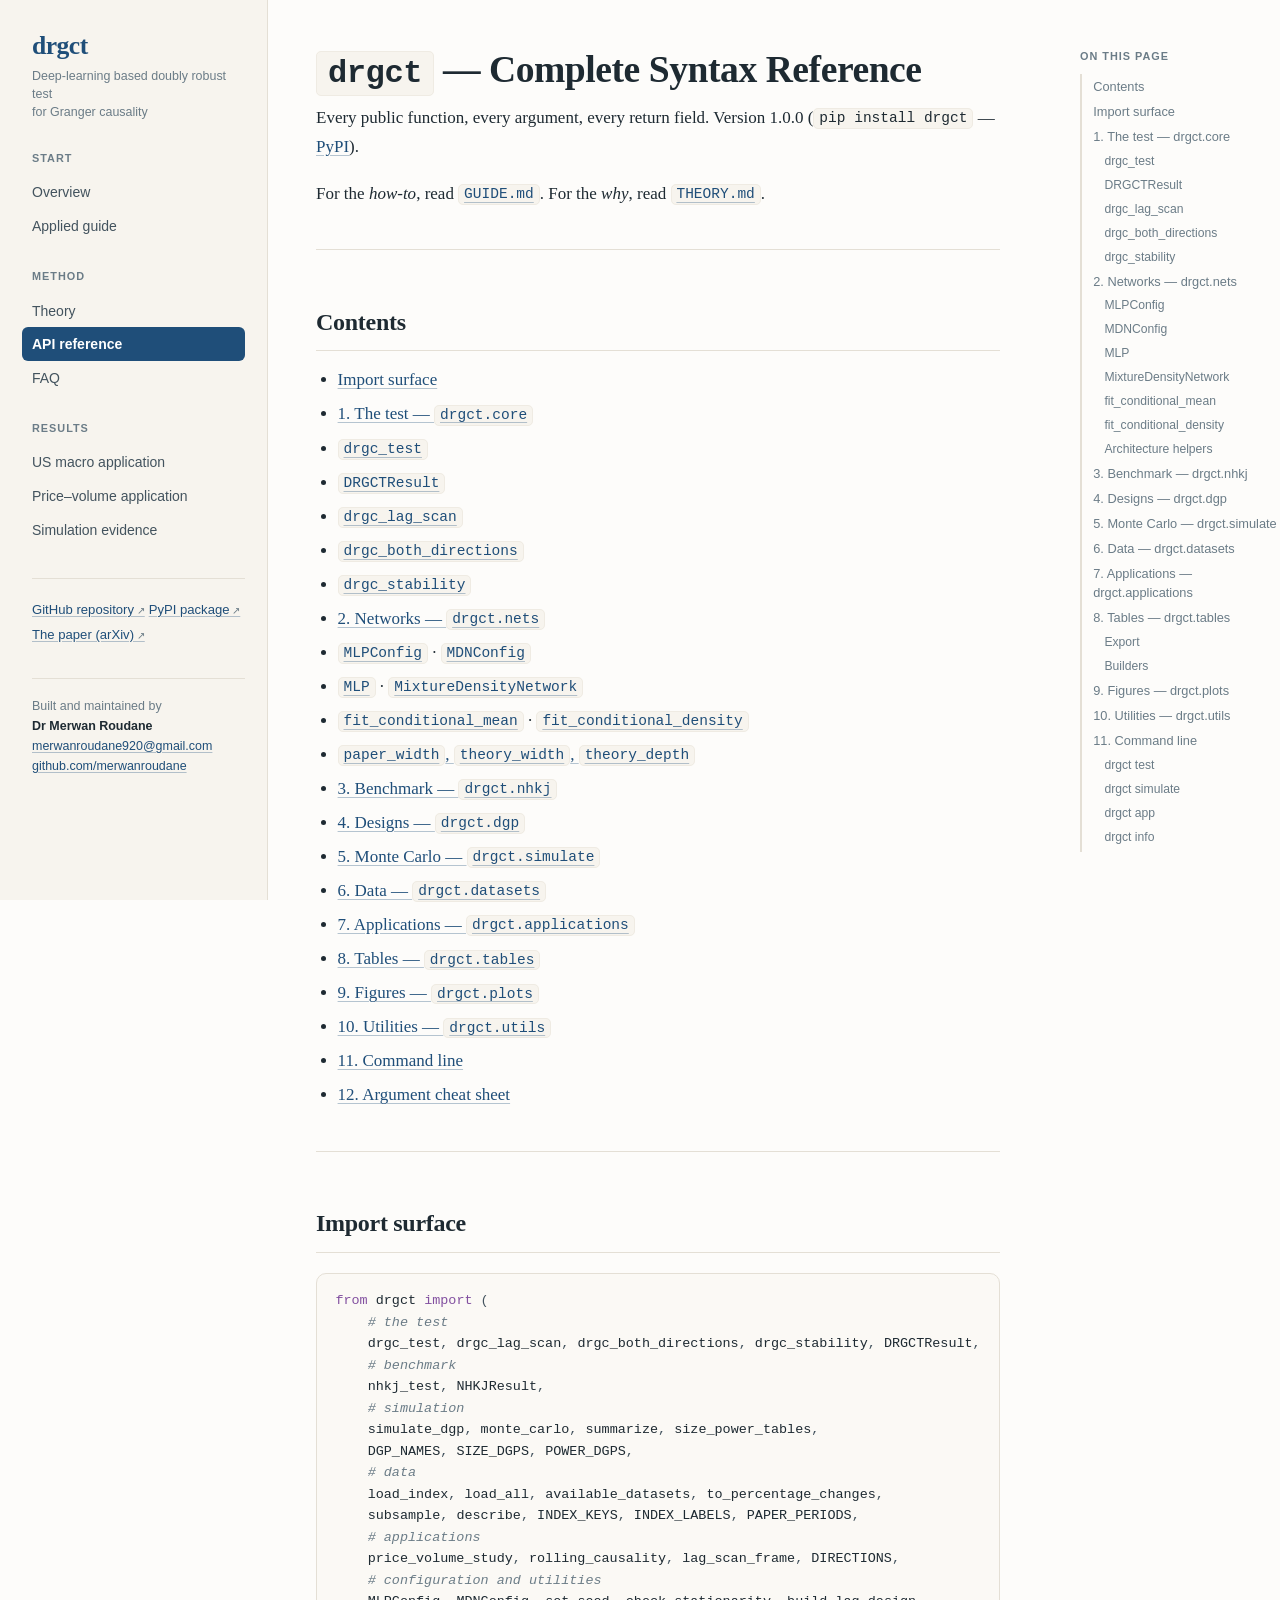
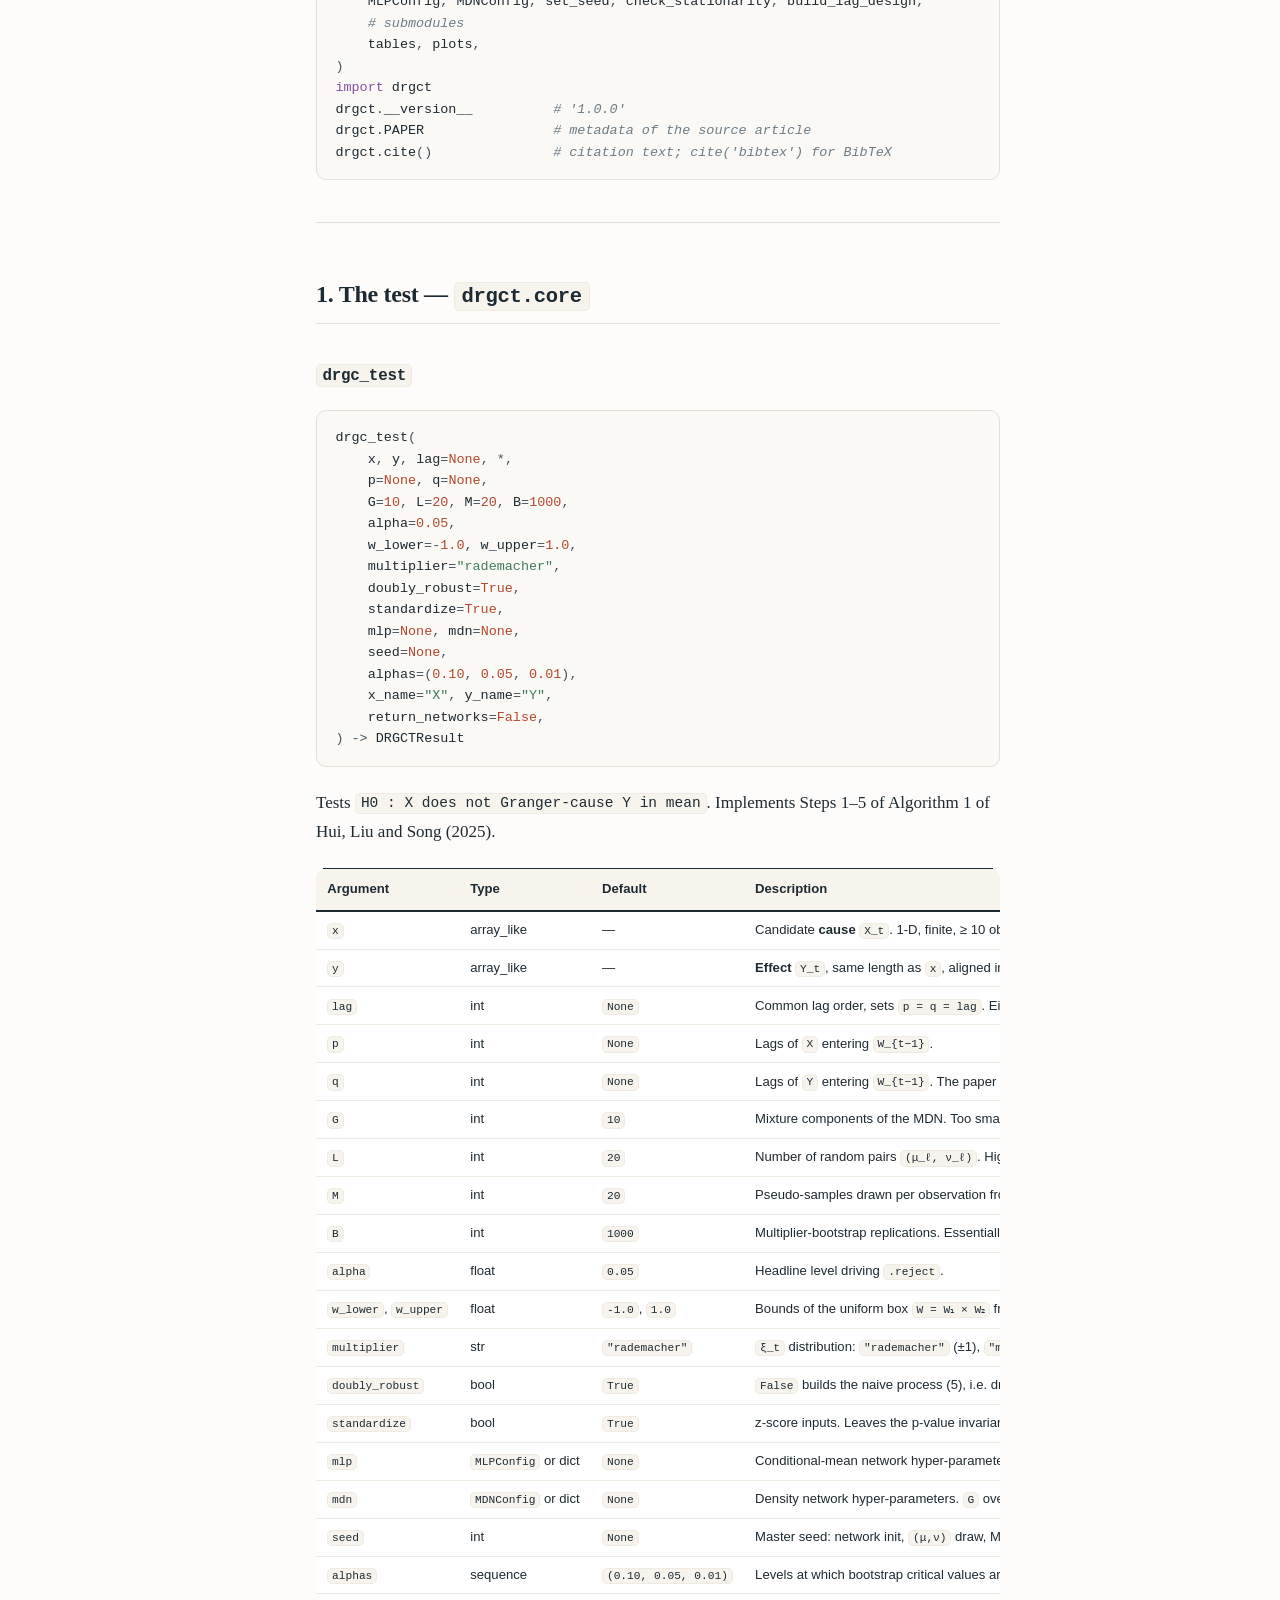
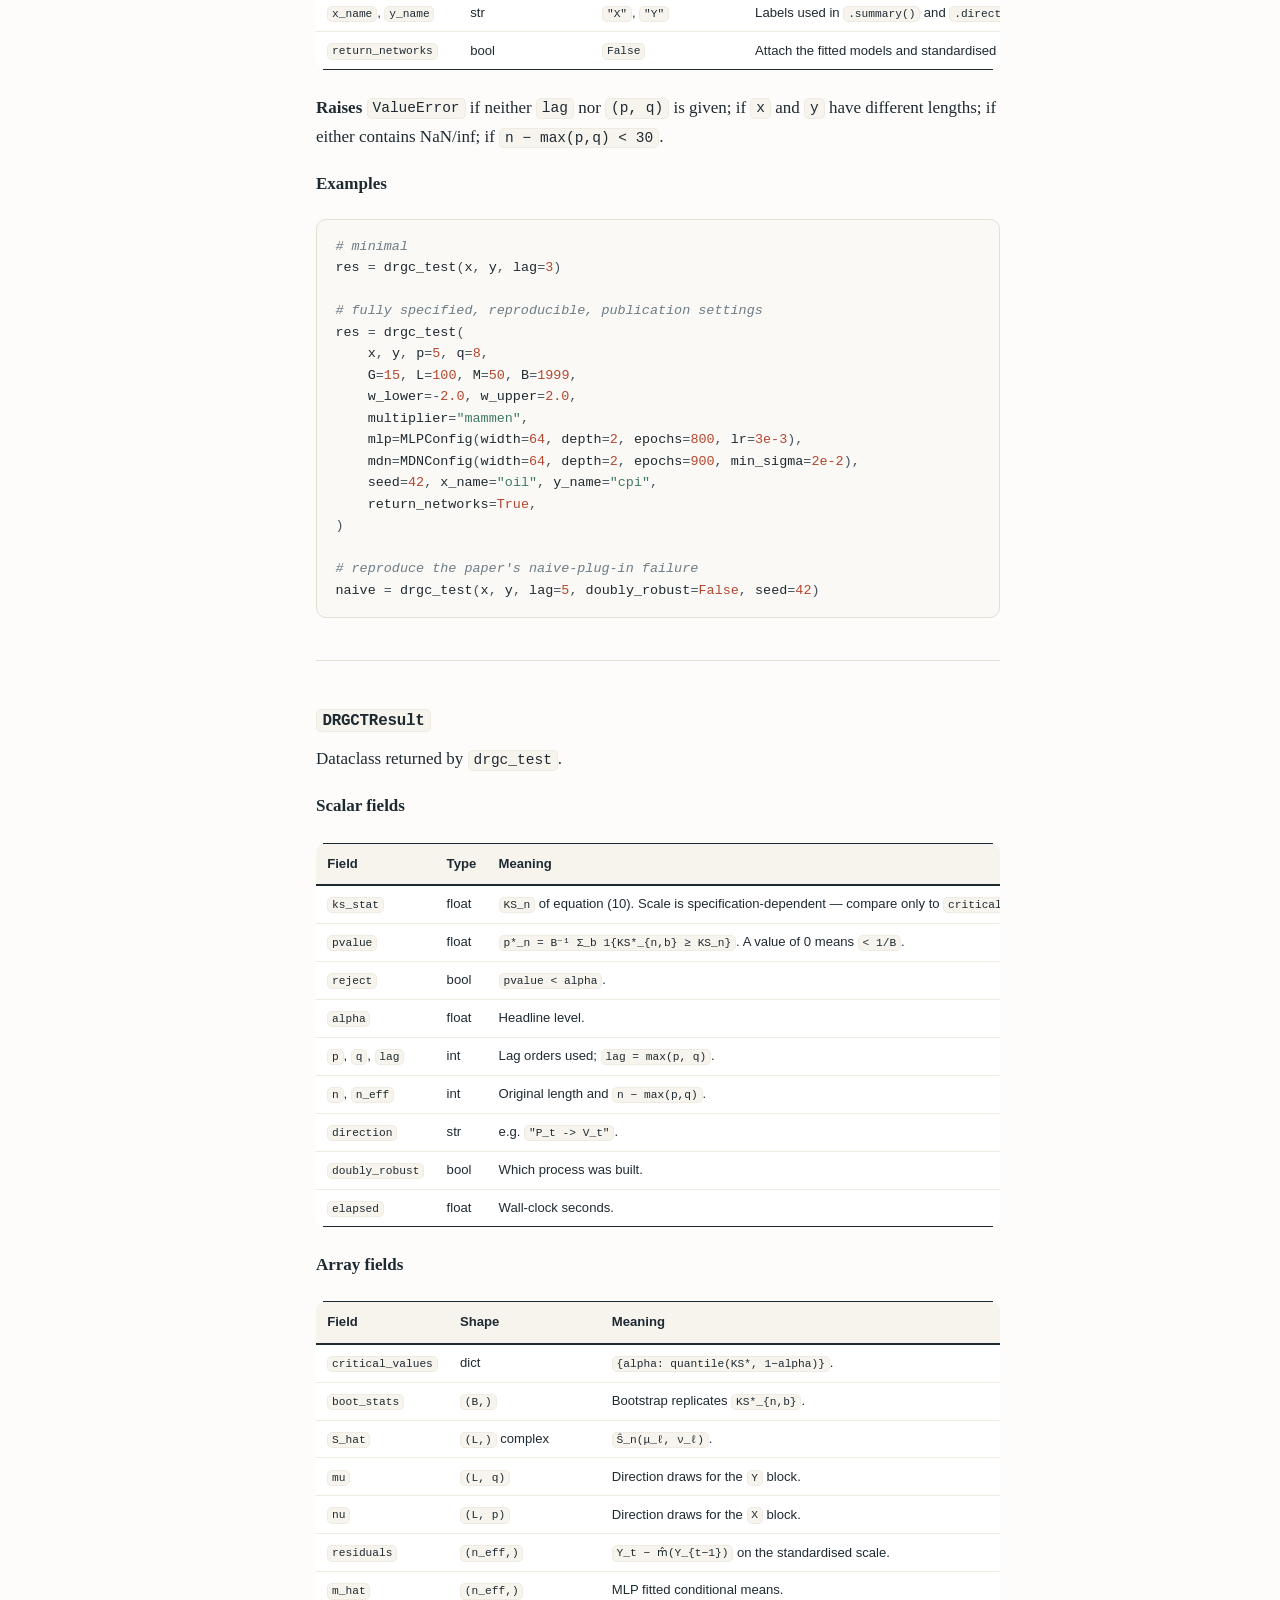
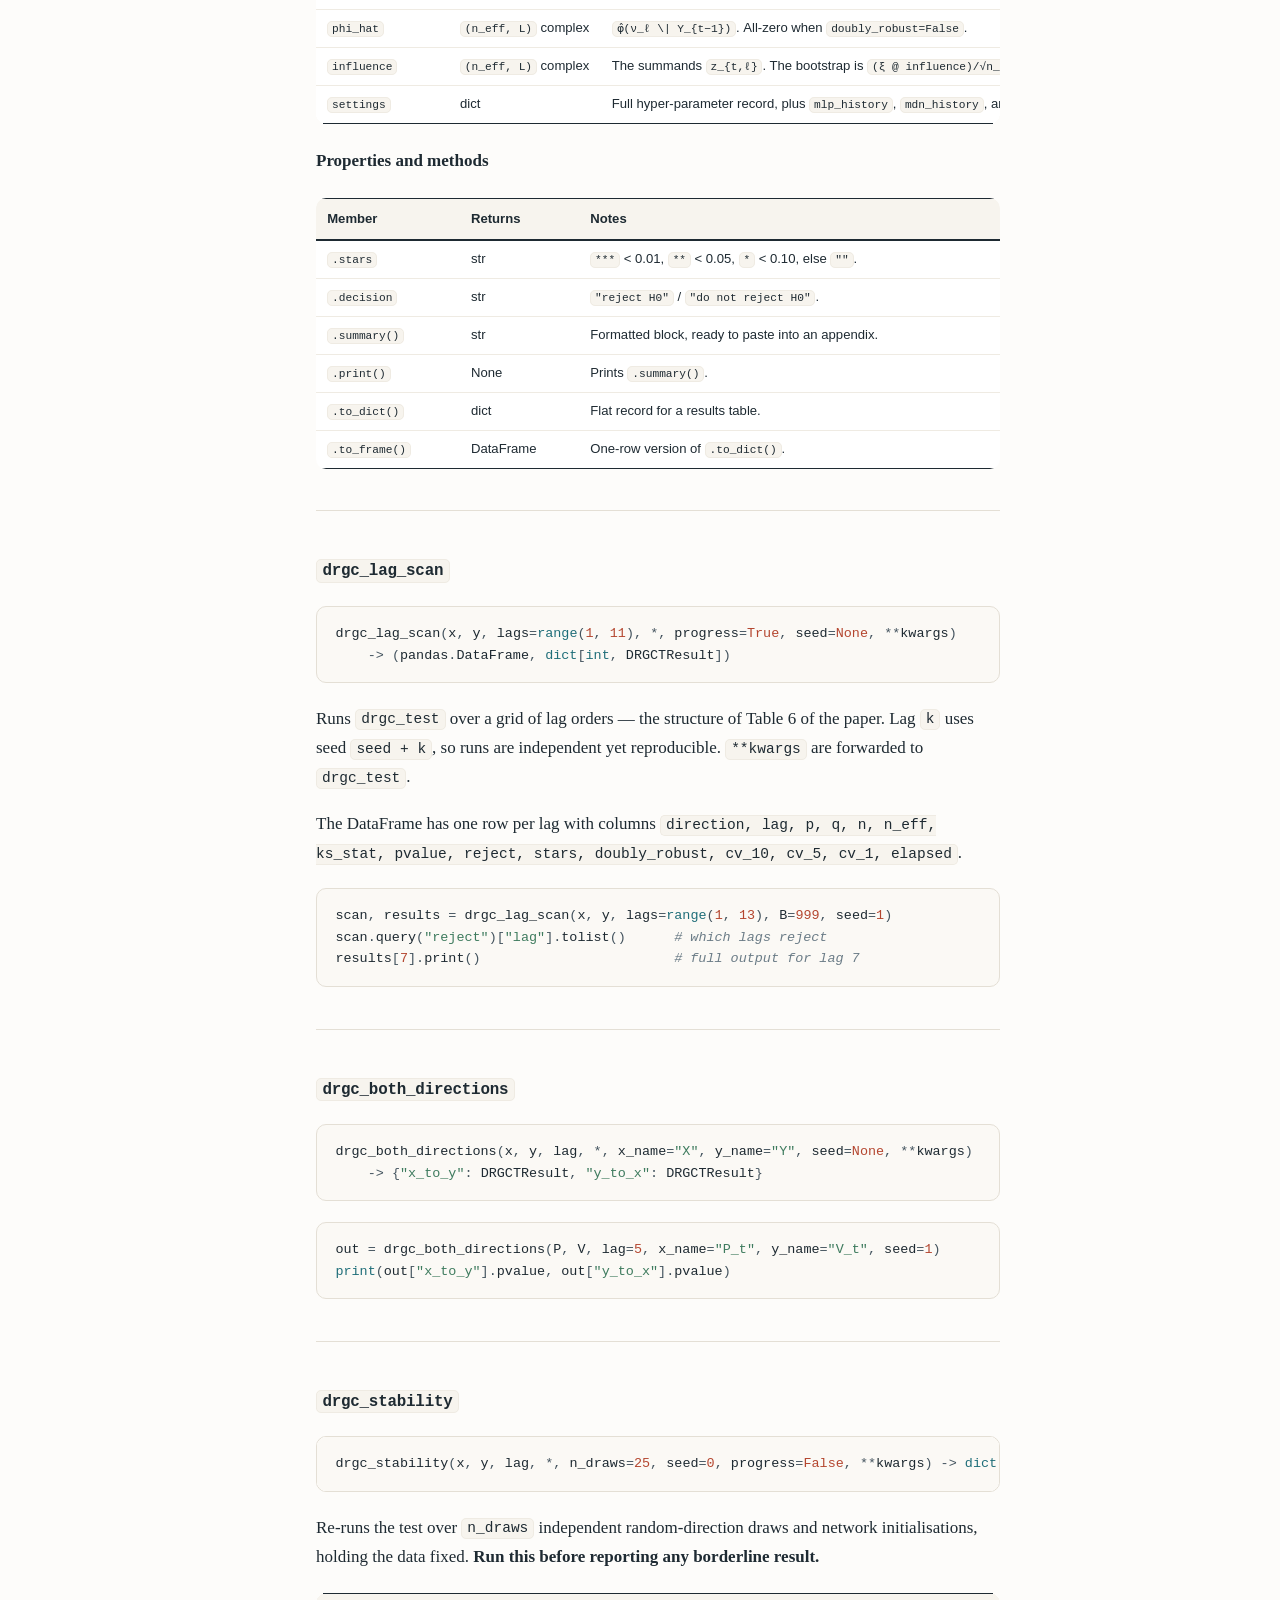
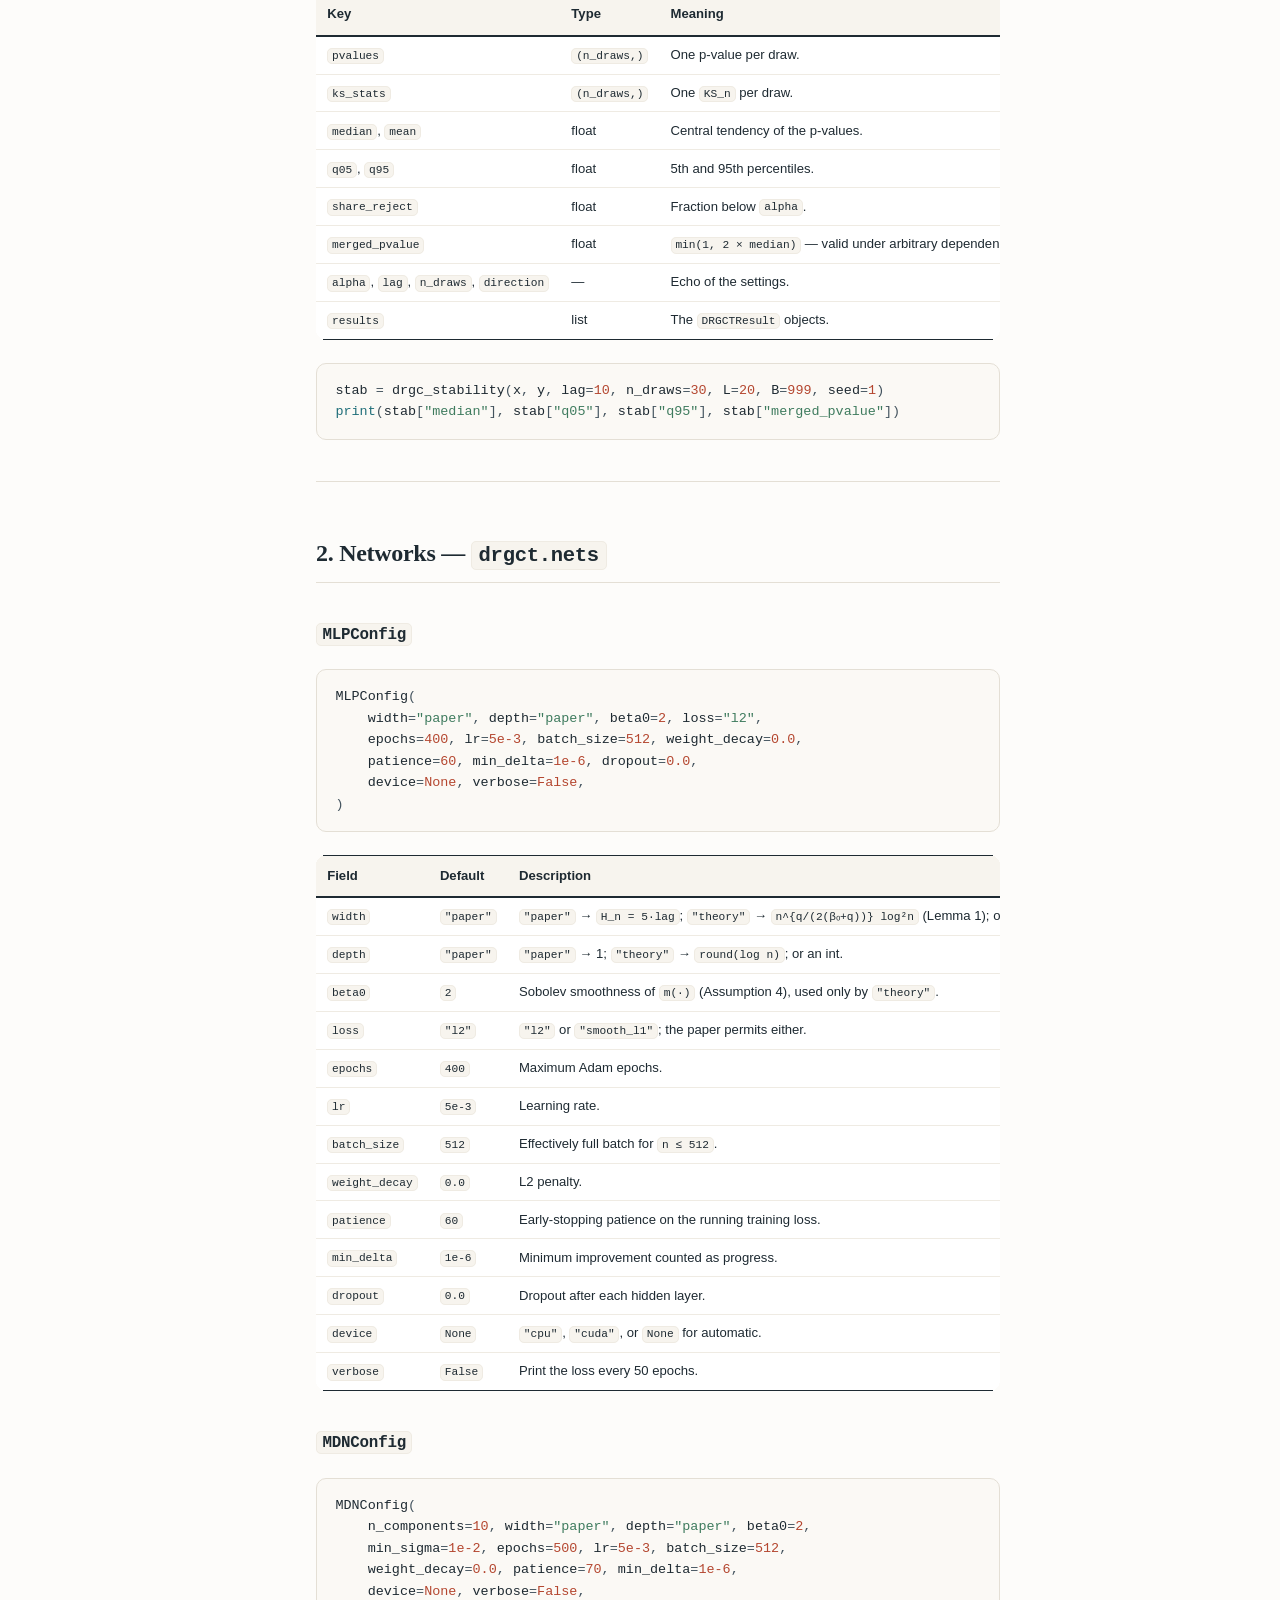
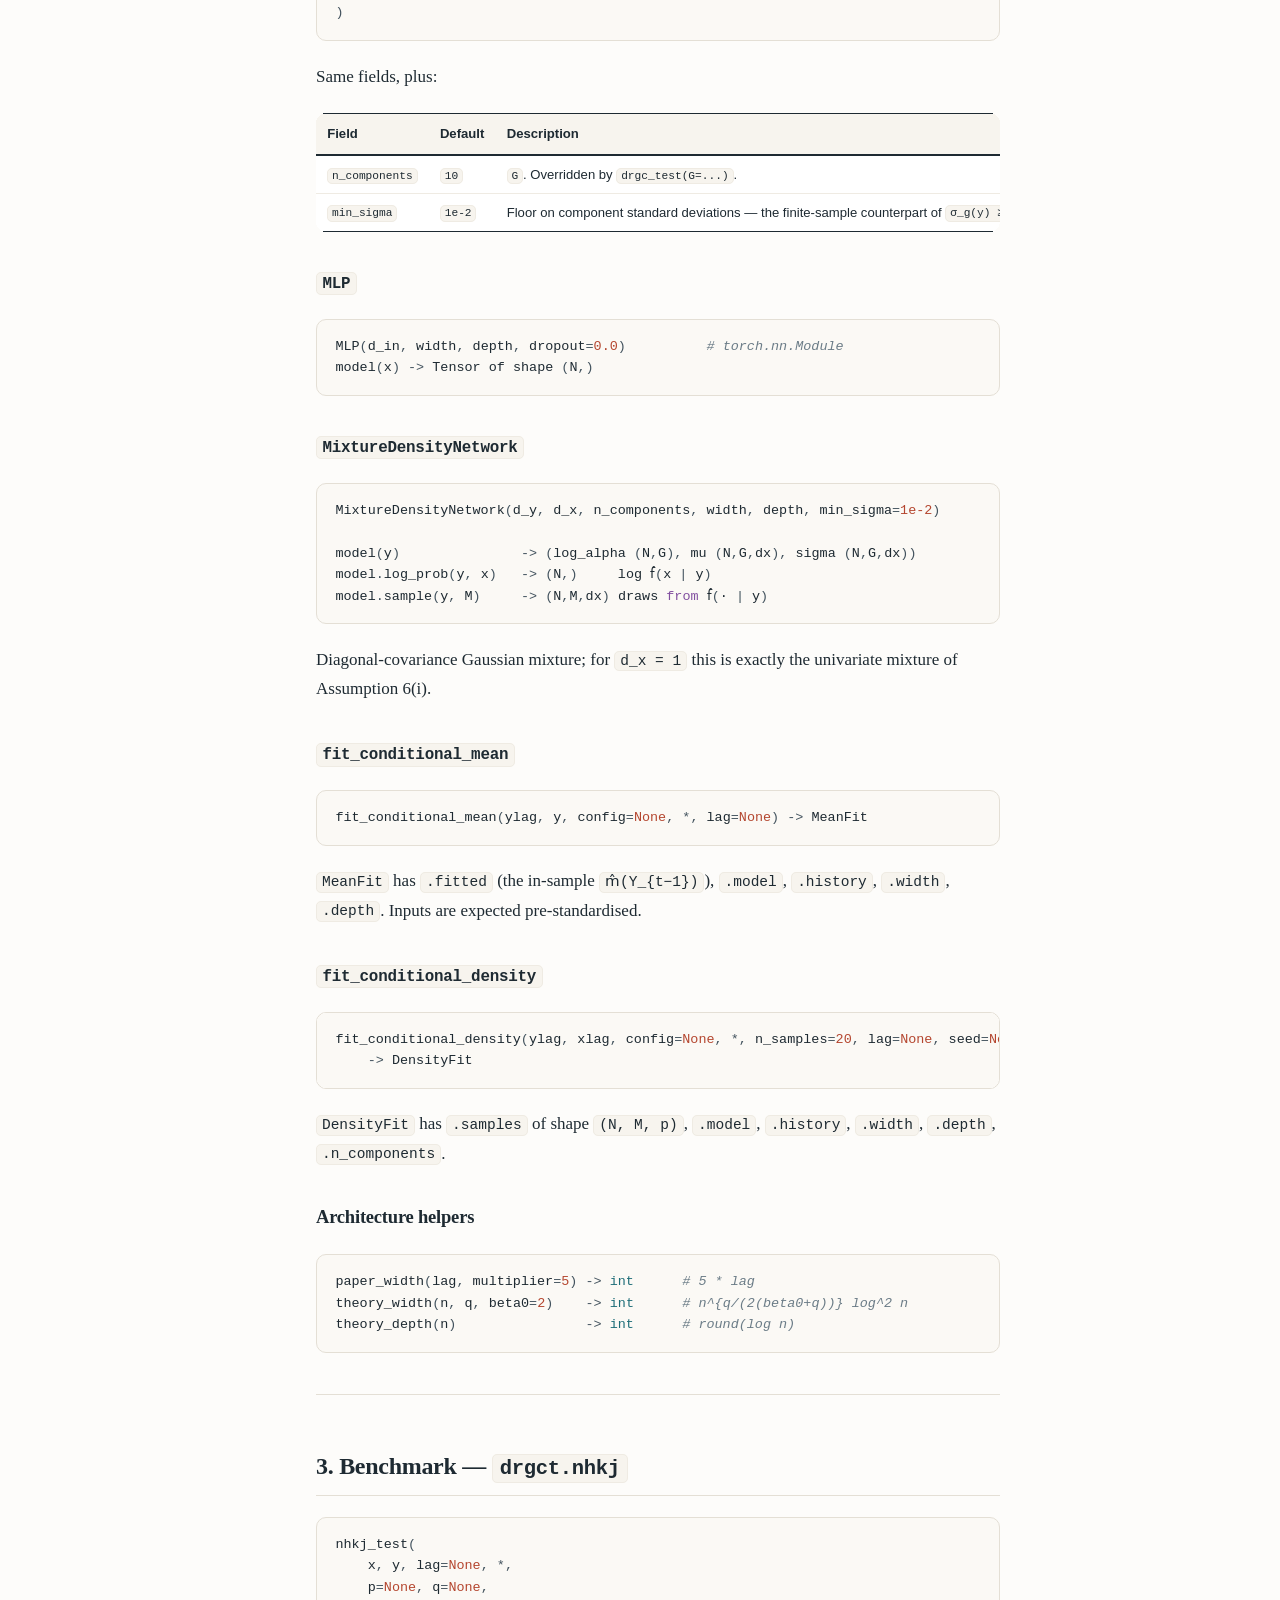
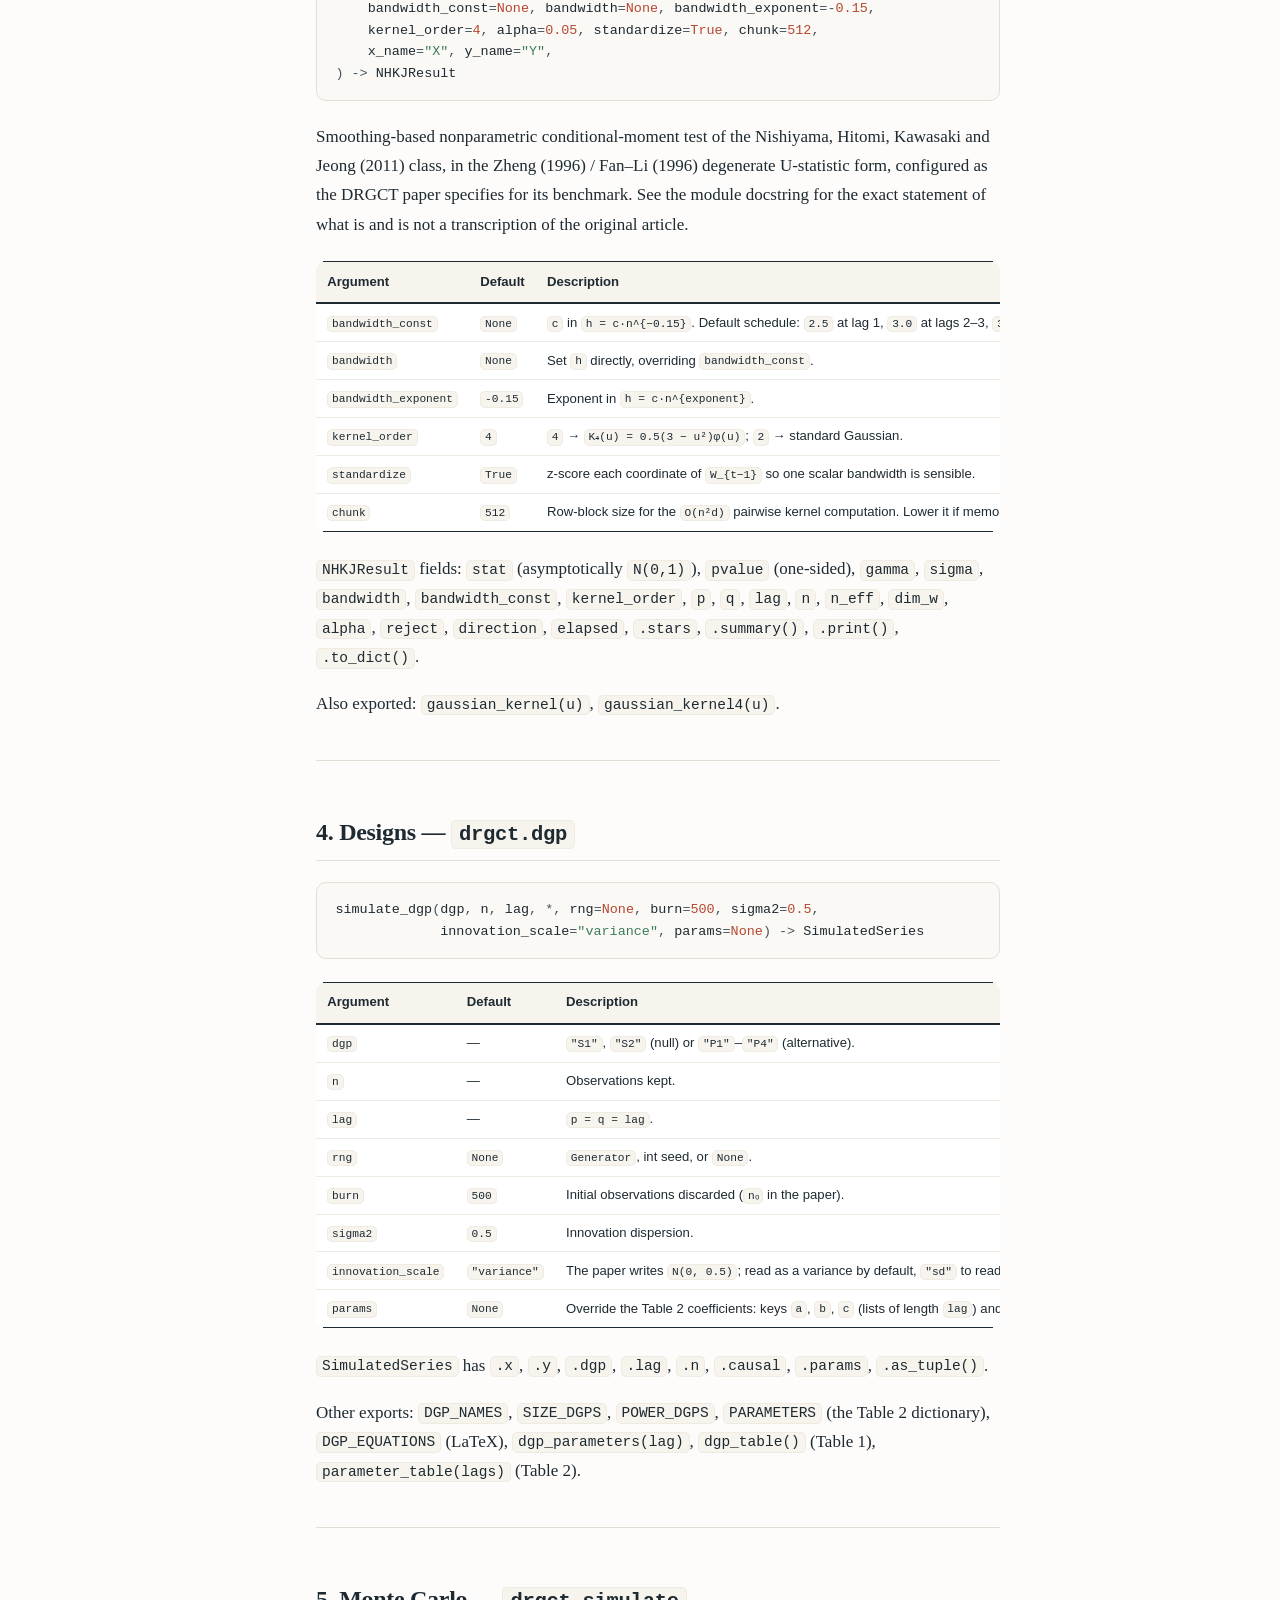
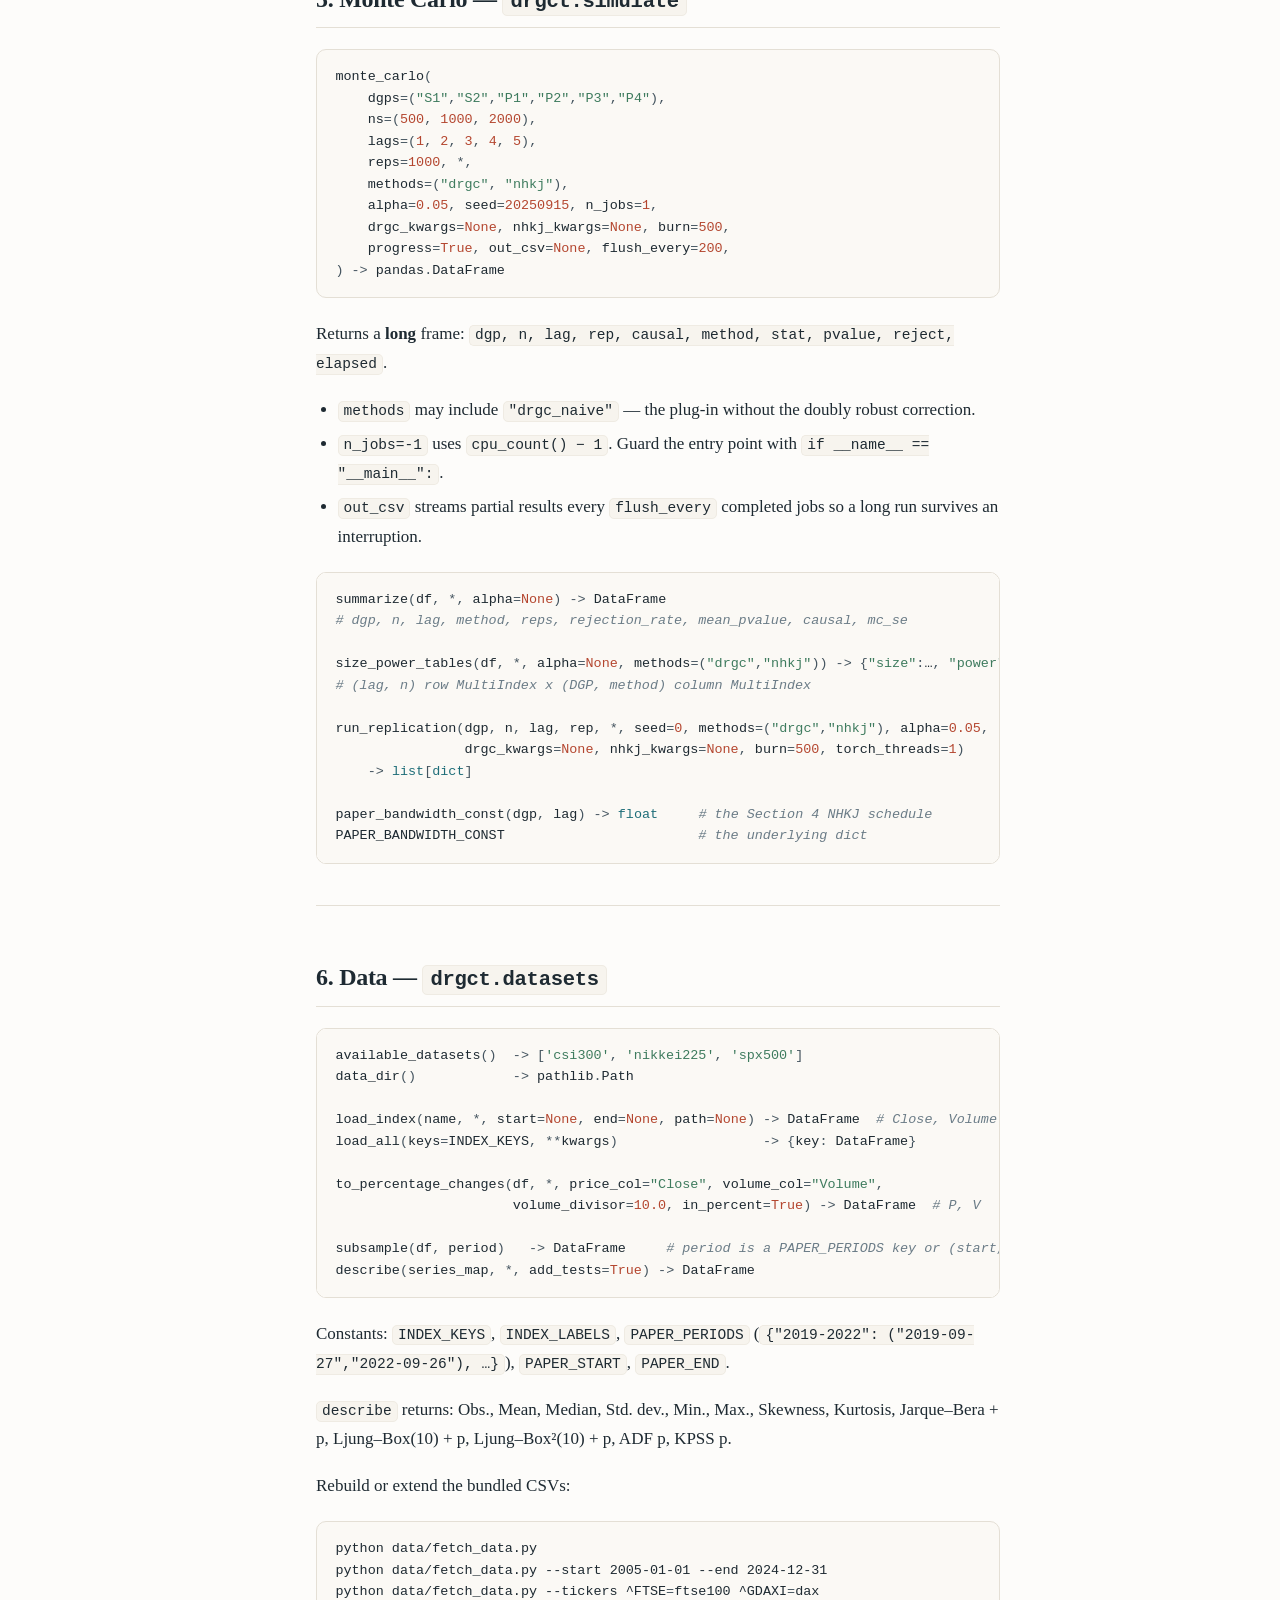
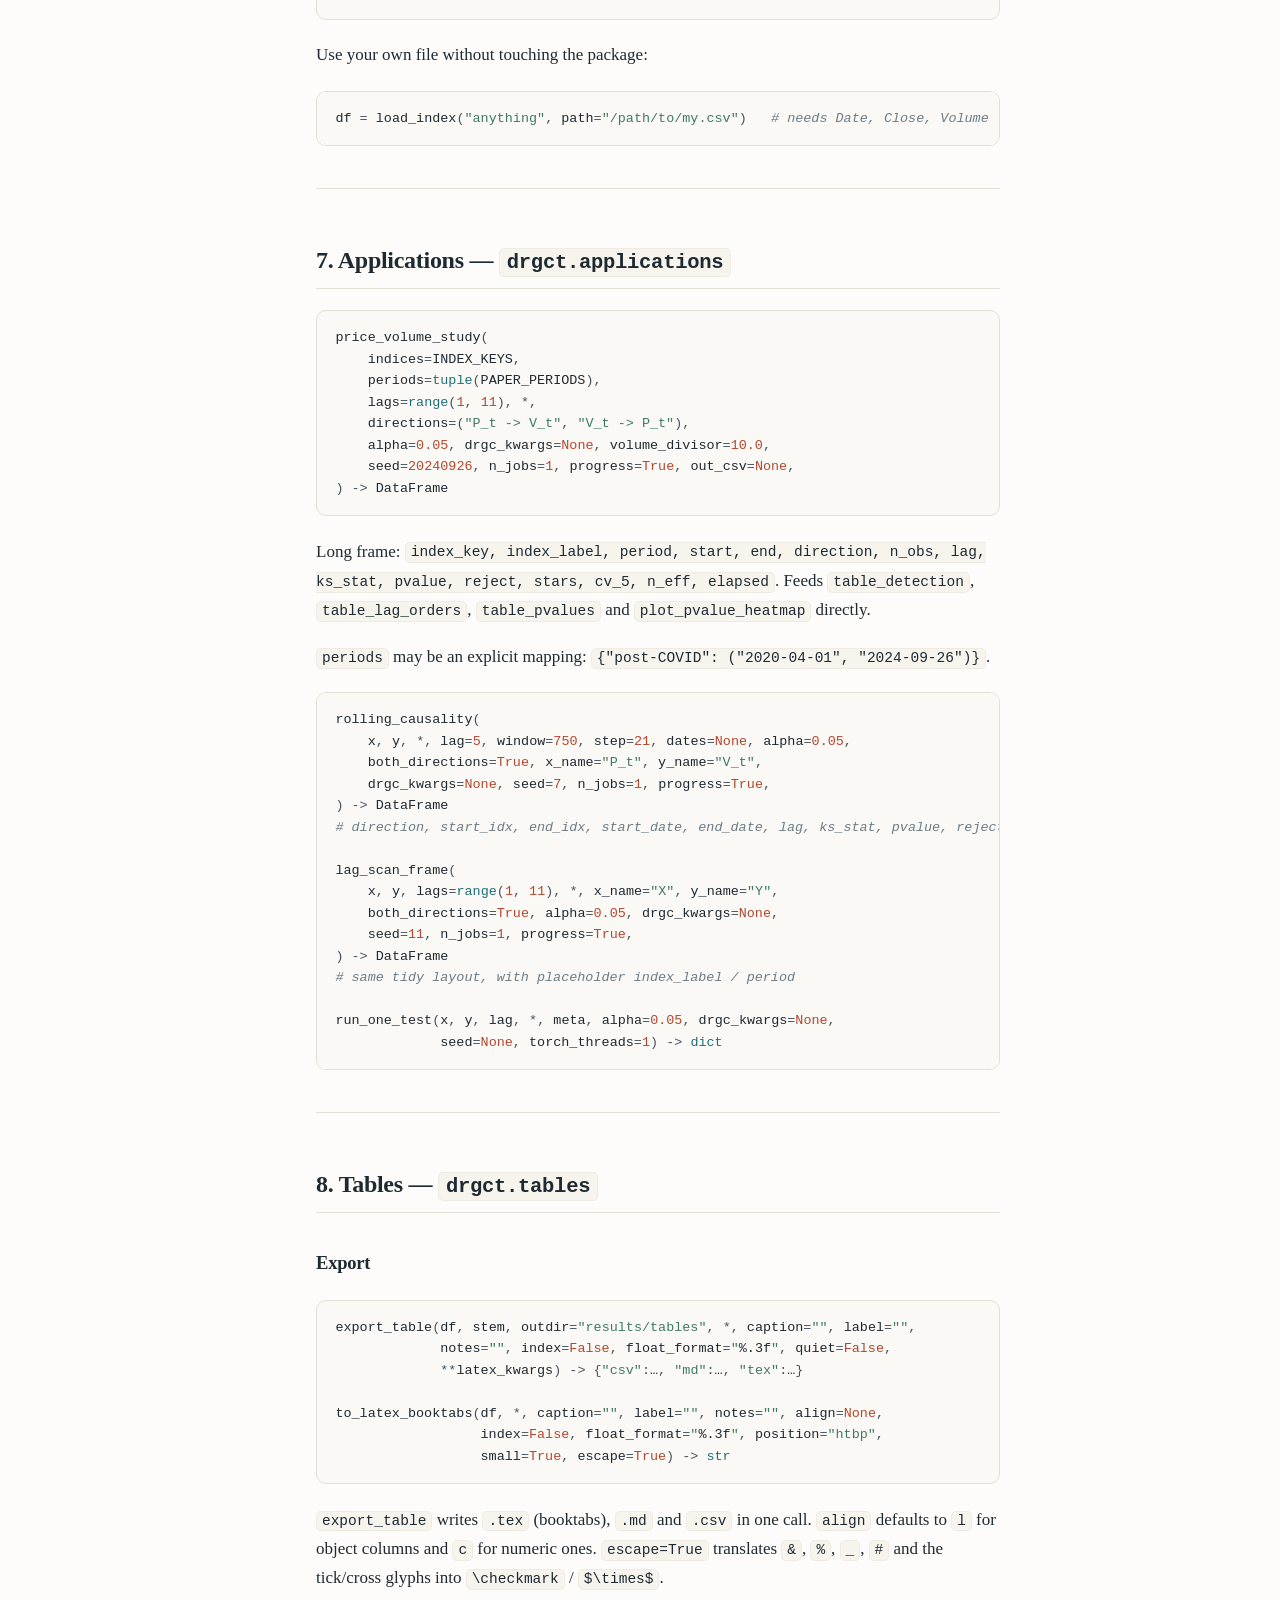
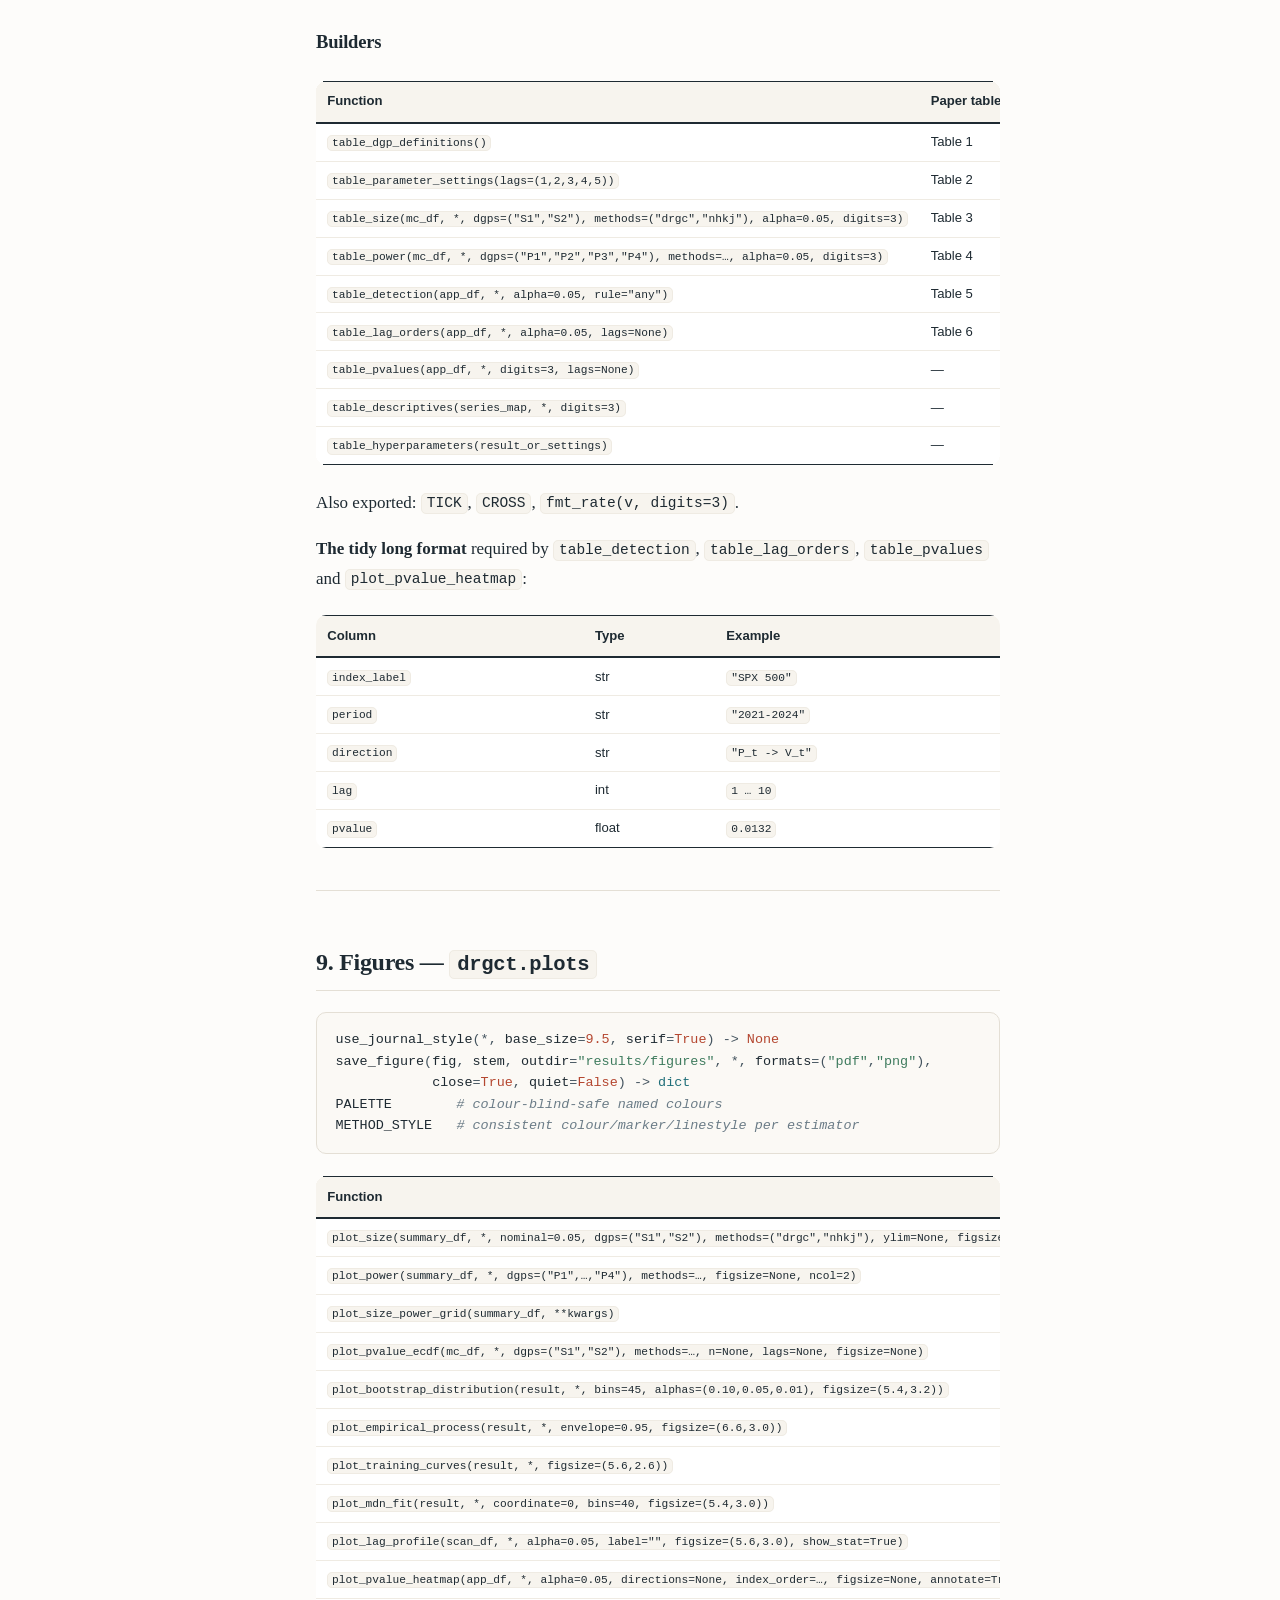
<file: docs/api.html>
<!doctype html>
<html lang="en">
<head>
<meta charset="utf-8">
<meta name="viewport" content="width=device-width, initial-scale=1">
<title>API reference — drgct</title>
<meta name="description" content="Every public function, every argument, every return field. Version 1.0.0 (pip install drgct — PyPI).">
<meta name="author" content="Dr Merwan Roudane">
<link rel="canonical" href="https://merwanroudane.github.io/DRGCT/api.html">
<meta property="og:type" content="website">
<meta property="og:title" content="API reference — drgct">
<meta property="og:description" content="Every public function, every argument, every return field. Version 1.0.0 (pip install drgct — PyPI).">
<meta property="og:url" content="https://merwanroudane.github.io/DRGCT/api.html">
<link rel="icon" href="data:image/svg+xml,<svg xmlns='http://www.w3.org/2000/svg' viewBox='0 0 100 100'><rect width='100' height='100' rx='18' fill='%231F4E79'/><text x='50' y='70' font-size='58' font-family='Georgia,serif' fill='white' text-anchor='middle'>D</text></svg>">
<link rel="stylesheet" href="assets/style.css">
</head>
<body>
<div class="layout">

<aside class="sidebar" id="sidebar">
  <a class="brand" href="index.html">
    <span class="mark">drgct</span>
    <span class="tagline">Deep-learning based doubly robust test<br>for Granger causality</span>
  </a>
  <button class="navtoggle" onclick="document.getElementById('sidebar').classList.toggle('open')">Menu</button>
  <nav>
    <div class="group">Start</div>
    <a href="index.html">Overview</a>
    <a href="guide.html">Applied guide</a>
    <div class="group">Method</div>
    <a href="theory.html">Theory</a>
    <a href="api.html" class="active">API reference</a>
    <a href="faq.html">FAQ</a>
    <div class="group">Results</div>
    <a href="macro.html">US macro application</a>
    <a href="finance.html">Price–volume application</a>
    <a href="simulation.html">Simulation evidence</a>
  </nav>
  <div class="ext">
    <a href="https://github.com/merwanroudane/DRGCT">GitHub repository</a>
    <a href="https://pypi.org/project/drgct/">PyPI package</a>
    <a href="https://arxiv.org/abs/2509.15798">The paper (arXiv)</a>
  </div>
  <div class="byline">
    Built and maintained by<br>
    <strong>Dr Merwan Roudane</strong><br>
    <a href="mailto:merwanroudane920@gmail.com">merwanroudane920@gmail.com</a><br>
    <a href="https://github.com/merwanroudane">github.com/merwanroudane</a>
  </div>
</aside>

<main class="main">
  <div class="content md-body">
<h1 id="drgct-complete-syntax-reference"><code>drgct</code> — Complete Syntax Reference</h1>
<p>Every public function, every argument, every return field. Version 1.0.0
(<code>pip install drgct</code> — <a href="https://pypi.org/project/drgct/">PyPI</a>).</p>
<p>For the <em>how-to</em>, read <a href="guide.html"><code>GUIDE.md</code></a>. For the <em>why</em>, read
<a href="theory.html"><code>THEORY.md</code></a>.</p>
<hr />
<h2 id="contents">Contents</h2>
<ul>
<li><a href="#import-surface">Import surface</a></li>
<li><a href="#1-the-test--drgctcore">1. The test — <code>drgct.core</code></a></li>
<li><a href="#drgc_test"><code>drgc_test</code></a></li>
<li><a href="#drgctresult"><code>DRGCTResult</code></a></li>
<li><a href="#drgc_lag_scan"><code>drgc_lag_scan</code></a></li>
<li><a href="#drgc_both_directions"><code>drgc_both_directions</code></a></li>
<li><a href="#drgc_stability"><code>drgc_stability</code></a></li>
<li><a href="#2-networks--drgctnets">2. Networks — <code>drgct.nets</code></a></li>
<li><a href="#mlpconfig"><code>MLPConfig</code></a> · <a href="#mdnconfig"><code>MDNConfig</code></a></li>
<li><a href="#mlp"><code>MLP</code></a> · <a href="#mixturedensitynetwork"><code>MixtureDensityNetwork</code></a></li>
<li><a href="#fit_conditional_mean"><code>fit_conditional_mean</code></a> · <a href="#fit_conditional_density"><code>fit_conditional_density</code></a></li>
<li><a href="#architecture-helpers"><code>paper_width</code>, <code>theory_width</code>, <code>theory_depth</code></a></li>
<li><a href="#3-benchmark--drgctnhkj">3. Benchmark — <code>drgct.nhkj</code></a></li>
<li><a href="#4-designs--drgctdgp">4. Designs — <code>drgct.dgp</code></a></li>
<li><a href="#5-monte-carlo--drgctsimulate">5. Monte Carlo — <code>drgct.simulate</code></a></li>
<li><a href="#6-data--drgctdatasets">6. Data — <code>drgct.datasets</code></a></li>
<li><a href="#7-applications--drgctapplications">7. Applications — <code>drgct.applications</code></a></li>
<li><a href="#8-tables--drgcttables">8. Tables — <code>drgct.tables</code></a></li>
<li><a href="#9-figures--drgctplots">9. Figures — <code>drgct.plots</code></a></li>
<li><a href="#10-utilities--drgctutils">10. Utilities — <code>drgct.utils</code></a></li>
<li><a href="#11-command-line">11. Command line</a></li>
<li><a href="#12-argument-cheat-sheet">12. Argument cheat sheet</a></li>
</ul>
<hr />
<h2 id="import-surface">Import surface</h2>
<div class="codehilite"><pre><span></span><code><span class="kn">from</span><span class="w"> </span><span class="nn">drgct</span><span class="w"> </span><span class="kn">import</span> <span class="p">(</span>
    <span class="c1"># the test</span>
    <span class="n">drgc_test</span><span class="p">,</span> <span class="n">drgc_lag_scan</span><span class="p">,</span> <span class="n">drgc_both_directions</span><span class="p">,</span> <span class="n">drgc_stability</span><span class="p">,</span> <span class="n">DRGCTResult</span><span class="p">,</span>
    <span class="c1"># benchmark</span>
    <span class="n">nhkj_test</span><span class="p">,</span> <span class="n">NHKJResult</span><span class="p">,</span>
    <span class="c1"># simulation</span>
    <span class="n">simulate_dgp</span><span class="p">,</span> <span class="n">monte_carlo</span><span class="p">,</span> <span class="n">summarize</span><span class="p">,</span> <span class="n">size_power_tables</span><span class="p">,</span>
    <span class="n">DGP_NAMES</span><span class="p">,</span> <span class="n">SIZE_DGPS</span><span class="p">,</span> <span class="n">POWER_DGPS</span><span class="p">,</span>
    <span class="c1"># data</span>
    <span class="n">load_index</span><span class="p">,</span> <span class="n">load_all</span><span class="p">,</span> <span class="n">available_datasets</span><span class="p">,</span> <span class="n">to_percentage_changes</span><span class="p">,</span>
    <span class="n">subsample</span><span class="p">,</span> <span class="n">describe</span><span class="p">,</span> <span class="n">INDEX_KEYS</span><span class="p">,</span> <span class="n">INDEX_LABELS</span><span class="p">,</span> <span class="n">PAPER_PERIODS</span><span class="p">,</span>
    <span class="c1"># applications</span>
    <span class="n">price_volume_study</span><span class="p">,</span> <span class="n">rolling_causality</span><span class="p">,</span> <span class="n">lag_scan_frame</span><span class="p">,</span> <span class="n">DIRECTIONS</span><span class="p">,</span>
    <span class="c1"># configuration and utilities</span>
    <span class="n">MLPConfig</span><span class="p">,</span> <span class="n">MDNConfig</span><span class="p">,</span> <span class="n">set_seed</span><span class="p">,</span> <span class="n">check_stationarity</span><span class="p">,</span> <span class="n">build_lag_design</span><span class="p">,</span>
    <span class="c1"># submodules</span>
    <span class="n">tables</span><span class="p">,</span> <span class="n">plots</span><span class="p">,</span>
<span class="p">)</span>
<span class="kn">import</span><span class="w"> </span><span class="nn">drgct</span>
<span class="n">drgct</span><span class="o">.</span><span class="n">__version__</span>          <span class="c1"># &#39;1.0.0&#39;</span>
<span class="n">drgct</span><span class="o">.</span><span class="n">PAPER</span>                <span class="c1"># metadata of the source article</span>
<span class="n">drgct</span><span class="o">.</span><span class="n">cite</span><span class="p">()</span>               <span class="c1"># citation text; cite(&#39;bibtex&#39;) for BibTeX</span>
</code></pre></div>

<hr />
<h2 id="1-the-test-drgctcore">1. The test — <code>drgct.core</code></h2>
<h3 id="drgc_test"><code>drgc_test</code></h3>
<div class="codehilite"><pre><span></span><code><span class="n">drgc_test</span><span class="p">(</span>
    <span class="n">x</span><span class="p">,</span> <span class="n">y</span><span class="p">,</span> <span class="n">lag</span><span class="o">=</span><span class="kc">None</span><span class="p">,</span> <span class="o">*</span><span class="p">,</span>
    <span class="n">p</span><span class="o">=</span><span class="kc">None</span><span class="p">,</span> <span class="n">q</span><span class="o">=</span><span class="kc">None</span><span class="p">,</span>
    <span class="n">G</span><span class="o">=</span><span class="mi">10</span><span class="p">,</span> <span class="n">L</span><span class="o">=</span><span class="mi">20</span><span class="p">,</span> <span class="n">M</span><span class="o">=</span><span class="mi">20</span><span class="p">,</span> <span class="n">B</span><span class="o">=</span><span class="mi">1000</span><span class="p">,</span>
    <span class="n">alpha</span><span class="o">=</span><span class="mf">0.05</span><span class="p">,</span>
    <span class="n">w_lower</span><span class="o">=-</span><span class="mf">1.0</span><span class="p">,</span> <span class="n">w_upper</span><span class="o">=</span><span class="mf">1.0</span><span class="p">,</span>
    <span class="n">multiplier</span><span class="o">=</span><span class="s2">&quot;rademacher&quot;</span><span class="p">,</span>
    <span class="n">doubly_robust</span><span class="o">=</span><span class="kc">True</span><span class="p">,</span>
    <span class="n">standardize</span><span class="o">=</span><span class="kc">True</span><span class="p">,</span>
    <span class="n">mlp</span><span class="o">=</span><span class="kc">None</span><span class="p">,</span> <span class="n">mdn</span><span class="o">=</span><span class="kc">None</span><span class="p">,</span>
    <span class="n">seed</span><span class="o">=</span><span class="kc">None</span><span class="p">,</span>
    <span class="n">alphas</span><span class="o">=</span><span class="p">(</span><span class="mf">0.10</span><span class="p">,</span> <span class="mf">0.05</span><span class="p">,</span> <span class="mf">0.01</span><span class="p">),</span>
    <span class="n">x_name</span><span class="o">=</span><span class="s2">&quot;X&quot;</span><span class="p">,</span> <span class="n">y_name</span><span class="o">=</span><span class="s2">&quot;Y&quot;</span><span class="p">,</span>
    <span class="n">return_networks</span><span class="o">=</span><span class="kc">False</span><span class="p">,</span>
<span class="p">)</span> <span class="o">-&gt;</span> <span class="n">DRGCTResult</span>
</code></pre></div>

<p>Tests <code>H0 : X does not Granger-cause Y in mean</code>. Implements Steps 1–5 of
Algorithm 1 of Hui, Liu and Song (2025).</p>
<div class="table-wrap"><table>
<thead>
<tr>
<th>Argument</th>
<th>Type</th>
<th>Default</th>
<th>Description</th>
</tr>
</thead>
<tbody>
<tr>
<td><code>x</code></td>
<td>array_like</td>
<td>—</td>
<td>Candidate <strong>cause</strong> <code>X_t</code>. 1-D, finite, ≥ 10 observations. Accepts list, ndarray, <code>pandas.Series</code>.</td>
</tr>
<tr>
<td><code>y</code></td>
<td>array_like</td>
<td>—</td>
<td><strong>Effect</strong> <code>Y_t</code>, same length as <code>x</code>, aligned in calendar time.</td>
</tr>
<tr>
<td><code>lag</code></td>
<td>int</td>
<td><code>None</code></td>
<td>Common lag order, sets <code>p = q = lag</code>. Either <code>lag</code> or both <code>p</code> and <code>q</code> are required.</td>
</tr>
<tr>
<td><code>p</code></td>
<td>int</td>
<td><code>None</code></td>
<td>Lags of <code>X</code> entering <code>W_{t−1}</code>.</td>
</tr>
<tr>
<td><code>q</code></td>
<td>int</td>
<td><code>None</code></td>
<td>Lags of <code>Y</code> entering <code>W_{t−1}</code>. The paper maintains <code>p ≤ q</code>; <code>p &gt; q</code> is allowed and starts the effective sample at <code>max(p,q)+1</code>.</td>
</tr>
<tr>
<td><code>G</code></td>
<td>int</td>
<td><code>10</code></td>
<td>Mixture components of the MDN. Too small → bias → size distortion; too large → variance.</td>
</tr>
<tr>
<td><code>L</code></td>
<td>int</td>
<td><code>20</code></td>
<td>Number of random pairs <code>(μ_ℓ, ν_ℓ)</code>. Higher → more power, more cost (linear), less simulation noise.</td>
</tr>
<tr>
<td><code>M</code></td>
<td>int</td>
<td><code>20</code></td>
<td>Pseudo-samples drawn per observation from the fitted conditional density.</td>
</tr>
<tr>
<td><code>B</code></td>
<td>int</td>
<td><code>1000</code></td>
<td>Multiplier-bootstrap replications. Essentially free — no re-estimation.</td>
</tr>
<tr>
<td><code>alpha</code></td>
<td>float</td>
<td><code>0.05</code></td>
<td>Headline level driving <code>.reject</code>.</td>
</tr>
<tr>
<td><code>w_lower</code>, <code>w_upper</code></td>
<td>float</td>
<td><code>-1.0</code>, <code>1.0</code></td>
<td>Bounds of the uniform box <code>W = W₁ × W₂</code> from which directions are drawn.</td>
</tr>
<tr>
<td><code>multiplier</code></td>
<td>str</td>
<td><code>"rademacher"</code></td>
<td><code>ξ_t</code> distribution: <code>"rademacher"</code> (±1), <code>"mammen"</code>, <code>"normal"</code>. The first two have bounded support, as Theorem 4 requires.</td>
</tr>
<tr>
<td><code>doubly_robust</code></td>
<td>bool</td>
<td><code>True</code></td>
<td><code>False</code> builds the naive process (5), i.e. drops <code>φ̂(ν \| Y_{t−1})</code>. Provided to reproduce the size failure of Section 4. <strong>Never use for inference.</strong></td>
</tr>
<tr>
<td><code>standardize</code></td>
<td>bool</td>
<td><code>True</code></td>
<td>z-score inputs. Leaves the p-value invariant; greatly stabilises training.</td>
</tr>
<tr>
<td><code>mlp</code></td>
<td><code>MLPConfig</code> or dict</td>
<td><code>None</code></td>
<td>Conditional-mean network hyper-parameters. A dict is splatted into <code>MLPConfig</code>.</td>
</tr>
<tr>
<td><code>mdn</code></td>
<td><code>MDNConfig</code> or dict</td>
<td><code>None</code></td>
<td>Density network hyper-parameters. <code>G</code> overrides <code>mdn.n_components</code>.</td>
</tr>
<tr>
<td><code>seed</code></td>
<td>int</td>
<td><code>None</code></td>
<td>Master seed: network init, <code>(μ,ν)</code> draw, MDN samples, bootstrap multipliers.</td>
</tr>
<tr>
<td><code>alphas</code></td>
<td>sequence</td>
<td><code>(0.10, 0.05, 0.01)</code></td>
<td>Levels at which bootstrap critical values are reported.</td>
</tr>
<tr>
<td><code>x_name</code>, <code>y_name</code></td>
<td>str</td>
<td><code>"X"</code>, <code>"Y"</code></td>
<td>Labels used in <code>.summary()</code> and <code>.direction</code>.</td>
</tr>
<tr>
<td><code>return_networks</code></td>
<td>bool</td>
<td><code>False</code></td>
<td>Attach the fitted models and standardised inputs to <code>result.settings["networks"]</code>. Required by <code>plot_mdn_fit</code>.</td>
</tr>
</tbody>
</table></div>
<p><strong>Raises</strong> <code>ValueError</code> if neither <code>lag</code> nor <code>(p, q)</code> is given; if <code>x</code> and <code>y</code>
have different lengths; if either contains NaN/inf; if <code>n − max(p,q) &lt; 30</code>.</p>
<p><strong>Examples</strong></p>
<div class="codehilite"><pre><span></span><code><span class="c1"># minimal</span>
<span class="n">res</span> <span class="o">=</span> <span class="n">drgc_test</span><span class="p">(</span><span class="n">x</span><span class="p">,</span> <span class="n">y</span><span class="p">,</span> <span class="n">lag</span><span class="o">=</span><span class="mi">3</span><span class="p">)</span>

<span class="c1"># fully specified, reproducible, publication settings</span>
<span class="n">res</span> <span class="o">=</span> <span class="n">drgc_test</span><span class="p">(</span>
    <span class="n">x</span><span class="p">,</span> <span class="n">y</span><span class="p">,</span> <span class="n">p</span><span class="o">=</span><span class="mi">5</span><span class="p">,</span> <span class="n">q</span><span class="o">=</span><span class="mi">8</span><span class="p">,</span>
    <span class="n">G</span><span class="o">=</span><span class="mi">15</span><span class="p">,</span> <span class="n">L</span><span class="o">=</span><span class="mi">100</span><span class="p">,</span> <span class="n">M</span><span class="o">=</span><span class="mi">50</span><span class="p">,</span> <span class="n">B</span><span class="o">=</span><span class="mi">1999</span><span class="p">,</span>
    <span class="n">w_lower</span><span class="o">=-</span><span class="mf">2.0</span><span class="p">,</span> <span class="n">w_upper</span><span class="o">=</span><span class="mf">2.0</span><span class="p">,</span>
    <span class="n">multiplier</span><span class="o">=</span><span class="s2">&quot;mammen&quot;</span><span class="p">,</span>
    <span class="n">mlp</span><span class="o">=</span><span class="n">MLPConfig</span><span class="p">(</span><span class="n">width</span><span class="o">=</span><span class="mi">64</span><span class="p">,</span> <span class="n">depth</span><span class="o">=</span><span class="mi">2</span><span class="p">,</span> <span class="n">epochs</span><span class="o">=</span><span class="mi">800</span><span class="p">,</span> <span class="n">lr</span><span class="o">=</span><span class="mf">3e-3</span><span class="p">),</span>
    <span class="n">mdn</span><span class="o">=</span><span class="n">MDNConfig</span><span class="p">(</span><span class="n">width</span><span class="o">=</span><span class="mi">64</span><span class="p">,</span> <span class="n">depth</span><span class="o">=</span><span class="mi">2</span><span class="p">,</span> <span class="n">epochs</span><span class="o">=</span><span class="mi">900</span><span class="p">,</span> <span class="n">min_sigma</span><span class="o">=</span><span class="mf">2e-2</span><span class="p">),</span>
    <span class="n">seed</span><span class="o">=</span><span class="mi">42</span><span class="p">,</span> <span class="n">x_name</span><span class="o">=</span><span class="s2">&quot;oil&quot;</span><span class="p">,</span> <span class="n">y_name</span><span class="o">=</span><span class="s2">&quot;cpi&quot;</span><span class="p">,</span>
    <span class="n">return_networks</span><span class="o">=</span><span class="kc">True</span><span class="p">,</span>
<span class="p">)</span>

<span class="c1"># reproduce the paper&#39;s naive-plug-in failure</span>
<span class="n">naive</span> <span class="o">=</span> <span class="n">drgc_test</span><span class="p">(</span><span class="n">x</span><span class="p">,</span> <span class="n">y</span><span class="p">,</span> <span class="n">lag</span><span class="o">=</span><span class="mi">5</span><span class="p">,</span> <span class="n">doubly_robust</span><span class="o">=</span><span class="kc">False</span><span class="p">,</span> <span class="n">seed</span><span class="o">=</span><span class="mi">42</span><span class="p">)</span>
</code></pre></div>

<hr />
<h3 id="drgctresult"><code>DRGCTResult</code></h3>
<p>Dataclass returned by <code>drgc_test</code>.</p>
<p><strong>Scalar fields</strong></p>
<div class="table-wrap"><table>
<thead>
<tr>
<th>Field</th>
<th>Type</th>
<th>Meaning</th>
</tr>
</thead>
<tbody>
<tr>
<td><code>ks_stat</code></td>
<td>float</td>
<td><code>KS_n</code> of equation (10). Scale is specification-dependent — compare only to <code>critical_values</code>.</td>
</tr>
<tr>
<td><code>pvalue</code></td>
<td>float</td>
<td><code>p*_n = B⁻¹ Σ_b 1{KS*_{n,b} ≥ KS_n}</code>. A value of 0 means <code>&lt; 1/B</code>.</td>
</tr>
<tr>
<td><code>reject</code></td>
<td>bool</td>
<td><code>pvalue &lt; alpha</code>.</td>
</tr>
<tr>
<td><code>alpha</code></td>
<td>float</td>
<td>Headline level.</td>
</tr>
<tr>
<td><code>p</code>, <code>q</code>, <code>lag</code></td>
<td>int</td>
<td>Lag orders used; <code>lag = max(p, q)</code>.</td>
</tr>
<tr>
<td><code>n</code>, <code>n_eff</code></td>
<td>int</td>
<td>Original length and <code>n − max(p,q)</code>.</td>
</tr>
<tr>
<td><code>direction</code></td>
<td>str</td>
<td>e.g. <code>"P_t -&gt; V_t"</code>.</td>
</tr>
<tr>
<td><code>doubly_robust</code></td>
<td>bool</td>
<td>Which process was built.</td>
</tr>
<tr>
<td><code>elapsed</code></td>
<td>float</td>
<td>Wall-clock seconds.</td>
</tr>
</tbody>
</table></div>
<p><strong>Array fields</strong></p>
<div class="table-wrap"><table>
<thead>
<tr>
<th>Field</th>
<th>Shape</th>
<th>Meaning</th>
</tr>
</thead>
<tbody>
<tr>
<td><code>critical_values</code></td>
<td>dict</td>
<td><code>{alpha: quantile(KS*, 1−alpha)}</code>.</td>
</tr>
<tr>
<td><code>boot_stats</code></td>
<td><code>(B,)</code></td>
<td>Bootstrap replicates <code>KS*_{n,b}</code>.</td>
</tr>
<tr>
<td><code>S_hat</code></td>
<td><code>(L,)</code> complex</td>
<td><code>Ŝ_n(μ_ℓ, ν_ℓ)</code>.</td>
</tr>
<tr>
<td><code>mu</code></td>
<td><code>(L, q)</code></td>
<td>Direction draws for the <code>Y</code> block.</td>
</tr>
<tr>
<td><code>nu</code></td>
<td><code>(L, p)</code></td>
<td>Direction draws for the <code>X</code> block.</td>
</tr>
<tr>
<td><code>residuals</code></td>
<td><code>(n_eff,)</code></td>
<td><code>Y_t − m̂(Y_{t−1})</code> on the standardised scale.</td>
</tr>
<tr>
<td><code>m_hat</code></td>
<td><code>(n_eff,)</code></td>
<td>MLP fitted conditional means.</td>
</tr>
<tr>
<td><code>phi_hat</code></td>
<td><code>(n_eff, L)</code> complex</td>
<td><code>φ̂(ν_ℓ \| Y_{t−1})</code>. All-zero when <code>doubly_robust=False</code>.</td>
</tr>
<tr>
<td><code>influence</code></td>
<td><code>(n_eff, L)</code> complex</td>
<td>The summands <code>z_{t,ℓ}</code>. The bootstrap is <code>(ξ @ influence)/√n_eff</code>.</td>
</tr>
<tr>
<td><code>settings</code></td>
<td>dict</td>
<td>Full hyper-parameter record, plus <code>mlp_history</code>, <code>mdn_history</code>, and <code>networks</code> when requested.</td>
</tr>
</tbody>
</table></div>
<p><strong>Properties and methods</strong></p>
<div class="table-wrap"><table>
<thead>
<tr>
<th>Member</th>
<th>Returns</th>
<th>Notes</th>
</tr>
</thead>
<tbody>
<tr>
<td><code>.stars</code></td>
<td>str</td>
<td><code>***</code> &lt; 0.01, <code>**</code> &lt; 0.05, <code>*</code> &lt; 0.10, else <code>""</code>.</td>
</tr>
<tr>
<td><code>.decision</code></td>
<td>str</td>
<td><code>"reject H0"</code> / <code>"do not reject H0"</code>.</td>
</tr>
<tr>
<td><code>.summary()</code></td>
<td>str</td>
<td>Formatted block, ready to paste into an appendix.</td>
</tr>
<tr>
<td><code>.print()</code></td>
<td>None</td>
<td>Prints <code>.summary()</code>.</td>
</tr>
<tr>
<td><code>.to_dict()</code></td>
<td>dict</td>
<td>Flat record for a results table.</td>
</tr>
<tr>
<td><code>.to_frame()</code></td>
<td>DataFrame</td>
<td>One-row version of <code>.to_dict()</code>.</td>
</tr>
</tbody>
</table></div>
<hr />
<h3 id="drgc_lag_scan"><code>drgc_lag_scan</code></h3>
<div class="codehilite"><pre><span></span><code><span class="n">drgc_lag_scan</span><span class="p">(</span><span class="n">x</span><span class="p">,</span> <span class="n">y</span><span class="p">,</span> <span class="n">lags</span><span class="o">=</span><span class="nb">range</span><span class="p">(</span><span class="mi">1</span><span class="p">,</span> <span class="mi">11</span><span class="p">),</span> <span class="o">*</span><span class="p">,</span> <span class="n">progress</span><span class="o">=</span><span class="kc">True</span><span class="p">,</span> <span class="n">seed</span><span class="o">=</span><span class="kc">None</span><span class="p">,</span> <span class="o">**</span><span class="n">kwargs</span><span class="p">)</span>
    <span class="o">-&gt;</span> <span class="p">(</span><span class="n">pandas</span><span class="o">.</span><span class="n">DataFrame</span><span class="p">,</span> <span class="nb">dict</span><span class="p">[</span><span class="nb">int</span><span class="p">,</span> <span class="n">DRGCTResult</span><span class="p">])</span>
</code></pre></div>

<p>Runs <code>drgc_test</code> over a grid of lag orders — the structure of Table 6 of the
paper. Lag <code>k</code> uses seed <code>seed + k</code>, so runs are independent yet reproducible.
<code>**kwargs</code> are forwarded to <code>drgc_test</code>.</p>
<p>The DataFrame has one row per lag with columns <code>direction, lag, p, q, n,
n_eff, ks_stat, pvalue, reject, stars, doubly_robust, cv_10, cv_5, cv_1,
elapsed</code>.</p>
<div class="codehilite"><pre><span></span><code><span class="n">scan</span><span class="p">,</span> <span class="n">results</span> <span class="o">=</span> <span class="n">drgc_lag_scan</span><span class="p">(</span><span class="n">x</span><span class="p">,</span> <span class="n">y</span><span class="p">,</span> <span class="n">lags</span><span class="o">=</span><span class="nb">range</span><span class="p">(</span><span class="mi">1</span><span class="p">,</span> <span class="mi">13</span><span class="p">),</span> <span class="n">B</span><span class="o">=</span><span class="mi">999</span><span class="p">,</span> <span class="n">seed</span><span class="o">=</span><span class="mi">1</span><span class="p">)</span>
<span class="n">scan</span><span class="o">.</span><span class="n">query</span><span class="p">(</span><span class="s2">&quot;reject&quot;</span><span class="p">)[</span><span class="s2">&quot;lag&quot;</span><span class="p">]</span><span class="o">.</span><span class="n">tolist</span><span class="p">()</span>      <span class="c1"># which lags reject</span>
<span class="n">results</span><span class="p">[</span><span class="mi">7</span><span class="p">]</span><span class="o">.</span><span class="n">print</span><span class="p">()</span>                        <span class="c1"># full output for lag 7</span>
</code></pre></div>

<hr />
<h3 id="drgc_both_directions"><code>drgc_both_directions</code></h3>
<div class="codehilite"><pre><span></span><code><span class="n">drgc_both_directions</span><span class="p">(</span><span class="n">x</span><span class="p">,</span> <span class="n">y</span><span class="p">,</span> <span class="n">lag</span><span class="p">,</span> <span class="o">*</span><span class="p">,</span> <span class="n">x_name</span><span class="o">=</span><span class="s2">&quot;X&quot;</span><span class="p">,</span> <span class="n">y_name</span><span class="o">=</span><span class="s2">&quot;Y&quot;</span><span class="p">,</span> <span class="n">seed</span><span class="o">=</span><span class="kc">None</span><span class="p">,</span> <span class="o">**</span><span class="n">kwargs</span><span class="p">)</span>
    <span class="o">-&gt;</span> <span class="p">{</span><span class="s2">&quot;x_to_y&quot;</span><span class="p">:</span> <span class="n">DRGCTResult</span><span class="p">,</span> <span class="s2">&quot;y_to_x&quot;</span><span class="p">:</span> <span class="n">DRGCTResult</span><span class="p">}</span>
</code></pre></div>

<div class="codehilite"><pre><span></span><code><span class="n">out</span> <span class="o">=</span> <span class="n">drgc_both_directions</span><span class="p">(</span><span class="n">P</span><span class="p">,</span> <span class="n">V</span><span class="p">,</span> <span class="n">lag</span><span class="o">=</span><span class="mi">5</span><span class="p">,</span> <span class="n">x_name</span><span class="o">=</span><span class="s2">&quot;P_t&quot;</span><span class="p">,</span> <span class="n">y_name</span><span class="o">=</span><span class="s2">&quot;V_t&quot;</span><span class="p">,</span> <span class="n">seed</span><span class="o">=</span><span class="mi">1</span><span class="p">)</span>
<span class="nb">print</span><span class="p">(</span><span class="n">out</span><span class="p">[</span><span class="s2">&quot;x_to_y&quot;</span><span class="p">]</span><span class="o">.</span><span class="n">pvalue</span><span class="p">,</span> <span class="n">out</span><span class="p">[</span><span class="s2">&quot;y_to_x&quot;</span><span class="p">]</span><span class="o">.</span><span class="n">pvalue</span><span class="p">)</span>
</code></pre></div>

<hr />
<h3 id="drgc_stability"><code>drgc_stability</code></h3>
<div class="codehilite"><pre><span></span><code><span class="n">drgc_stability</span><span class="p">(</span><span class="n">x</span><span class="p">,</span> <span class="n">y</span><span class="p">,</span> <span class="n">lag</span><span class="p">,</span> <span class="o">*</span><span class="p">,</span> <span class="n">n_draws</span><span class="o">=</span><span class="mi">25</span><span class="p">,</span> <span class="n">seed</span><span class="o">=</span><span class="mi">0</span><span class="p">,</span> <span class="n">progress</span><span class="o">=</span><span class="kc">False</span><span class="p">,</span> <span class="o">**</span><span class="n">kwargs</span><span class="p">)</span> <span class="o">-&gt;</span> <span class="nb">dict</span>
</code></pre></div>

<p>Re-runs the test over <code>n_draws</code> independent random-direction draws and network
initialisations, holding the data fixed. <strong>Run this before reporting any
borderline result.</strong></p>
<div class="table-wrap"><table>
<thead>
<tr>
<th>Key</th>
<th>Type</th>
<th>Meaning</th>
</tr>
</thead>
<tbody>
<tr>
<td><code>pvalues</code></td>
<td><code>(n_draws,)</code></td>
<td>One p-value per draw.</td>
</tr>
<tr>
<td><code>ks_stats</code></td>
<td><code>(n_draws,)</code></td>
<td>One <code>KS_n</code> per draw.</td>
</tr>
<tr>
<td><code>median</code>, <code>mean</code></td>
<td>float</td>
<td>Central tendency of the p-values.</td>
</tr>
<tr>
<td><code>q05</code>, <code>q95</code></td>
<td>float</td>
<td>5th and 95th percentiles.</td>
</tr>
<tr>
<td><code>share_reject</code></td>
<td>float</td>
<td>Fraction below <code>alpha</code>.</td>
</tr>
<tr>
<td><code>merged_pvalue</code></td>
<td>float</td>
<td><code>min(1, 2 × median)</code> — valid under arbitrary dependence (Rüger; Vovk and Wang, 2020). Conservative.</td>
</tr>
<tr>
<td><code>alpha</code>, <code>lag</code>, <code>n_draws</code>, <code>direction</code></td>
<td>—</td>
<td>Echo of the settings.</td>
</tr>
<tr>
<td><code>results</code></td>
<td>list</td>
<td>The <code>DRGCTResult</code> objects.</td>
</tr>
</tbody>
</table></div>
<div class="codehilite"><pre><span></span><code><span class="n">stab</span> <span class="o">=</span> <span class="n">drgc_stability</span><span class="p">(</span><span class="n">x</span><span class="p">,</span> <span class="n">y</span><span class="p">,</span> <span class="n">lag</span><span class="o">=</span><span class="mi">10</span><span class="p">,</span> <span class="n">n_draws</span><span class="o">=</span><span class="mi">30</span><span class="p">,</span> <span class="n">L</span><span class="o">=</span><span class="mi">20</span><span class="p">,</span> <span class="n">B</span><span class="o">=</span><span class="mi">999</span><span class="p">,</span> <span class="n">seed</span><span class="o">=</span><span class="mi">1</span><span class="p">)</span>
<span class="nb">print</span><span class="p">(</span><span class="n">stab</span><span class="p">[</span><span class="s2">&quot;median&quot;</span><span class="p">],</span> <span class="n">stab</span><span class="p">[</span><span class="s2">&quot;q05&quot;</span><span class="p">],</span> <span class="n">stab</span><span class="p">[</span><span class="s2">&quot;q95&quot;</span><span class="p">],</span> <span class="n">stab</span><span class="p">[</span><span class="s2">&quot;merged_pvalue&quot;</span><span class="p">])</span>
</code></pre></div>

<hr />
<h2 id="2-networks-drgctnets">2. Networks — <code>drgct.nets</code></h2>
<h3 id="mlpconfig"><code>MLPConfig</code></h3>
<div class="codehilite"><pre><span></span><code><span class="n">MLPConfig</span><span class="p">(</span>
    <span class="n">width</span><span class="o">=</span><span class="s2">&quot;paper&quot;</span><span class="p">,</span> <span class="n">depth</span><span class="o">=</span><span class="s2">&quot;paper&quot;</span><span class="p">,</span> <span class="n">beta0</span><span class="o">=</span><span class="mi">2</span><span class="p">,</span> <span class="n">loss</span><span class="o">=</span><span class="s2">&quot;l2&quot;</span><span class="p">,</span>
    <span class="n">epochs</span><span class="o">=</span><span class="mi">400</span><span class="p">,</span> <span class="n">lr</span><span class="o">=</span><span class="mf">5e-3</span><span class="p">,</span> <span class="n">batch_size</span><span class="o">=</span><span class="mi">512</span><span class="p">,</span> <span class="n">weight_decay</span><span class="o">=</span><span class="mf">0.0</span><span class="p">,</span>
    <span class="n">patience</span><span class="o">=</span><span class="mi">60</span><span class="p">,</span> <span class="n">min_delta</span><span class="o">=</span><span class="mf">1e-6</span><span class="p">,</span> <span class="n">dropout</span><span class="o">=</span><span class="mf">0.0</span><span class="p">,</span>
    <span class="n">device</span><span class="o">=</span><span class="kc">None</span><span class="p">,</span> <span class="n">verbose</span><span class="o">=</span><span class="kc">False</span><span class="p">,</span>
<span class="p">)</span>
</code></pre></div>

<div class="table-wrap"><table>
<thead>
<tr>
<th>Field</th>
<th>Default</th>
<th>Description</th>
</tr>
</thead>
<tbody>
<tr>
<td><code>width</code></td>
<td><code>"paper"</code></td>
<td><code>"paper"</code> → <code>H_n = 5·lag</code>; <code>"theory"</code> → <code>n^{q/(2(β₀+q))} log²n</code> (Lemma 1); or an int.</td>
</tr>
<tr>
<td><code>depth</code></td>
<td><code>"paper"</code></td>
<td><code>"paper"</code> → 1; <code>"theory"</code> → <code>round(log n)</code>; or an int.</td>
</tr>
<tr>
<td><code>beta0</code></td>
<td><code>2</code></td>
<td>Sobolev smoothness of <code>m(·)</code> (Assumption 4), used only by <code>"theory"</code>.</td>
</tr>
<tr>
<td><code>loss</code></td>
<td><code>"l2"</code></td>
<td><code>"l2"</code> or <code>"smooth_l1"</code>; the paper permits either.</td>
</tr>
<tr>
<td><code>epochs</code></td>
<td><code>400</code></td>
<td>Maximum Adam epochs.</td>
</tr>
<tr>
<td><code>lr</code></td>
<td><code>5e-3</code></td>
<td>Learning rate.</td>
</tr>
<tr>
<td><code>batch_size</code></td>
<td><code>512</code></td>
<td>Effectively full batch for <code>n ≤ 512</code>.</td>
</tr>
<tr>
<td><code>weight_decay</code></td>
<td><code>0.0</code></td>
<td>L2 penalty.</td>
</tr>
<tr>
<td><code>patience</code></td>
<td><code>60</code></td>
<td>Early-stopping patience on the running training loss.</td>
</tr>
<tr>
<td><code>min_delta</code></td>
<td><code>1e-6</code></td>
<td>Minimum improvement counted as progress.</td>
</tr>
<tr>
<td><code>dropout</code></td>
<td><code>0.0</code></td>
<td>Dropout after each hidden layer.</td>
</tr>
<tr>
<td><code>device</code></td>
<td><code>None</code></td>
<td><code>"cpu"</code>, <code>"cuda"</code>, or <code>None</code> for automatic.</td>
</tr>
<tr>
<td><code>verbose</code></td>
<td><code>False</code></td>
<td>Print the loss every 50 epochs.</td>
</tr>
</tbody>
</table></div>
<h3 id="mdnconfig"><code>MDNConfig</code></h3>
<div class="codehilite"><pre><span></span><code><span class="n">MDNConfig</span><span class="p">(</span>
    <span class="n">n_components</span><span class="o">=</span><span class="mi">10</span><span class="p">,</span> <span class="n">width</span><span class="o">=</span><span class="s2">&quot;paper&quot;</span><span class="p">,</span> <span class="n">depth</span><span class="o">=</span><span class="s2">&quot;paper&quot;</span><span class="p">,</span> <span class="n">beta0</span><span class="o">=</span><span class="mi">2</span><span class="p">,</span>
    <span class="n">min_sigma</span><span class="o">=</span><span class="mf">1e-2</span><span class="p">,</span> <span class="n">epochs</span><span class="o">=</span><span class="mi">500</span><span class="p">,</span> <span class="n">lr</span><span class="o">=</span><span class="mf">5e-3</span><span class="p">,</span> <span class="n">batch_size</span><span class="o">=</span><span class="mi">512</span><span class="p">,</span>
    <span class="n">weight_decay</span><span class="o">=</span><span class="mf">0.0</span><span class="p">,</span> <span class="n">patience</span><span class="o">=</span><span class="mi">70</span><span class="p">,</span> <span class="n">min_delta</span><span class="o">=</span><span class="mf">1e-6</span><span class="p">,</span>
    <span class="n">device</span><span class="o">=</span><span class="kc">None</span><span class="p">,</span> <span class="n">verbose</span><span class="o">=</span><span class="kc">False</span><span class="p">,</span>
<span class="p">)</span>
</code></pre></div>

<p>Same fields, plus:</p>
<div class="table-wrap"><table>
<thead>
<tr>
<th>Field</th>
<th>Default</th>
<th>Description</th>
</tr>
</thead>
<tbody>
<tr>
<td><code>n_components</code></td>
<td><code>10</code></td>
<td><code>G</code>. Overridden by <code>drgc_test(G=...)</code>.</td>
</tr>
<tr>
<td><code>min_sigma</code></td>
<td><code>1e-2</code></td>
<td>Floor on component standard deviations — the finite-sample counterpart of <code>σ_g(y) ≥ C⁻¹G^{−ω₂}</code> in Assumption 6(i). Raise to <code>5e-2</code> if training diverges.</td>
</tr>
</tbody>
</table></div>
<h3 id="mlp"><code>MLP</code></h3>
<div class="codehilite"><pre><span></span><code><span class="n">MLP</span><span class="p">(</span><span class="n">d_in</span><span class="p">,</span> <span class="n">width</span><span class="p">,</span> <span class="n">depth</span><span class="p">,</span> <span class="n">dropout</span><span class="o">=</span><span class="mf">0.0</span><span class="p">)</span>          <span class="c1"># torch.nn.Module</span>
<span class="n">model</span><span class="p">(</span><span class="n">x</span><span class="p">)</span> <span class="o">-&gt;</span> <span class="n">Tensor</span> <span class="n">of</span> <span class="n">shape</span> <span class="p">(</span><span class="n">N</span><span class="p">,)</span>
</code></pre></div>

<h3 id="mixturedensitynetwork"><code>MixtureDensityNetwork</code></h3>
<div class="codehilite"><pre><span></span><code><span class="n">MixtureDensityNetwork</span><span class="p">(</span><span class="n">d_y</span><span class="p">,</span> <span class="n">d_x</span><span class="p">,</span> <span class="n">n_components</span><span class="p">,</span> <span class="n">width</span><span class="p">,</span> <span class="n">depth</span><span class="p">,</span> <span class="n">min_sigma</span><span class="o">=</span><span class="mf">1e-2</span><span class="p">)</span>

<span class="n">model</span><span class="p">(</span><span class="n">y</span><span class="p">)</span>               <span class="o">-&gt;</span> <span class="p">(</span><span class="n">log_alpha</span> <span class="p">(</span><span class="n">N</span><span class="p">,</span><span class="n">G</span><span class="p">),</span> <span class="n">mu</span> <span class="p">(</span><span class="n">N</span><span class="p">,</span><span class="n">G</span><span class="p">,</span><span class="n">dx</span><span class="p">),</span> <span class="n">sigma</span> <span class="p">(</span><span class="n">N</span><span class="p">,</span><span class="n">G</span><span class="p">,</span><span class="n">dx</span><span class="p">))</span>
<span class="n">model</span><span class="o">.</span><span class="n">log_prob</span><span class="p">(</span><span class="n">y</span><span class="p">,</span> <span class="n">x</span><span class="p">)</span>   <span class="o">-&gt;</span> <span class="p">(</span><span class="n">N</span><span class="p">,)</span>     <span class="n">log</span> <span class="n">f̂</span><span class="p">(</span><span class="n">x</span> <span class="o">|</span> <span class="n">y</span><span class="p">)</span>
<span class="n">model</span><span class="o">.</span><span class="n">sample</span><span class="p">(</span><span class="n">y</span><span class="p">,</span> <span class="n">M</span><span class="p">)</span>     <span class="o">-&gt;</span> <span class="p">(</span><span class="n">N</span><span class="p">,</span><span class="n">M</span><span class="p">,</span><span class="n">dx</span><span class="p">)</span> <span class="n">draws</span> <span class="kn">from</span><span class="w"> </span><span class="nn">f̂</span><span class="p">(</span><span class="err">·</span> <span class="o">|</span> <span class="n">y</span><span class="p">)</span>
</code></pre></div>

<p>Diagonal-covariance Gaussian mixture; for <code>d_x = 1</code> this is exactly the
univariate mixture of Assumption 6(i).</p>
<h3 id="fit_conditional_mean"><code>fit_conditional_mean</code></h3>
<div class="codehilite"><pre><span></span><code><span class="n">fit_conditional_mean</span><span class="p">(</span><span class="n">ylag</span><span class="p">,</span> <span class="n">y</span><span class="p">,</span> <span class="n">config</span><span class="o">=</span><span class="kc">None</span><span class="p">,</span> <span class="o">*</span><span class="p">,</span> <span class="n">lag</span><span class="o">=</span><span class="kc">None</span><span class="p">)</span> <span class="o">-&gt;</span> <span class="n">MeanFit</span>
</code></pre></div>

<p><code>MeanFit</code> has <code>.fitted</code> (the in-sample <code>m̂(Y_{t−1})</code>), <code>.model</code>, <code>.history</code>,
<code>.width</code>, <code>.depth</code>. Inputs are expected pre-standardised.</p>
<h3 id="fit_conditional_density"><code>fit_conditional_density</code></h3>
<div class="codehilite"><pre><span></span><code><span class="n">fit_conditional_density</span><span class="p">(</span><span class="n">ylag</span><span class="p">,</span> <span class="n">xlag</span><span class="p">,</span> <span class="n">config</span><span class="o">=</span><span class="kc">None</span><span class="p">,</span> <span class="o">*</span><span class="p">,</span> <span class="n">n_samples</span><span class="o">=</span><span class="mi">20</span><span class="p">,</span> <span class="n">lag</span><span class="o">=</span><span class="kc">None</span><span class="p">,</span> <span class="n">seed</span><span class="o">=</span><span class="kc">None</span><span class="p">)</span>
    <span class="o">-&gt;</span> <span class="n">DensityFit</span>
</code></pre></div>

<p><code>DensityFit</code> has <code>.samples</code> of shape <code>(N, M, p)</code>, <code>.model</code>, <code>.history</code>,
<code>.width</code>, <code>.depth</code>, <code>.n_components</code>.</p>
<h3 id="architecture-helpers">Architecture helpers</h3>
<div class="codehilite"><pre><span></span><code><span class="n">paper_width</span><span class="p">(</span><span class="n">lag</span><span class="p">,</span> <span class="n">multiplier</span><span class="o">=</span><span class="mi">5</span><span class="p">)</span> <span class="o">-&gt;</span> <span class="nb">int</span>      <span class="c1"># 5 * lag</span>
<span class="n">theory_width</span><span class="p">(</span><span class="n">n</span><span class="p">,</span> <span class="n">q</span><span class="p">,</span> <span class="n">beta0</span><span class="o">=</span><span class="mi">2</span><span class="p">)</span>    <span class="o">-&gt;</span> <span class="nb">int</span>      <span class="c1"># n^{q/(2(beta0+q))} log^2 n</span>
<span class="n">theory_depth</span><span class="p">(</span><span class="n">n</span><span class="p">)</span>                <span class="o">-&gt;</span> <span class="nb">int</span>      <span class="c1"># round(log n)</span>
</code></pre></div>

<hr />
<h2 id="3-benchmark-drgctnhkj">3. Benchmark — <code>drgct.nhkj</code></h2>
<div class="codehilite"><pre><span></span><code><span class="n">nhkj_test</span><span class="p">(</span>
    <span class="n">x</span><span class="p">,</span> <span class="n">y</span><span class="p">,</span> <span class="n">lag</span><span class="o">=</span><span class="kc">None</span><span class="p">,</span> <span class="o">*</span><span class="p">,</span>
    <span class="n">p</span><span class="o">=</span><span class="kc">None</span><span class="p">,</span> <span class="n">q</span><span class="o">=</span><span class="kc">None</span><span class="p">,</span>
    <span class="n">bandwidth_const</span><span class="o">=</span><span class="kc">None</span><span class="p">,</span> <span class="n">bandwidth</span><span class="o">=</span><span class="kc">None</span><span class="p">,</span> <span class="n">bandwidth_exponent</span><span class="o">=-</span><span class="mf">0.15</span><span class="p">,</span>
    <span class="n">kernel_order</span><span class="o">=</span><span class="mi">4</span><span class="p">,</span> <span class="n">alpha</span><span class="o">=</span><span class="mf">0.05</span><span class="p">,</span> <span class="n">standardize</span><span class="o">=</span><span class="kc">True</span><span class="p">,</span> <span class="n">chunk</span><span class="o">=</span><span class="mi">512</span><span class="p">,</span>
    <span class="n">x_name</span><span class="o">=</span><span class="s2">&quot;X&quot;</span><span class="p">,</span> <span class="n">y_name</span><span class="o">=</span><span class="s2">&quot;Y&quot;</span><span class="p">,</span>
<span class="p">)</span> <span class="o">-&gt;</span> <span class="n">NHKJResult</span>
</code></pre></div>

<p>Smoothing-based nonparametric conditional-moment test of the Nishiyama,
Hitomi, Kawasaki and Jeong (2011) class, in the Zheng (1996) / Fan–Li (1996)
degenerate U-statistic form, configured as the DRGCT paper specifies for its
benchmark. See the module docstring for the exact statement of what is and is
not a transcription of the original article.</p>
<div class="table-wrap"><table>
<thead>
<tr>
<th>Argument</th>
<th>Default</th>
<th>Description</th>
</tr>
</thead>
<tbody>
<tr>
<td><code>bandwidth_const</code></td>
<td><code>None</code></td>
<td><code>c</code> in <code>h = c·n^{−0.15}</code>. Default schedule: <code>2.5</code> at lag 1, <code>3.0</code> at lags 2–3, <code>3.5</code> at lags 4–5, <code>4.0</code> beyond. Section 4 shifts these up by 0.5 for the exponential-mean designs S2/P3.</td>
</tr>
<tr>
<td><code>bandwidth</code></td>
<td><code>None</code></td>
<td>Set <code>h</code> directly, overriding <code>bandwidth_const</code>.</td>
</tr>
<tr>
<td><code>bandwidth_exponent</code></td>
<td><code>-0.15</code></td>
<td>Exponent in <code>h = c·n^{exponent}</code>.</td>
</tr>
<tr>
<td><code>kernel_order</code></td>
<td><code>4</code></td>
<td><code>4</code> → <code>K₄(u) = 0.5(3 − u²)φ(u)</code>; <code>2</code> → standard Gaussian.</td>
</tr>
<tr>
<td><code>standardize</code></td>
<td><code>True</code></td>
<td>z-score each coordinate of <code>W_{t−1}</code> so one scalar bandwidth is sensible.</td>
</tr>
<tr>
<td><code>chunk</code></td>
<td><code>512</code></td>
<td>Row-block size for the <code>O(n²d)</code> pairwise kernel computation. Lower it if memory is tight.</td>
</tr>
</tbody>
</table></div>
<p><code>NHKJResult</code> fields: <code>stat</code> (asymptotically <code>N(0,1)</code>), <code>pvalue</code> (one-sided),
<code>gamma</code>, <code>sigma</code>, <code>bandwidth</code>, <code>bandwidth_const</code>, <code>kernel_order</code>, <code>p</code>, <code>q</code>,
<code>lag</code>, <code>n</code>, <code>n_eff</code>, <code>dim_w</code>, <code>alpha</code>, <code>reject</code>, <code>direction</code>, <code>elapsed</code>,
<code>.stars</code>, <code>.summary()</code>, <code>.print()</code>, <code>.to_dict()</code>.</p>
<p>Also exported: <code>gaussian_kernel(u)</code>, <code>gaussian_kernel4(u)</code>.</p>
<hr />
<h2 id="4-designs-drgctdgp">4. Designs — <code>drgct.dgp</code></h2>
<div class="codehilite"><pre><span></span><code><span class="n">simulate_dgp</span><span class="p">(</span><span class="n">dgp</span><span class="p">,</span> <span class="n">n</span><span class="p">,</span> <span class="n">lag</span><span class="p">,</span> <span class="o">*</span><span class="p">,</span> <span class="n">rng</span><span class="o">=</span><span class="kc">None</span><span class="p">,</span> <span class="n">burn</span><span class="o">=</span><span class="mi">500</span><span class="p">,</span> <span class="n">sigma2</span><span class="o">=</span><span class="mf">0.5</span><span class="p">,</span>
             <span class="n">innovation_scale</span><span class="o">=</span><span class="s2">&quot;variance&quot;</span><span class="p">,</span> <span class="n">params</span><span class="o">=</span><span class="kc">None</span><span class="p">)</span> <span class="o">-&gt;</span> <span class="n">SimulatedSeries</span>
</code></pre></div>

<div class="table-wrap"><table>
<thead>
<tr>
<th>Argument</th>
<th>Default</th>
<th>Description</th>
</tr>
</thead>
<tbody>
<tr>
<td><code>dgp</code></td>
<td>—</td>
<td><code>"S1"</code>, <code>"S2"</code> (null) or <code>"P1"</code>–<code>"P4"</code> (alternative).</td>
</tr>
<tr>
<td><code>n</code></td>
<td>—</td>
<td>Observations kept.</td>
</tr>
<tr>
<td><code>lag</code></td>
<td>—</td>
<td><code>p = q = lag</code>.</td>
</tr>
<tr>
<td><code>rng</code></td>
<td><code>None</code></td>
<td><code>Generator</code>, int seed, or <code>None</code>.</td>
</tr>
<tr>
<td><code>burn</code></td>
<td><code>500</code></td>
<td>Initial observations discarded (<code>n₀</code> in the paper).</td>
</tr>
<tr>
<td><code>sigma2</code></td>
<td><code>0.5</code></td>
<td>Innovation dispersion.</td>
</tr>
<tr>
<td><code>innovation_scale</code></td>
<td><code>"variance"</code></td>
<td>The paper writes <code>N(0, 0.5)</code>; read as a variance by default, <code>"sd"</code> to read it as a standard deviation.</td>
</tr>
<tr>
<td><code>params</code></td>
<td><code>None</code></td>
<td>Override the Table 2 coefficients: keys <code>a</code>, <code>b</code>, <code>c</code> (lists of length <code>lag</code>) and <code>a_exp</code>, <code>c_scalar</code>, <code>a0</code>.</td>
</tr>
</tbody>
</table></div>
<p><code>SimulatedSeries</code> has <code>.x</code>, <code>.y</code>, <code>.dgp</code>, <code>.lag</code>, <code>.n</code>, <code>.causal</code>, <code>.params</code>,
<code>.as_tuple()</code>.</p>
<p>Other exports: <code>DGP_NAMES</code>, <code>SIZE_DGPS</code>, <code>POWER_DGPS</code>, <code>PARAMETERS</code>
(the Table 2 dictionary), <code>DGP_EQUATIONS</code> (LaTeX), <code>dgp_parameters(lag)</code>,
<code>dgp_table()</code> (Table 1), <code>parameter_table(lags)</code> (Table 2).</p>
<hr />
<h2 id="5-monte-carlo-drgctsimulate">5. Monte Carlo — <code>drgct.simulate</code></h2>
<div class="codehilite"><pre><span></span><code><span class="n">monte_carlo</span><span class="p">(</span>
    <span class="n">dgps</span><span class="o">=</span><span class="p">(</span><span class="s2">&quot;S1&quot;</span><span class="p">,</span><span class="s2">&quot;S2&quot;</span><span class="p">,</span><span class="s2">&quot;P1&quot;</span><span class="p">,</span><span class="s2">&quot;P2&quot;</span><span class="p">,</span><span class="s2">&quot;P3&quot;</span><span class="p">,</span><span class="s2">&quot;P4&quot;</span><span class="p">),</span>
    <span class="n">ns</span><span class="o">=</span><span class="p">(</span><span class="mi">500</span><span class="p">,</span> <span class="mi">1000</span><span class="p">,</span> <span class="mi">2000</span><span class="p">),</span>
    <span class="n">lags</span><span class="o">=</span><span class="p">(</span><span class="mi">1</span><span class="p">,</span> <span class="mi">2</span><span class="p">,</span> <span class="mi">3</span><span class="p">,</span> <span class="mi">4</span><span class="p">,</span> <span class="mi">5</span><span class="p">),</span>
    <span class="n">reps</span><span class="o">=</span><span class="mi">1000</span><span class="p">,</span> <span class="o">*</span><span class="p">,</span>
    <span class="n">methods</span><span class="o">=</span><span class="p">(</span><span class="s2">&quot;drgc&quot;</span><span class="p">,</span> <span class="s2">&quot;nhkj&quot;</span><span class="p">),</span>
    <span class="n">alpha</span><span class="o">=</span><span class="mf">0.05</span><span class="p">,</span> <span class="n">seed</span><span class="o">=</span><span class="mi">20250915</span><span class="p">,</span> <span class="n">n_jobs</span><span class="o">=</span><span class="mi">1</span><span class="p">,</span>
    <span class="n">drgc_kwargs</span><span class="o">=</span><span class="kc">None</span><span class="p">,</span> <span class="n">nhkj_kwargs</span><span class="o">=</span><span class="kc">None</span><span class="p">,</span> <span class="n">burn</span><span class="o">=</span><span class="mi">500</span><span class="p">,</span>
    <span class="n">progress</span><span class="o">=</span><span class="kc">True</span><span class="p">,</span> <span class="n">out_csv</span><span class="o">=</span><span class="kc">None</span><span class="p">,</span> <span class="n">flush_every</span><span class="o">=</span><span class="mi">200</span><span class="p">,</span>
<span class="p">)</span> <span class="o">-&gt;</span> <span class="n">pandas</span><span class="o">.</span><span class="n">DataFrame</span>
</code></pre></div>

<p>Returns a <strong>long</strong> frame: <code>dgp, n, lag, rep, causal, method, stat, pvalue,
reject, elapsed</code>.</p>
<ul>
<li><code>methods</code> may include <code>"drgc_naive"</code> — the plug-in without the doubly robust
  correction.</li>
<li><code>n_jobs=-1</code> uses <code>cpu_count() − 1</code>. Guard the entry point with
  <code>if __name__ == "__main__":</code>.</li>
<li><code>out_csv</code> streams partial results every <code>flush_every</code> completed jobs so a
  long run survives an interruption.</li>
</ul>
<div class="codehilite"><pre><span></span><code><span class="n">summarize</span><span class="p">(</span><span class="n">df</span><span class="p">,</span> <span class="o">*</span><span class="p">,</span> <span class="n">alpha</span><span class="o">=</span><span class="kc">None</span><span class="p">)</span> <span class="o">-&gt;</span> <span class="n">DataFrame</span>
<span class="c1"># dgp, n, lag, method, reps, rejection_rate, mean_pvalue, causal, mc_se</span>

<span class="n">size_power_tables</span><span class="p">(</span><span class="n">df</span><span class="p">,</span> <span class="o">*</span><span class="p">,</span> <span class="n">alpha</span><span class="o">=</span><span class="kc">None</span><span class="p">,</span> <span class="n">methods</span><span class="o">=</span><span class="p">(</span><span class="s2">&quot;drgc&quot;</span><span class="p">,</span><span class="s2">&quot;nhkj&quot;</span><span class="p">))</span> <span class="o">-&gt;</span> <span class="p">{</span><span class="s2">&quot;size&quot;</span><span class="p">:</span><span class="err">…</span><span class="p">,</span> <span class="s2">&quot;power&quot;</span><span class="p">:</span><span class="err">…</span><span class="p">}</span>
<span class="c1"># (lag, n) row MultiIndex x (DGP, method) column MultiIndex</span>

<span class="n">run_replication</span><span class="p">(</span><span class="n">dgp</span><span class="p">,</span> <span class="n">n</span><span class="p">,</span> <span class="n">lag</span><span class="p">,</span> <span class="n">rep</span><span class="p">,</span> <span class="o">*</span><span class="p">,</span> <span class="n">seed</span><span class="o">=</span><span class="mi">0</span><span class="p">,</span> <span class="n">methods</span><span class="o">=</span><span class="p">(</span><span class="s2">&quot;drgc&quot;</span><span class="p">,</span><span class="s2">&quot;nhkj&quot;</span><span class="p">),</span> <span class="n">alpha</span><span class="o">=</span><span class="mf">0.05</span><span class="p">,</span>
                <span class="n">drgc_kwargs</span><span class="o">=</span><span class="kc">None</span><span class="p">,</span> <span class="n">nhkj_kwargs</span><span class="o">=</span><span class="kc">None</span><span class="p">,</span> <span class="n">burn</span><span class="o">=</span><span class="mi">500</span><span class="p">,</span> <span class="n">torch_threads</span><span class="o">=</span><span class="mi">1</span><span class="p">)</span>
    <span class="o">-&gt;</span> <span class="nb">list</span><span class="p">[</span><span class="nb">dict</span><span class="p">]</span>

<span class="n">paper_bandwidth_const</span><span class="p">(</span><span class="n">dgp</span><span class="p">,</span> <span class="n">lag</span><span class="p">)</span> <span class="o">-&gt;</span> <span class="nb">float</span>     <span class="c1"># the Section 4 NHKJ schedule</span>
<span class="n">PAPER_BANDWIDTH_CONST</span>                        <span class="c1"># the underlying dict</span>
</code></pre></div>

<hr />
<h2 id="6-data-drgctdatasets">6. Data — <code>drgct.datasets</code></h2>
<div class="codehilite"><pre><span></span><code><span class="n">available_datasets</span><span class="p">()</span>  <span class="o">-&gt;</span> <span class="p">[</span><span class="s1">&#39;csi300&#39;</span><span class="p">,</span> <span class="s1">&#39;nikkei225&#39;</span><span class="p">,</span> <span class="s1">&#39;spx500&#39;</span><span class="p">]</span>
<span class="n">data_dir</span><span class="p">()</span>            <span class="o">-&gt;</span> <span class="n">pathlib</span><span class="o">.</span><span class="n">Path</span>

<span class="n">load_index</span><span class="p">(</span><span class="n">name</span><span class="p">,</span> <span class="o">*</span><span class="p">,</span> <span class="n">start</span><span class="o">=</span><span class="kc">None</span><span class="p">,</span> <span class="n">end</span><span class="o">=</span><span class="kc">None</span><span class="p">,</span> <span class="n">path</span><span class="o">=</span><span class="kc">None</span><span class="p">)</span> <span class="o">-&gt;</span> <span class="n">DataFrame</span>  <span class="c1"># Close, Volume</span>
<span class="n">load_all</span><span class="p">(</span><span class="n">keys</span><span class="o">=</span><span class="n">INDEX_KEYS</span><span class="p">,</span> <span class="o">**</span><span class="n">kwargs</span><span class="p">)</span>                  <span class="o">-&gt;</span> <span class="p">{</span><span class="n">key</span><span class="p">:</span> <span class="n">DataFrame</span><span class="p">}</span>

<span class="n">to_percentage_changes</span><span class="p">(</span><span class="n">df</span><span class="p">,</span> <span class="o">*</span><span class="p">,</span> <span class="n">price_col</span><span class="o">=</span><span class="s2">&quot;Close&quot;</span><span class="p">,</span> <span class="n">volume_col</span><span class="o">=</span><span class="s2">&quot;Volume&quot;</span><span class="p">,</span>
                      <span class="n">volume_divisor</span><span class="o">=</span><span class="mf">10.0</span><span class="p">,</span> <span class="n">in_percent</span><span class="o">=</span><span class="kc">True</span><span class="p">)</span> <span class="o">-&gt;</span> <span class="n">DataFrame</span>  <span class="c1"># P, V</span>

<span class="n">subsample</span><span class="p">(</span><span class="n">df</span><span class="p">,</span> <span class="n">period</span><span class="p">)</span>   <span class="o">-&gt;</span> <span class="n">DataFrame</span>     <span class="c1"># period is a PAPER_PERIODS key or (start, end)</span>
<span class="n">describe</span><span class="p">(</span><span class="n">series_map</span><span class="p">,</span> <span class="o">*</span><span class="p">,</span> <span class="n">add_tests</span><span class="o">=</span><span class="kc">True</span><span class="p">)</span> <span class="o">-&gt;</span> <span class="n">DataFrame</span>
</code></pre></div>

<p>Constants: <code>INDEX_KEYS</code>, <code>INDEX_LABELS</code>, <code>PAPER_PERIODS</code>
(<code>{"2019-2022": ("2019-09-27","2022-09-26"), …}</code>), <code>PAPER_START</code>, <code>PAPER_END</code>.</p>
<p><code>describe</code> returns: Obs., Mean, Median, Std. dev., Min., Max., Skewness,
Kurtosis, Jarque–Bera + p, Ljung–Box(10) + p, Ljung–Box²(10) + p, ADF p,
KPSS p.</p>
<p>Rebuild or extend the bundled CSVs:</p>
<div class="codehilite"><pre><span></span><code>python<span class="w"> </span>data/fetch_data.py
python<span class="w"> </span>data/fetch_data.py<span class="w"> </span>--start<span class="w"> </span><span class="m">2005</span>-01-01<span class="w"> </span>--end<span class="w"> </span><span class="m">2024</span>-12-31
python<span class="w"> </span>data/fetch_data.py<span class="w"> </span>--tickers<span class="w"> </span>^FTSE<span class="o">=</span>ftse100<span class="w"> </span>^GDAXI<span class="o">=</span>dax
</code></pre></div>

<p>Use your own file without touching the package:</p>
<div class="codehilite"><pre><span></span><code><span class="n">df</span> <span class="o">=</span> <span class="n">load_index</span><span class="p">(</span><span class="s2">&quot;anything&quot;</span><span class="p">,</span> <span class="n">path</span><span class="o">=</span><span class="s2">&quot;/path/to/my.csv&quot;</span><span class="p">)</span>   <span class="c1"># needs Date, Close, Volume</span>
</code></pre></div>

<hr />
<h2 id="7-applications-drgctapplications">7. Applications — <code>drgct.applications</code></h2>
<div class="codehilite"><pre><span></span><code><span class="n">price_volume_study</span><span class="p">(</span>
    <span class="n">indices</span><span class="o">=</span><span class="n">INDEX_KEYS</span><span class="p">,</span>
    <span class="n">periods</span><span class="o">=</span><span class="nb">tuple</span><span class="p">(</span><span class="n">PAPER_PERIODS</span><span class="p">),</span>
    <span class="n">lags</span><span class="o">=</span><span class="nb">range</span><span class="p">(</span><span class="mi">1</span><span class="p">,</span> <span class="mi">11</span><span class="p">),</span> <span class="o">*</span><span class="p">,</span>
    <span class="n">directions</span><span class="o">=</span><span class="p">(</span><span class="s2">&quot;P_t -&gt; V_t&quot;</span><span class="p">,</span> <span class="s2">&quot;V_t -&gt; P_t&quot;</span><span class="p">),</span>
    <span class="n">alpha</span><span class="o">=</span><span class="mf">0.05</span><span class="p">,</span> <span class="n">drgc_kwargs</span><span class="o">=</span><span class="kc">None</span><span class="p">,</span> <span class="n">volume_divisor</span><span class="o">=</span><span class="mf">10.0</span><span class="p">,</span>
    <span class="n">seed</span><span class="o">=</span><span class="mi">20240926</span><span class="p">,</span> <span class="n">n_jobs</span><span class="o">=</span><span class="mi">1</span><span class="p">,</span> <span class="n">progress</span><span class="o">=</span><span class="kc">True</span><span class="p">,</span> <span class="n">out_csv</span><span class="o">=</span><span class="kc">None</span><span class="p">,</span>
<span class="p">)</span> <span class="o">-&gt;</span> <span class="n">DataFrame</span>
</code></pre></div>

<p>Long frame: <code>index_key, index_label, period, start, end, direction, n_obs,
lag, ks_stat, pvalue, reject, stars, cv_5, n_eff, elapsed</code>. Feeds
<code>table_detection</code>, <code>table_lag_orders</code>, <code>table_pvalues</code> and
<code>plot_pvalue_heatmap</code> directly.</p>
<p><code>periods</code> may be an explicit mapping: <code>{"post-COVID": ("2020-04-01", "2024-09-26")}</code>.</p>
<div class="codehilite"><pre><span></span><code><span class="n">rolling_causality</span><span class="p">(</span>
    <span class="n">x</span><span class="p">,</span> <span class="n">y</span><span class="p">,</span> <span class="o">*</span><span class="p">,</span> <span class="n">lag</span><span class="o">=</span><span class="mi">5</span><span class="p">,</span> <span class="n">window</span><span class="o">=</span><span class="mi">750</span><span class="p">,</span> <span class="n">step</span><span class="o">=</span><span class="mi">21</span><span class="p">,</span> <span class="n">dates</span><span class="o">=</span><span class="kc">None</span><span class="p">,</span> <span class="n">alpha</span><span class="o">=</span><span class="mf">0.05</span><span class="p">,</span>
    <span class="n">both_directions</span><span class="o">=</span><span class="kc">True</span><span class="p">,</span> <span class="n">x_name</span><span class="o">=</span><span class="s2">&quot;P_t&quot;</span><span class="p">,</span> <span class="n">y_name</span><span class="o">=</span><span class="s2">&quot;V_t&quot;</span><span class="p">,</span>
    <span class="n">drgc_kwargs</span><span class="o">=</span><span class="kc">None</span><span class="p">,</span> <span class="n">seed</span><span class="o">=</span><span class="mi">7</span><span class="p">,</span> <span class="n">n_jobs</span><span class="o">=</span><span class="mi">1</span><span class="p">,</span> <span class="n">progress</span><span class="o">=</span><span class="kc">True</span><span class="p">,</span>
<span class="p">)</span> <span class="o">-&gt;</span> <span class="n">DataFrame</span>
<span class="c1"># direction, start_idx, end_idx, start_date, end_date, lag, ks_stat, pvalue, reject</span>

<span class="n">lag_scan_frame</span><span class="p">(</span>
    <span class="n">x</span><span class="p">,</span> <span class="n">y</span><span class="p">,</span> <span class="n">lags</span><span class="o">=</span><span class="nb">range</span><span class="p">(</span><span class="mi">1</span><span class="p">,</span> <span class="mi">11</span><span class="p">),</span> <span class="o">*</span><span class="p">,</span> <span class="n">x_name</span><span class="o">=</span><span class="s2">&quot;X&quot;</span><span class="p">,</span> <span class="n">y_name</span><span class="o">=</span><span class="s2">&quot;Y&quot;</span><span class="p">,</span>
    <span class="n">both_directions</span><span class="o">=</span><span class="kc">True</span><span class="p">,</span> <span class="n">alpha</span><span class="o">=</span><span class="mf">0.05</span><span class="p">,</span> <span class="n">drgc_kwargs</span><span class="o">=</span><span class="kc">None</span><span class="p">,</span>
    <span class="n">seed</span><span class="o">=</span><span class="mi">11</span><span class="p">,</span> <span class="n">n_jobs</span><span class="o">=</span><span class="mi">1</span><span class="p">,</span> <span class="n">progress</span><span class="o">=</span><span class="kc">True</span><span class="p">,</span>
<span class="p">)</span> <span class="o">-&gt;</span> <span class="n">DataFrame</span>
<span class="c1"># same tidy layout, with placeholder index_label / period</span>

<span class="n">run_one_test</span><span class="p">(</span><span class="n">x</span><span class="p">,</span> <span class="n">y</span><span class="p">,</span> <span class="n">lag</span><span class="p">,</span> <span class="o">*</span><span class="p">,</span> <span class="n">meta</span><span class="p">,</span> <span class="n">alpha</span><span class="o">=</span><span class="mf">0.05</span><span class="p">,</span> <span class="n">drgc_kwargs</span><span class="o">=</span><span class="kc">None</span><span class="p">,</span>
             <span class="n">seed</span><span class="o">=</span><span class="kc">None</span><span class="p">,</span> <span class="n">torch_threads</span><span class="o">=</span><span class="mi">1</span><span class="p">)</span> <span class="o">-&gt;</span> <span class="nb">dict</span>
</code></pre></div>

<hr />
<h2 id="8-tables-drgcttables">8. Tables — <code>drgct.tables</code></h2>
<h3 id="export">Export</h3>
<div class="codehilite"><pre><span></span><code><span class="n">export_table</span><span class="p">(</span><span class="n">df</span><span class="p">,</span> <span class="n">stem</span><span class="p">,</span> <span class="n">outdir</span><span class="o">=</span><span class="s2">&quot;results/tables&quot;</span><span class="p">,</span> <span class="o">*</span><span class="p">,</span> <span class="n">caption</span><span class="o">=</span><span class="s2">&quot;&quot;</span><span class="p">,</span> <span class="n">label</span><span class="o">=</span><span class="s2">&quot;&quot;</span><span class="p">,</span>
             <span class="n">notes</span><span class="o">=</span><span class="s2">&quot;&quot;</span><span class="p">,</span> <span class="n">index</span><span class="o">=</span><span class="kc">False</span><span class="p">,</span> <span class="n">float_format</span><span class="o">=</span><span class="s2">&quot;</span><span class="si">%.3f</span><span class="s2">&quot;</span><span class="p">,</span> <span class="n">quiet</span><span class="o">=</span><span class="kc">False</span><span class="p">,</span>
             <span class="o">**</span><span class="n">latex_kwargs</span><span class="p">)</span> <span class="o">-&gt;</span> <span class="p">{</span><span class="s2">&quot;csv&quot;</span><span class="p">:</span><span class="err">…</span><span class="p">,</span> <span class="s2">&quot;md&quot;</span><span class="p">:</span><span class="err">…</span><span class="p">,</span> <span class="s2">&quot;tex&quot;</span><span class="p">:</span><span class="err">…</span><span class="p">}</span>

<span class="n">to_latex_booktabs</span><span class="p">(</span><span class="n">df</span><span class="p">,</span> <span class="o">*</span><span class="p">,</span> <span class="n">caption</span><span class="o">=</span><span class="s2">&quot;&quot;</span><span class="p">,</span> <span class="n">label</span><span class="o">=</span><span class="s2">&quot;&quot;</span><span class="p">,</span> <span class="n">notes</span><span class="o">=</span><span class="s2">&quot;&quot;</span><span class="p">,</span> <span class="n">align</span><span class="o">=</span><span class="kc">None</span><span class="p">,</span>
                  <span class="n">index</span><span class="o">=</span><span class="kc">False</span><span class="p">,</span> <span class="n">float_format</span><span class="o">=</span><span class="s2">&quot;</span><span class="si">%.3f</span><span class="s2">&quot;</span><span class="p">,</span> <span class="n">position</span><span class="o">=</span><span class="s2">&quot;htbp&quot;</span><span class="p">,</span>
                  <span class="n">small</span><span class="o">=</span><span class="kc">True</span><span class="p">,</span> <span class="n">escape</span><span class="o">=</span><span class="kc">True</span><span class="p">)</span> <span class="o">-&gt;</span> <span class="nb">str</span>
</code></pre></div>

<p><code>export_table</code> writes <code>.tex</code> (booktabs), <code>.md</code> and <code>.csv</code> in one call.
<code>align</code> defaults to <code>l</code> for object columns and <code>c</code> for numeric ones.
<code>escape=True</code> translates <code>&amp;</code>, <code>%</code>, <code>_</code>, <code>#</code> and the tick/cross glyphs into
<code>\checkmark</code> / <code>$\times$</code>.</p>
<h3 id="builders">Builders</h3>
<div class="table-wrap"><table>
<thead>
<tr>
<th>Function</th>
<th>Paper table</th>
<th>Signature</th>
</tr>
</thead>
<tbody>
<tr>
<td><code>table_dgp_definitions()</code></td>
<td>Table 1</td>
<td>—</td>
</tr>
<tr>
<td><code>table_parameter_settings(lags=(1,2,3,4,5))</code></td>
<td>Table 2</td>
<td>—</td>
</tr>
<tr>
<td><code>table_size(mc_df, *, dgps=("S1","S2"), methods=("drgc","nhkj"), alpha=0.05, digits=3)</code></td>
<td>Table 3</td>
<td>takes <code>monte_carlo</code> output</td>
</tr>
<tr>
<td><code>table_power(mc_df, *, dgps=("P1","P2","P3","P4"), methods=…, alpha=0.05, digits=3)</code></td>
<td>Table 4</td>
<td>"</td>
</tr>
<tr>
<td><code>table_detection(app_df, *, alpha=0.05, rule="any")</code></td>
<td>Table 5</td>
<td><code>rule</code> ∈ <code>{"any","majority","all"}</code></td>
</tr>
<tr>
<td><code>table_lag_orders(app_df, *, alpha=0.05, lags=None)</code></td>
<td>Table 6</td>
<td>ticks/crosses</td>
</tr>
<tr>
<td><code>table_pvalues(app_df, *, digits=3, lags=None)</code></td>
<td>—</td>
<td>Table 6 with numbers</td>
</tr>
<tr>
<td><code>table_descriptives(series_map, *, digits=3)</code></td>
<td>—</td>
<td>moments + diagnostics</td>
</tr>
<tr>
<td><code>table_hyperparameters(result_or_settings)</code></td>
<td>—</td>
<td>referee-proof settings record</td>
</tr>
</tbody>
</table></div>
<p>Also exported: <code>TICK</code>, <code>CROSS</code>, <code>fmt_rate(v, digits=3)</code>.</p>
<p><strong>The tidy long format</strong> required by <code>table_detection</code>, <code>table_lag_orders</code>,
<code>table_pvalues</code> and <code>plot_pvalue_heatmap</code>:</p>
<div class="table-wrap"><table>
<thead>
<tr>
<th>Column</th>
<th>Type</th>
<th>Example</th>
</tr>
</thead>
<tbody>
<tr>
<td><code>index_label</code></td>
<td>str</td>
<td><code>"SPX 500"</code></td>
</tr>
<tr>
<td><code>period</code></td>
<td>str</td>
<td><code>"2021-2024"</code></td>
</tr>
<tr>
<td><code>direction</code></td>
<td>str</td>
<td><code>"P_t -&gt; V_t"</code></td>
</tr>
<tr>
<td><code>lag</code></td>
<td>int</td>
<td><code>1 … 10</code></td>
</tr>
<tr>
<td><code>pvalue</code></td>
<td>float</td>
<td><code>0.0132</code></td>
</tr>
</tbody>
</table></div>
<hr />
<h2 id="9-figures-drgctplots">9. Figures — <code>drgct.plots</code></h2>
<div class="codehilite"><pre><span></span><code><span class="n">use_journal_style</span><span class="p">(</span><span class="o">*</span><span class="p">,</span> <span class="n">base_size</span><span class="o">=</span><span class="mf">9.5</span><span class="p">,</span> <span class="n">serif</span><span class="o">=</span><span class="kc">True</span><span class="p">)</span> <span class="o">-&gt;</span> <span class="kc">None</span>
<span class="n">save_figure</span><span class="p">(</span><span class="n">fig</span><span class="p">,</span> <span class="n">stem</span><span class="p">,</span> <span class="n">outdir</span><span class="o">=</span><span class="s2">&quot;results/figures&quot;</span><span class="p">,</span> <span class="o">*</span><span class="p">,</span> <span class="n">formats</span><span class="o">=</span><span class="p">(</span><span class="s2">&quot;pdf&quot;</span><span class="p">,</span><span class="s2">&quot;png&quot;</span><span class="p">),</span>
            <span class="n">close</span><span class="o">=</span><span class="kc">True</span><span class="p">,</span> <span class="n">quiet</span><span class="o">=</span><span class="kc">False</span><span class="p">)</span> <span class="o">-&gt;</span> <span class="nb">dict</span>
<span class="n">PALETTE</span>        <span class="c1"># colour-blind-safe named colours</span>
<span class="n">METHOD_STYLE</span>   <span class="c1"># consistent colour/marker/linestyle per estimator</span>
</code></pre></div>

<div class="table-wrap"><table>
<thead>
<tr>
<th>Function</th>
<th>Input</th>
<th>Shows</th>
</tr>
</thead>
<tbody>
<tr>
<td><code>plot_size(summary_df, *, nominal=0.05, dgps=("S1","S2"), methods=("drgc","nhkj"), ylim=None, figsize=None, band=True)</code></td>
<td><code>summarize()</code></td>
<td>Size vs lag, with the nominal level and a ±1.96 MC-s.e. band</td>
</tr>
<tr>
<td><code>plot_power(summary_df, *, dgps=("P1",…,"P4"), methods=…, figsize=None, ncol=2)</code></td>
<td><code>summarize()</code></td>
<td>Power vs lag, one panel per DGP, one line style per <code>n</code></td>
</tr>
<tr>
<td><code>plot_size_power_grid(summary_df, **kwargs)</code></td>
<td><code>summarize()</code></td>
<td><code>(size_fig, power_fig)</code></td>
</tr>
<tr>
<td><code>plot_pvalue_ecdf(mc_df, *, dgps=("S1","S2"), methods=…, n=None, lags=None, figsize=None)</code></td>
<td><code>monte_carlo()</code></td>
<td>Davidson–MacKinnon p-value plot; uniformity under <code>H0</code></td>
</tr>
<tr>
<td><code>plot_bootstrap_distribution(result, *, bins=45, alphas=(0.10,0.05,0.01), figsize=(5.4,3.2))</code></td>
<td><code>DRGCTResult</code></td>
<td>Bootstrap null with <code>KS_n</code> and critical values</td>
</tr>
<tr>
<td><code>plot_empirical_process(result, *, envelope=0.95, figsize=(6.6,3.0))</code></td>
<td><code>DRGCTResult</code></td>
<td><code>Re</code>/<code>Im</code> of <code>Ŝ_n</code> at each direction vs the bootstrap envelope</td>
</tr>
<tr>
<td><code>plot_training_curves(result, *, figsize=(5.6,2.6))</code></td>
<td><code>DRGCTResult</code></td>
<td>MLP loss and MDN NLL</td>
</tr>
<tr>
<td><code>plot_mdn_fit(result, *, coordinate=0, bins=40, figsize=(5.4,3.0))</code></td>
<td><code>DRGCTResult</code> with <code>return_networks=True</code></td>
<td>MDN draws vs the empirical marginal of <code>X_{t−1}</code></td>
</tr>
<tr>
<td><code>plot_lag_profile(scan_df, *, alpha=0.05, label="", figsize=(5.6,3.0), show_stat=True)</code></td>
<td><code>drgc_lag_scan()</code></td>
<td>p-value (and <code>KS_n</code>) against lag</td>
</tr>
<tr>
<td><code>plot_pvalue_heatmap(app_df, *, alpha=0.05, directions=None, index_order=…, figsize=None, annotate=True)</code></td>
<td>tidy long</td>
<td>Lag × period p-value map, one panel per direction</td>
</tr>
<tr>
<td><code>plot_series_overview(raw_map, transformed_map=None, *, figsize=None)</code></td>
<td><code>{label: DataFrame}</code></td>
<td>Levels, volumes, and the transformed series</td>
</tr>
<tr>
<td><code>plot_stability(stability, *, label="", bins=20, figsize=(5.8,3.0))</code></td>
<td><code>drgc_stability()</code></td>
<td>p-value distribution across direction draws</td>
</tr>
<tr>
<td><code>plot_rolling_pvalue(roll_df, *, alpha=0.05, label="", figsize=(6.4,3.0))</code></td>
<td><code>rolling_causality()</code></td>
<td>p-value against window end date</td>
</tr>
</tbody>
</table></div>
<p>All return a <code>matplotlib.figure.Figure</code>, so you can post-process before
saving. <code>save_figure</code> accepts any Matplotlib format (<code>"svg"</code>, <code>"eps"</code>, …).</p>
<hr />
<h2 id="10-utilities-drgctutils">10. Utilities — <code>drgct.utils</code></h2>
<div class="codehilite"><pre><span></span><code><span class="n">set_seed</span><span class="p">(</span><span class="n">seed</span><span class="p">)</span> <span class="o">-&gt;</span> <span class="n">numpy</span><span class="o">.</span><span class="n">random</span><span class="o">.</span><span class="n">Generator</span>
    <span class="c1"># seeds random, numpy, torch; returns the Generator to use</span>

<span class="n">as_series</span><span class="p">(</span><span class="n">v</span><span class="p">,</span> <span class="n">name</span><span class="o">=</span><span class="s2">&quot;series&quot;</span><span class="p">)</span> <span class="o">-&gt;</span> <span class="n">ndarray</span>
    <span class="c1"># coerce to finite 1-D float64; raises on NaN/inf/short input</span>

<span class="n">build_lag_design</span><span class="p">(</span><span class="n">x</span><span class="p">,</span> <span class="n">y</span><span class="p">,</span> <span class="n">p</span><span class="p">,</span> <span class="n">q</span><span class="p">,</span> <span class="o">*</span><span class="p">,</span> <span class="n">allow_p_gt_q</span><span class="o">=</span><span class="kc">True</span><span class="p">)</span> <span class="o">-&gt;</span> <span class="n">LagDesign</span>
    <span class="c1"># .y (n_eff,)  .ylag (n_eff,q)  .xlag (n_eff,p)  .w (n_eff,p+q)</span>
    <span class="c1"># .p .q .n .n_eff .dim_w .t_index</span>

<span class="n">zscore</span><span class="p">(</span><span class="n">a</span><span class="p">,</span> <span class="o">*</span><span class="p">,</span> <span class="n">ddof</span><span class="o">=</span><span class="mi">0</span><span class="p">,</span> <span class="n">eps</span><span class="o">=</span><span class="mf">1e-12</span><span class="p">)</span> <span class="o">-&gt;</span> <span class="p">(</span><span class="n">z</span><span class="p">,</span> <span class="n">mean</span><span class="p">,</span> <span class="n">scale</span><span class="p">)</span>

<span class="n">rademacher</span><span class="p">(</span><span class="n">rng</span><span class="p">,</span> <span class="n">size</span><span class="p">)</span>                  <span class="o">-&gt;</span> <span class="n">ndarray</span>
<span class="n">mammen</span><span class="p">(</span><span class="n">rng</span><span class="p">,</span> <span class="n">size</span><span class="p">)</span>                      <span class="o">-&gt;</span> <span class="n">ndarray</span>
<span class="n">draw_multipliers</span><span class="p">(</span><span class="n">rng</span><span class="p">,</span> <span class="n">size</span><span class="p">,</span> <span class="n">kind</span><span class="o">=</span><span class="s2">&quot;rademacher&quot;</span><span class="p">)</span> <span class="o">-&gt;</span> <span class="n">ndarray</span>

<span class="n">check_stationarity</span><span class="p">(</span><span class="n">series</span><span class="p">,</span> <span class="n">name</span><span class="o">=</span><span class="s2">&quot;series&quot;</span><span class="p">,</span> <span class="o">*</span><span class="p">,</span> <span class="n">alpha</span><span class="o">=</span><span class="mf">0.05</span><span class="p">)</span> <span class="o">-&gt;</span> <span class="nb">dict</span>
    <span class="c1"># adf_stat, adf_pvalue, kpss_stat, kpss_pvalue, stationary, message</span>
</code></pre></div>

<p><code>check_stationarity</code> reports <code>stationary=True</code> only when ADF rejects the unit
root <strong>and</strong> KPSS fails to reject stationarity.</p>
<hr />
<h2 id="11-command-line">11. Command line</h2>
<div class="codehilite"><pre><span></span><code>drgct &lt;command&gt; [options]
</code></pre></div>

<h3 id="drgct-test"><code>drgct test</code></h3>
<div class="codehilite"><pre><span></span><code>drgct<span class="w"> </span><span class="nb">test</span><span class="w"> </span>DATA.csv<span class="w"> </span>-x<span class="w"> </span>cause_col<span class="w"> </span>-y<span class="w"> </span>effect_col<span class="w"> </span><span class="o">[</span>options<span class="o">]</span>
</code></pre></div>

<div class="table-wrap"><table>
<thead>
<tr>
<th>Option</th>
<th>Default</th>
<th>Description</th>
</tr>
</thead>
<tbody>
<tr>
<td><code>-x</code>, <code>-y</code></td>
<td>required</td>
<td>Column names.</td>
</tr>
<tr>
<td><code>--lag</code></td>
<td><code>1</code></td>
<td>Single lag order.</td>
</tr>
<tr>
<td><code>--lag-scan</code></td>
<td>off</td>
<td>Scan instead of a single test.</td>
</tr>
<tr>
<td><code>--lag-min</code>, <code>--lag-max</code></td>
<td><code>1</code>, <code>10</code></td>
<td>Scan range.</td>
</tr>
<tr>
<td><code>-G -L -M -B</code></td>
<td><code>10 20 20 1000</code></td>
<td>Test hyper-parameters.</td>
</tr>
<tr>
<td><code>--alpha</code></td>
<td><code>0.05</code></td>
<td></td>
</tr>
<tr>
<td><code>--seed</code></td>
<td><code>20250915</code></td>
<td></td>
</tr>
<tr>
<td><code>--epochs</code></td>
<td>—</td>
<td>Override both networks' epochs.</td>
</tr>
<tr>
<td><code>--outdir</code></td>
<td><code>results</code></td>
<td></td>
</tr>
<tr>
<td><code>--save</code></td>
<td>off</td>
<td>Also write tables and figures.</td>
</tr>
</tbody>
</table></div>
<div class="codehilite"><pre><span></span><code>drgct<span class="w"> </span><span class="nb">test</span><span class="w"> </span>macro.csv<span class="w"> </span>-x<span class="w"> </span>m2_growth<span class="w"> </span>-y<span class="w"> </span>cpi_inflation<span class="w"> </span>--lag-scan<span class="w"> </span>--lag-max<span class="w"> </span><span class="m">18</span><span class="w"> </span>--save
</code></pre></div>

<h3 id="drgct-simulate"><code>drgct simulate</code></h3>
<div class="codehilite"><pre><span></span><code>drgct<span class="w"> </span>simulate<span class="w"> </span><span class="o">[</span>--dgps<span class="w"> </span>S1<span class="w"> </span>S2<span class="w"> </span>P1<span class="w"> </span>P2<span class="w"> </span>P3<span class="w"> </span>P4<span class="o">]</span><span class="w"> </span><span class="o">[</span>--ns<span class="w"> </span><span class="m">500</span><span class="w"> </span><span class="m">1000</span><span class="w"> </span><span class="m">2000</span><span class="o">]</span>
<span class="w">               </span><span class="o">[</span>--lag-min<span class="w"> </span><span class="m">1</span><span class="o">]</span><span class="w"> </span><span class="o">[</span>--lag-max<span class="w"> </span><span class="m">5</span><span class="o">]</span><span class="w"> </span><span class="o">[</span>--reps<span class="w"> </span><span class="m">1000</span><span class="o">]</span>
<span class="w">               </span><span class="o">[</span>--methods<span class="w"> </span>drgc<span class="w"> </span>drgc_naive<span class="w"> </span>nhkj<span class="o">]</span><span class="w"> </span><span class="o">[</span>--jobs<span class="w"> </span>-1<span class="o">]</span><span class="w"> </span><span class="o">[</span>--outdir<span class="w"> </span>results<span class="o">]</span>
</code></pre></div>

<h3 id="drgct-app"><code>drgct app</code></h3>
<div class="codehilite"><pre><span></span><code>drgct<span class="w"> </span>app<span class="w"> </span><span class="o">[</span>--indices<span class="w"> </span>spx500<span class="w"> </span>csi300<span class="w"> </span>nikkei225<span class="o">]</span>
<span class="w">          </span><span class="o">[</span>--periods<span class="w"> </span><span class="m">2019</span>-2022<span class="w"> </span><span class="m">2020</span>-2023<span class="w"> </span><span class="m">2021</span>-2024<span class="o">]</span>
<span class="w">          </span><span class="o">[</span>--lag-min<span class="w"> </span><span class="m">1</span><span class="o">]</span><span class="w"> </span><span class="o">[</span>--lag-max<span class="w"> </span><span class="m">10</span><span class="o">]</span><span class="w"> </span><span class="o">[</span>--jobs<span class="w"> </span>-1<span class="o">]</span><span class="w"> </span><span class="o">[</span>--outdir<span class="w"> </span>results<span class="o">]</span>
</code></pre></div>

<h3 id="drgct-info"><code>drgct info</code></h3>
<div class="codehilite"><pre><span></span><code>drgct<span class="w"> </span>info<span class="w">            </span><span class="c1"># version, data directory, citation</span>
drgct<span class="w"> </span>info<span class="w"> </span>--bibtex
</code></pre></div>

<h3 id="the-full-study-scripts">The full-study scripts</h3>
<div class="codehilite"><pre><span></span><code>python<span class="w"> </span>scripts/run_simulation.py<span class="w">  </span>--reps<span class="w"> </span><span class="m">1000</span><span class="w"> </span>--ns<span class="w"> </span><span class="m">500</span><span class="w"> </span><span class="m">1000</span><span class="w"> </span><span class="m">2000</span><span class="w"> </span>-B<span class="w"> </span><span class="m">1000</span><span class="w"> </span>--jobs<span class="w"> </span><span class="m">10</span>
python<span class="w"> </span>scripts/run_application.py<span class="w"> </span>--jobs<span class="w"> </span><span class="m">10</span><span class="w"> </span>--rolling<span class="w"> </span>--stability-draws<span class="w"> </span><span class="m">30</span>
python<span class="w"> </span>scripts/run_simulation.py<span class="w">  </span>--quick<span class="w">        </span><span class="c1"># 2-minute plumbing check</span>
python<span class="w"> </span>scripts/run_application.py<span class="w"> </span>--quick
</code></pre></div>

<hr />
<h2 id="12-argument-cheat-sheet">12. Argument cheat sheet</h2>
<div class="table-wrap"><table>
<thead>
<tr>
<th>Want to…</th>
<th>Do this</th>
</tr>
</thead>
<tbody>
<tr>
<td>Test one direction at one lag</td>
<td><code>drgc_test(x, y, lag=k, seed=1)</code></td>
</tr>
<tr>
<td>Test both directions</td>
<td><code>drgc_both_directions(x, y, lag=k, seed=1)</code></td>
</tr>
<tr>
<td>Scan lags 1–12</td>
<td><code>drgc_lag_scan(x, y, lags=range(1, 13), seed=1)</code></td>
</tr>
<tr>
<td>Different lags for cause and effect</td>
<td><code>drgc_test(x, y, p=12, q=6)</code></td>
</tr>
<tr>
<td>More power</td>
<td>raise <code>L</code> (cheap), then <code>B</code>, then <code>epochs</code></td>
</tr>
<tr>
<td>Fix a size distortion</td>
<td>raise <code>G</code>, raise <code>epochs</code>, check <code>plot_mdn_fit</code></td>
</tr>
<tr>
<td>Faster exploratory runs</td>
<td><code>mlp=MLPConfig(epochs=150)</code>, <code>mdn=MDNConfig(epochs=200)</code>, <code>B=299</code></td>
</tr>
<tr>
<td>Check the result is not a lucky draw</td>
<td><code>drgc_stability(x, y, lag=k, n_draws=30)</code></td>
</tr>
<tr>
<td>Reproduce the naive-plug-in failure</td>
<td><code>drgc_test(..., doubly_robust=False)</code></td>
</tr>
<tr>
<td>Use the theoretical architecture</td>
<td><code>mlp=MLPConfig(width="theory", depth="theory")</code></td>
</tr>
<tr>
<td>Bounded, skewed multipliers</td>
<td><code>multiplier="mammen"</code></td>
</tr>
<tr>
<td>Probe finer oscillations in <code>W</code></td>
<td><code>w_lower=-3, w_upper=3</code></td>
</tr>
<tr>
<td>Compare against a smoothing test</td>
<td><code>nhkj_test(x, y, lag=k)</code></td>
</tr>
<tr>
<td>Continuous-time view of causality</td>
<td><code>rolling_causality(x, y, window=750, step=21)</code></td>
</tr>
<tr>
<td>LaTeX for a manuscript</td>
<td><code>export_table(df, "name", caption=..., label=...)</code></td>
</tr>
<tr>
<td>Vector + raster figure in one call</td>
<td><code>save_figure(fig, "name")</code></td>
</tr>
</tbody>
</table></div>
    <div class="pagefoot">
      <div>
        <strong>drgct 1.0.0</strong> · MIT licence · © 2026 Dr Merwan Roudane
      </div>
      <div>
        <a href="https://github.com/merwanroudane/DRGCT">Source</a> ·
        <a href="https://pypi.org/project/drgct/">PyPI</a> ·
        <a href="https://arxiv.org/abs/2509.15798">Paper</a> ·
        <a href="https://github.com/merwanroudane/DRGCT/issues">Report an issue</a>
      </div>
    </div>
  </div>
</main>

<aside class="toc"><div class="group">On this page</div>
  <a href="#contents">Contents</a>
  <a href="#import-surface">Import surface</a>
  <a href="#1-the-test-drgctcore">1. The test — drgct.core</a>
  <a href="#drgc_test" class="h3">drgc_test</a>
  <a href="#drgctresult" class="h3">DRGCTResult</a>
  <a href="#drgc_lag_scan" class="h3">drgc_lag_scan</a>
  <a href="#drgc_both_directions" class="h3">drgc_both_directions</a>
  <a href="#drgc_stability" class="h3">drgc_stability</a>
  <a href="#2-networks-drgctnets">2. Networks — drgct.nets</a>
  <a href="#mlpconfig" class="h3">MLPConfig</a>
  <a href="#mdnconfig" class="h3">MDNConfig</a>
  <a href="#mlp" class="h3">MLP</a>
  <a href="#mixturedensitynetwork" class="h3">MixtureDensityNetwork</a>
  <a href="#fit_conditional_mean" class="h3">fit_conditional_mean</a>
  <a href="#fit_conditional_density" class="h3">fit_conditional_density</a>
  <a href="#architecture-helpers" class="h3">Architecture helpers</a>
  <a href="#3-benchmark-drgctnhkj">3. Benchmark — drgct.nhkj</a>
  <a href="#4-designs-drgctdgp">4. Designs — drgct.dgp</a>
  <a href="#5-monte-carlo-drgctsimulate">5. Monte Carlo — drgct.simulate</a>
  <a href="#6-data-drgctdatasets">6. Data — drgct.datasets</a>
  <a href="#7-applications-drgctapplications">7. Applications — drgct.applications</a>
  <a href="#8-tables-drgcttables">8. Tables — drgct.tables</a>
  <a href="#export" class="h3">Export</a>
  <a href="#builders" class="h3">Builders</a>
  <a href="#9-figures-drgctplots">9. Figures — drgct.plots</a>
  <a href="#10-utilities-drgctutils">10. Utilities — drgct.utils</a>
  <a href="#11-command-line">11. Command line</a>
  <a href="#drgct-test" class="h3">drgct test</a>
  <a href="#drgct-simulate" class="h3">drgct simulate</a>
  <a href="#drgct-app" class="h3">drgct app</a>
  <a href="#drgct-info" class="h3">drgct info</a>
  <a href="#the-full-study-scripts" class="h3">The full-study scripts</a>
  <a href="#12-argument-cheat-sheet">12. Argument cheat sheet</a>
</aside>

</div>
</body>
</html>
</file>
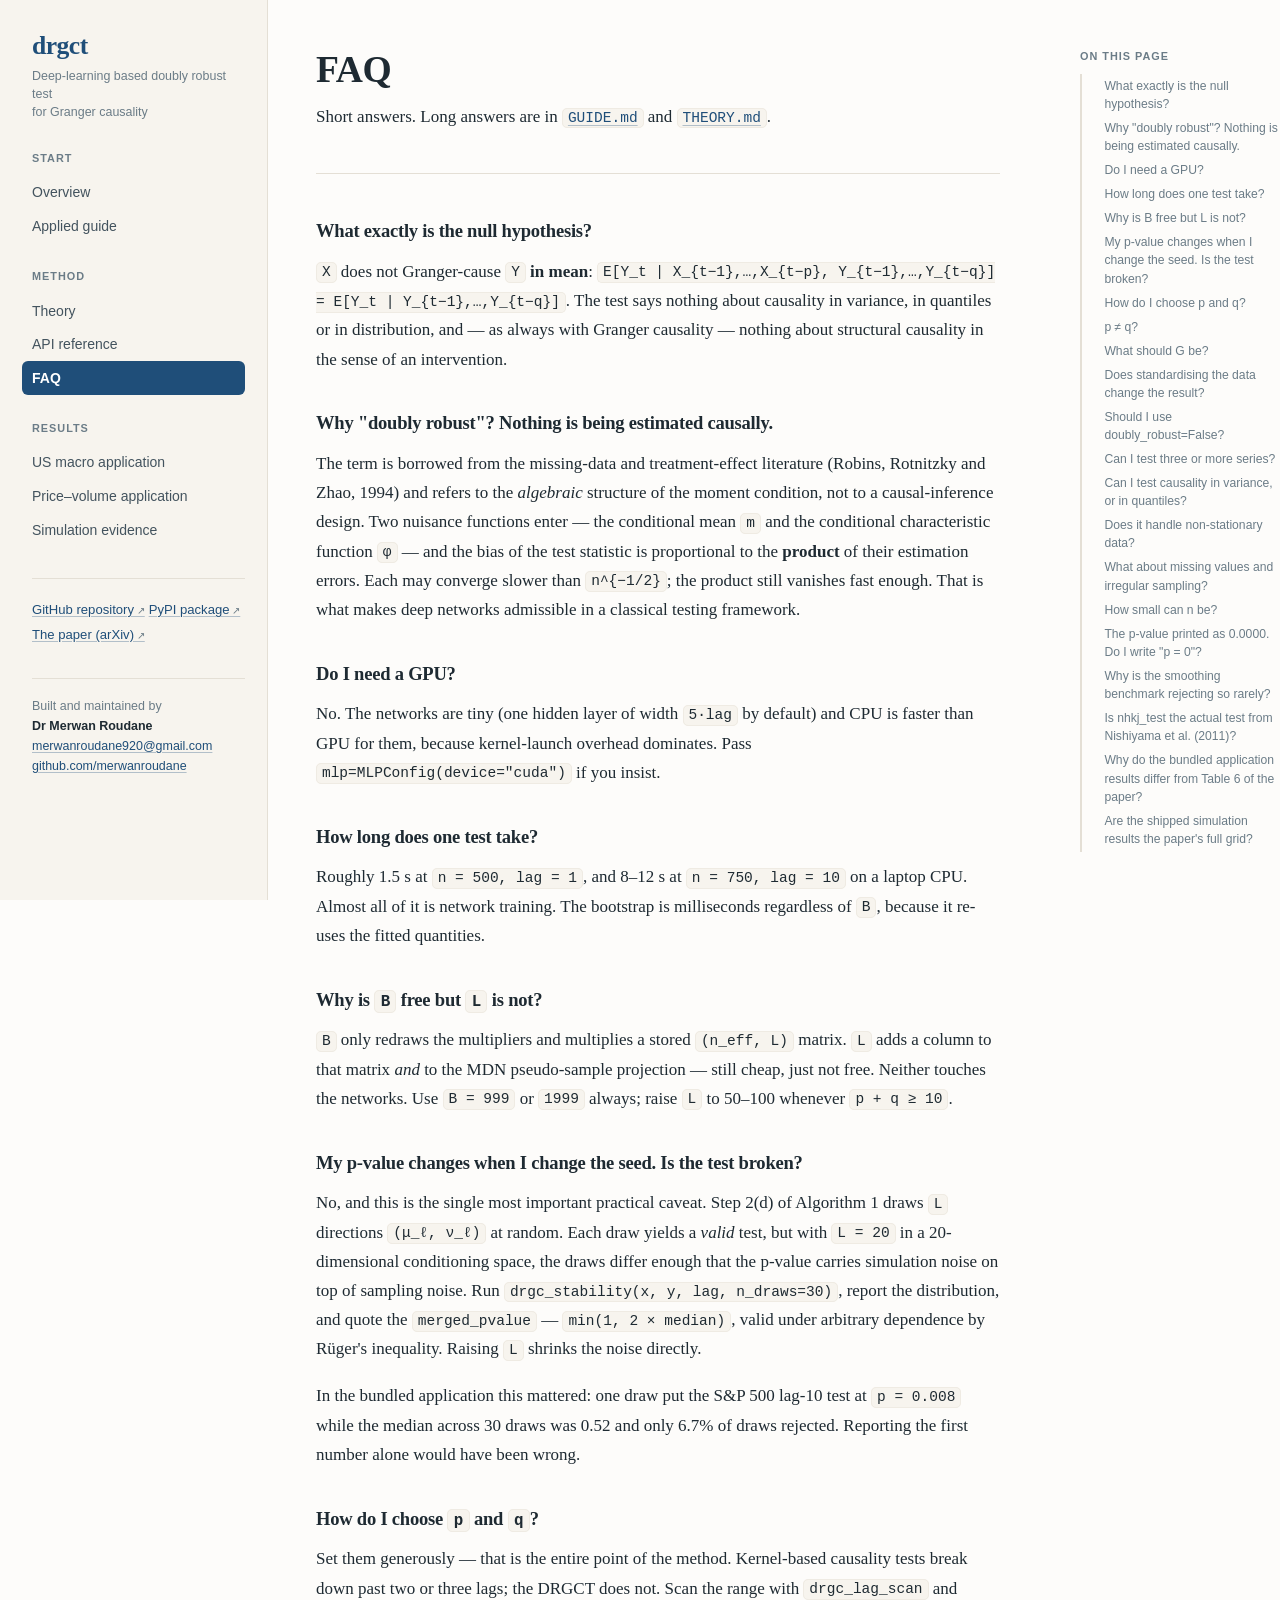
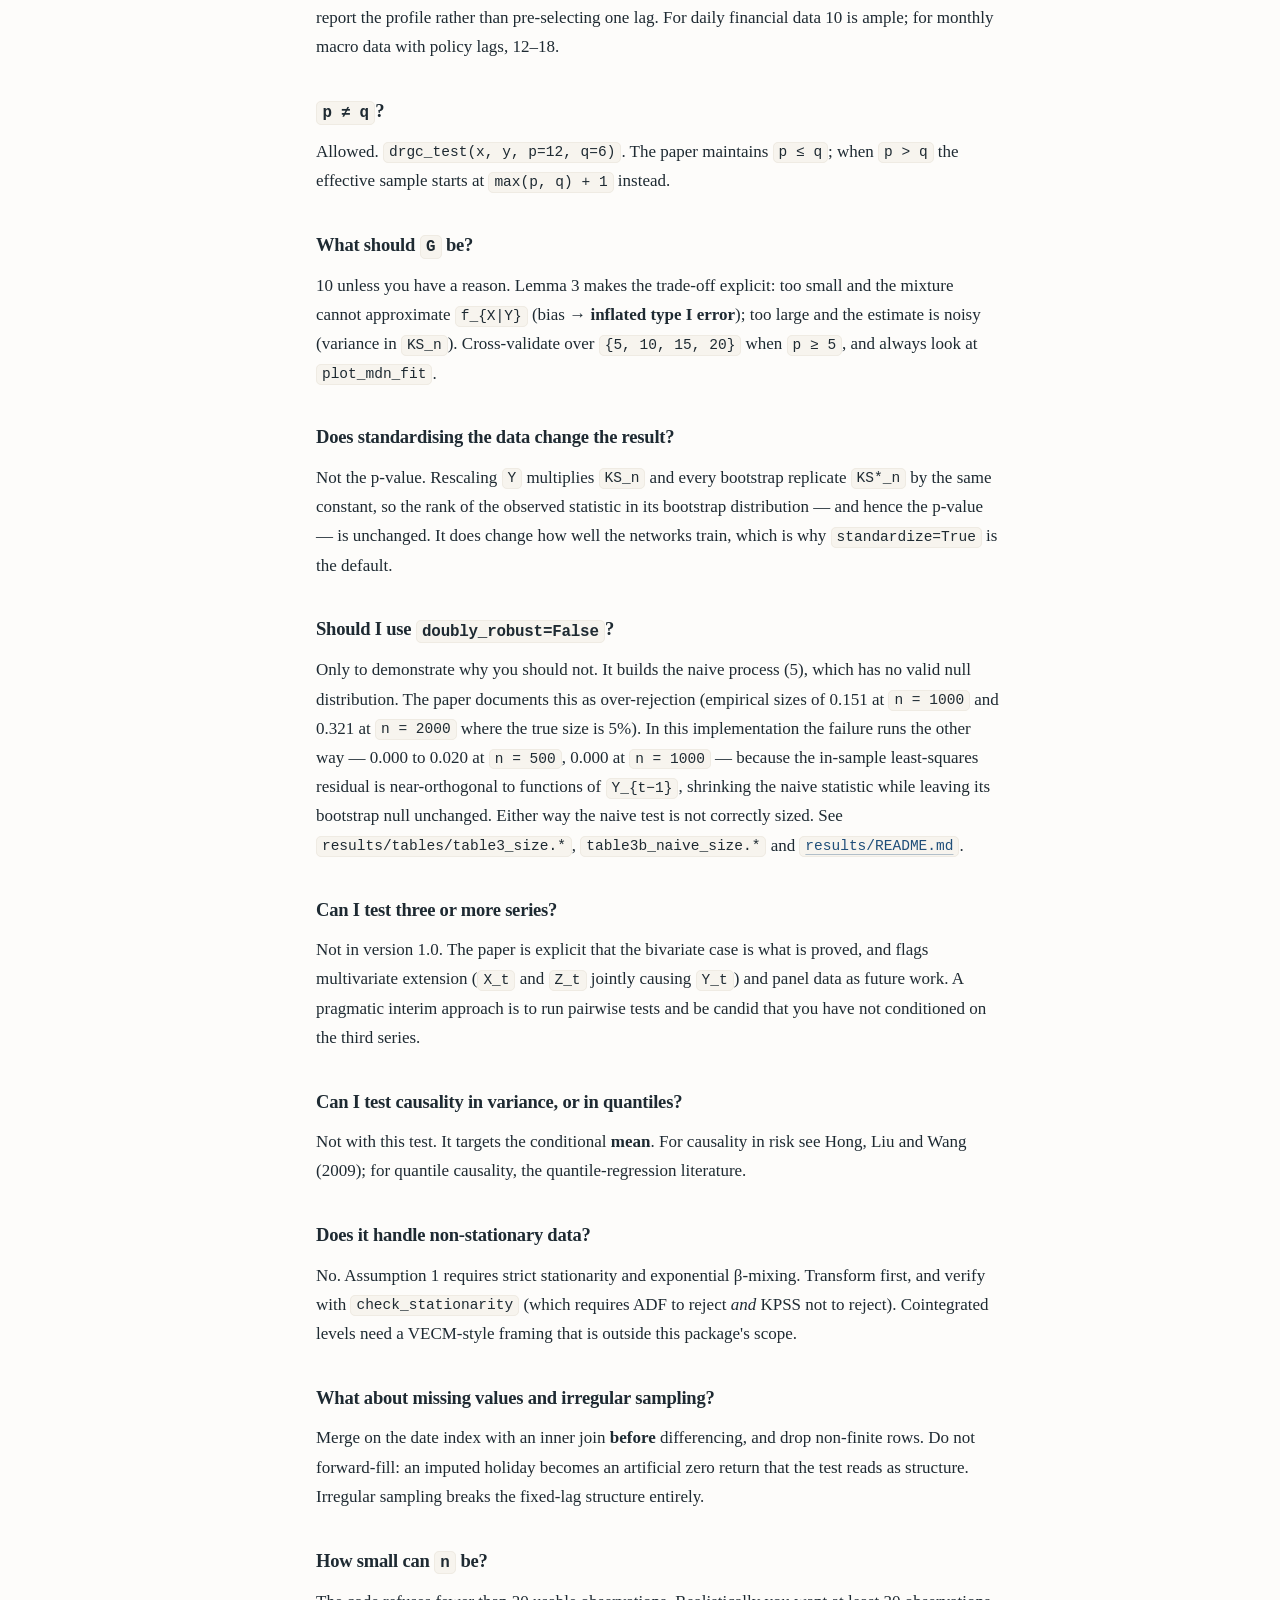
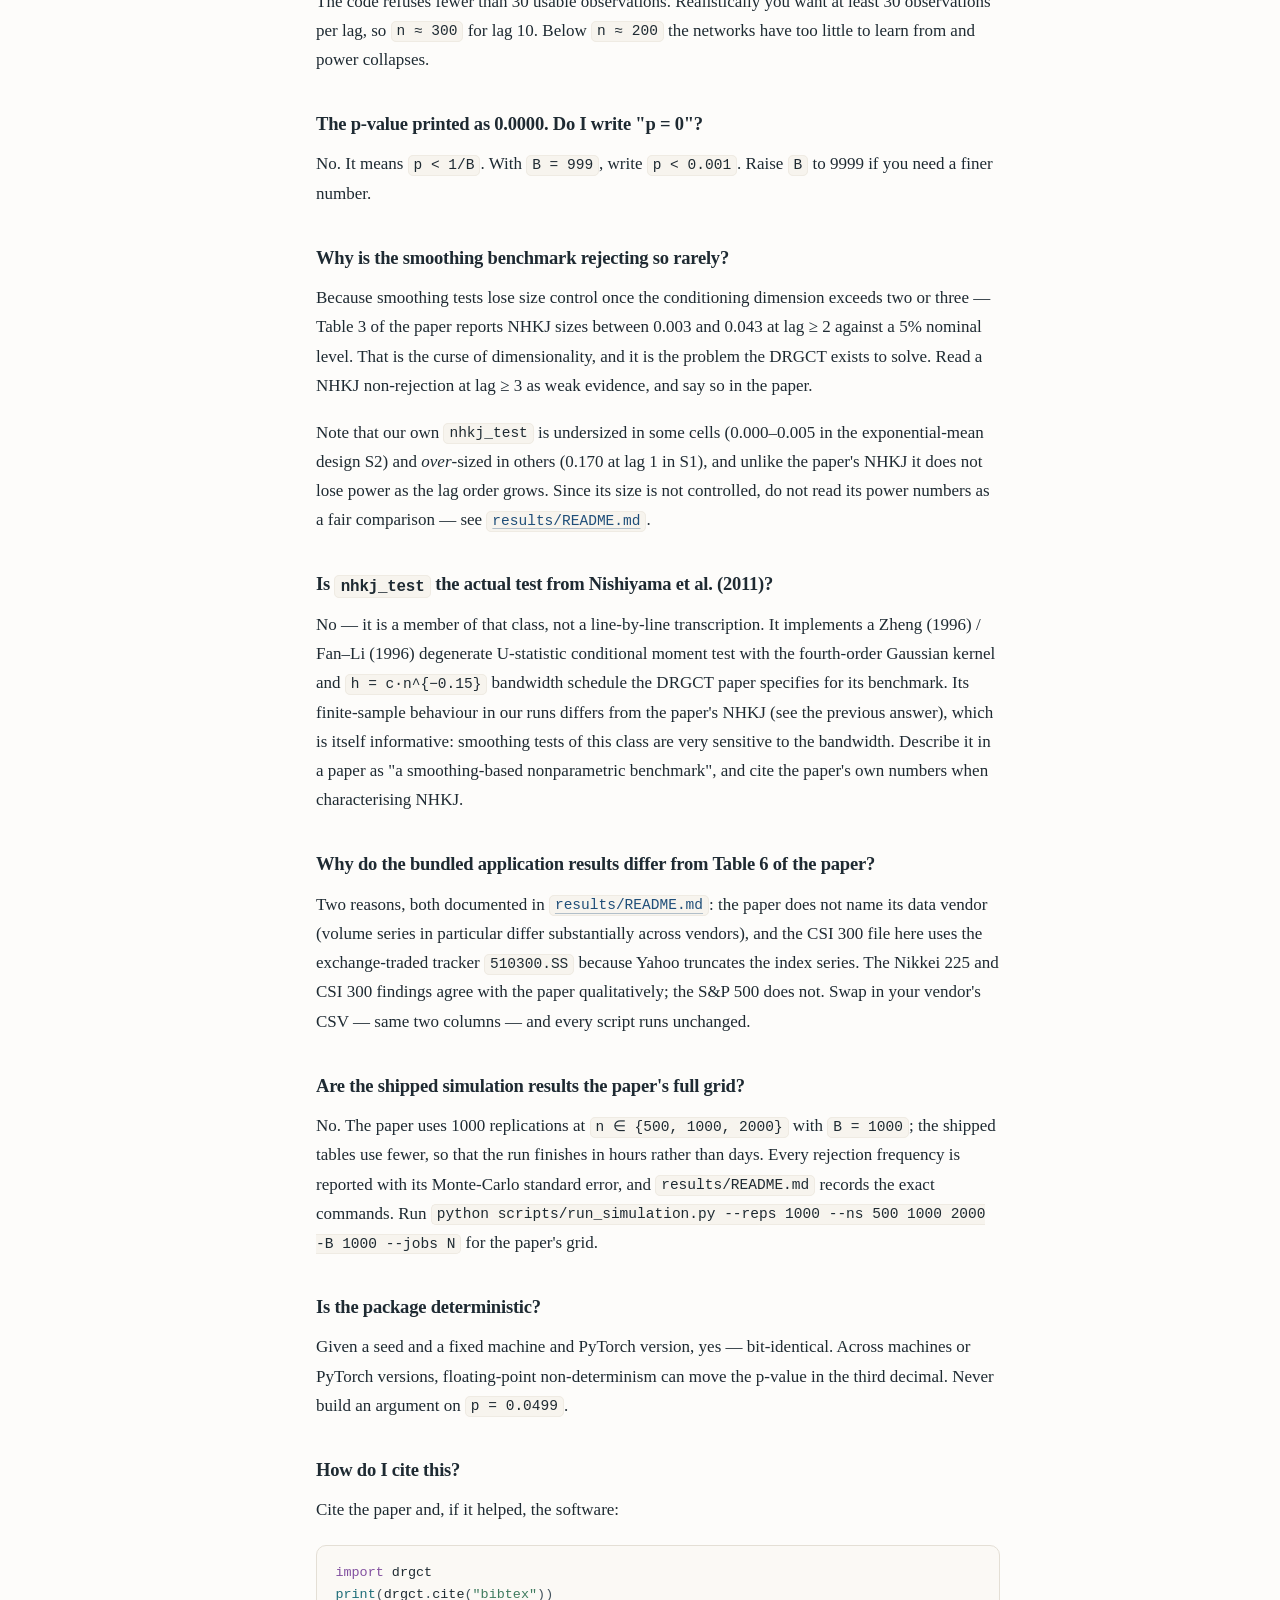
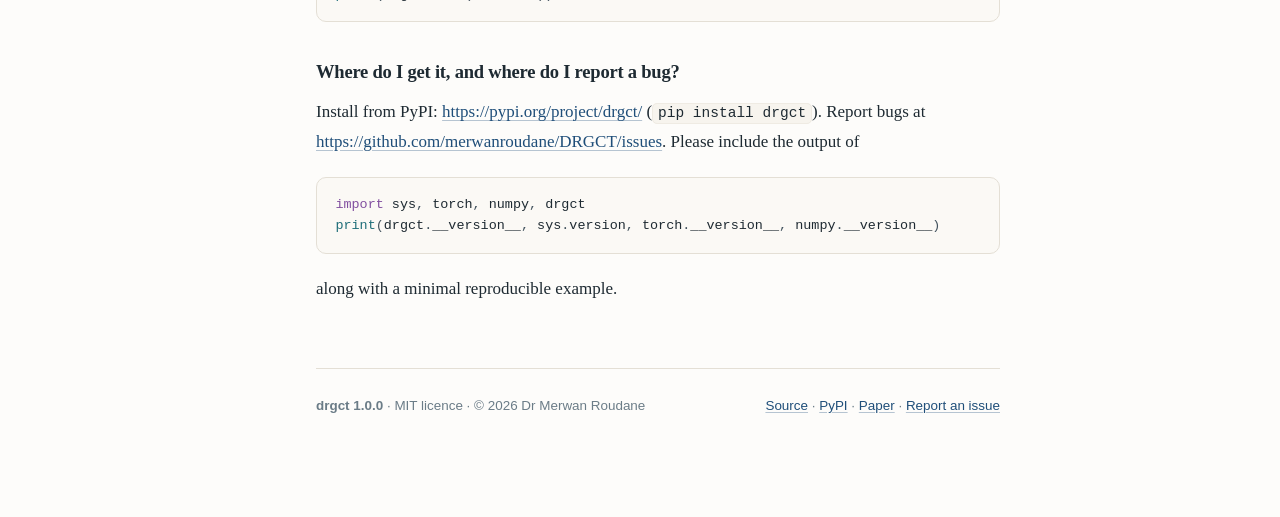
<file: docs/faq.html>
<!doctype html>
<html lang="en">
<head>
<meta charset="utf-8">
<meta name="viewport" content="width=device-width, initial-scale=1">
<title>FAQ — drgct</title>
<meta name="description" content="Short answers. Long answers are in GUIDE.md and THEORY.md.">
<meta name="author" content="Dr Merwan Roudane">
<link rel="canonical" href="https://merwanroudane.github.io/DRGCT/faq.html">
<meta property="og:type" content="website">
<meta property="og:title" content="FAQ — drgct">
<meta property="og:description" content="Short answers. Long answers are in GUIDE.md and THEORY.md.">
<meta property="og:url" content="https://merwanroudane.github.io/DRGCT/faq.html">
<link rel="icon" href="data:image/svg+xml,<svg xmlns='http://www.w3.org/2000/svg' viewBox='0 0 100 100'><rect width='100' height='100' rx='18' fill='%231F4E79'/><text x='50' y='70' font-size='58' font-family='Georgia,serif' fill='white' text-anchor='middle'>D</text></svg>">
<link rel="stylesheet" href="assets/style.css">
</head>
<body>
<div class="layout">

<aside class="sidebar" id="sidebar">
  <a class="brand" href="index.html">
    <span class="mark">drgct</span>
    <span class="tagline">Deep-learning based doubly robust test<br>for Granger causality</span>
  </a>
  <button class="navtoggle" onclick="document.getElementById('sidebar').classList.toggle('open')">Menu</button>
  <nav>
    <div class="group">Start</div>
    <a href="index.html">Overview</a>
    <a href="guide.html">Applied guide</a>
    <div class="group">Method</div>
    <a href="theory.html">Theory</a>
    <a href="api.html">API reference</a>
    <a href="faq.html" class="active">FAQ</a>
    <div class="group">Results</div>
    <a href="macro.html">US macro application</a>
    <a href="finance.html">Price–volume application</a>
    <a href="simulation.html">Simulation evidence</a>
  </nav>
  <div class="ext">
    <a href="https://github.com/merwanroudane/DRGCT">GitHub repository</a>
    <a href="https://pypi.org/project/drgct/">PyPI package</a>
    <a href="https://arxiv.org/abs/2509.15798">The paper (arXiv)</a>
  </div>
  <div class="byline">
    Built and maintained by<br>
    <strong>Dr Merwan Roudane</strong><br>
    <a href="mailto:merwanroudane920@gmail.com">merwanroudane920@gmail.com</a><br>
    <a href="https://github.com/merwanroudane">github.com/merwanroudane</a>
  </div>
</aside>

<main class="main">
  <div class="content md-body">
<h1 id="faq">FAQ</h1>
<p>Short answers. Long answers are in <a href="guide.html"><code>GUIDE.md</code></a> and
<a href="theory.html"><code>THEORY.md</code></a>.</p>
<hr />
<h3 id="what-exactly-is-the-null-hypothesis">What exactly is the null hypothesis?</h3>
<p><code>X</code> does not Granger-cause <code>Y</code> <strong>in mean</strong>:
<code>E[Y_t | X_{t−1},…,X_{t−p}, Y_{t−1},…,Y_{t−q}] = E[Y_t | Y_{t−1},…,Y_{t−q}]</code>.
The test says nothing about causality in variance, in quantiles or in
distribution, and — as always with Granger causality — nothing about
structural causality in the sense of an intervention.</p>
<h3 id="why-doubly-robust-nothing-is-being-estimated-causally">Why "doubly robust"? Nothing is being estimated causally.</h3>
<p>The term is borrowed from the missing-data and treatment-effect literature
(Robins, Rotnitzky and Zhao, 1994) and refers to the <em>algebraic</em> structure of
the moment condition, not to a causal-inference design. Two nuisance functions
enter — the conditional mean <code>m</code> and the conditional characteristic function
<code>φ</code> — and the bias of the test statistic is proportional to the <strong>product</strong> of
their estimation errors. Each may converge slower than <code>n^{−1/2}</code>; the product
still vanishes fast enough. That is what makes deep networks admissible in a
classical testing framework.</p>
<h3 id="do-i-need-a-gpu">Do I need a GPU?</h3>
<p>No. The networks are tiny (one hidden layer of width <code>5·lag</code> by default) and
CPU is faster than GPU for them, because kernel-launch overhead dominates.
Pass <code>mlp=MLPConfig(device="cuda")</code> if you insist.</p>
<h3 id="how-long-does-one-test-take">How long does one test take?</h3>
<p>Roughly 1.5 s at <code>n = 500, lag = 1</code>, and 8–12 s at <code>n = 750, lag = 10</code> on a
laptop CPU. Almost all of it is network training. The bootstrap is
milliseconds regardless of <code>B</code>, because it re-uses the fitted quantities.</p>
<h3 id="why-is-b-free-but-l-is-not">Why is <code>B</code> free but <code>L</code> is not?</h3>
<p><code>B</code> only redraws the multipliers and multiplies a stored <code>(n_eff, L)</code> matrix.
<code>L</code> adds a column to that matrix <em>and</em> to the MDN pseudo-sample projection —
still cheap, just not free. Neither touches the networks. Use <code>B = 999</code> or
<code>1999</code> always; raise <code>L</code> to 50–100 whenever <code>p + q ≥ 10</code>.</p>
<h3 id="my-p-value-changes-when-i-change-the-seed-is-the-test-broken">My p-value changes when I change the seed. Is the test broken?</h3>
<p>No, and this is the single most important practical caveat. Step 2(d) of
Algorithm 1 draws <code>L</code> directions <code>(μ_ℓ, ν_ℓ)</code> at random. Each draw yields a
<em>valid</em> test, but with <code>L = 20</code> in a 20-dimensional conditioning space, the
draws differ enough that the p-value carries simulation noise on top of
sampling noise. Run <code>drgc_stability(x, y, lag, n_draws=30)</code>, report the
distribution, and quote the <code>merged_pvalue</code> — <code>min(1, 2 × median)</code>, valid
under arbitrary dependence by Rüger's inequality. Raising <code>L</code> shrinks the
noise directly.</p>
<p>In the bundled application this mattered: one draw put the S&amp;P 500 lag-10
test at <code>p = 0.008</code> while the median across 30 draws was 0.52 and only 6.7%
of draws rejected. Reporting the first number alone would have been wrong.</p>
<h3 id="how-do-i-choose-p-and-q">How do I choose <code>p</code> and <code>q</code>?</h3>
<p>Set them generously — that is the entire point of the method. Kernel-based
causality tests break down past two or three lags; the DRGCT does not.
Scan the range with <code>drgc_lag_scan</code> and report the profile rather than
pre-selecting one lag. For daily financial data 10 is ample; for monthly macro
data with policy lags, 12–18.</p>
<h3 id="p-q"><code>p ≠ q</code>?</h3>
<p>Allowed. <code>drgc_test(x, y, p=12, q=6)</code>. The paper maintains <code>p ≤ q</code>; when
<code>p &gt; q</code> the effective sample starts at <code>max(p, q) + 1</code> instead.</p>
<h3 id="what-should-g-be">What should <code>G</code> be?</h3>
<p>10 unless you have a reason. Lemma 3 makes the trade-off explicit: too small
and the mixture cannot approximate <code>f_{X|Y}</code> (bias → <strong>inflated type I
error</strong>); too large and the estimate is noisy (variance in <code>KS_n</code>).
Cross-validate over <code>{5, 10, 15, 20}</code> when <code>p ≥ 5</code>, and always look at
<code>plot_mdn_fit</code>.</p>
<h3 id="does-standardising-the-data-change-the-result">Does standardising the data change the result?</h3>
<p>Not the p-value. Rescaling <code>Y</code> multiplies <code>KS_n</code> and every bootstrap replicate
<code>KS*_n</code> by the same constant, so the rank of the observed statistic in its
bootstrap distribution — and hence the p-value — is unchanged. It does change
how well the networks train, which is why <code>standardize=True</code> is the default.</p>
<h3 id="should-i-use-doubly_robustfalse">Should I use <code>doubly_robust=False</code>?</h3>
<p>Only to demonstrate why you should not. It builds the naive process (5),
which has no valid null distribution. The paper documents this as
over-rejection (empirical sizes of 0.151 at <code>n = 1000</code> and 0.321 at
<code>n = 2000</code> where the true size is 5%). In this implementation the failure runs
the other way — 0.000 to 0.020 at <code>n = 500</code>, 0.000 at <code>n = 1000</code> — because the
in-sample least-squares residual is near-orthogonal to functions of
<code>Y_{t−1}</code>, shrinking the naive statistic while leaving its bootstrap null
unchanged. Either way the naive test is not correctly sized. See
<code>results/tables/table3_size.*</code>, <code>table3b_naive_size.*</code> and
<a href="simulation.html"><code>results/README.md</code></a>.</p>
<h3 id="can-i-test-three-or-more-series">Can I test three or more series?</h3>
<p>Not in version 1.0. The paper is explicit that the bivariate case is what is
proved, and flags multivariate extension (<code>X_t</code> and <code>Z_t</code> jointly causing
<code>Y_t</code>) and panel data as future work. A pragmatic interim approach is to run
pairwise tests and be candid that you have not conditioned on the third
series.</p>
<h3 id="can-i-test-causality-in-variance-or-in-quantiles">Can I test causality in variance, or in quantiles?</h3>
<p>Not with this test. It targets the conditional <strong>mean</strong>. For causality in risk
see Hong, Liu and Wang (2009); for quantile causality, the quantile-regression
literature.</p>
<h3 id="does-it-handle-non-stationary-data">Does it handle non-stationary data?</h3>
<p>No. Assumption 1 requires strict stationarity and exponential β-mixing.
Transform first, and verify with <code>check_stationarity</code> (which requires ADF to
reject <em>and</em> KPSS not to reject). Cointegrated levels need a VECM-style
framing that is outside this package's scope.</p>
<h3 id="what-about-missing-values-and-irregular-sampling">What about missing values and irregular sampling?</h3>
<p>Merge on the date index with an inner join <strong>before</strong> differencing, and drop
non-finite rows. Do not forward-fill: an imputed holiday becomes an artificial
zero return that the test reads as structure. Irregular sampling breaks the
fixed-lag structure entirely.</p>
<h3 id="how-small-can-n-be">How small can <code>n</code> be?</h3>
<p>The code refuses fewer than 30 usable observations. Realistically you want at
least 30 observations per lag, so <code>n ≈ 300</code> for lag 10. Below <code>n ≈ 200</code> the
networks have too little to learn from and power collapses.</p>
<h3 id="the-p-value-printed-as-00000-do-i-write-p-0">The p-value printed as 0.0000. Do I write "p = 0"?</h3>
<p>No. It means <code>p &lt; 1/B</code>. With <code>B = 999</code>, write <code>p &lt; 0.001</code>. Raise <code>B</code> to 9999
if you need a finer number.</p>
<h3 id="why-is-the-smoothing-benchmark-rejecting-so-rarely">Why is the smoothing benchmark rejecting so rarely?</h3>
<p>Because smoothing tests lose size control once the conditioning dimension
exceeds two or three — Table 3 of the paper reports NHKJ sizes between 0.003
and 0.043 at lag ≥ 2 against a 5% nominal level. That is the curse of
dimensionality, and it is the problem the DRGCT exists to solve. Read a NHKJ
non-rejection at lag ≥ 3 as weak evidence, and say so in the paper.</p>
<p>Note that our own <code>nhkj_test</code> is undersized in some cells (0.000–0.005 in the
exponential-mean design S2) and <em>over</em>-sized in others (0.170 at lag 1 in S1),
and unlike the paper's NHKJ it does not lose power as the lag order grows.
Since its size is not controlled, do not read its power numbers as a fair
comparison — see <a href="simulation.html"><code>results/README.md</code></a>.</p>
<h3 id="is-nhkj_test-the-actual-test-from-nishiyama-et-al-2011">Is <code>nhkj_test</code> the actual test from Nishiyama et al. (2011)?</h3>
<p>No — it is a member of that class, not a line-by-line transcription. It
implements a Zheng (1996) / Fan–Li (1996) degenerate U-statistic conditional
moment test with the fourth-order Gaussian kernel and <code>h = c·n^{−0.15}</code>
bandwidth schedule the DRGCT paper specifies for its benchmark. Its
finite-sample behaviour in our runs differs from the paper's NHKJ (see the
previous answer), which is itself informative: smoothing tests of this class
are very sensitive to the bandwidth. Describe it in a paper as "a
smoothing-based nonparametric benchmark", and cite the paper's own numbers
when characterising NHKJ.</p>
<h3 id="why-do-the-bundled-application-results-differ-from-table-6-of-the-paper">Why do the bundled application results differ from Table 6 of the paper?</h3>
<p>Two reasons, both documented in <a href="simulation.html"><code>results/README.md</code></a>:
the paper does not name its data vendor (volume series in particular differ
substantially across vendors), and the CSI 300 file here uses the
exchange-traded tracker <code>510300.SS</code> because Yahoo truncates the index series.
The Nikkei 225 and CSI 300 findings agree with the paper qualitatively; the
S&amp;P 500 does not. Swap in your vendor's CSV — same two columns — and every
script runs unchanged.</p>
<h3 id="are-the-shipped-simulation-results-the-papers-full-grid">Are the shipped simulation results the paper's full grid?</h3>
<p>No. The paper uses 1000 replications at <code>n ∈ {500, 1000, 2000}</code> with
<code>B = 1000</code>; the shipped tables use fewer, so that the run finishes in hours
rather than days. Every rejection frequency is reported with its Monte-Carlo
standard error, and <code>results/README.md</code> records the exact commands. Run
<code>python scripts/run_simulation.py --reps 1000 --ns 500 1000 2000 -B 1000 --jobs N</code>
for the paper's grid.</p>
<h3 id="is-the-package-deterministic">Is the package deterministic?</h3>
<p>Given a seed and a fixed machine and PyTorch version, yes — bit-identical.
Across machines or PyTorch versions, floating-point non-determinism can move
the p-value in the third decimal. Never build an argument on <code>p = 0.0499</code>.</p>
<h3 id="how-do-i-cite-this">How do I cite this?</h3>
<p>Cite the paper and, if it helped, the software:</p>
<div class="codehilite"><pre><span></span><code><span class="kn">import</span><span class="w"> </span><span class="nn">drgct</span>
<span class="nb">print</span><span class="p">(</span><span class="n">drgct</span><span class="o">.</span><span class="n">cite</span><span class="p">(</span><span class="s2">&quot;bibtex&quot;</span><span class="p">))</span>
</code></pre></div>

<h3 id="where-do-i-get-it-and-where-do-i-report-a-bug">Where do I get it, and where do I report a bug?</h3>
<p>Install from PyPI: <a href="https://pypi.org/project/drgct/">https://pypi.org/project/drgct/</a> (<code>pip install drgct</code>).
Report bugs at <a href="https://github.com/merwanroudane/DRGCT/issues">https://github.com/merwanroudane/DRGCT/issues</a>. Please include
the output of</p>
<div class="codehilite"><pre><span></span><code><span class="kn">import</span><span class="w"> </span><span class="nn">sys</span><span class="o">,</span><span class="w"> </span><span class="nn">torch</span><span class="o">,</span><span class="w"> </span><span class="nn">numpy</span><span class="o">,</span><span class="w"> </span><span class="nn">drgct</span>
<span class="nb">print</span><span class="p">(</span><span class="n">drgct</span><span class="o">.</span><span class="n">__version__</span><span class="p">,</span> <span class="n">sys</span><span class="o">.</span><span class="n">version</span><span class="p">,</span> <span class="n">torch</span><span class="o">.</span><span class="n">__version__</span><span class="p">,</span> <span class="n">numpy</span><span class="o">.</span><span class="n">__version__</span><span class="p">)</span>
</code></pre></div>

<p>along with a minimal reproducible example.</p>
    <div class="pagefoot">
      <div>
        <strong>drgct 1.0.0</strong> · MIT licence · © 2026 Dr Merwan Roudane
      </div>
      <div>
        <a href="https://github.com/merwanroudane/DRGCT">Source</a> ·
        <a href="https://pypi.org/project/drgct/">PyPI</a> ·
        <a href="https://arxiv.org/abs/2509.15798">Paper</a> ·
        <a href="https://github.com/merwanroudane/DRGCT/issues">Report an issue</a>
      </div>
    </div>
  </div>
</main>

<aside class="toc"><div class="group">On this page</div>
  <a href="#what-exactly-is-the-null-hypothesis" class="h3">What exactly is the null hypothesis?</a>
  <a href="#why-doubly-robust-nothing-is-being-estimated-causally" class="h3">Why &quot;doubly robust&quot;? Nothing is being estimated causally.</a>
  <a href="#do-i-need-a-gpu" class="h3">Do I need a GPU?</a>
  <a href="#how-long-does-one-test-take" class="h3">How long does one test take?</a>
  <a href="#why-is-b-free-but-l-is-not" class="h3">Why is B free but L is not?</a>
  <a href="#my-p-value-changes-when-i-change-the-seed-is-the-test-broken" class="h3">My p-value changes when I change the seed. Is the test broken?</a>
  <a href="#how-do-i-choose-p-and-q" class="h3">How do I choose p and q?</a>
  <a href="#p-q" class="h3">p ≠ q?</a>
  <a href="#what-should-g-be" class="h3">What should G be?</a>
  <a href="#does-standardising-the-data-change-the-result" class="h3">Does standardising the data change the result?</a>
  <a href="#should-i-use-doubly_robustfalse" class="h3">Should I use doubly_robust=False?</a>
  <a href="#can-i-test-three-or-more-series" class="h3">Can I test three or more series?</a>
  <a href="#can-i-test-causality-in-variance-or-in-quantiles" class="h3">Can I test causality in variance, or in quantiles?</a>
  <a href="#does-it-handle-non-stationary-data" class="h3">Does it handle non-stationary data?</a>
  <a href="#what-about-missing-values-and-irregular-sampling" class="h3">What about missing values and irregular sampling?</a>
  <a href="#how-small-can-n-be" class="h3">How small can n be?</a>
  <a href="#the-p-value-printed-as-00000-do-i-write-p-0" class="h3">The p-value printed as 0.0000. Do I write &quot;p = 0&quot;?</a>
  <a href="#why-is-the-smoothing-benchmark-rejecting-so-rarely" class="h3">Why is the smoothing benchmark rejecting so rarely?</a>
  <a href="#is-nhkj_test-the-actual-test-from-nishiyama-et-al-2011" class="h3">Is nhkj_test the actual test from Nishiyama et al. (2011)?</a>
  <a href="#why-do-the-bundled-application-results-differ-from-table-6-of-the-paper" class="h3">Why do the bundled application results differ from Table 6 of the paper?</a>
  <a href="#are-the-shipped-simulation-results-the-papers-full-grid" class="h3">Are the shipped simulation results the paper&#x27;s full grid?</a>
  <a href="#is-the-package-deterministic" class="h3">Is the package deterministic?</a>
  <a href="#how-do-i-cite-this" class="h3">How do I cite this?</a>
  <a href="#where-do-i-get-it-and-where-do-i-report-a-bug" class="h3">Where do I get it, and where do I report a bug?</a>
</aside>

</div>
</body>
</html>
</file>
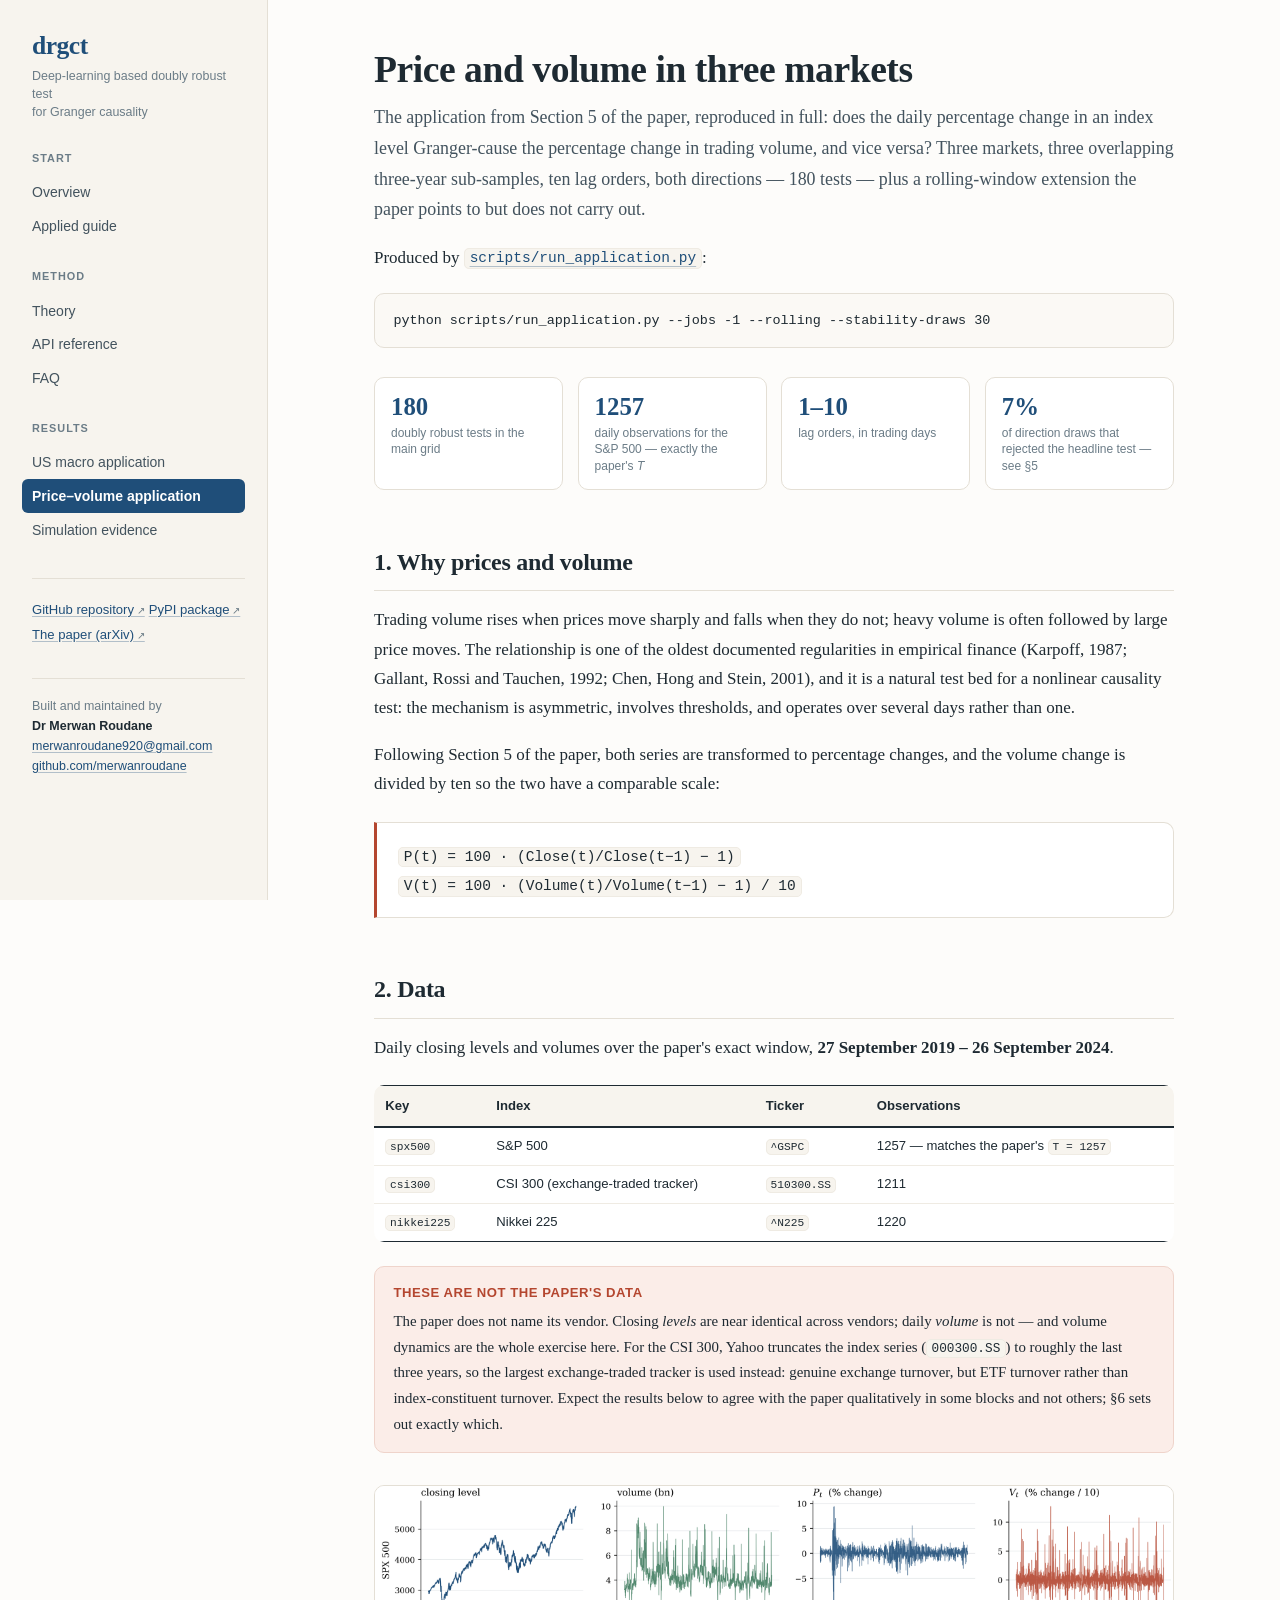
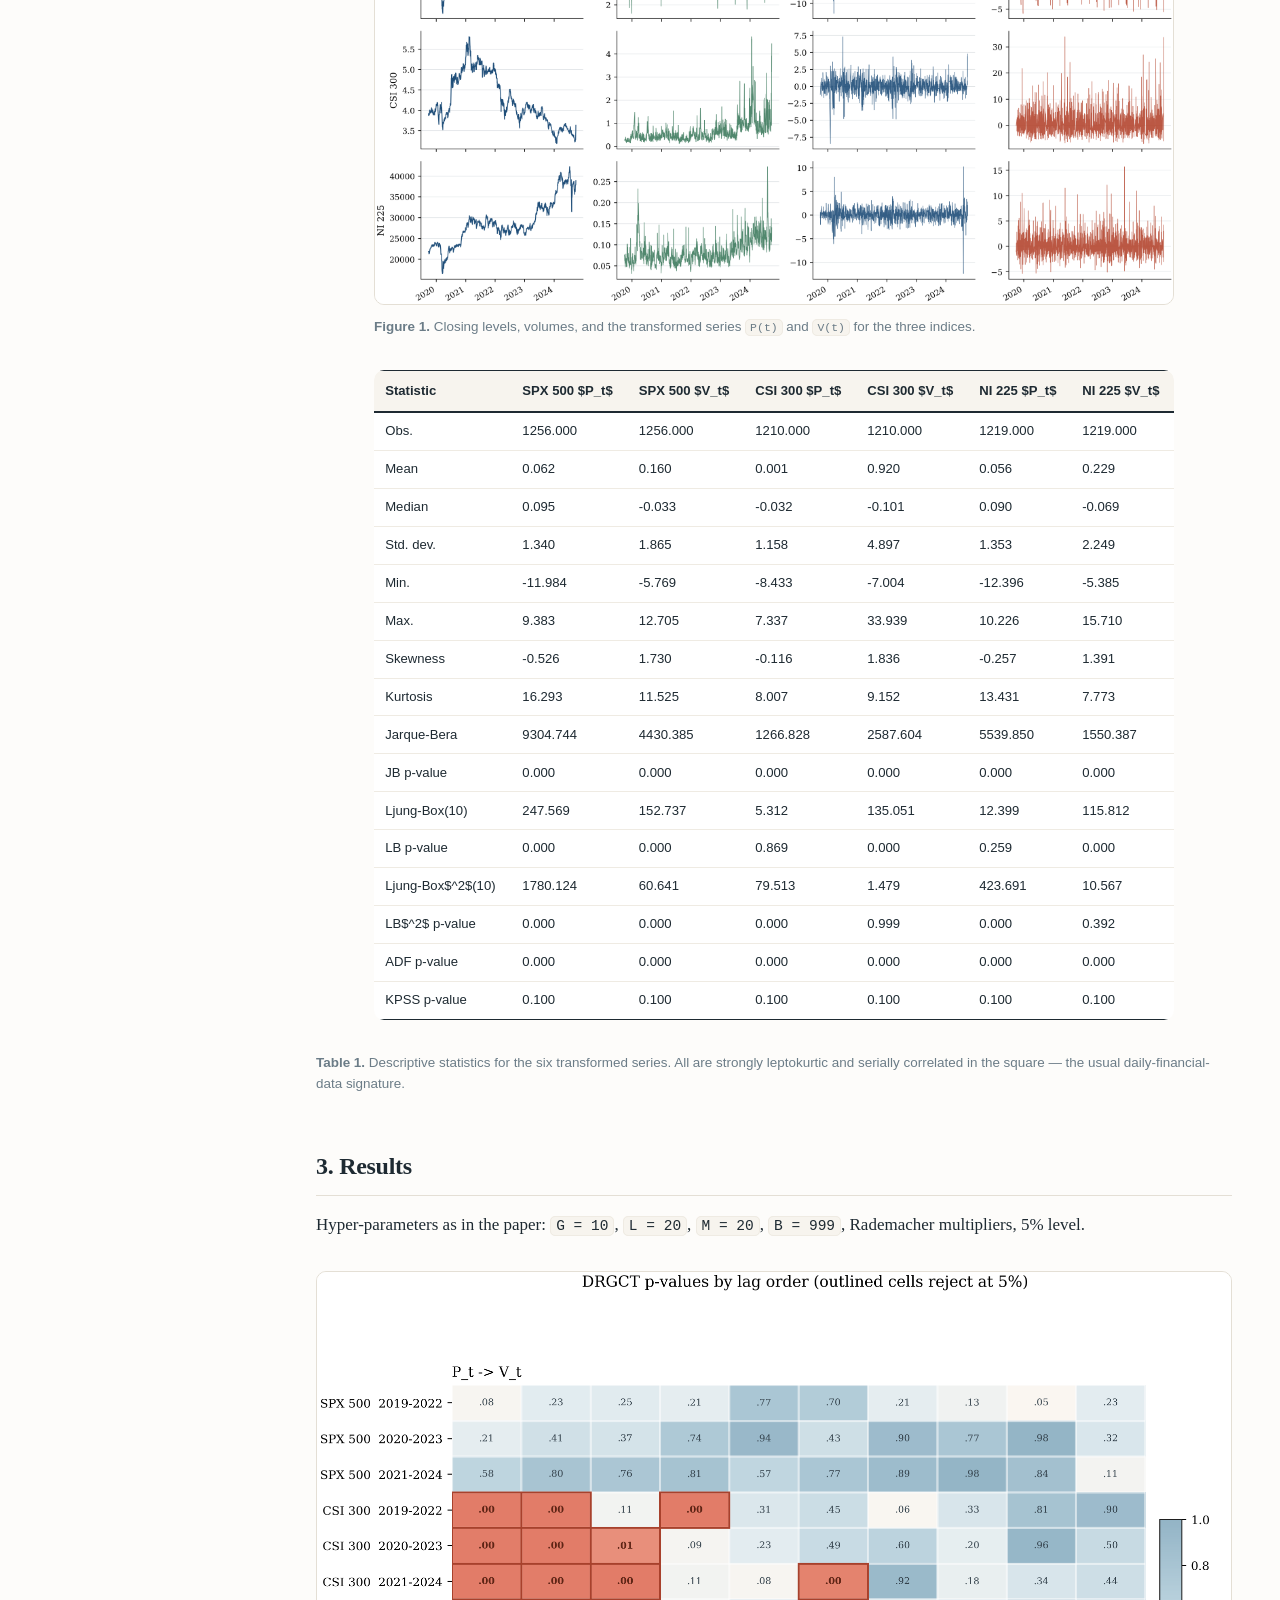
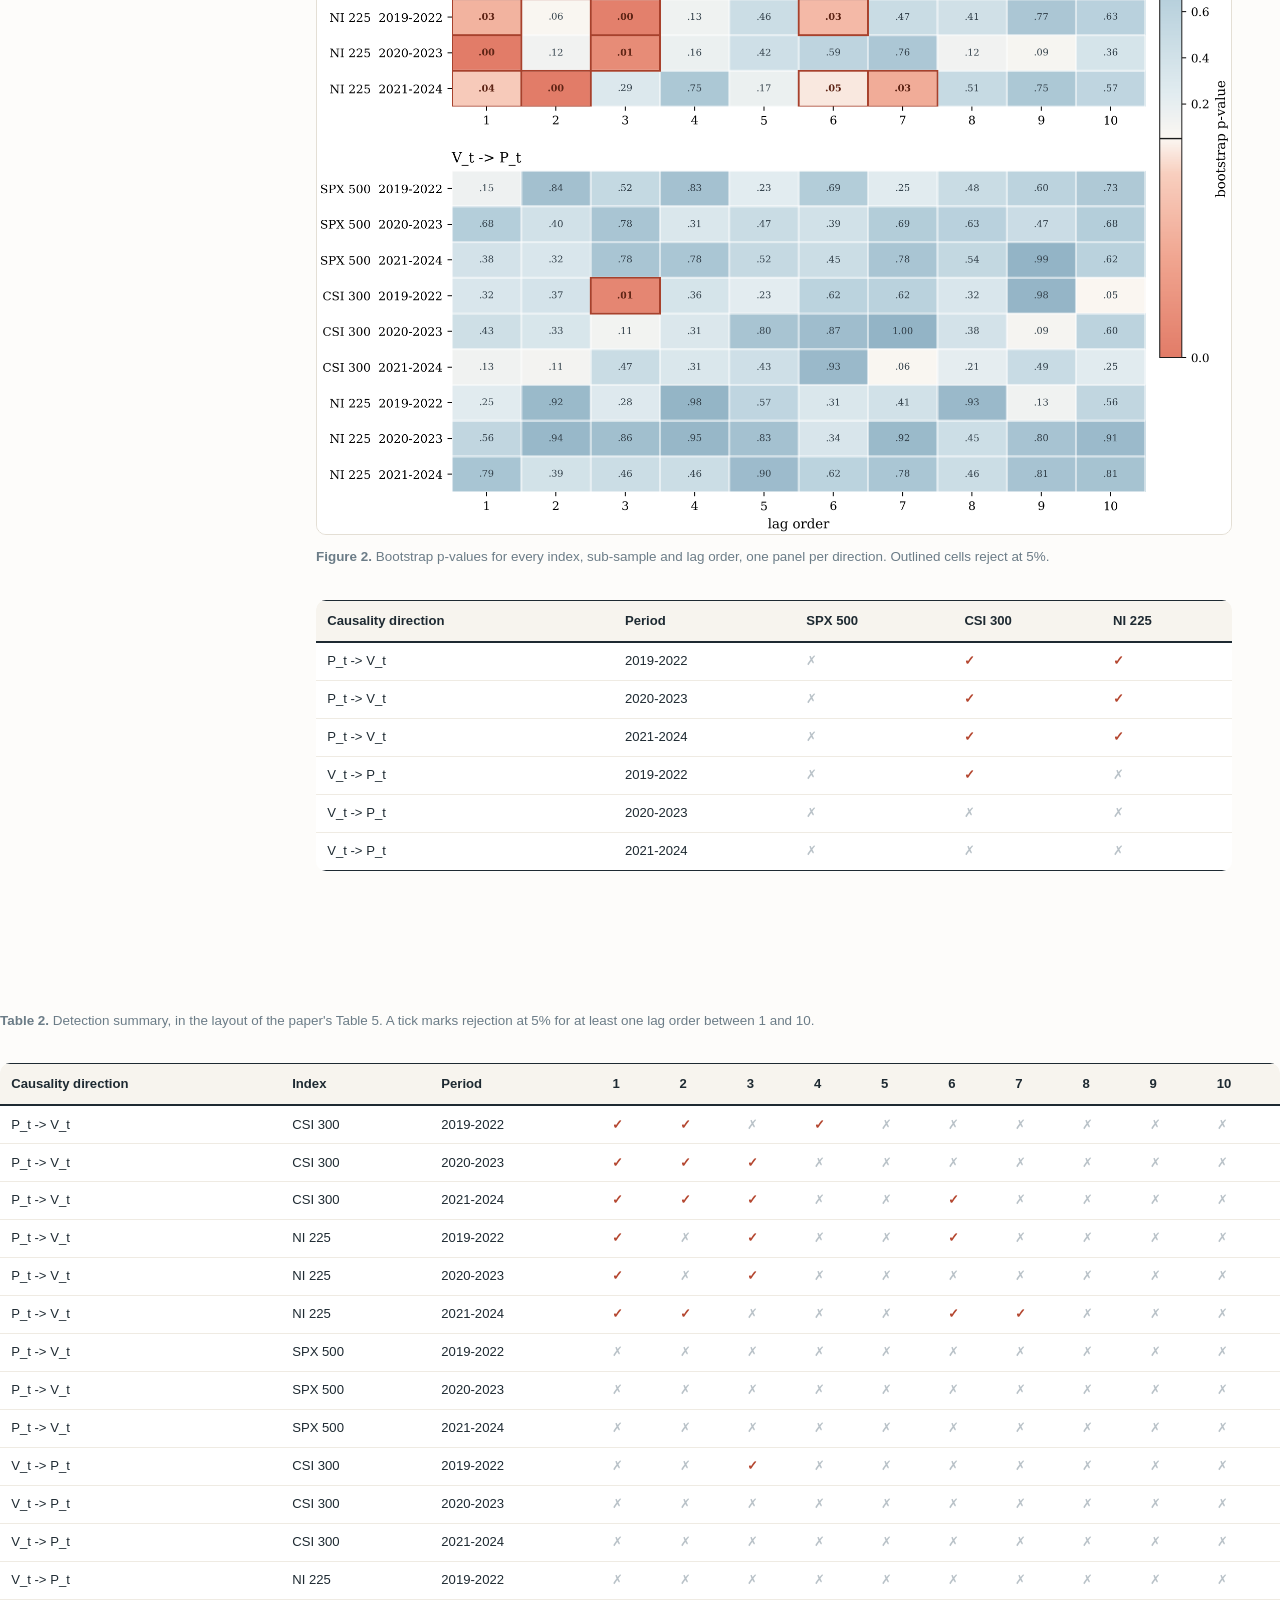
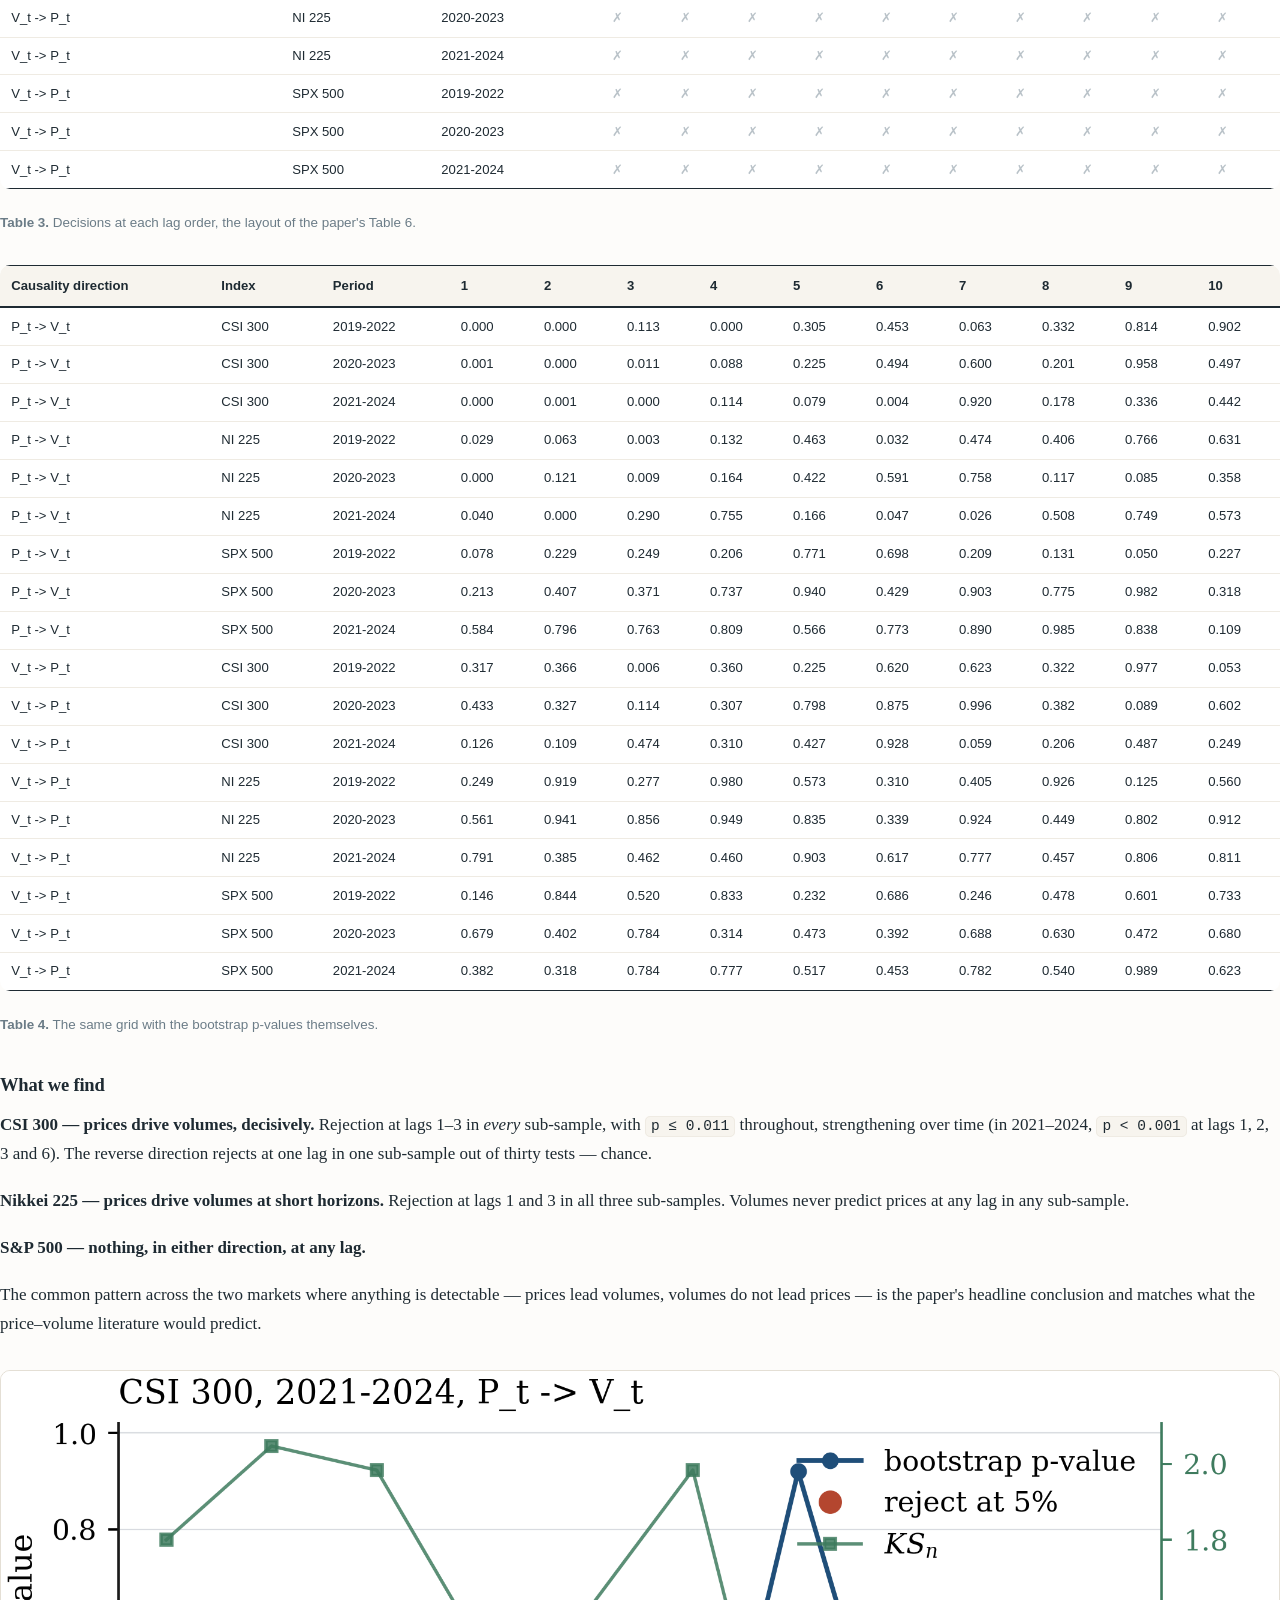
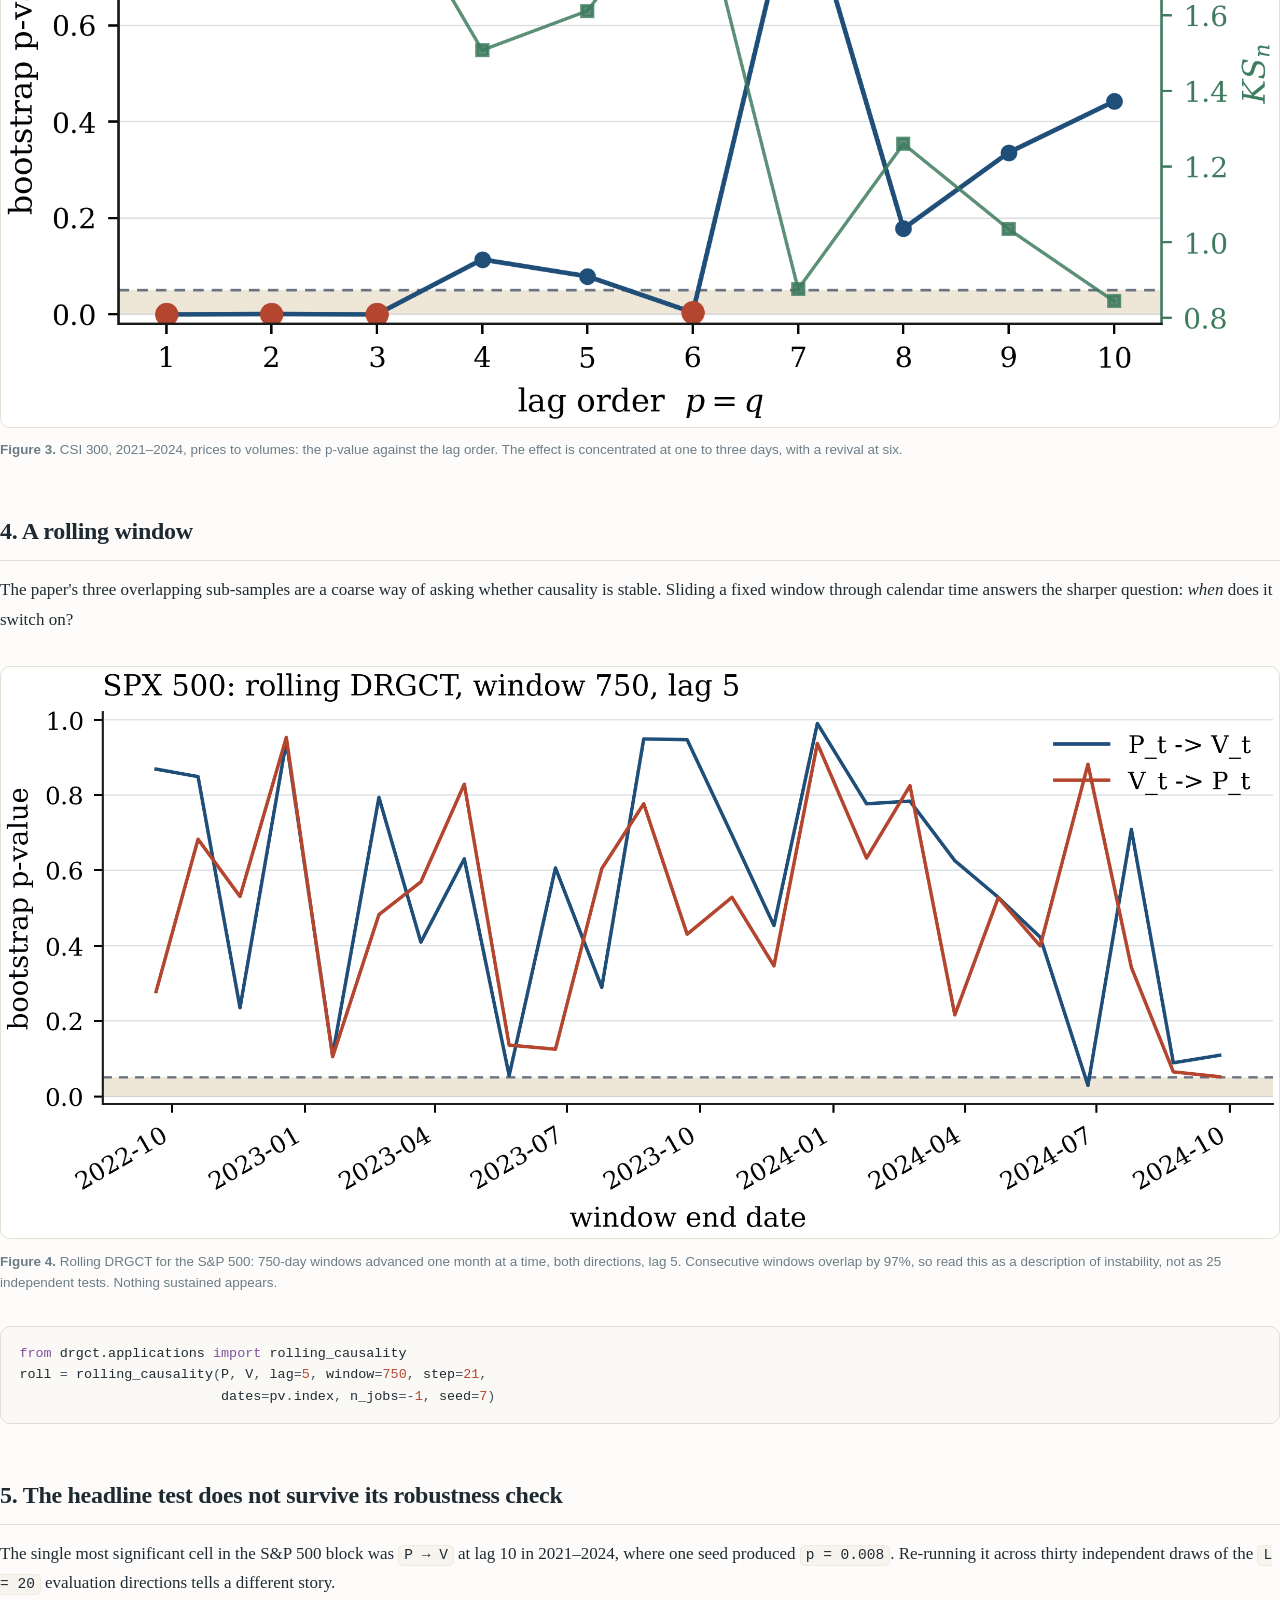
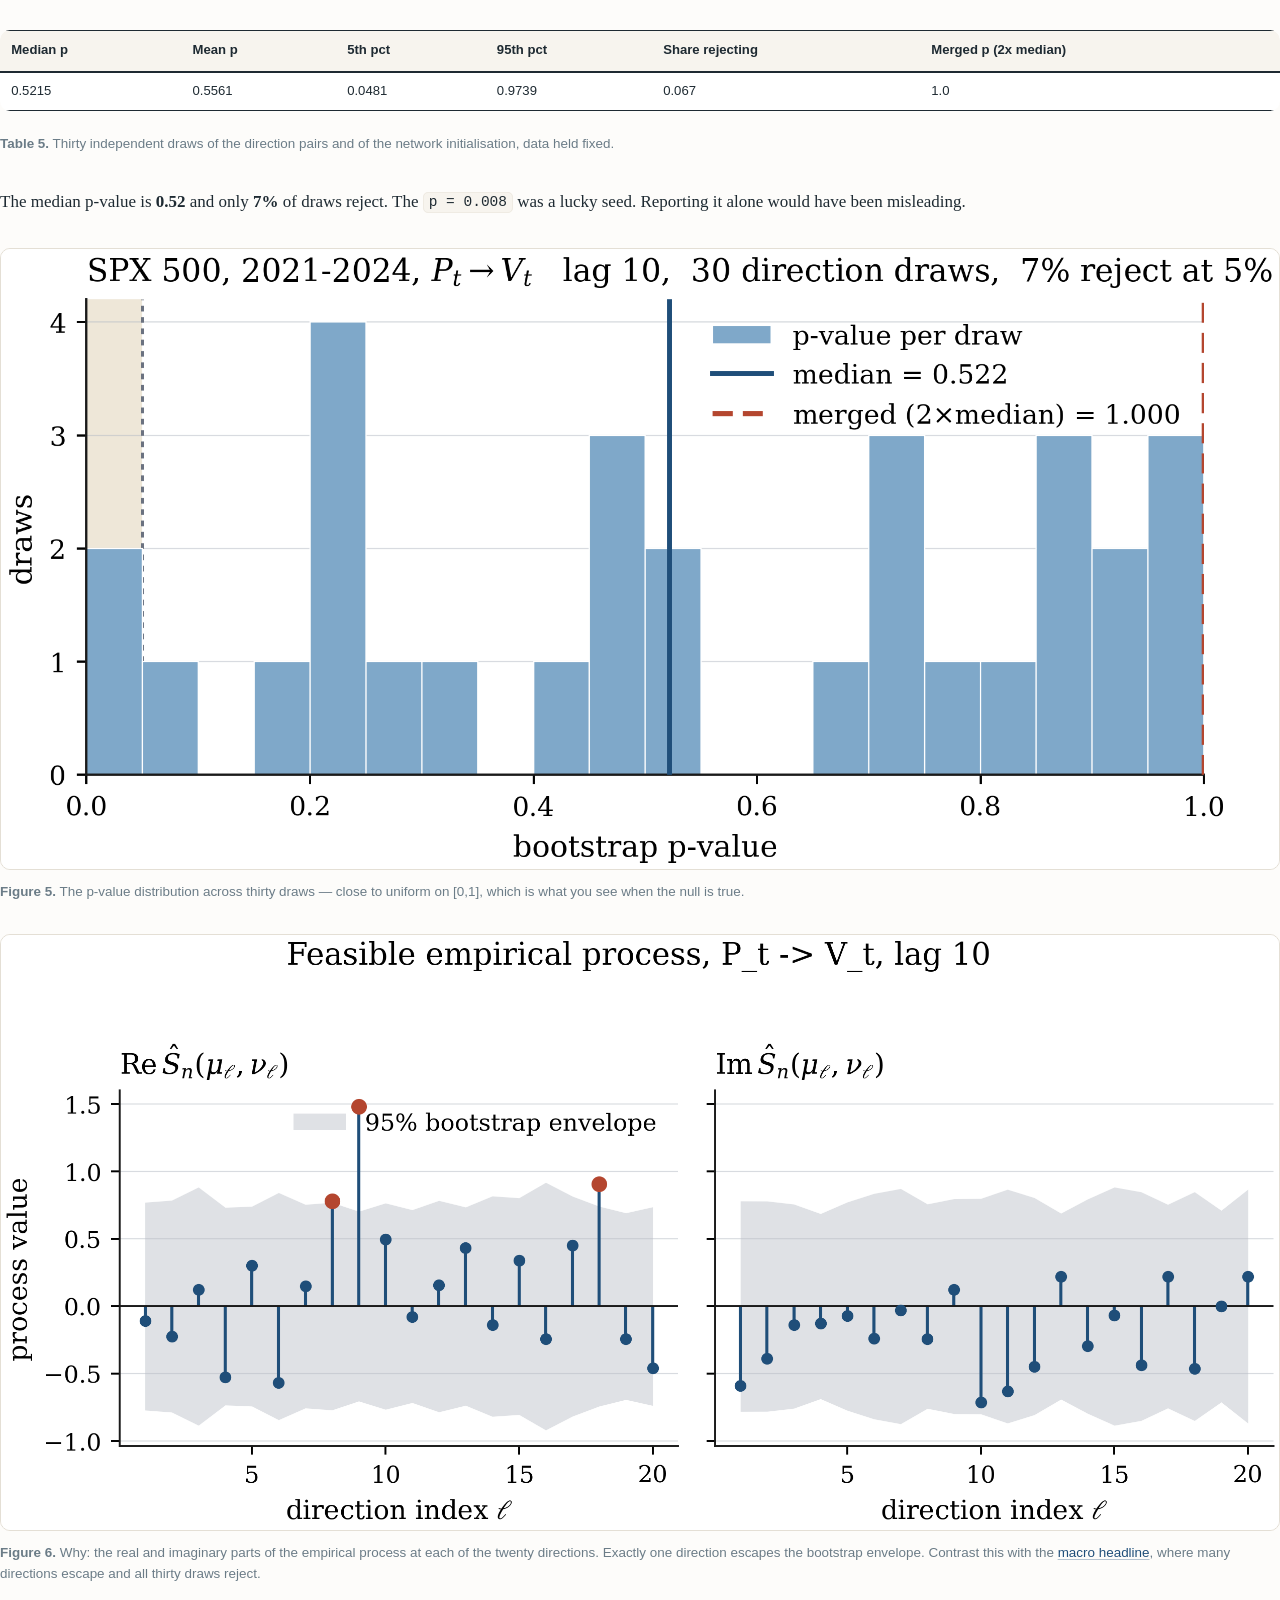
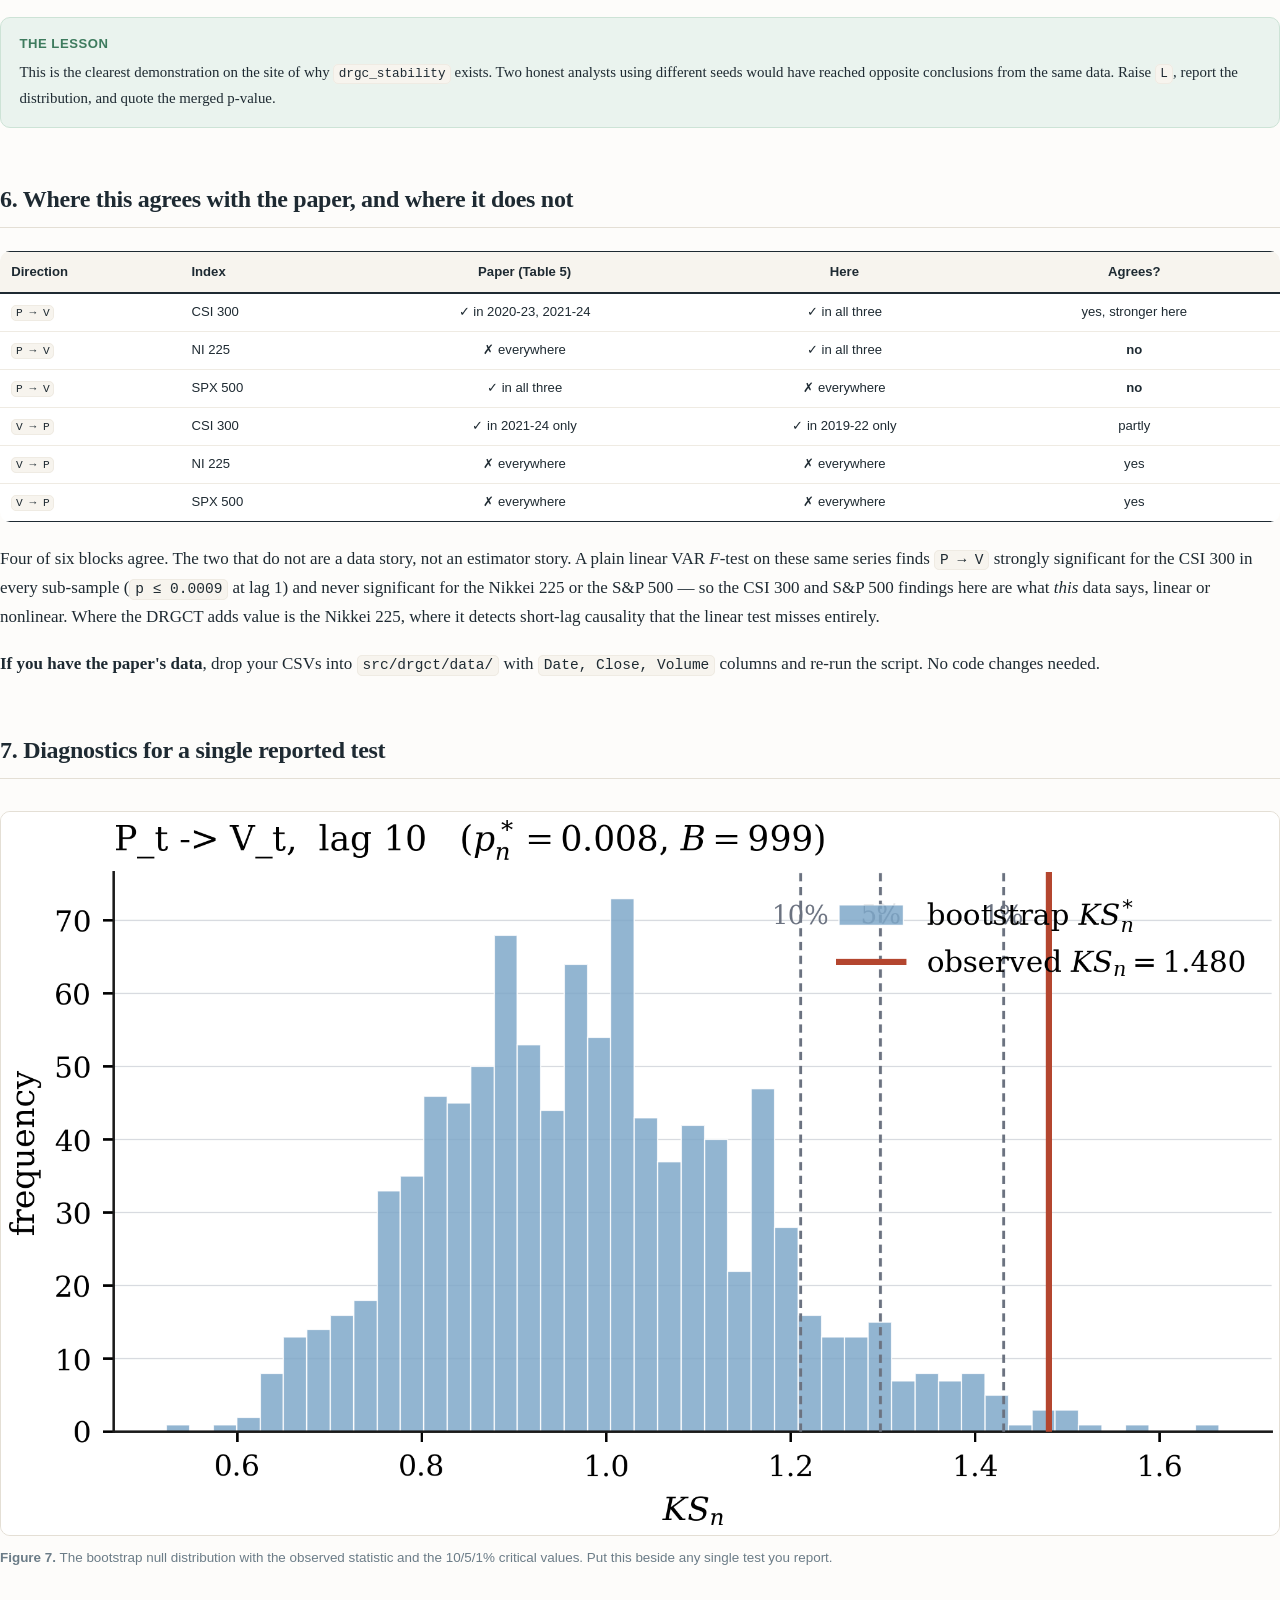
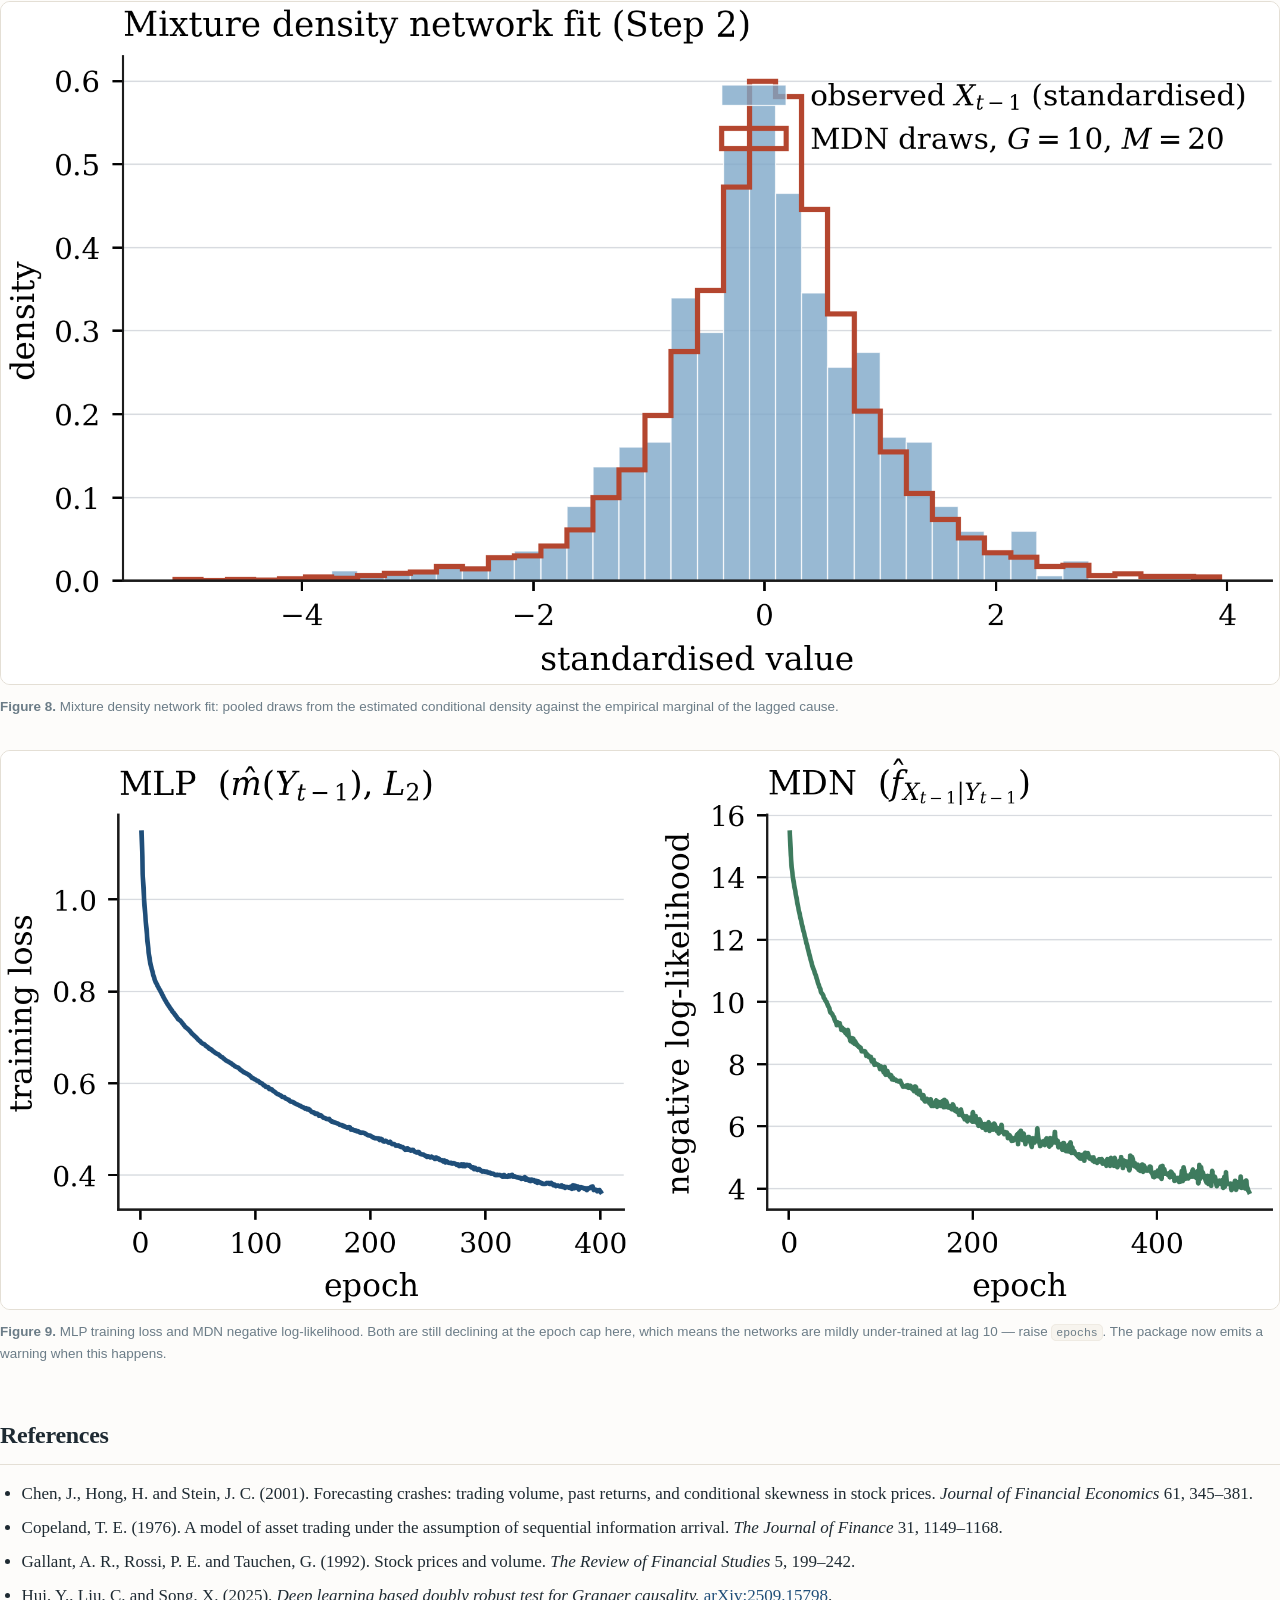
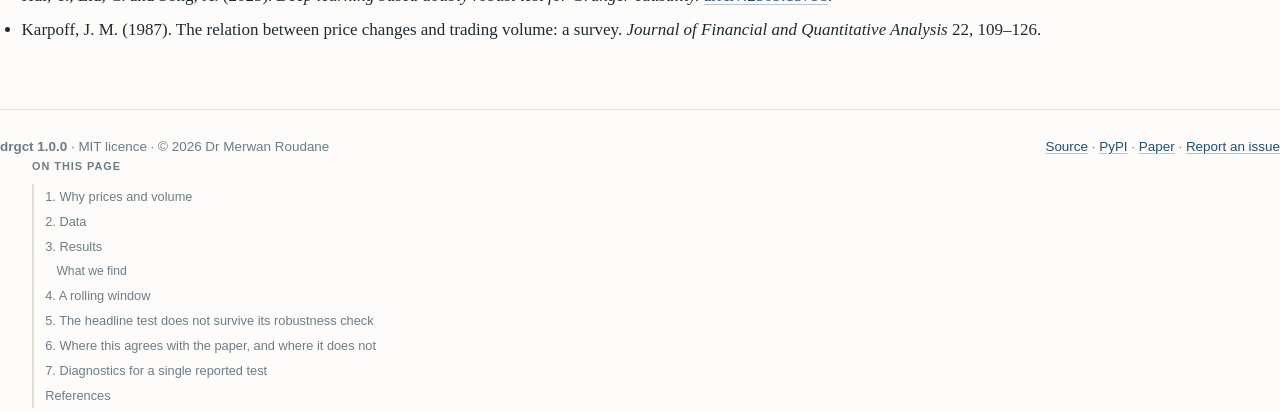
<file: docs/finance.html>
<!doctype html>
<html lang="en">
<head>
<meta charset="utf-8">
<meta name="viewport" content="width=device-width, initial-scale=1">
<title>Price–volume application — drgct</title>
<meta name="description" content="The application from Section 5 of the paper, reproduced in full: does the daily percentage change in an index level Granger-cause the percentage change in trading volume, and vice ">
<meta name="author" content="Dr Merwan Roudane">
<link rel="canonical" href="https://merwanroudane.github.io/DRGCT/finance.html">
<meta property="og:type" content="website">
<meta property="og:title" content="Price–volume application — drgct">
<meta property="og:description" content="The application from Section 5 of the paper, reproduced in full: does the daily percentage change in an index level Granger-cause the percentage change in trading volume, and vice ">
<meta property="og:url" content="https://merwanroudane.github.io/DRGCT/finance.html">
<link rel="icon" href="data:image/svg+xml,<svg xmlns='http://www.w3.org/2000/svg' viewBox='0 0 100 100'><rect width='100' height='100' rx='18' fill='%231F4E79'/><text x='50' y='70' font-size='58' font-family='Georgia,serif' fill='white' text-anchor='middle'>D</text></svg>">
<link rel="stylesheet" href="assets/style.css">
</head>
<body>
<div class="layout">

<aside class="sidebar" id="sidebar">
  <a class="brand" href="index.html">
    <span class="mark">drgct</span>
    <span class="tagline">Deep-learning based doubly robust test<br>for Granger causality</span>
  </a>
  <button class="navtoggle" onclick="document.getElementById('sidebar').classList.toggle('open')">Menu</button>
  <nav>
    <div class="group">Start</div>
    <a href="index.html">Overview</a>
    <a href="guide.html">Applied guide</a>
    <div class="group">Method</div>
    <a href="theory.html">Theory</a>
    <a href="api.html">API reference</a>
    <a href="faq.html">FAQ</a>
    <div class="group">Results</div>
    <a href="macro.html">US macro application</a>
    <a href="finance.html" class="active">Price–volume application</a>
    <a href="simulation.html">Simulation evidence</a>
  </nav>
  <div class="ext">
    <a href="https://github.com/merwanroudane/DRGCT">GitHub repository</a>
    <a href="https://pypi.org/project/drgct/">PyPI package</a>
    <a href="https://arxiv.org/abs/2509.15798">The paper (arXiv)</a>
  </div>
  <div class="byline">
    Built and maintained by<br>
    <strong>Dr Merwan Roudane</strong><br>
    <a href="mailto:merwanroudane920@gmail.com">merwanroudane920@gmail.com</a><br>
    <a href="https://github.com/merwanroudane">github.com/merwanroudane</a>
  </div>
</aside>

<main class="main">
  <div class="content md-body">
<h1 id="price-and-volume-in-three-markets">Price and volume in three markets</h1>
<p class="lede">The application from Section 5 of the paper, reproduced in full:
does the daily percentage change in an index level Granger-cause the percentage
change in trading volume, and vice versa? Three markets, three overlapping
three-year sub-samples, ten lag orders, both directions — 180 tests — plus a
rolling-window extension the paper points to but does not carry out.</p>

<p>Produced by
<a href="https://github.com/merwanroudane/DRGCT/blob/main/scripts/run_application.py"><code>scripts/run_application.py</code></a>:</p>
<div class="codehilite"><pre><span></span><code>python<span class="w"> </span>scripts/run_application.py<span class="w"> </span>--jobs<span class="w"> </span>-1<span class="w"> </span>--rolling<span class="w"> </span>--stability-draws<span class="w"> </span><span class="m">30</span>
</code></pre></div>

<div class="stat-row">
  <div class="stat"><div class="v">180</div><div class="l">doubly robust tests in the main grid</div></div>
  <div class="stat"><div class="v">1257</div><div class="l">daily observations for the S&amp;P 500 — exactly the paper's <i>T</i></div></div>
  <div class="stat"><div class="v">1–10</div><div class="l">lag orders, in trading days</div></div>
  <div class="stat"><div class="v">7%</div><div class="l">of direction draws that rejected the headline test — see §5</div></div>
</div>

<h2 id="1-why-prices-and-volume">1. Why prices and volume</h2>
<p>Trading volume rises when prices move sharply and falls when they do not; heavy
volume is often followed by large price moves. The relationship is one of the
oldest documented regularities in empirical finance (Karpoff, 1987; Gallant,
Rossi and Tauchen, 1992; Chen, Hong and Stein, 2001), and it is a natural test
bed for a nonlinear causality test: the mechanism is asymmetric, involves
thresholds, and operates over several days rather than one.</p>
<p>Following Section 5 of the paper, both series are transformed to percentage
changes, and the volume change is divided by ten so the two have a comparable
scale:</p>
<div class="eq">
<code>P(t) = 100 · (Close(t)/Close(t−1) − 1)</code><br>
<code>V(t) = 100 · (Volume(t)/Volume(t−1) − 1) / 10</code>
</div>

<h2 id="2-data">2. Data</h2>
<p>Daily closing levels and volumes over the paper's exact window,
<strong>27 September 2019 – 26 September 2024</strong>.</p>
<div class="table-wrap"><table>
<thead>
<tr>
<th>Key</th>
<th>Index</th>
<th>Ticker</th>
<th>Observations</th>
</tr>
</thead>
<tbody>
<tr>
<td><code>spx500</code></td>
<td>S&amp;P 500</td>
<td><code>^GSPC</code></td>
<td>1257 — matches the paper's <code>T = 1257</code></td>
</tr>
<tr>
<td><code>csi300</code></td>
<td>CSI 300 (exchange-traded tracker)</td>
<td><code>510300.SS</code></td>
<td>1211</td>
</tr>
<tr>
<td><code>nikkei225</code></td>
<td>Nikkei 225</td>
<td><code>^N225</code></td>
<td>1220</td>
</tr>
</tbody>
</table></div>
<div class="warn"><strong>These are not the paper's data</strong>
<p>The paper does not name its vendor. Closing <i>levels</i> are near identical
across vendors; daily <i>volume</i> is not — and volume dynamics are the whole
exercise here. For the CSI 300, Yahoo truncates the index series
(<code>000300.SS</code>) to roughly the last three years, so the largest
exchange-traded tracker is used instead: genuine exchange turnover, but ETF
turnover rather than index-constituent turnover. Expect the results below to
agree with the paper qualitatively in some blocks and not others; §6 sets out
exactly which.</p></div>

<figure><img loading="lazy" src="assets/figures/fig5_data_overview.png" alt="Figure 1"><figcaption><strong>Figure 1.</strong> Closing levels, volumes, and the transformed series <code>P(t)</code> and <code>V(t)</code> for the three indices.</figcaption></figure>

<figure><div class="table-wrap"><table>
  <thead>
    <tr style="text-align: right;">
      <th>Statistic</th>
      <th>SPX 500  $P_t$</th>
      <th>SPX 500  $V_t$</th>
      <th>CSI 300  $P_t$</th>
      <th>CSI 300  $V_t$</th>
      <th>NI 225  $P_t$</th>
      <th>NI 225  $V_t$</th>
    </tr>
  </thead>
  <tbody>
    <tr>
      <td>Obs.</td>
      <td>1256.000</td>
      <td>1256.000</td>
      <td>1210.000</td>
      <td>1210.000</td>
      <td>1219.000</td>
      <td>1219.000</td>
    </tr>
    <tr>
      <td>Mean</td>
      <td>0.062</td>
      <td>0.160</td>
      <td>0.001</td>
      <td>0.920</td>
      <td>0.056</td>
      <td>0.229</td>
    </tr>
    <tr>
      <td>Median</td>
      <td>0.095</td>
      <td>-0.033</td>
      <td>-0.032</td>
      <td>-0.101</td>
      <td>0.090</td>
      <td>-0.069</td>
    </tr>
    <tr>
      <td>Std. dev.</td>
      <td>1.340</td>
      <td>1.865</td>
      <td>1.158</td>
      <td>4.897</td>
      <td>1.353</td>
      <td>2.249</td>
    </tr>
    <tr>
      <td>Min.</td>
      <td>-11.984</td>
      <td>-5.769</td>
      <td>-8.433</td>
      <td>-7.004</td>
      <td>-12.396</td>
      <td>-5.385</td>
    </tr>
    <tr>
      <td>Max.</td>
      <td>9.383</td>
      <td>12.705</td>
      <td>7.337</td>
      <td>33.939</td>
      <td>10.226</td>
      <td>15.710</td>
    </tr>
    <tr>
      <td>Skewness</td>
      <td>-0.526</td>
      <td>1.730</td>
      <td>-0.116</td>
      <td>1.836</td>
      <td>-0.257</td>
      <td>1.391</td>
    </tr>
    <tr>
      <td>Kurtosis</td>
      <td>16.293</td>
      <td>11.525</td>
      <td>8.007</td>
      <td>9.152</td>
      <td>13.431</td>
      <td>7.773</td>
    </tr>
    <tr>
      <td>Jarque-Bera</td>
      <td>9304.744</td>
      <td>4430.385</td>
      <td>1266.828</td>
      <td>2587.604</td>
      <td>5539.850</td>
      <td>1550.387</td>
    </tr>
    <tr>
      <td>JB p-value</td>
      <td>0.000</td>
      <td>0.000</td>
      <td>0.000</td>
      <td>0.000</td>
      <td>0.000</td>
      <td>0.000</td>
    </tr>
    <tr>
      <td>Ljung-Box(10)</td>
      <td>247.569</td>
      <td>152.737</td>
      <td>5.312</td>
      <td>135.051</td>
      <td>12.399</td>
      <td>115.812</td>
    </tr>
    <tr>
      <td>LB p-value</td>
      <td>0.000</td>
      <td>0.000</td>
      <td>0.869</td>
      <td>0.000</td>
      <td>0.259</td>
      <td>0.000</td>
    </tr>
    <tr>
      <td>Ljung-Box$^2$(10)</td>
      <td>1780.124</td>
      <td>60.641</td>
      <td>79.513</td>
      <td>1.479</td>
      <td>423.691</td>
      <td>10.567</td>
    </tr>
    <tr>
      <td>LB$^2$ p-value</td>
      <td>0.000</td>
      <td>0.000</td>
      <td>0.000</td>
      <td>0.999</td>
      <td>0.000</td>
      <td>0.392</td>
    </tr>
    <tr>
      <td>ADF p-value</td>
      <td>0.000</td>
      <td>0.000</td>
      <td>0.000</td>
      <td>0.000</td>
      <td>0.000</td>
      <td>0.000</td>
    </tr>
    <tr>
      <td>KPSS p-value</td>
      <td>0.100</td>
      <td>0.100</td>
      <td>0.100</td>
      <td>0.100</td>
      <td>0.100</td>
      <td>0.100</td>
    </tr>
  </tbody>
</table></div></div><figcaption><strong>Table 1.</strong> Descriptive statistics for the six transformed series. All are strongly leptokurtic and serially correlated in the square — the usual daily-financial-data signature.</figcaption></figure>

<h2 id="3-results">3. Results</h2>
<p>Hyper-parameters as in the paper: <code>G = 10</code>, <code>L = 20</code>, <code>M = 20</code>, <code>B = 999</code>,
Rademacher multipliers, 5% level.</p>
<figure><img loading="lazy" src="assets/figures/fig6_pvalue_heatmap.png" alt="Figure 2"><figcaption><strong>Figure 2.</strong> Bootstrap p-values for every index, sub-sample and lag order, one panel per direction. Outlined cells reject at 5%.</figcaption></figure>

<figure><div class="table-wrap"><table>
  <thead>
    <tr style="text-align: right;">
      <th>Causality direction</th>
      <th>Period</th>
      <th>SPX 500</th>
      <th>CSI 300</th>
      <th>NI 225</th>
    </tr>
  </thead>
  <tbody>
    <tr>
      <td>P_t -> V_t</td>
      <td>2019-2022</td>
      <td><span class="cross">✗</span></td>
      <td><span class="tick">✓</span></td>
      <td><span class="tick">✓</span></td>
    </tr>
    <tr>
      <td>P_t -> V_t</td>
      <td>2020-2023</td>
      <td><span class="cross">✗</span></td>
      <td><span class="tick">✓</span></td>
      <td><span class="tick">✓</span></td>
    </tr>
    <tr>
      <td>P_t -> V_t</td>
      <td>2021-2024</td>
      <td><span class="cross">✗</span></td>
      <td><span class="tick">✓</span></td>
      <td><span class="tick">✓</span></td>
    </tr>
    <tr>
      <td>V_t -> P_t</td>
      <td>2019-2022</td>
      <td><span class="cross">✗</span></td>
      <td><span class="tick">✓</span></td>
      <td><span class="cross">✗</span></td>
    </tr>
    <tr>
      <td>V_t -> P_t</td>
      <td>2020-2023</td>
      <td><span class="cross">✗</span></td>
      <td><span class="cross">✗</span></td>
      <td><span class="cross">✗</span></td>
    </tr>
    <tr>
      <td>V_t -> P_t</td>
      <td>2021-2024</td>
      <td><span class="cross">✗</span></td>
      <td><span class="cross">✗</span></td>
      <td><span class="cross">✗</span></td>
    </tr>
  </tbody>
</table></div></div><figcaption><strong>Table 2.</strong> Detection summary, in the layout of the paper's Table 5. A tick marks rejection at 5% for at least one lag order between 1 and 10.</figcaption></figure>

<figure><div class="table-wrap"><table>
  <thead>
    <tr style="text-align: right;">
      <th>Causality direction</th>
      <th>Index</th>
      <th>Period</th>
      <th>1</th>
      <th>2</th>
      <th>3</th>
      <th>4</th>
      <th>5</th>
      <th>6</th>
      <th>7</th>
      <th>8</th>
      <th>9</th>
      <th>10</th>
    </tr>
  </thead>
  <tbody>
    <tr>
      <td>P_t -> V_t</td>
      <td>CSI 300</td>
      <td>2019-2022</td>
      <td><span class="tick">✓</span></td>
      <td><span class="tick">✓</span></td>
      <td><span class="cross">✗</span></td>
      <td><span class="tick">✓</span></td>
      <td><span class="cross">✗</span></td>
      <td><span class="cross">✗</span></td>
      <td><span class="cross">✗</span></td>
      <td><span class="cross">✗</span></td>
      <td><span class="cross">✗</span></td>
      <td><span class="cross">✗</span></td>
    </tr>
    <tr>
      <td>P_t -> V_t</td>
      <td>CSI 300</td>
      <td>2020-2023</td>
      <td><span class="tick">✓</span></td>
      <td><span class="tick">✓</span></td>
      <td><span class="tick">✓</span></td>
      <td><span class="cross">✗</span></td>
      <td><span class="cross">✗</span></td>
      <td><span class="cross">✗</span></td>
      <td><span class="cross">✗</span></td>
      <td><span class="cross">✗</span></td>
      <td><span class="cross">✗</span></td>
      <td><span class="cross">✗</span></td>
    </tr>
    <tr>
      <td>P_t -> V_t</td>
      <td>CSI 300</td>
      <td>2021-2024</td>
      <td><span class="tick">✓</span></td>
      <td><span class="tick">✓</span></td>
      <td><span class="tick">✓</span></td>
      <td><span class="cross">✗</span></td>
      <td><span class="cross">✗</span></td>
      <td><span class="tick">✓</span></td>
      <td><span class="cross">✗</span></td>
      <td><span class="cross">✗</span></td>
      <td><span class="cross">✗</span></td>
      <td><span class="cross">✗</span></td>
    </tr>
    <tr>
      <td>P_t -> V_t</td>
      <td>NI 225</td>
      <td>2019-2022</td>
      <td><span class="tick">✓</span></td>
      <td><span class="cross">✗</span></td>
      <td><span class="tick">✓</span></td>
      <td><span class="cross">✗</span></td>
      <td><span class="cross">✗</span></td>
      <td><span class="tick">✓</span></td>
      <td><span class="cross">✗</span></td>
      <td><span class="cross">✗</span></td>
      <td><span class="cross">✗</span></td>
      <td><span class="cross">✗</span></td>
    </tr>
    <tr>
      <td>P_t -> V_t</td>
      <td>NI 225</td>
      <td>2020-2023</td>
      <td><span class="tick">✓</span></td>
      <td><span class="cross">✗</span></td>
      <td><span class="tick">✓</span></td>
      <td><span class="cross">✗</span></td>
      <td><span class="cross">✗</span></td>
      <td><span class="cross">✗</span></td>
      <td><span class="cross">✗</span></td>
      <td><span class="cross">✗</span></td>
      <td><span class="cross">✗</span></td>
      <td><span class="cross">✗</span></td>
    </tr>
    <tr>
      <td>P_t -> V_t</td>
      <td>NI 225</td>
      <td>2021-2024</td>
      <td><span class="tick">✓</span></td>
      <td><span class="tick">✓</span></td>
      <td><span class="cross">✗</span></td>
      <td><span class="cross">✗</span></td>
      <td><span class="cross">✗</span></td>
      <td><span class="tick">✓</span></td>
      <td><span class="tick">✓</span></td>
      <td><span class="cross">✗</span></td>
      <td><span class="cross">✗</span></td>
      <td><span class="cross">✗</span></td>
    </tr>
    <tr>
      <td>P_t -> V_t</td>
      <td>SPX 500</td>
      <td>2019-2022</td>
      <td><span class="cross">✗</span></td>
      <td><span class="cross">✗</span></td>
      <td><span class="cross">✗</span></td>
      <td><span class="cross">✗</span></td>
      <td><span class="cross">✗</span></td>
      <td><span class="cross">✗</span></td>
      <td><span class="cross">✗</span></td>
      <td><span class="cross">✗</span></td>
      <td><span class="cross">✗</span></td>
      <td><span class="cross">✗</span></td>
    </tr>
    <tr>
      <td>P_t -> V_t</td>
      <td>SPX 500</td>
      <td>2020-2023</td>
      <td><span class="cross">✗</span></td>
      <td><span class="cross">✗</span></td>
      <td><span class="cross">✗</span></td>
      <td><span class="cross">✗</span></td>
      <td><span class="cross">✗</span></td>
      <td><span class="cross">✗</span></td>
      <td><span class="cross">✗</span></td>
      <td><span class="cross">✗</span></td>
      <td><span class="cross">✗</span></td>
      <td><span class="cross">✗</span></td>
    </tr>
    <tr>
      <td>P_t -> V_t</td>
      <td>SPX 500</td>
      <td>2021-2024</td>
      <td><span class="cross">✗</span></td>
      <td><span class="cross">✗</span></td>
      <td><span class="cross">✗</span></td>
      <td><span class="cross">✗</span></td>
      <td><span class="cross">✗</span></td>
      <td><span class="cross">✗</span></td>
      <td><span class="cross">✗</span></td>
      <td><span class="cross">✗</span></td>
      <td><span class="cross">✗</span></td>
      <td><span class="cross">✗</span></td>
    </tr>
    <tr>
      <td>V_t -> P_t</td>
      <td>CSI 300</td>
      <td>2019-2022</td>
      <td><span class="cross">✗</span></td>
      <td><span class="cross">✗</span></td>
      <td><span class="tick">✓</span></td>
      <td><span class="cross">✗</span></td>
      <td><span class="cross">✗</span></td>
      <td><span class="cross">✗</span></td>
      <td><span class="cross">✗</span></td>
      <td><span class="cross">✗</span></td>
      <td><span class="cross">✗</span></td>
      <td><span class="cross">✗</span></td>
    </tr>
    <tr>
      <td>V_t -> P_t</td>
      <td>CSI 300</td>
      <td>2020-2023</td>
      <td><span class="cross">✗</span></td>
      <td><span class="cross">✗</span></td>
      <td><span class="cross">✗</span></td>
      <td><span class="cross">✗</span></td>
      <td><span class="cross">✗</span></td>
      <td><span class="cross">✗</span></td>
      <td><span class="cross">✗</span></td>
      <td><span class="cross">✗</span></td>
      <td><span class="cross">✗</span></td>
      <td><span class="cross">✗</span></td>
    </tr>
    <tr>
      <td>V_t -> P_t</td>
      <td>CSI 300</td>
      <td>2021-2024</td>
      <td><span class="cross">✗</span></td>
      <td><span class="cross">✗</span></td>
      <td><span class="cross">✗</span></td>
      <td><span class="cross">✗</span></td>
      <td><span class="cross">✗</span></td>
      <td><span class="cross">✗</span></td>
      <td><span class="cross">✗</span></td>
      <td><span class="cross">✗</span></td>
      <td><span class="cross">✗</span></td>
      <td><span class="cross">✗</span></td>
    </tr>
    <tr>
      <td>V_t -> P_t</td>
      <td>NI 225</td>
      <td>2019-2022</td>
      <td><span class="cross">✗</span></td>
      <td><span class="cross">✗</span></td>
      <td><span class="cross">✗</span></td>
      <td><span class="cross">✗</span></td>
      <td><span class="cross">✗</span></td>
      <td><span class="cross">✗</span></td>
      <td><span class="cross">✗</span></td>
      <td><span class="cross">✗</span></td>
      <td><span class="cross">✗</span></td>
      <td><span class="cross">✗</span></td>
    </tr>
    <tr>
      <td>V_t -> P_t</td>
      <td>NI 225</td>
      <td>2020-2023</td>
      <td><span class="cross">✗</span></td>
      <td><span class="cross">✗</span></td>
      <td><span class="cross">✗</span></td>
      <td><span class="cross">✗</span></td>
      <td><span class="cross">✗</span></td>
      <td><span class="cross">✗</span></td>
      <td><span class="cross">✗</span></td>
      <td><span class="cross">✗</span></td>
      <td><span class="cross">✗</span></td>
      <td><span class="cross">✗</span></td>
    </tr>
    <tr>
      <td>V_t -> P_t</td>
      <td>NI 225</td>
      <td>2021-2024</td>
      <td><span class="cross">✗</span></td>
      <td><span class="cross">✗</span></td>
      <td><span class="cross">✗</span></td>
      <td><span class="cross">✗</span></td>
      <td><span class="cross">✗</span></td>
      <td><span class="cross">✗</span></td>
      <td><span class="cross">✗</span></td>
      <td><span class="cross">✗</span></td>
      <td><span class="cross">✗</span></td>
      <td><span class="cross">✗</span></td>
    </tr>
    <tr>
      <td>V_t -> P_t</td>
      <td>SPX 500</td>
      <td>2019-2022</td>
      <td><span class="cross">✗</span></td>
      <td><span class="cross">✗</span></td>
      <td><span class="cross">✗</span></td>
      <td><span class="cross">✗</span></td>
      <td><span class="cross">✗</span></td>
      <td><span class="cross">✗</span></td>
      <td><span class="cross">✗</span></td>
      <td><span class="cross">✗</span></td>
      <td><span class="cross">✗</span></td>
      <td><span class="cross">✗</span></td>
    </tr>
    <tr>
      <td>V_t -> P_t</td>
      <td>SPX 500</td>
      <td>2020-2023</td>
      <td><span class="cross">✗</span></td>
      <td><span class="cross">✗</span></td>
      <td><span class="cross">✗</span></td>
      <td><span class="cross">✗</span></td>
      <td><span class="cross">✗</span></td>
      <td><span class="cross">✗</span></td>
      <td><span class="cross">✗</span></td>
      <td><span class="cross">✗</span></td>
      <td><span class="cross">✗</span></td>
      <td><span class="cross">✗</span></td>
    </tr>
    <tr>
      <td>V_t -> P_t</td>
      <td>SPX 500</td>
      <td>2021-2024</td>
      <td><span class="cross">✗</span></td>
      <td><span class="cross">✗</span></td>
      <td><span class="cross">✗</span></td>
      <td><span class="cross">✗</span></td>
      <td><span class="cross">✗</span></td>
      <td><span class="cross">✗</span></td>
      <td><span class="cross">✗</span></td>
      <td><span class="cross">✗</span></td>
      <td><span class="cross">✗</span></td>
      <td><span class="cross">✗</span></td>
    </tr>
  </tbody>
</table></div></div><figcaption><strong>Table 3.</strong> Decisions at each lag order, the layout of the paper's Table 6.</figcaption></figure>

<figure><div class="table-wrap"><table>
  <thead>
    <tr style="text-align: right;">
      <th>Causality direction</th>
      <th>Index</th>
      <th>Period</th>
      <th>1</th>
      <th>2</th>
      <th>3</th>
      <th>4</th>
      <th>5</th>
      <th>6</th>
      <th>7</th>
      <th>8</th>
      <th>9</th>
      <th>10</th>
    </tr>
  </thead>
  <tbody>
    <tr>
      <td>P_t -> V_t</td>
      <td>CSI 300</td>
      <td>2019-2022</td>
      <td>0.000</td>
      <td>0.000</td>
      <td>0.113</td>
      <td>0.000</td>
      <td>0.305</td>
      <td>0.453</td>
      <td>0.063</td>
      <td>0.332</td>
      <td>0.814</td>
      <td>0.902</td>
    </tr>
    <tr>
      <td>P_t -> V_t</td>
      <td>CSI 300</td>
      <td>2020-2023</td>
      <td>0.001</td>
      <td>0.000</td>
      <td>0.011</td>
      <td>0.088</td>
      <td>0.225</td>
      <td>0.494</td>
      <td>0.600</td>
      <td>0.201</td>
      <td>0.958</td>
      <td>0.497</td>
    </tr>
    <tr>
      <td>P_t -> V_t</td>
      <td>CSI 300</td>
      <td>2021-2024</td>
      <td>0.000</td>
      <td>0.001</td>
      <td>0.000</td>
      <td>0.114</td>
      <td>0.079</td>
      <td>0.004</td>
      <td>0.920</td>
      <td>0.178</td>
      <td>0.336</td>
      <td>0.442</td>
    </tr>
    <tr>
      <td>P_t -> V_t</td>
      <td>NI 225</td>
      <td>2019-2022</td>
      <td>0.029</td>
      <td>0.063</td>
      <td>0.003</td>
      <td>0.132</td>
      <td>0.463</td>
      <td>0.032</td>
      <td>0.474</td>
      <td>0.406</td>
      <td>0.766</td>
      <td>0.631</td>
    </tr>
    <tr>
      <td>P_t -> V_t</td>
      <td>NI 225</td>
      <td>2020-2023</td>
      <td>0.000</td>
      <td>0.121</td>
      <td>0.009</td>
      <td>0.164</td>
      <td>0.422</td>
      <td>0.591</td>
      <td>0.758</td>
      <td>0.117</td>
      <td>0.085</td>
      <td>0.358</td>
    </tr>
    <tr>
      <td>P_t -> V_t</td>
      <td>NI 225</td>
      <td>2021-2024</td>
      <td>0.040</td>
      <td>0.000</td>
      <td>0.290</td>
      <td>0.755</td>
      <td>0.166</td>
      <td>0.047</td>
      <td>0.026</td>
      <td>0.508</td>
      <td>0.749</td>
      <td>0.573</td>
    </tr>
    <tr>
      <td>P_t -> V_t</td>
      <td>SPX 500</td>
      <td>2019-2022</td>
      <td>0.078</td>
      <td>0.229</td>
      <td>0.249</td>
      <td>0.206</td>
      <td>0.771</td>
      <td>0.698</td>
      <td>0.209</td>
      <td>0.131</td>
      <td>0.050</td>
      <td>0.227</td>
    </tr>
    <tr>
      <td>P_t -> V_t</td>
      <td>SPX 500</td>
      <td>2020-2023</td>
      <td>0.213</td>
      <td>0.407</td>
      <td>0.371</td>
      <td>0.737</td>
      <td>0.940</td>
      <td>0.429</td>
      <td>0.903</td>
      <td>0.775</td>
      <td>0.982</td>
      <td>0.318</td>
    </tr>
    <tr>
      <td>P_t -> V_t</td>
      <td>SPX 500</td>
      <td>2021-2024</td>
      <td>0.584</td>
      <td>0.796</td>
      <td>0.763</td>
      <td>0.809</td>
      <td>0.566</td>
      <td>0.773</td>
      <td>0.890</td>
      <td>0.985</td>
      <td>0.838</td>
      <td>0.109</td>
    </tr>
    <tr>
      <td>V_t -> P_t</td>
      <td>CSI 300</td>
      <td>2019-2022</td>
      <td>0.317</td>
      <td>0.366</td>
      <td>0.006</td>
      <td>0.360</td>
      <td>0.225</td>
      <td>0.620</td>
      <td>0.623</td>
      <td>0.322</td>
      <td>0.977</td>
      <td>0.053</td>
    </tr>
    <tr>
      <td>V_t -> P_t</td>
      <td>CSI 300</td>
      <td>2020-2023</td>
      <td>0.433</td>
      <td>0.327</td>
      <td>0.114</td>
      <td>0.307</td>
      <td>0.798</td>
      <td>0.875</td>
      <td>0.996</td>
      <td>0.382</td>
      <td>0.089</td>
      <td>0.602</td>
    </tr>
    <tr>
      <td>V_t -> P_t</td>
      <td>CSI 300</td>
      <td>2021-2024</td>
      <td>0.126</td>
      <td>0.109</td>
      <td>0.474</td>
      <td>0.310</td>
      <td>0.427</td>
      <td>0.928</td>
      <td>0.059</td>
      <td>0.206</td>
      <td>0.487</td>
      <td>0.249</td>
    </tr>
    <tr>
      <td>V_t -> P_t</td>
      <td>NI 225</td>
      <td>2019-2022</td>
      <td>0.249</td>
      <td>0.919</td>
      <td>0.277</td>
      <td>0.980</td>
      <td>0.573</td>
      <td>0.310</td>
      <td>0.405</td>
      <td>0.926</td>
      <td>0.125</td>
      <td>0.560</td>
    </tr>
    <tr>
      <td>V_t -> P_t</td>
      <td>NI 225</td>
      <td>2020-2023</td>
      <td>0.561</td>
      <td>0.941</td>
      <td>0.856</td>
      <td>0.949</td>
      <td>0.835</td>
      <td>0.339</td>
      <td>0.924</td>
      <td>0.449</td>
      <td>0.802</td>
      <td>0.912</td>
    </tr>
    <tr>
      <td>V_t -> P_t</td>
      <td>NI 225</td>
      <td>2021-2024</td>
      <td>0.791</td>
      <td>0.385</td>
      <td>0.462</td>
      <td>0.460</td>
      <td>0.903</td>
      <td>0.617</td>
      <td>0.777</td>
      <td>0.457</td>
      <td>0.806</td>
      <td>0.811</td>
    </tr>
    <tr>
      <td>V_t -> P_t</td>
      <td>SPX 500</td>
      <td>2019-2022</td>
      <td>0.146</td>
      <td>0.844</td>
      <td>0.520</td>
      <td>0.833</td>
      <td>0.232</td>
      <td>0.686</td>
      <td>0.246</td>
      <td>0.478</td>
      <td>0.601</td>
      <td>0.733</td>
    </tr>
    <tr>
      <td>V_t -> P_t</td>
      <td>SPX 500</td>
      <td>2020-2023</td>
      <td>0.679</td>
      <td>0.402</td>
      <td>0.784</td>
      <td>0.314</td>
      <td>0.473</td>
      <td>0.392</td>
      <td>0.688</td>
      <td>0.630</td>
      <td>0.472</td>
      <td>0.680</td>
    </tr>
    <tr>
      <td>V_t -> P_t</td>
      <td>SPX 500</td>
      <td>2021-2024</td>
      <td>0.382</td>
      <td>0.318</td>
      <td>0.784</td>
      <td>0.777</td>
      <td>0.517</td>
      <td>0.453</td>
      <td>0.782</td>
      <td>0.540</td>
      <td>0.989</td>
      <td>0.623</td>
    </tr>
  </tbody>
</table></div></div><figcaption><strong>Table 4.</strong> The same grid with the bootstrap p-values themselves.</figcaption></figure>

<h3 id="what-we-find">What we find</h3>
<p><strong>CSI 300 — prices drive volumes, decisively.</strong> Rejection at lags 1–3 in <em>every</em>
sub-sample, with <code>p ≤ 0.011</code> throughout, strengthening over time (in 2021–2024,
<code>p &lt; 0.001</code> at lags 1, 2, 3 and 6). The reverse direction rejects at one lag in
one sub-sample out of thirty tests — chance.</p>
<p><strong>Nikkei 225 — prices drive volumes at short horizons.</strong> Rejection at lags 1
and 3 in all three sub-samples. Volumes never predict prices at any lag in any
sub-sample.</p>
<p><strong>S&amp;P 500 — nothing, in either direction, at any lag.</strong></p>
<p>The common pattern across the two markets where anything is detectable —
prices lead volumes, volumes do not lead prices — is the paper's headline
conclusion and matches what the price–volume literature would predict.</p>
<figure><img loading="lazy" src="assets/figures/fig7_lagprofile_csi300_p2v.png" alt="Figure 3"><figcaption><strong>Figure 3.</strong> CSI 300, 2021–2024, prices to volumes: the p-value against the lag order. The effect is concentrated at one to three days, with a revival at six.</figcaption></figure>

<h2 id="4-a-rolling-window">4. A rolling window</h2>
<p>The paper's three overlapping sub-samples are a coarse way of asking whether
causality is stable. Sliding a fixed window through calendar time answers the
sharper question: <em>when</em> does it switch on?</p>
<figure><img loading="lazy" src="assets/figures/fig12_rolling_spx500.png" alt="Figure 4"><figcaption><strong>Figure 4.</strong> Rolling DRGCT for the S&amp;P 500: 750-day windows advanced one month at a time, both directions, lag 5. Consecutive windows overlap by 97%, so read this as a description of instability, not as 25 independent tests. Nothing sustained appears.</figcaption></figure>

<div class="codehilite"><pre><span></span><code><span class="kn">from</span><span class="w"> </span><span class="nn">drgct.applications</span><span class="w"> </span><span class="kn">import</span> <span class="n">rolling_causality</span>
<span class="n">roll</span> <span class="o">=</span> <span class="n">rolling_causality</span><span class="p">(</span><span class="n">P</span><span class="p">,</span> <span class="n">V</span><span class="p">,</span> <span class="n">lag</span><span class="o">=</span><span class="mi">5</span><span class="p">,</span> <span class="n">window</span><span class="o">=</span><span class="mi">750</span><span class="p">,</span> <span class="n">step</span><span class="o">=</span><span class="mi">21</span><span class="p">,</span>
                         <span class="n">dates</span><span class="o">=</span><span class="n">pv</span><span class="o">.</span><span class="n">index</span><span class="p">,</span> <span class="n">n_jobs</span><span class="o">=-</span><span class="mi">1</span><span class="p">,</span> <span class="n">seed</span><span class="o">=</span><span class="mi">7</span><span class="p">)</span>
</code></pre></div>

<h2 id="5-the-headline-test-does-not-survive-its-robustness-check">5. The headline test does not survive its robustness check</h2>
<p>The single most significant cell in the S&amp;P 500 block was <code>P → V</code> at lag 10 in
2021–2024, where one seed produced <code>p = 0.008</code>. Re-running it across thirty
independent draws of the <code>L = 20</code> evaluation directions tells a different
story.</p>
<figure><div class="table-wrap"><table>
  <thead>
    <tr style="text-align: right;">
      <th>Median p</th>
      <th>Mean p</th>
      <th>5th pct</th>
      <th>95th pct</th>
      <th>Share rejecting</th>
      <th>Merged p (2x median)</th>
    </tr>
  </thead>
  <tbody>
    <tr>
      <td>0.5215</td>
      <td>0.5561</td>
      <td>0.0481</td>
      <td>0.9739</td>
      <td>0.067</td>
      <td>1.0</td>
    </tr>
  </tbody>
</table></div></div><figcaption><strong>Table 5.</strong> Thirty independent draws of the direction pairs and of the network initialisation, data held fixed.</figcaption></figure>

<p>The median p-value is <strong>0.52</strong> and only <strong>7%</strong> of draws reject. The <code>p = 0.008</code>
was a lucky seed. Reporting it alone would have been misleading.</p>
<figure><img loading="lazy" src="assets/figures/fig13_stability.png" alt="Figure 5"><figcaption><strong>Figure 5.</strong> The p-value distribution across thirty draws — close to uniform on [0,1], which is what you see when the null is true.</figcaption></figure>

<figure><img loading="lazy" src="assets/figures/fig9_empirical_process.png" alt="Figure 6"><figcaption><strong>Figure 6.</strong> Why: the real and imaginary parts of the empirical process at each of the twenty directions. Exactly one direction escapes the bootstrap envelope. Contrast this with the <a href="https://github.com/merwanroudane/DRGCT/blob/main/macro.html#6-is-the-headline-a-lucky-draw">macro headline</a>, where many directions escape and all thirty draws reject.</figcaption></figure>

<div class="good"><strong>The lesson</strong>
<p>This is the clearest demonstration on the site of why
<code>drgc_stability</code> exists. Two honest analysts using different seeds
would have reached opposite conclusions from the same data. Raise <code>L</code>,
report the distribution, and quote the merged p-value.</p></div>

<h2 id="6-where-this-agrees-with-the-paper-and-where-it-does-not">6. Where this agrees with the paper, and where it does not</h2>
<div class="table-wrap"><table>
<thead>
<tr>
<th>Direction</th>
<th>Index</th>
<th style="text-align: center;">Paper (Table 5)</th>
<th style="text-align: center;">Here</th>
<th style="text-align: center;">Agrees?</th>
</tr>
</thead>
<tbody>
<tr>
<td><code>P → V</code></td>
<td>CSI 300</td>
<td style="text-align: center;">✓ in 2020-23, 2021-24</td>
<td style="text-align: center;">✓ in all three</td>
<td style="text-align: center;">yes, stronger here</td>
</tr>
<tr>
<td><code>P → V</code></td>
<td>NI 225</td>
<td style="text-align: center;">✗ everywhere</td>
<td style="text-align: center;">✓ in all three</td>
<td style="text-align: center;"><strong>no</strong></td>
</tr>
<tr>
<td><code>P → V</code></td>
<td>SPX 500</td>
<td style="text-align: center;">✓ in all three</td>
<td style="text-align: center;">✗ everywhere</td>
<td style="text-align: center;"><strong>no</strong></td>
</tr>
<tr>
<td><code>V → P</code></td>
<td>CSI 300</td>
<td style="text-align: center;">✓ in 2021-24 only</td>
<td style="text-align: center;">✓ in 2019-22 only</td>
<td style="text-align: center;">partly</td>
</tr>
<tr>
<td><code>V → P</code></td>
<td>NI 225</td>
<td style="text-align: center;">✗ everywhere</td>
<td style="text-align: center;">✗ everywhere</td>
<td style="text-align: center;">yes</td>
</tr>
<tr>
<td><code>V → P</code></td>
<td>SPX 500</td>
<td style="text-align: center;">✗ everywhere</td>
<td style="text-align: center;">✗ everywhere</td>
<td style="text-align: center;">yes</td>
</tr>
</tbody>
</table></div>
<p>Four of six blocks agree. The two that do not are a data story, not an
estimator story. A plain linear VAR <em>F</em>-test on these same series finds
<code>P → V</code> strongly significant for the CSI 300 in every sub-sample (<code>p ≤ 0.0009</code>
at lag 1) and never significant for the Nikkei 225 or the S&amp;P 500 — so the
CSI 300 and S&amp;P 500 findings here are what <em>this</em> data says, linear or
nonlinear. Where the DRGCT adds value is the Nikkei 225, where it detects
short-lag causality that the linear test misses entirely.</p>
<p><strong>If you have the paper's data</strong>, drop your CSVs into <code>src/drgct/data/</code> with
<code>Date, Close, Volume</code> columns and re-run the script. No code changes needed.</p>
<h2 id="7-diagnostics-for-a-single-reported-test">7. Diagnostics for a single reported test</h2>
<figure><img loading="lazy" src="assets/figures/fig8_bootstrap_null.png" alt="Figure 7"><figcaption><strong>Figure 7.</strong> The bootstrap null distribution with the observed statistic and the 10/5/1% critical values. Put this beside any single test you report.</figcaption></figure>

<figure><img loading="lazy" src="assets/figures/fig10_mdn_fit.png" alt="Figure 8"><figcaption><strong>Figure 8.</strong> Mixture density network fit: pooled draws from the estimated conditional density against the empirical marginal of the lagged cause.</figcaption></figure>

<figure><img loading="lazy" src="assets/figures/fig11_training_curves.png" alt="Figure 9"><figcaption><strong>Figure 9.</strong> MLP training loss and MDN negative log-likelihood. Both are still declining at the epoch cap here, which means the networks are mildly under-trained at lag 10 — raise <code>epochs</code>. The package now emits a warning when this happens.</figcaption></figure>

<h2 id="references">References</h2>
<ul>
<li>Chen, J., Hong, H. and Stein, J. C. (2001). Forecasting crashes: trading volume, past returns, and conditional skewness in stock prices. <em>Journal of Financial Economics</em> 61, 345–381.</li>
<li>Copeland, T. E. (1976). A model of asset trading under the assumption of sequential information arrival. <em>The Journal of Finance</em> 31, 1149–1168.</li>
<li>Gallant, A. R., Rossi, P. E. and Tauchen, G. (1992). Stock prices and volume. <em>The Review of Financial Studies</em> 5, 199–242.</li>
<li>Hui, Y., Liu, C. and Song, X. (2025). <em>Deep learning based doubly robust test for Granger causality.</em> <a href="https://arxiv.org/abs/2509.15798">arXiv:2509.15798</a>.</li>
<li>Karpoff, J. M. (1987). The relation between price changes and trading volume: a survey. <em>Journal of Financial and Quantitative Analysis</em> 22, 109–126.</li>
</ul>
    <div class="pagefoot">
      <div>
        <strong>drgct 1.0.0</strong> · MIT licence · © 2026 Dr Merwan Roudane
      </div>
      <div>
        <a href="https://github.com/merwanroudane/DRGCT">Source</a> ·
        <a href="https://pypi.org/project/drgct/">PyPI</a> ·
        <a href="https://arxiv.org/abs/2509.15798">Paper</a> ·
        <a href="https://github.com/merwanroudane/DRGCT/issues">Report an issue</a>
      </div>
    </div>
  </div>
</main>

<aside class="toc"><div class="group">On this page</div>
  <a href="#1-why-prices-and-volume">1. Why prices and volume</a>
  <a href="#2-data">2. Data</a>
  <a href="#3-results">3. Results</a>
  <a href="#what-we-find" class="h3">What we find</a>
  <a href="#4-a-rolling-window">4. A rolling window</a>
  <a href="#5-the-headline-test-does-not-survive-its-robustness-check">5. The headline test does not survive its robustness check</a>
  <a href="#6-where-this-agrees-with-the-paper-and-where-it-does-not">6. Where this agrees with the paper, and where it does not</a>
  <a href="#7-diagnostics-for-a-single-reported-test">7. Diagnostics for a single reported test</a>
  <a href="#references">References</a>
</aside>

</div>
</body>
</html>
</file>
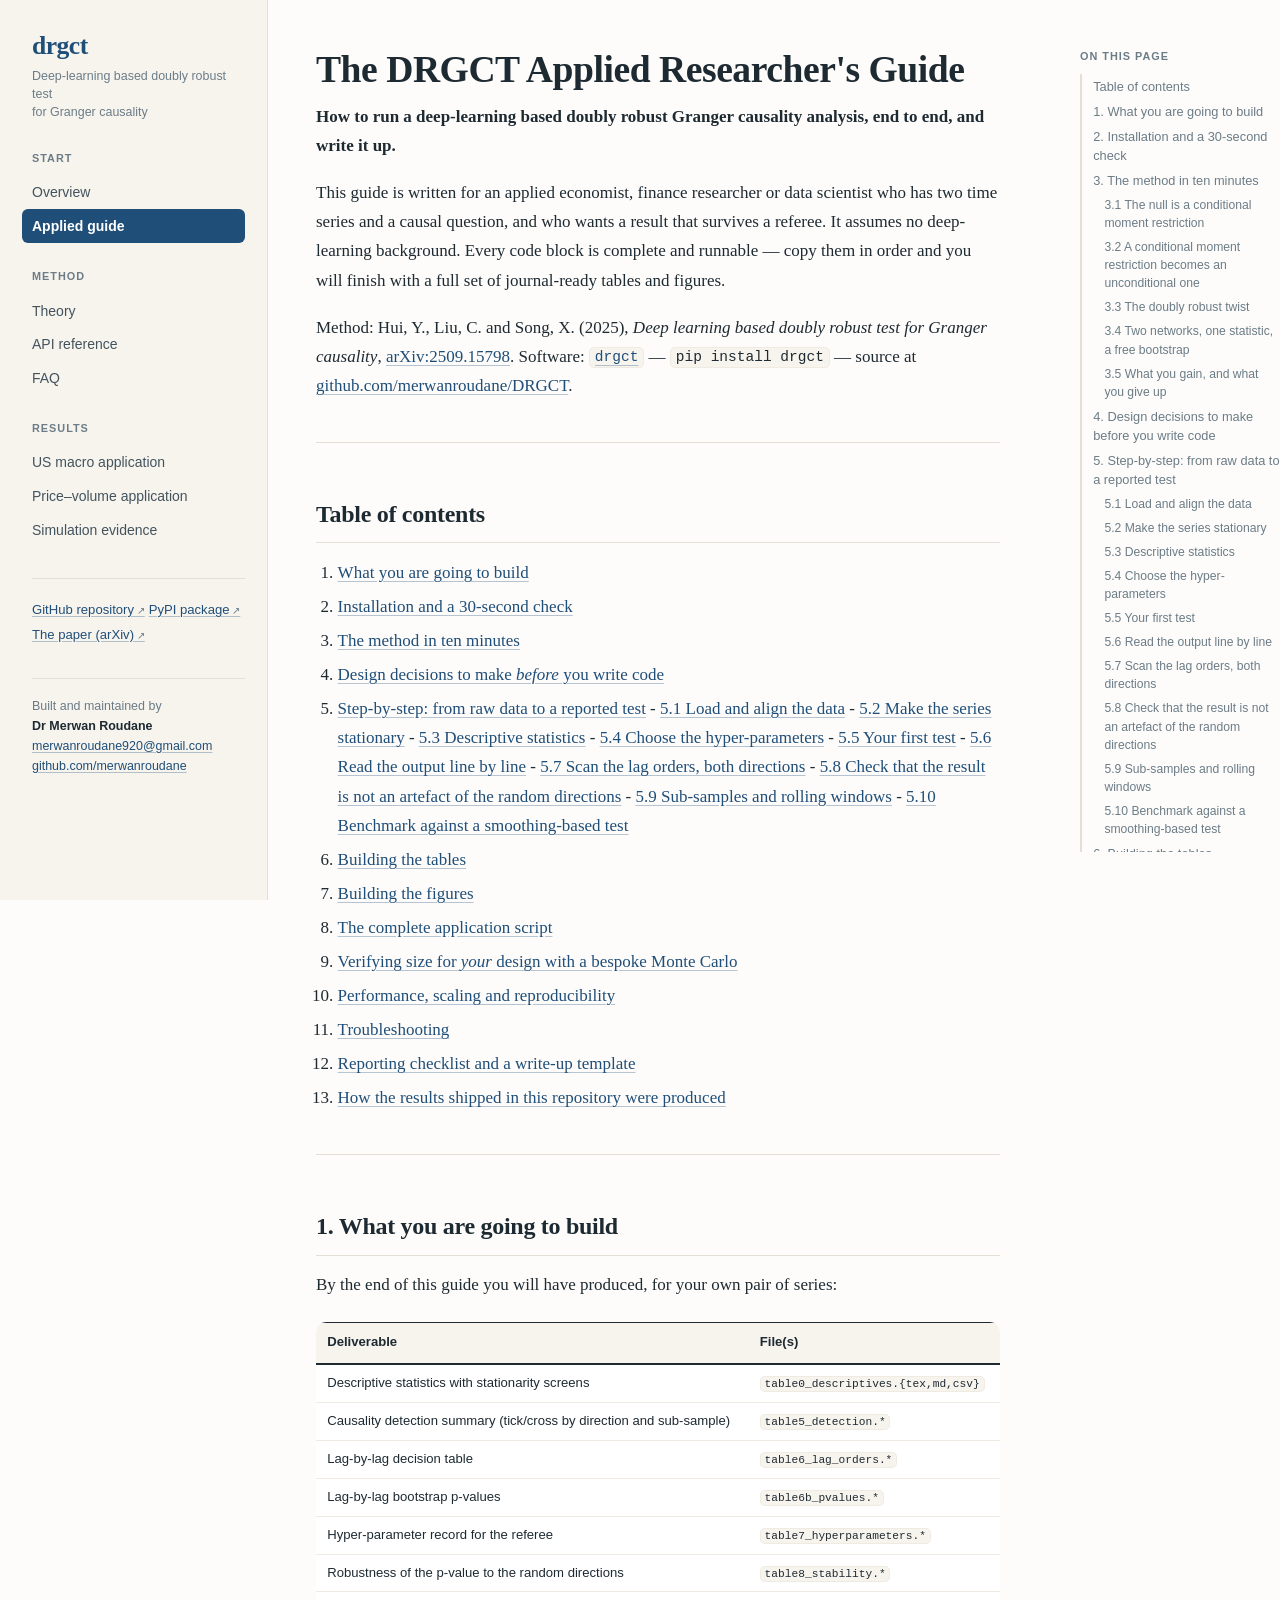
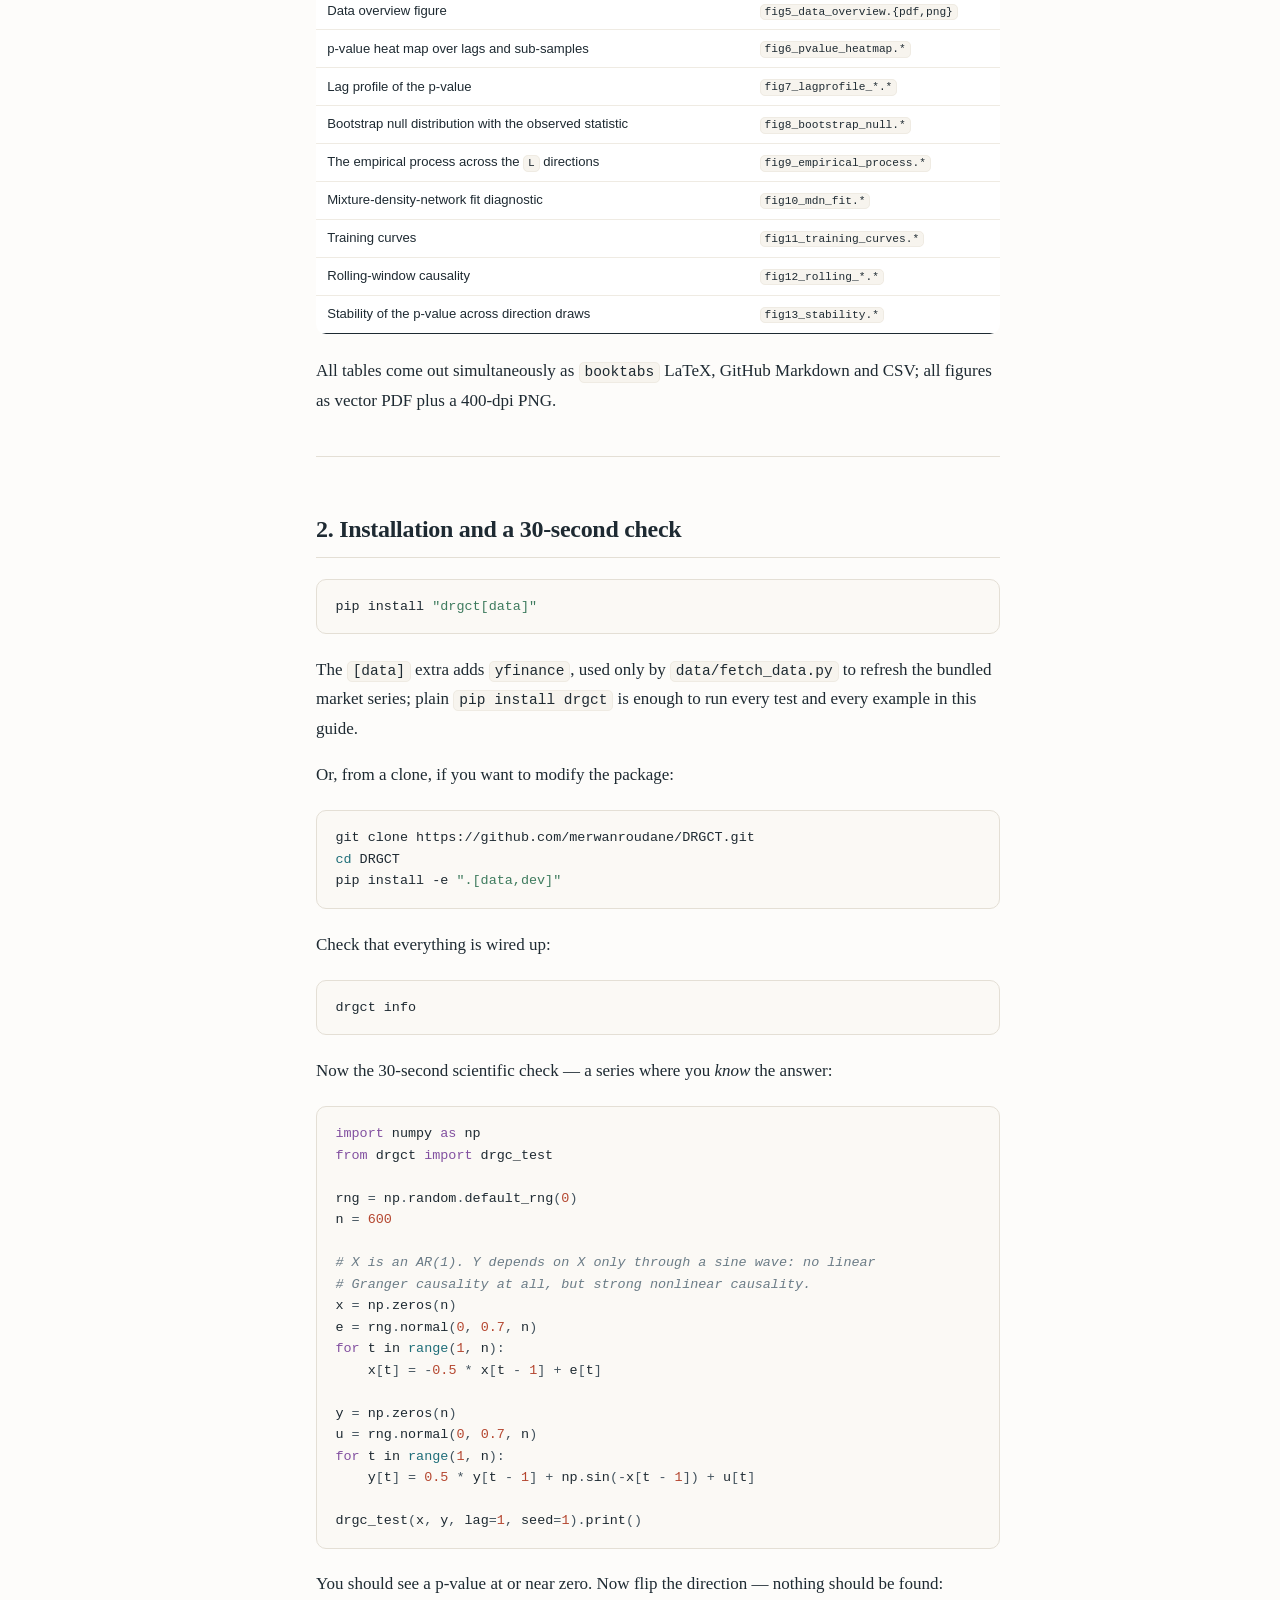
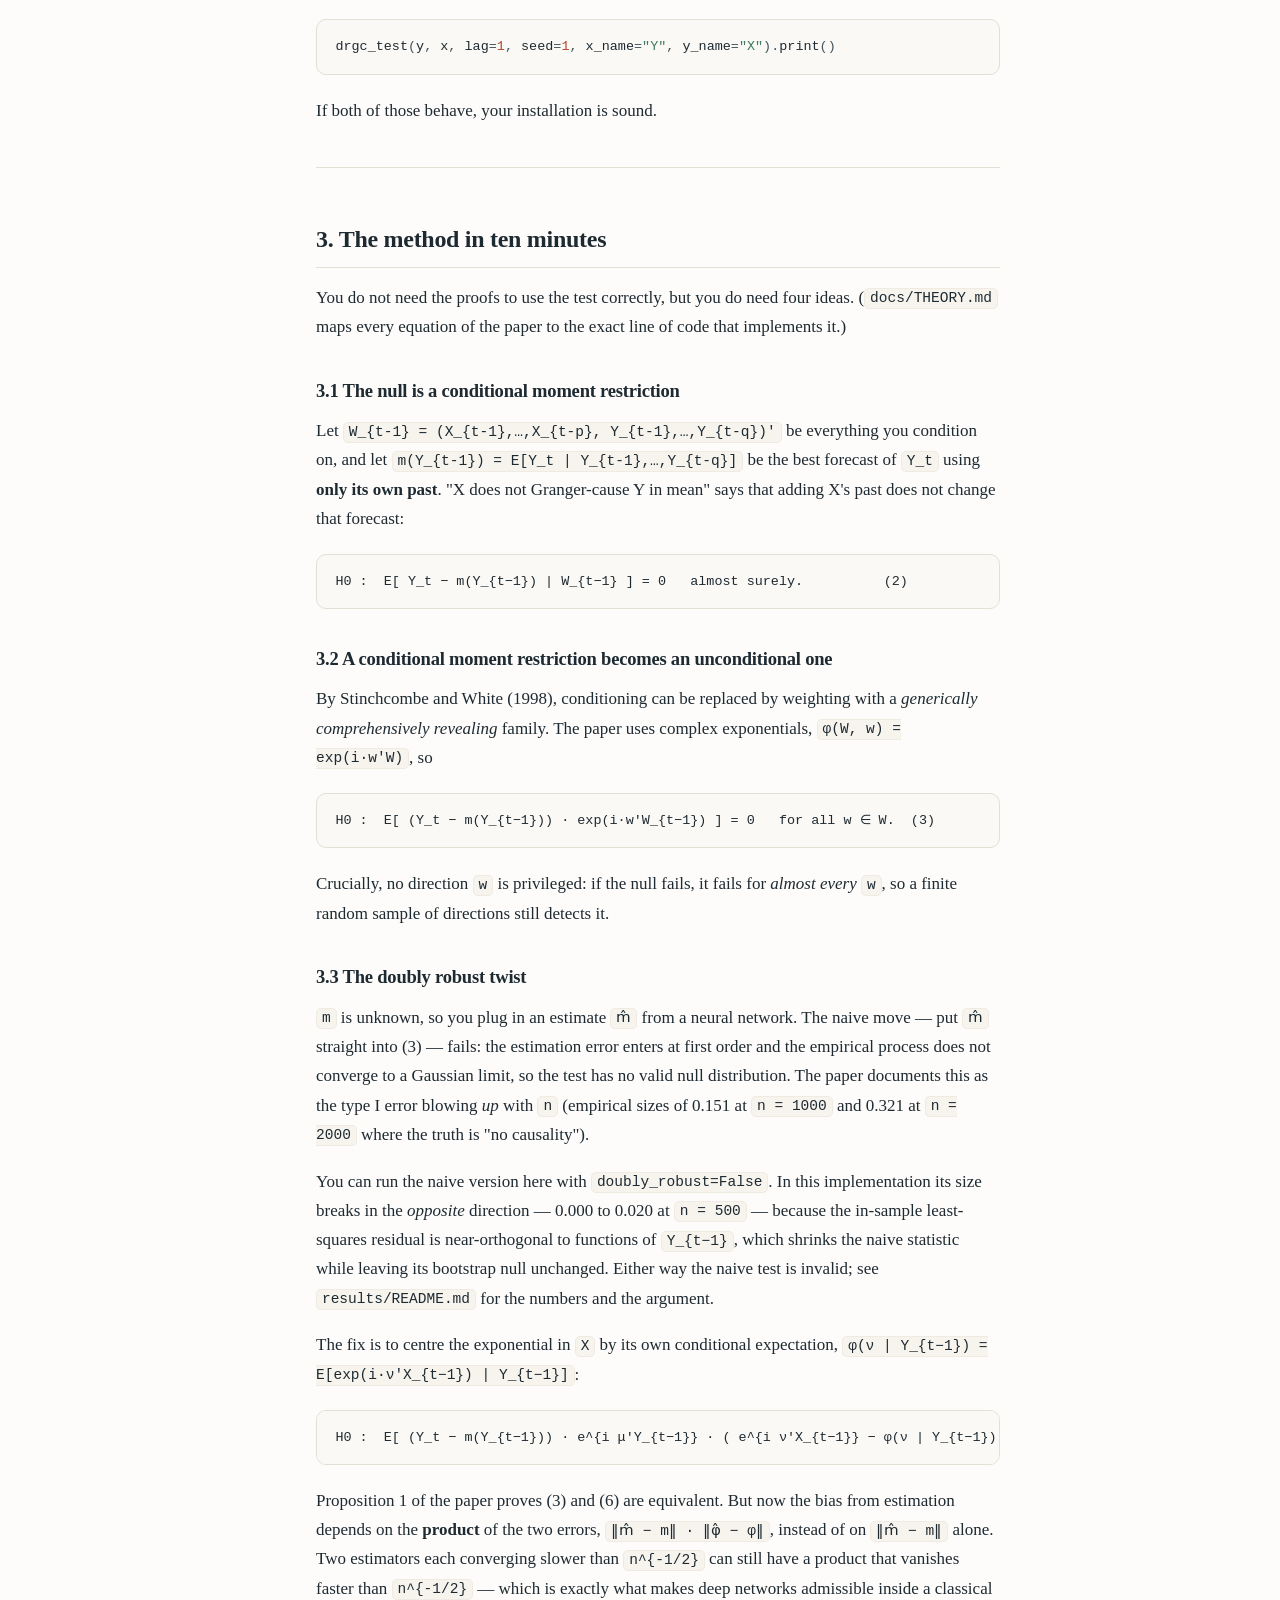
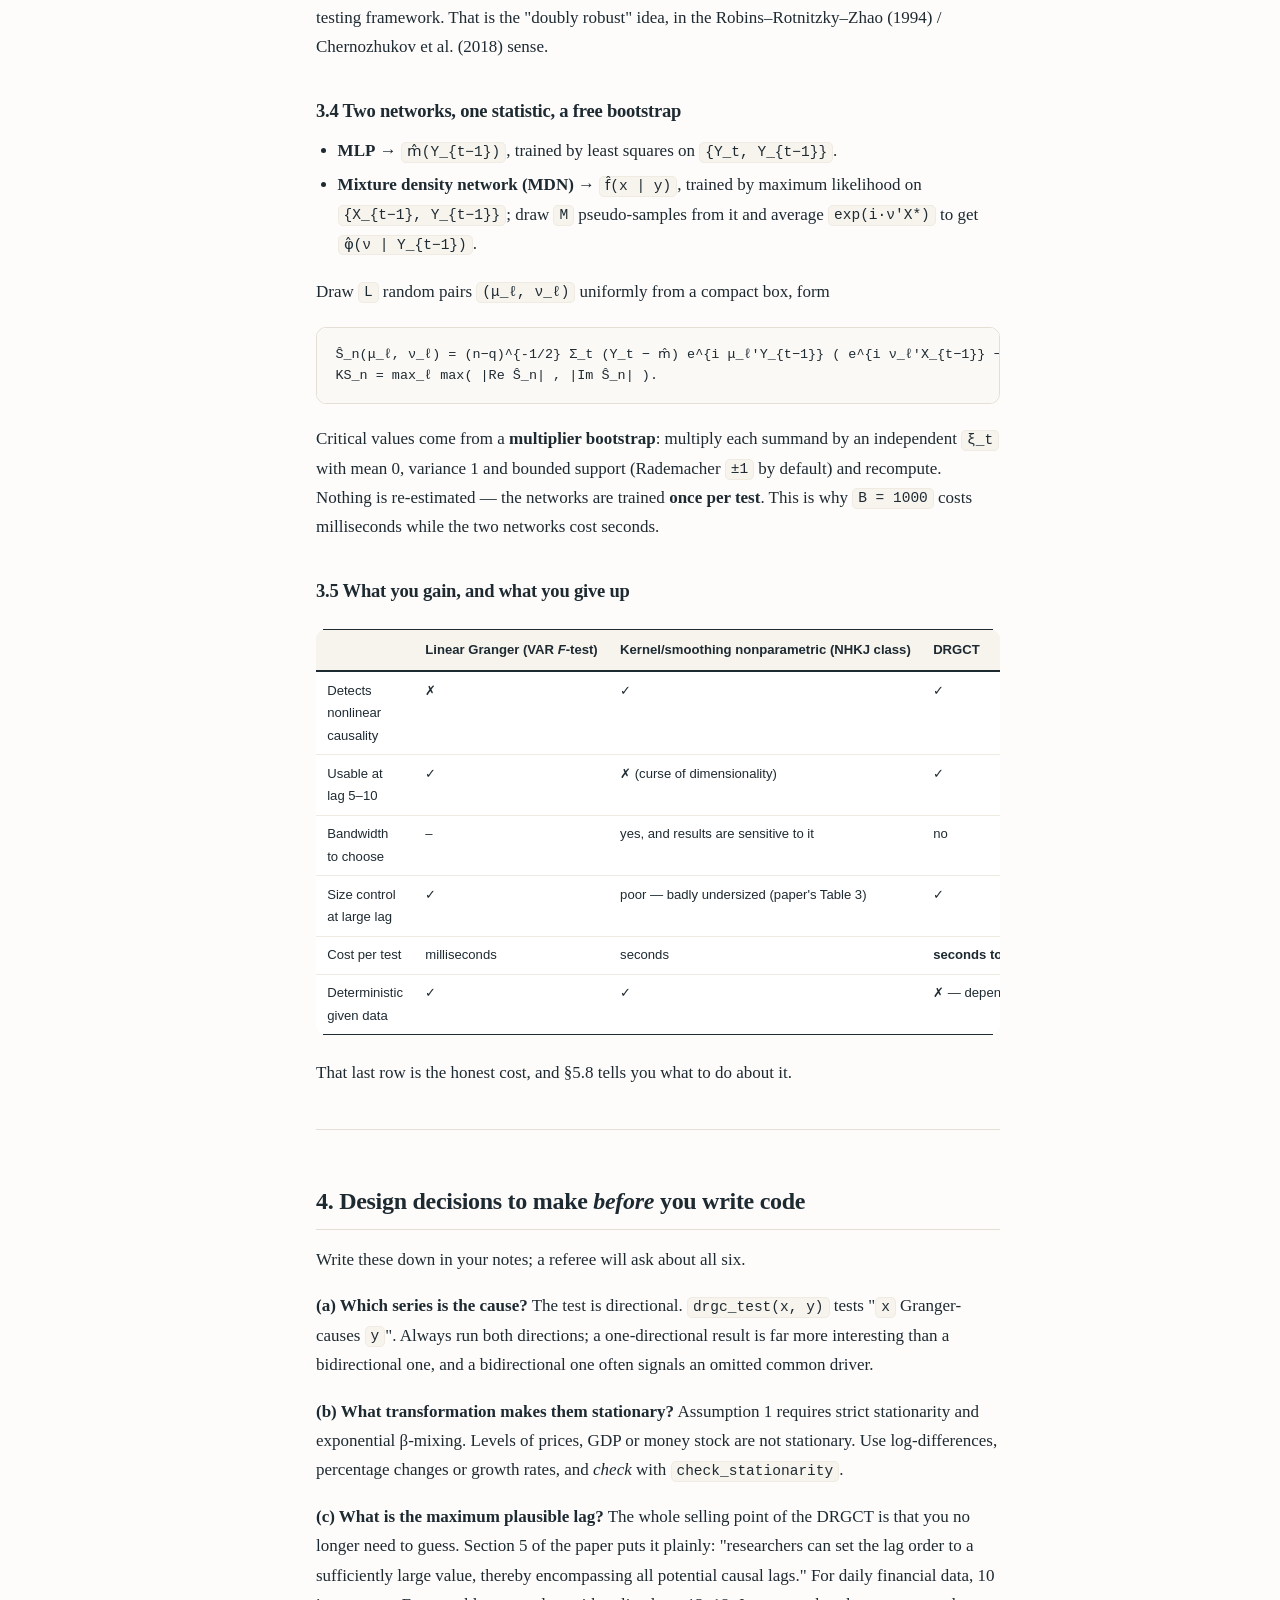
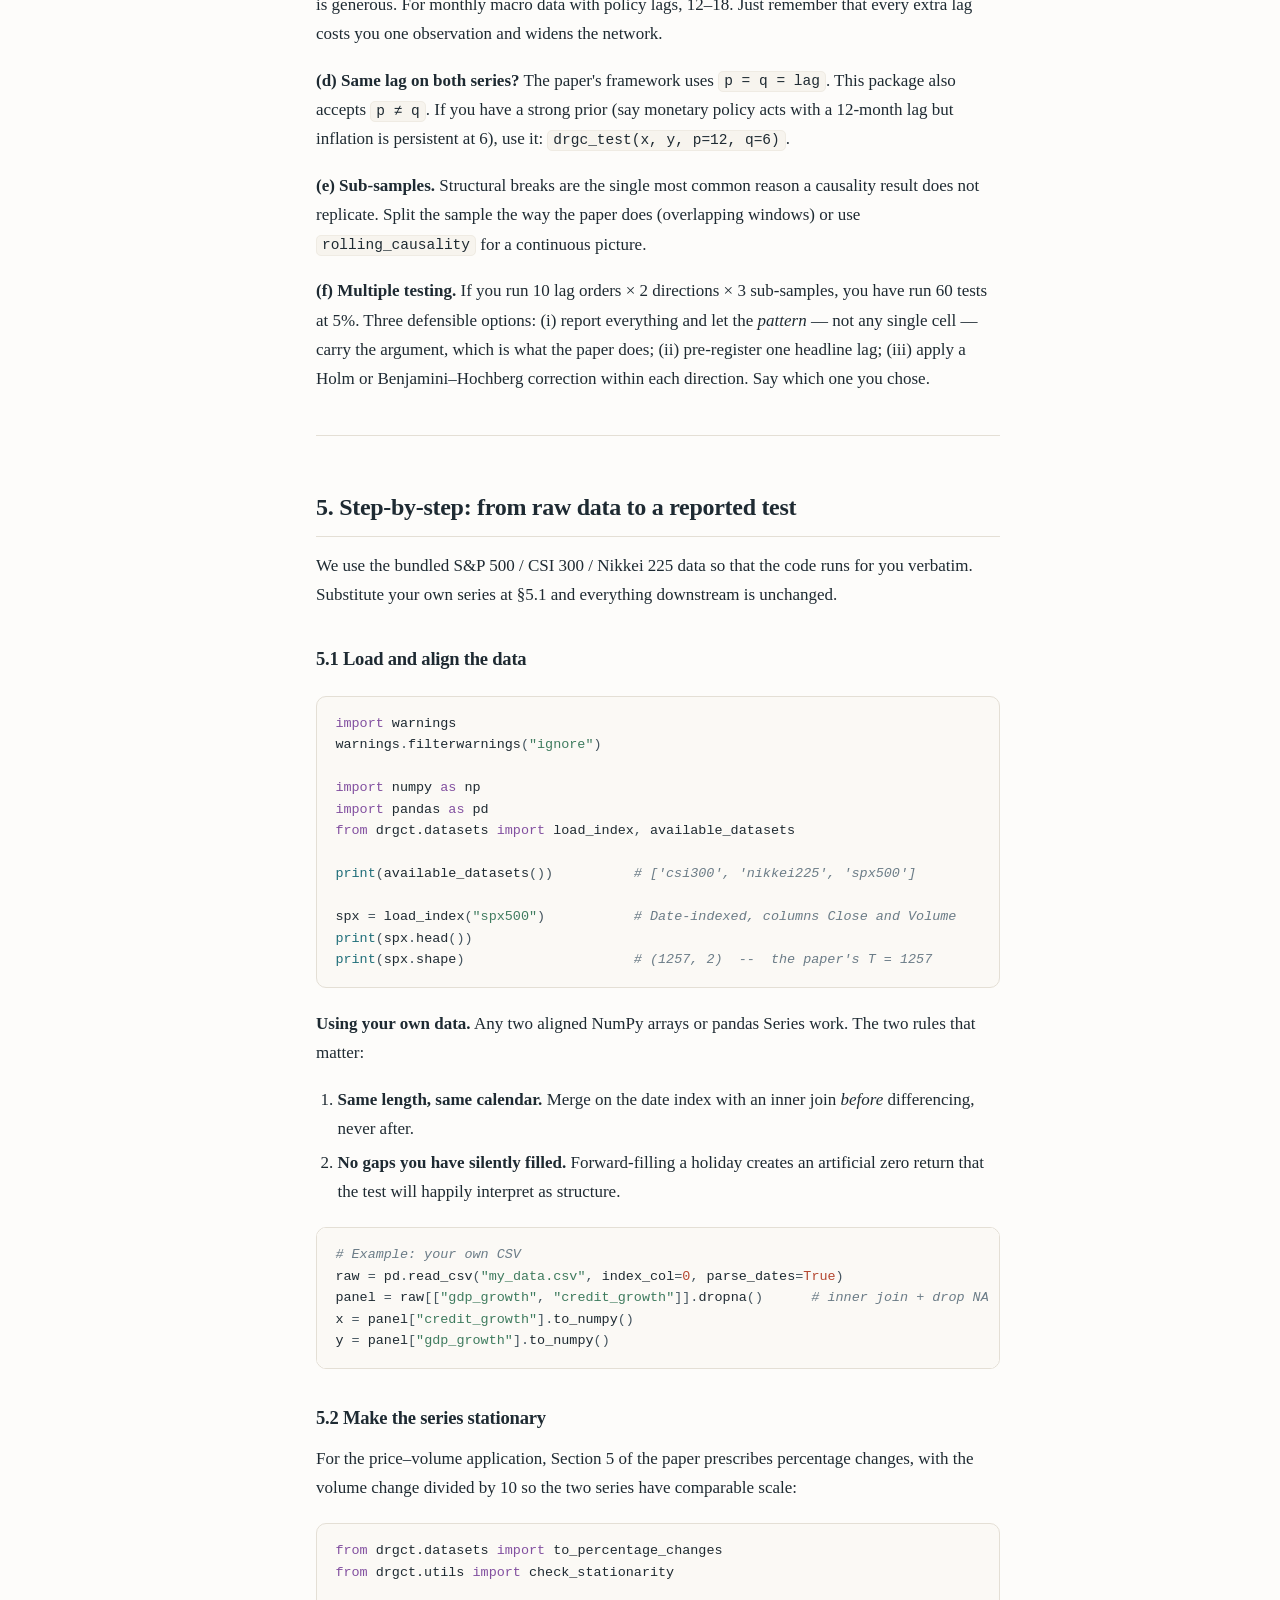
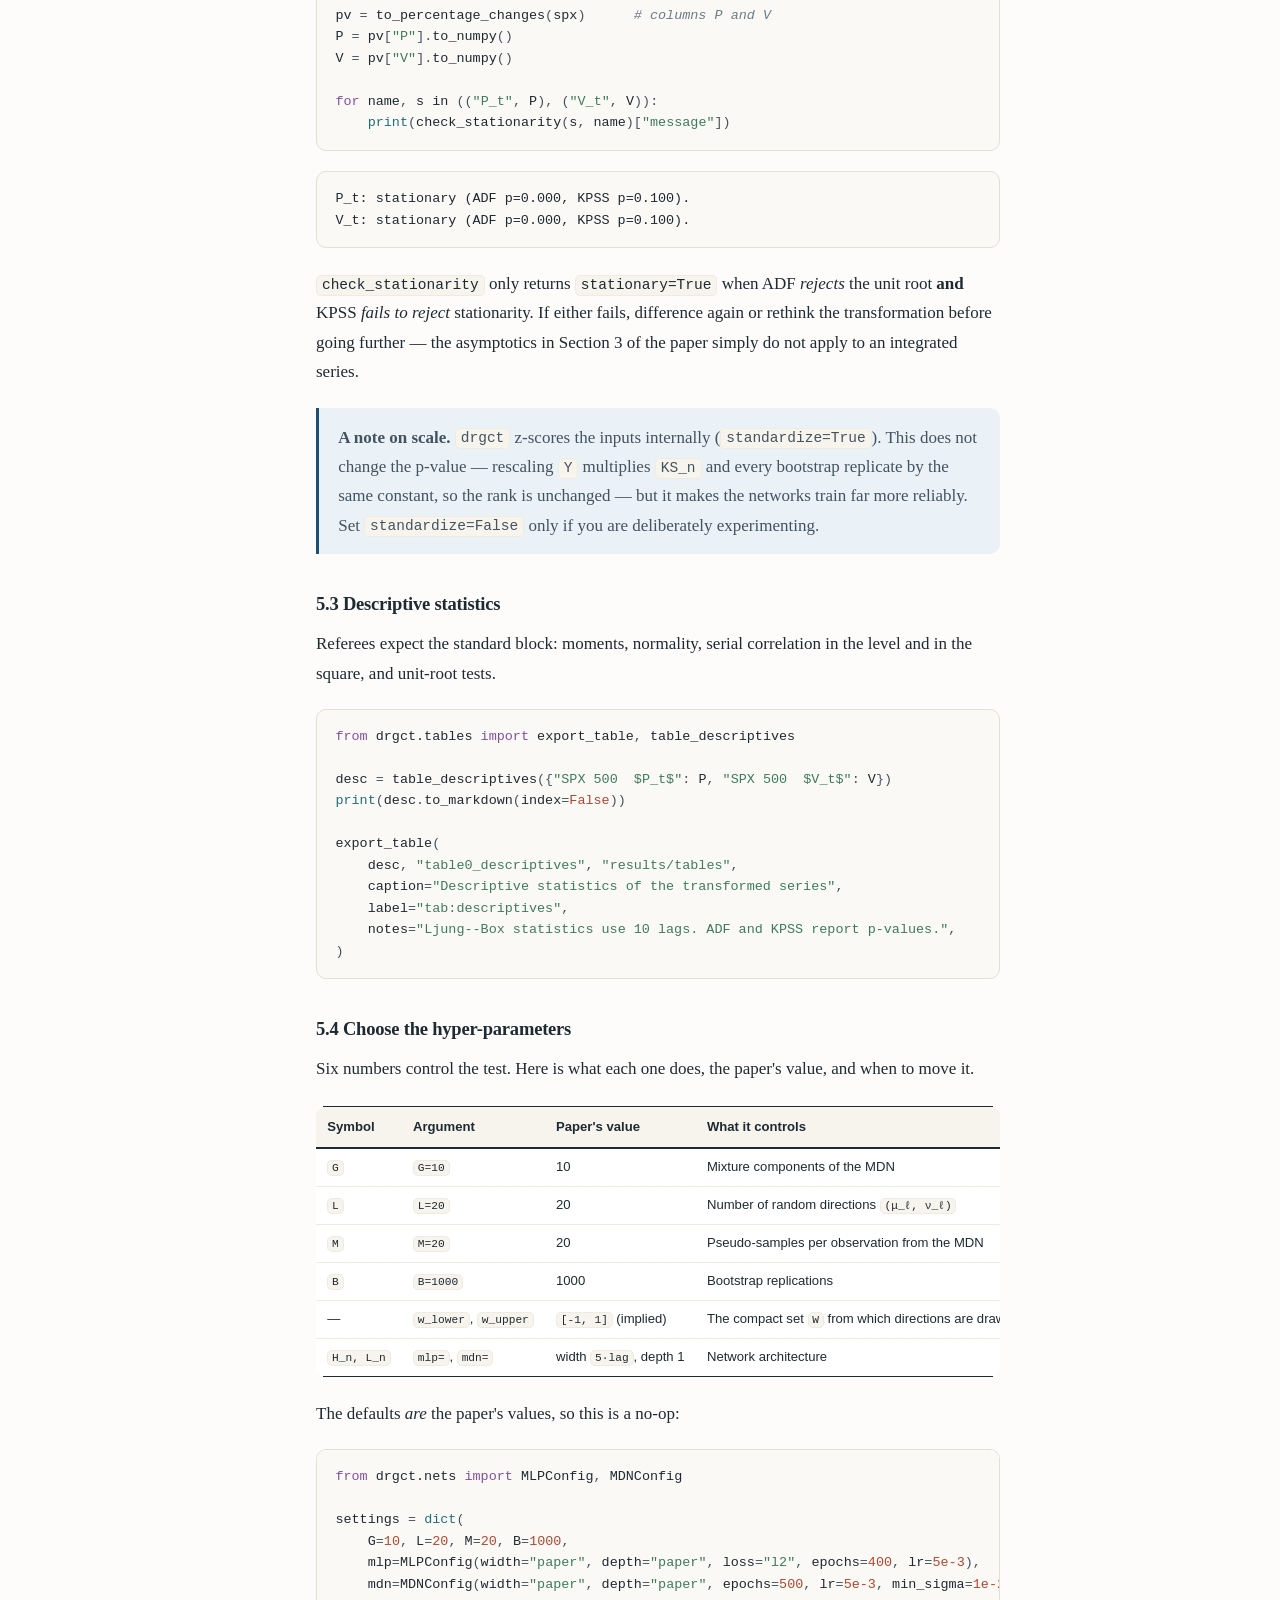
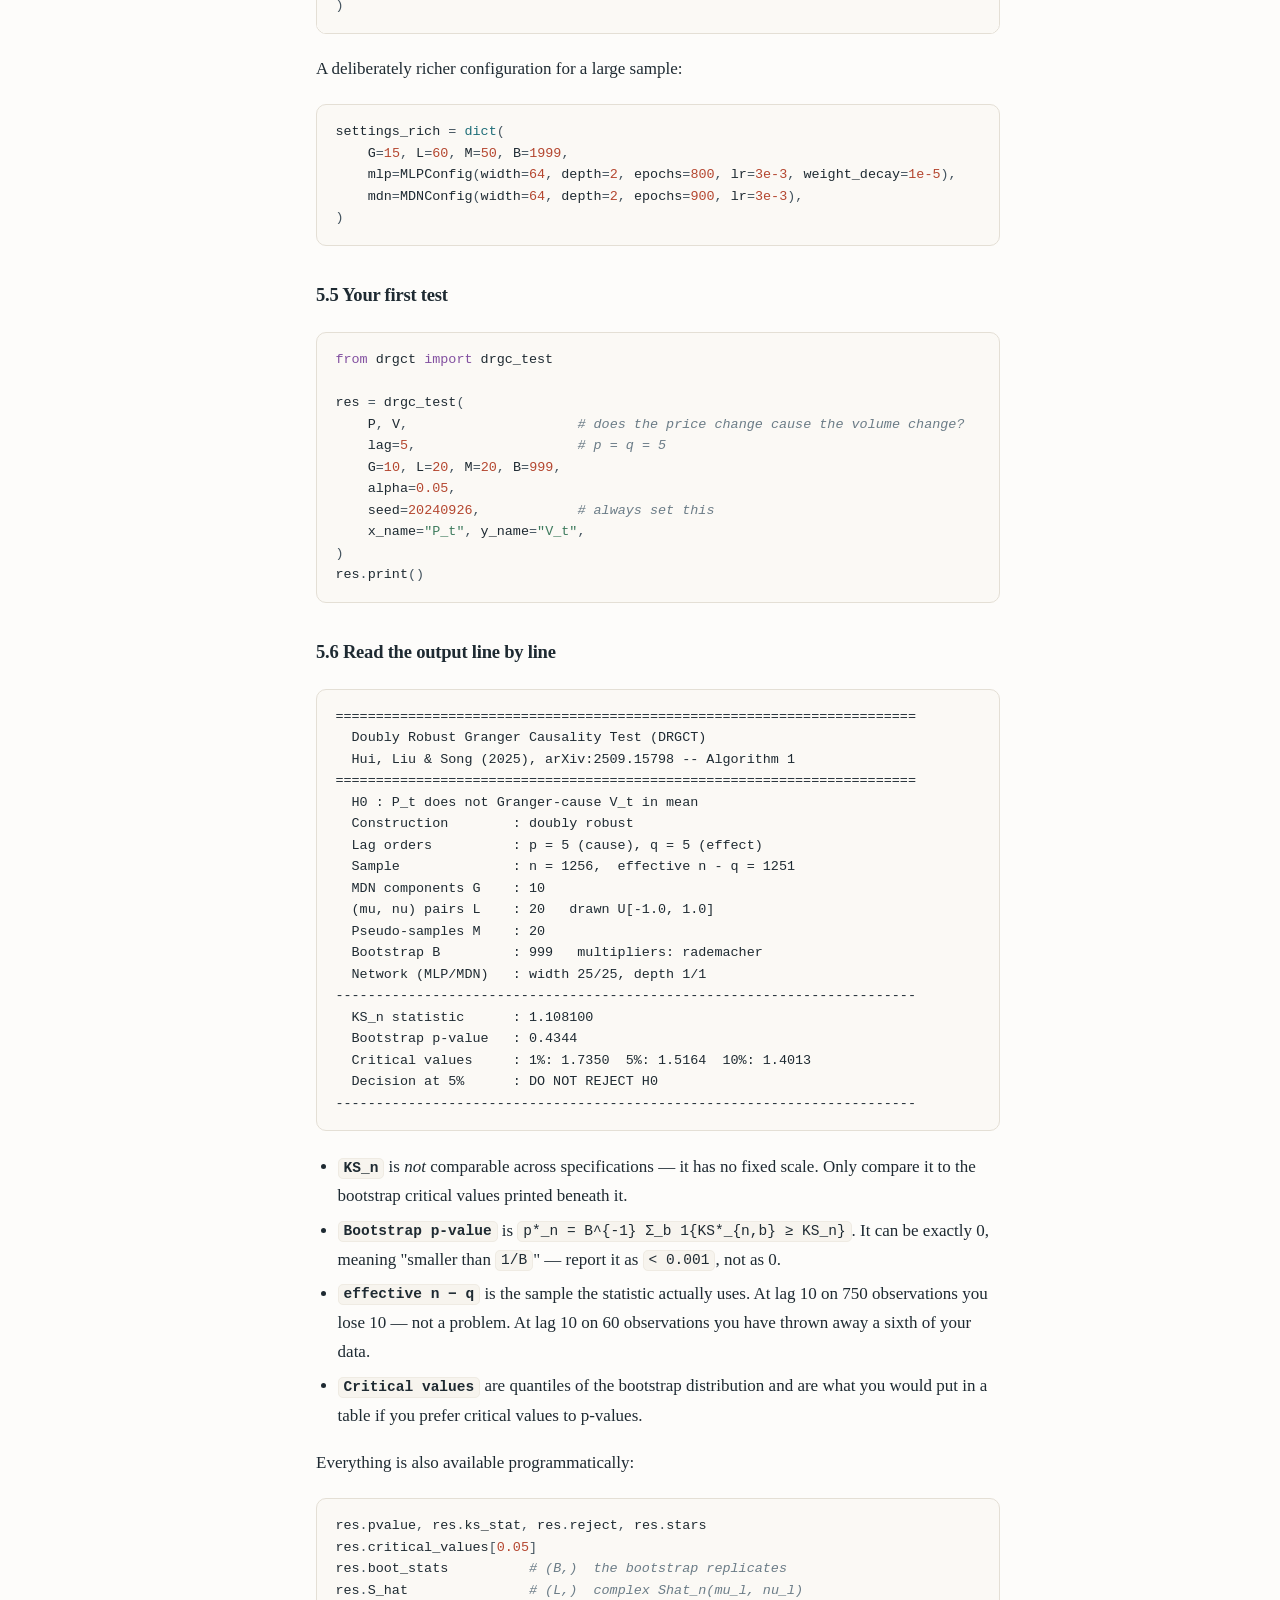
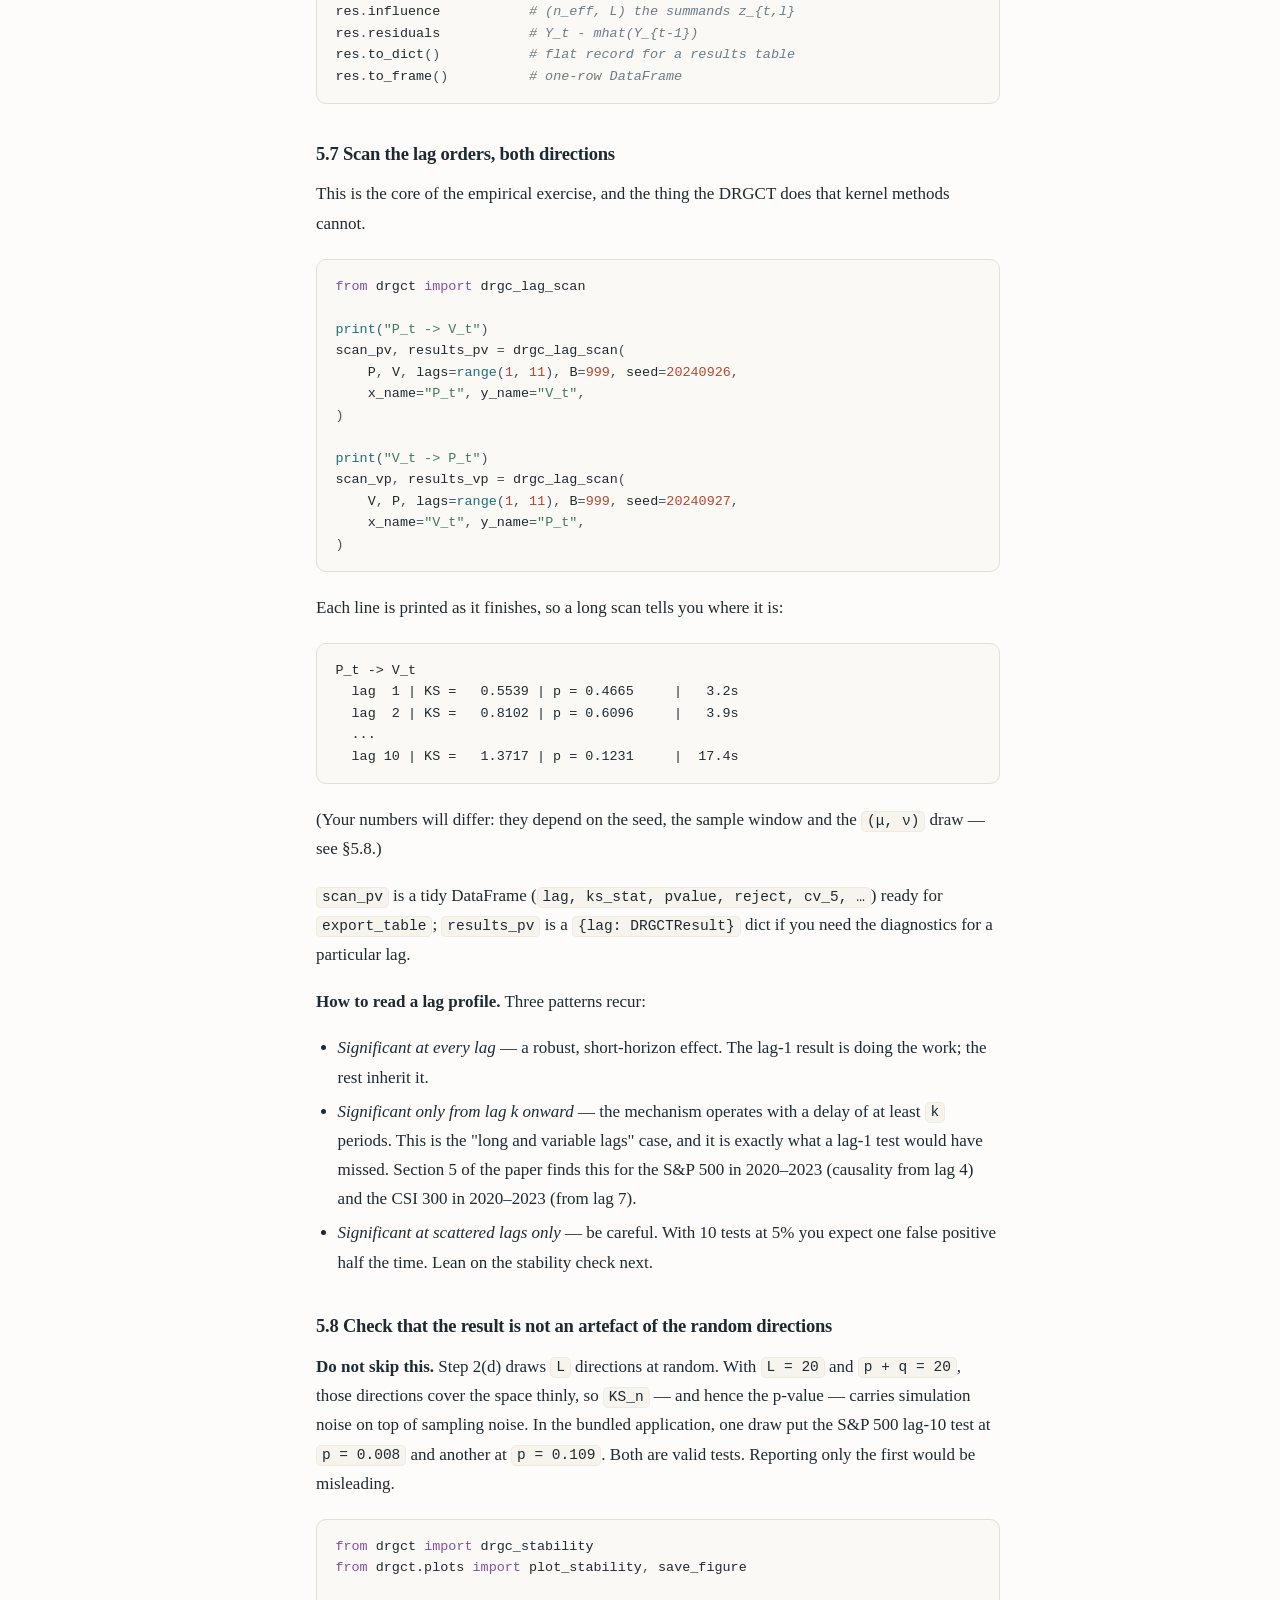
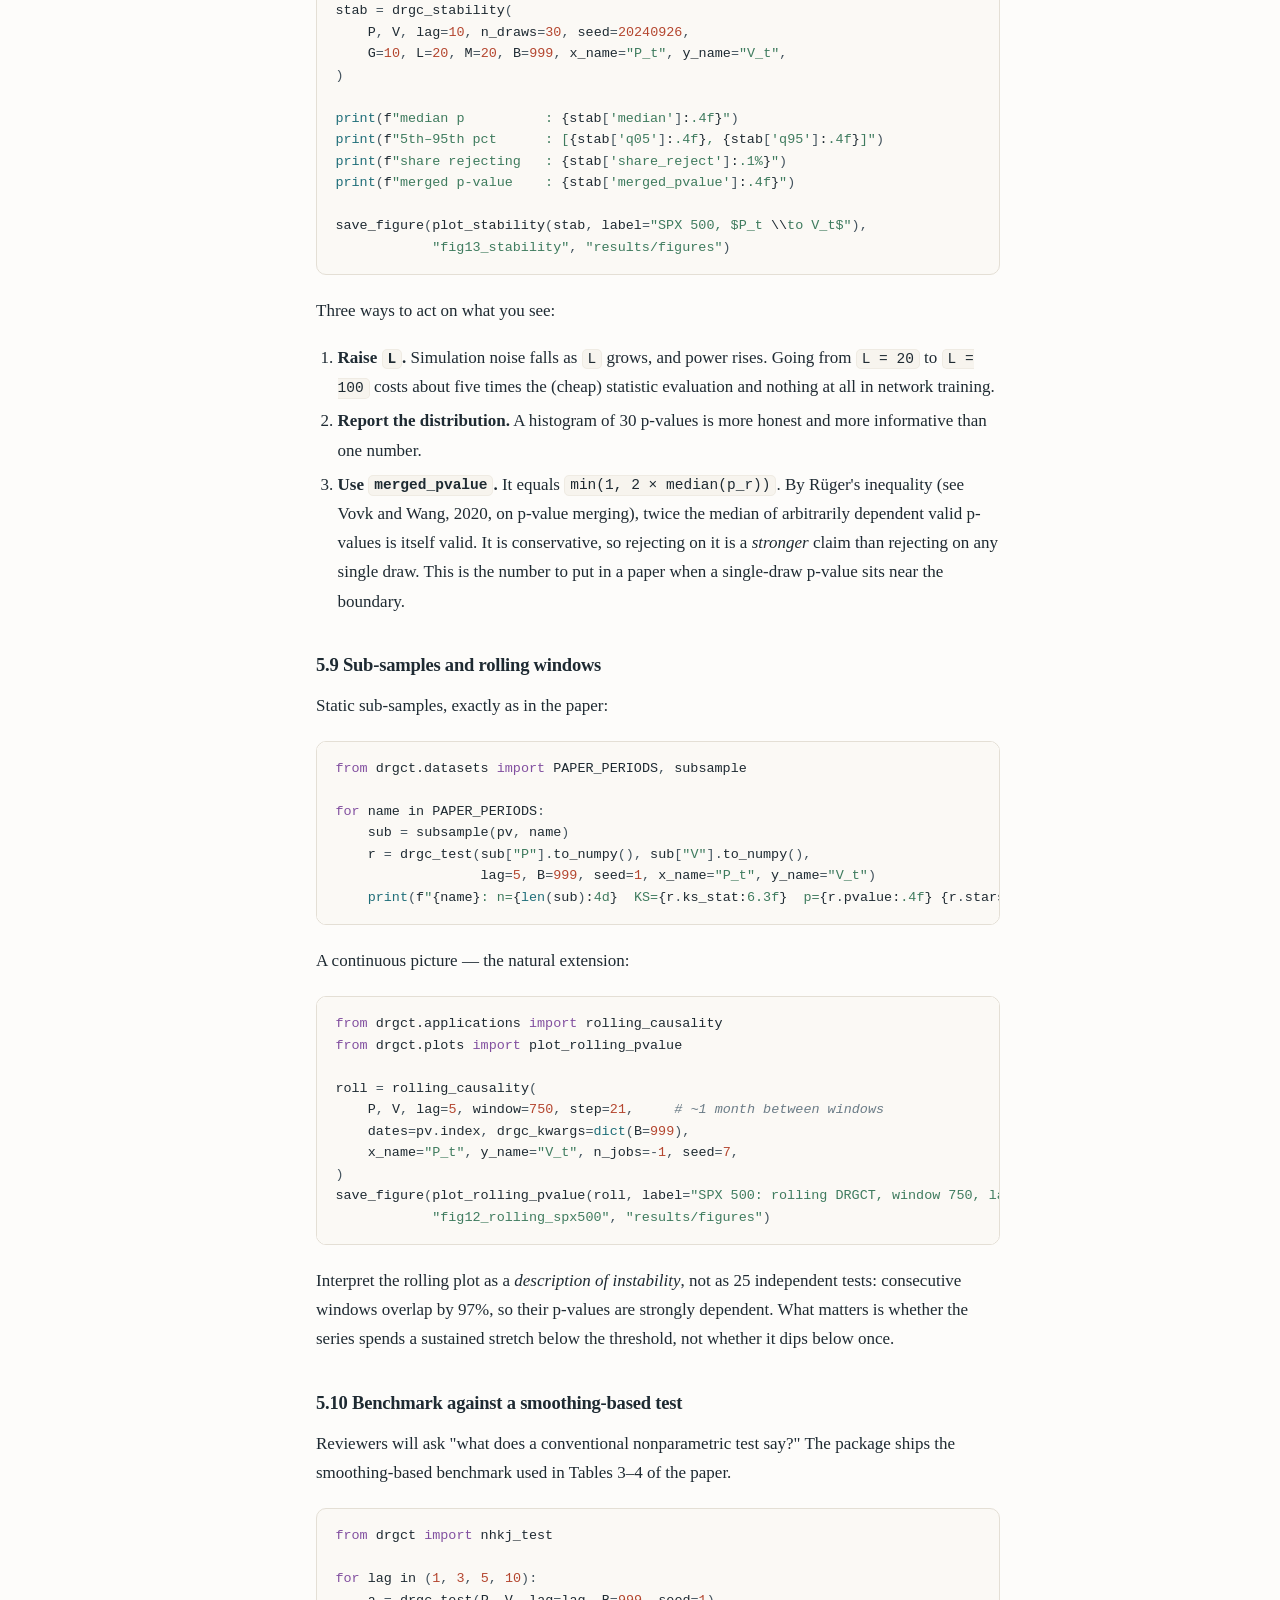
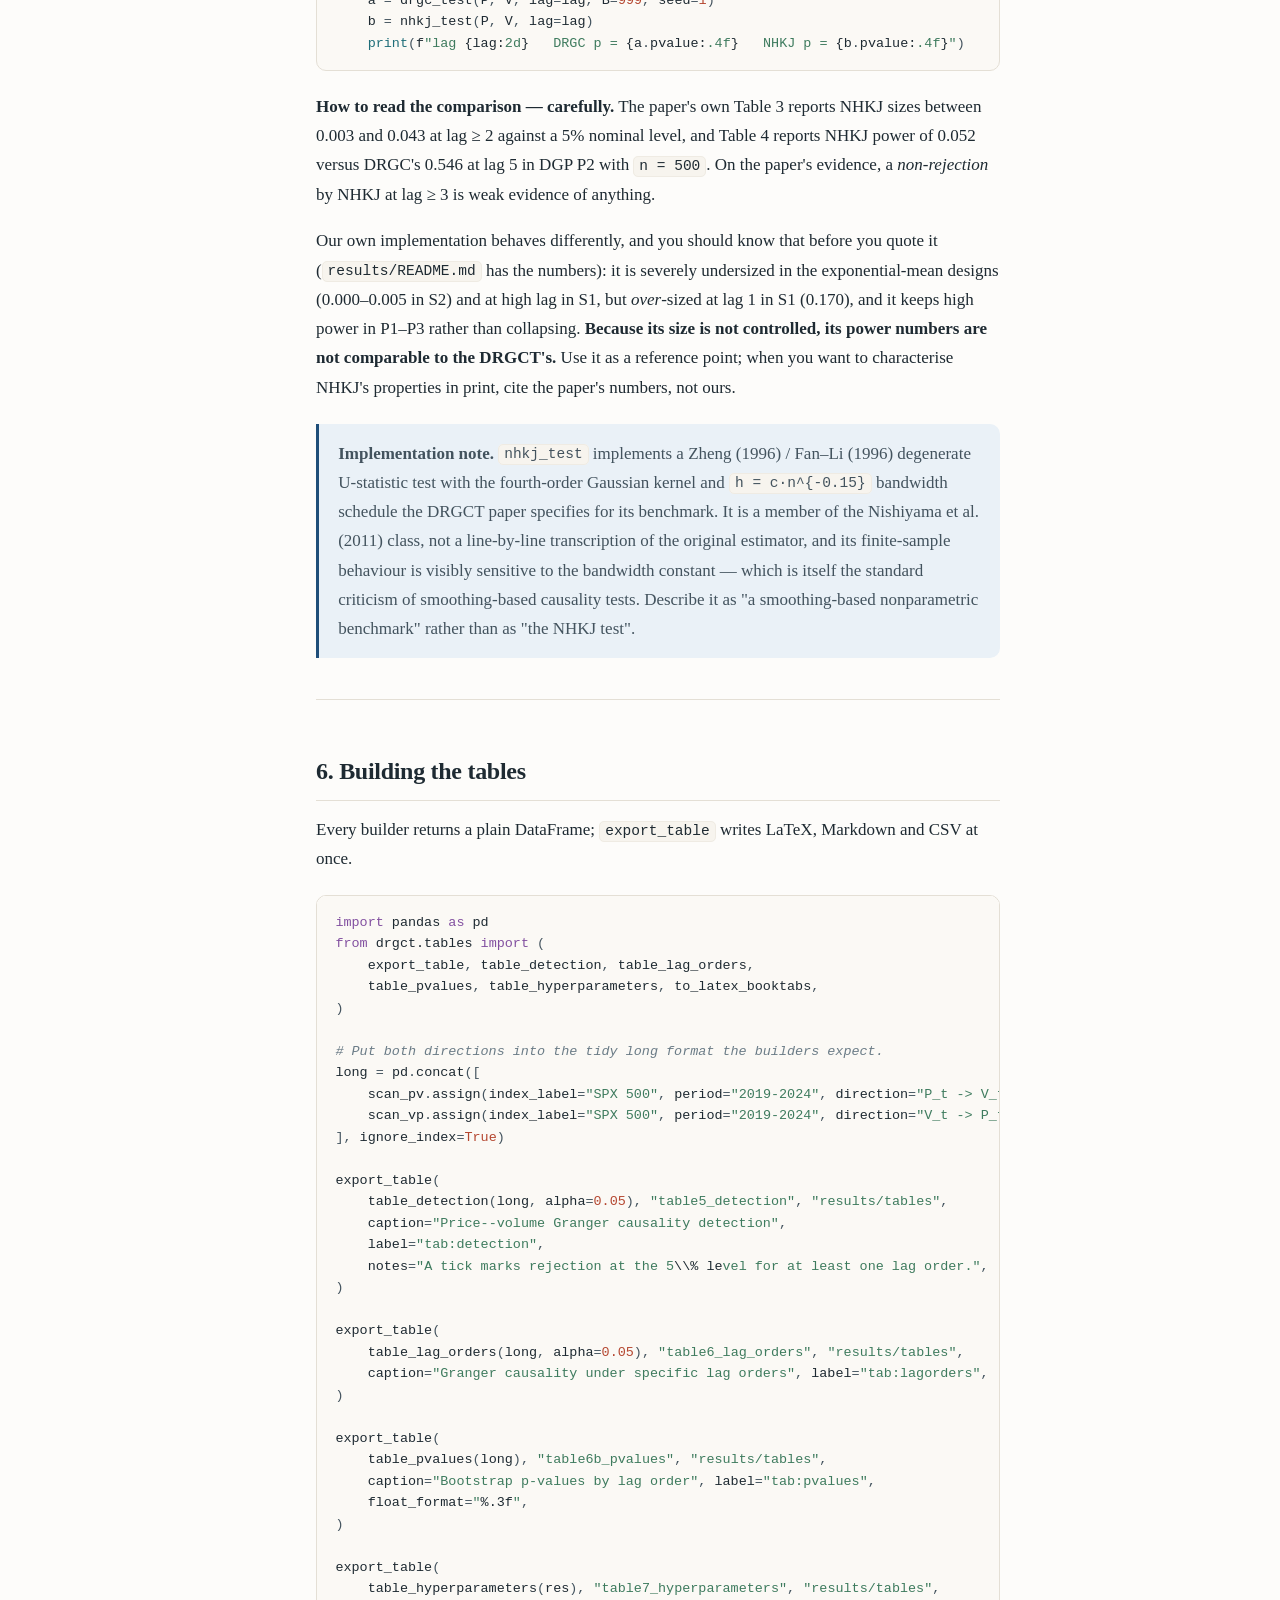
<file: docs/guide.html>
<!doctype html>
<html lang="en">
<head>
<meta charset="utf-8">
<meta name="viewport" content="width=device-width, initial-scale=1">
<title>Applied guide — drgct</title>
<meta name="description" content="How to run a deep-learning based doubly robust Granger causality analysis, end to end, and write it up.">
<meta name="author" content="Dr Merwan Roudane">
<link rel="canonical" href="https://merwanroudane.github.io/DRGCT/guide.html">
<meta property="og:type" content="website">
<meta property="og:title" content="Applied guide — drgct">
<meta property="og:description" content="How to run a deep-learning based doubly robust Granger causality analysis, end to end, and write it up.">
<meta property="og:url" content="https://merwanroudane.github.io/DRGCT/guide.html">
<link rel="icon" href="data:image/svg+xml,<svg xmlns='http://www.w3.org/2000/svg' viewBox='0 0 100 100'><rect width='100' height='100' rx='18' fill='%231F4E79'/><text x='50' y='70' font-size='58' font-family='Georgia,serif' fill='white' text-anchor='middle'>D</text></svg>">
<link rel="stylesheet" href="assets/style.css">
</head>
<body>
<div class="layout">

<aside class="sidebar" id="sidebar">
  <a class="brand" href="index.html">
    <span class="mark">drgct</span>
    <span class="tagline">Deep-learning based doubly robust test<br>for Granger causality</span>
  </a>
  <button class="navtoggle" onclick="document.getElementById('sidebar').classList.toggle('open')">Menu</button>
  <nav>
    <div class="group">Start</div>
    <a href="index.html">Overview</a>
    <a href="guide.html" class="active">Applied guide</a>
    <div class="group">Method</div>
    <a href="theory.html">Theory</a>
    <a href="api.html">API reference</a>
    <a href="faq.html">FAQ</a>
    <div class="group">Results</div>
    <a href="macro.html">US macro application</a>
    <a href="finance.html">Price–volume application</a>
    <a href="simulation.html">Simulation evidence</a>
  </nav>
  <div class="ext">
    <a href="https://github.com/merwanroudane/DRGCT">GitHub repository</a>
    <a href="https://pypi.org/project/drgct/">PyPI package</a>
    <a href="https://arxiv.org/abs/2509.15798">The paper (arXiv)</a>
  </div>
  <div class="byline">
    Built and maintained by<br>
    <strong>Dr Merwan Roudane</strong><br>
    <a href="mailto:merwanroudane920@gmail.com">merwanroudane920@gmail.com</a><br>
    <a href="https://github.com/merwanroudane">github.com/merwanroudane</a>
  </div>
</aside>

<main class="main">
  <div class="content md-body">
<h1 id="the-drgct-applied-researchers-guide">The DRGCT Applied Researcher's Guide</h1>
<p><strong>How to run a deep-learning based doubly robust Granger causality analysis, end to end, and write it up.</strong></p>
<p>This guide is written for an applied economist, finance researcher or data
scientist who has two time series and a causal question, and who wants a
result that survives a referee. It assumes no deep-learning background. Every
code block is complete and runnable — copy them in order and you will finish
with a full set of journal-ready tables and figures.</p>
<p>Method: Hui, Y., Liu, C. and Song, X. (2025), <em>Deep learning based doubly
robust test for Granger causality</em>, <a href="https://arxiv.org/abs/2509.15798">arXiv:2509.15798</a>.
Software: <a href="https://pypi.org/project/drgct/"><code>drgct</code></a> —
<code>pip install drgct</code> — source at
<a href="https://github.com/merwanroudane/DRGCT">github.com/merwanroudane/DRGCT</a>.</p>
<hr />
<h2 id="table-of-contents">Table of contents</h2>
<ol>
<li><a href="#1-what-you-are-going-to-build">What you are going to build</a></li>
<li><a href="#2-installation-and-a-30-second-check">Installation and a 30-second check</a></li>
<li><a href="#3-the-method-in-ten-minutes">The method in ten minutes</a></li>
<li><a href="#4-design-decisions-to-make-before-you-write-code">Design decisions to make <em>before</em> you write code</a></li>
<li><a href="#5-step-by-step-from-raw-data-to-a-reported-test">Step-by-step: from raw data to a reported test</a>
   - <a href="#51-load-and-align-the-data">5.1 Load and align the data</a>
   - <a href="#52-make-the-series-stationary">5.2 Make the series stationary</a>
   - <a href="#53-descriptive-statistics">5.3 Descriptive statistics</a>
   - <a href="#54-choose-the-hyper-parameters">5.4 Choose the hyper-parameters</a>
   - <a href="#55-your-first-test">5.5 Your first test</a>
   - <a href="#56-read-the-output-line-by-line">5.6 Read the output line by line</a>
   - <a href="#57-scan-the-lag-orders-both-directions">5.7 Scan the lag orders, both directions</a>
   - <a href="#58-check-that-the-result-is-not-an-artefact-of-the-random-directions">5.8 Check that the result is not an artefact of the random directions</a>
   - <a href="#59-sub-samples-and-rolling-windows">5.9 Sub-samples and rolling windows</a>
   - <a href="#510-benchmark-against-a-smoothing-based-test">5.10 Benchmark against a smoothing-based test</a></li>
<li><a href="#6-building-the-tables">Building the tables</a></li>
<li><a href="#7-building-the-figures">Building the figures</a></li>
<li><a href="#8-the-complete-application-script">The complete application script</a></li>
<li><a href="#9-verifying-size-for-your-design-with-a-bespoke-monte-carlo">Verifying size for <em>your</em> design with a bespoke Monte Carlo</a></li>
<li><a href="#10-performance-scaling-and-reproducibility">Performance, scaling and reproducibility</a></li>
<li><a href="#11-troubleshooting">Troubleshooting</a></li>
<li><a href="#12-reporting-checklist-and-a-write-up-template">Reporting checklist and a write-up template</a></li>
<li><a href="#13-how-the-results-shipped-in-this-repository-were-produced">How the results shipped in this repository were produced</a></li>
</ol>
<hr />
<h2 id="1-what-you-are-going-to-build">1. What you are going to build</h2>
<p>By the end of this guide you will have produced, for your own pair of series:</p>
<div class="table-wrap"><table>
<thead>
<tr>
<th>Deliverable</th>
<th>File(s)</th>
</tr>
</thead>
<tbody>
<tr>
<td>Descriptive statistics with stationarity screens</td>
<td><code>table0_descriptives.{tex,md,csv}</code></td>
</tr>
<tr>
<td>Causality detection summary (tick/cross by direction and sub-sample)</td>
<td><code>table5_detection.*</code></td>
</tr>
<tr>
<td>Lag-by-lag decision table</td>
<td><code>table6_lag_orders.*</code></td>
</tr>
<tr>
<td>Lag-by-lag bootstrap p-values</td>
<td><code>table6b_pvalues.*</code></td>
</tr>
<tr>
<td>Hyper-parameter record for the referee</td>
<td><code>table7_hyperparameters.*</code></td>
</tr>
<tr>
<td>Robustness of the p-value to the random directions</td>
<td><code>table8_stability.*</code></td>
</tr>
<tr>
<td>Data overview figure</td>
<td><code>fig5_data_overview.{pdf,png}</code></td>
</tr>
<tr>
<td>p-value heat map over lags and sub-samples</td>
<td><code>fig6_pvalue_heatmap.*</code></td>
</tr>
<tr>
<td>Lag profile of the p-value</td>
<td><code>fig7_lagprofile_*.*</code></td>
</tr>
<tr>
<td>Bootstrap null distribution with the observed statistic</td>
<td><code>fig8_bootstrap_null.*</code></td>
</tr>
<tr>
<td>The empirical process across the <code>L</code> directions</td>
<td><code>fig9_empirical_process.*</code></td>
</tr>
<tr>
<td>Mixture-density-network fit diagnostic</td>
<td><code>fig10_mdn_fit.*</code></td>
</tr>
<tr>
<td>Training curves</td>
<td><code>fig11_training_curves.*</code></td>
</tr>
<tr>
<td>Rolling-window causality</td>
<td><code>fig12_rolling_*.*</code></td>
</tr>
<tr>
<td>Stability of the p-value across direction draws</td>
<td><code>fig13_stability.*</code></td>
</tr>
</tbody>
</table></div>
<p>All tables come out simultaneously as <code>booktabs</code> LaTeX, GitHub Markdown and
CSV; all figures as vector PDF plus a 400-dpi PNG.</p>
<hr />
<h2 id="2-installation-and-a-30-second-check">2. Installation and a 30-second check</h2>
<div class="codehilite"><pre><span></span><code>pip<span class="w"> </span>install<span class="w"> </span><span class="s2">&quot;drgct[data]&quot;</span>
</code></pre></div>

<p>The <code>[data]</code> extra adds <code>yfinance</code>, used only by <code>data/fetch_data.py</code> to
refresh the bundled market series; plain <code>pip install drgct</code> is enough to run
every test and every example in this guide.</p>
<p>Or, from a clone, if you want to modify the package:</p>
<div class="codehilite"><pre><span></span><code>git<span class="w"> </span>clone<span class="w"> </span>https://github.com/merwanroudane/DRGCT.git
<span class="nb">cd</span><span class="w"> </span>DRGCT
pip<span class="w"> </span>install<span class="w"> </span>-e<span class="w"> </span><span class="s2">&quot;.[data,dev]&quot;</span>
</code></pre></div>

<p>Check that everything is wired up:</p>
<div class="codehilite"><pre><span></span><code>drgct<span class="w"> </span>info
</code></pre></div>

<p>Now the 30-second scientific check — a series where you <em>know</em> the answer:</p>
<div class="codehilite"><pre><span></span><code><span class="kn">import</span><span class="w"> </span><span class="nn">numpy</span><span class="w"> </span><span class="k">as</span><span class="w"> </span><span class="nn">np</span>
<span class="kn">from</span><span class="w"> </span><span class="nn">drgct</span><span class="w"> </span><span class="kn">import</span> <span class="n">drgc_test</span>

<span class="n">rng</span> <span class="o">=</span> <span class="n">np</span><span class="o">.</span><span class="n">random</span><span class="o">.</span><span class="n">default_rng</span><span class="p">(</span><span class="mi">0</span><span class="p">)</span>
<span class="n">n</span> <span class="o">=</span> <span class="mi">600</span>

<span class="c1"># X is an AR(1). Y depends on X only through a sine wave: no linear</span>
<span class="c1"># Granger causality at all, but strong nonlinear causality.</span>
<span class="n">x</span> <span class="o">=</span> <span class="n">np</span><span class="o">.</span><span class="n">zeros</span><span class="p">(</span><span class="n">n</span><span class="p">)</span>
<span class="n">e</span> <span class="o">=</span> <span class="n">rng</span><span class="o">.</span><span class="n">normal</span><span class="p">(</span><span class="mi">0</span><span class="p">,</span> <span class="mf">0.7</span><span class="p">,</span> <span class="n">n</span><span class="p">)</span>
<span class="k">for</span> <span class="n">t</span> <span class="ow">in</span> <span class="nb">range</span><span class="p">(</span><span class="mi">1</span><span class="p">,</span> <span class="n">n</span><span class="p">):</span>
    <span class="n">x</span><span class="p">[</span><span class="n">t</span><span class="p">]</span> <span class="o">=</span> <span class="o">-</span><span class="mf">0.5</span> <span class="o">*</span> <span class="n">x</span><span class="p">[</span><span class="n">t</span> <span class="o">-</span> <span class="mi">1</span><span class="p">]</span> <span class="o">+</span> <span class="n">e</span><span class="p">[</span><span class="n">t</span><span class="p">]</span>

<span class="n">y</span> <span class="o">=</span> <span class="n">np</span><span class="o">.</span><span class="n">zeros</span><span class="p">(</span><span class="n">n</span><span class="p">)</span>
<span class="n">u</span> <span class="o">=</span> <span class="n">rng</span><span class="o">.</span><span class="n">normal</span><span class="p">(</span><span class="mi">0</span><span class="p">,</span> <span class="mf">0.7</span><span class="p">,</span> <span class="n">n</span><span class="p">)</span>
<span class="k">for</span> <span class="n">t</span> <span class="ow">in</span> <span class="nb">range</span><span class="p">(</span><span class="mi">1</span><span class="p">,</span> <span class="n">n</span><span class="p">):</span>
    <span class="n">y</span><span class="p">[</span><span class="n">t</span><span class="p">]</span> <span class="o">=</span> <span class="mf">0.5</span> <span class="o">*</span> <span class="n">y</span><span class="p">[</span><span class="n">t</span> <span class="o">-</span> <span class="mi">1</span><span class="p">]</span> <span class="o">+</span> <span class="n">np</span><span class="o">.</span><span class="n">sin</span><span class="p">(</span><span class="o">-</span><span class="n">x</span><span class="p">[</span><span class="n">t</span> <span class="o">-</span> <span class="mi">1</span><span class="p">])</span> <span class="o">+</span> <span class="n">u</span><span class="p">[</span><span class="n">t</span><span class="p">]</span>

<span class="n">drgc_test</span><span class="p">(</span><span class="n">x</span><span class="p">,</span> <span class="n">y</span><span class="p">,</span> <span class="n">lag</span><span class="o">=</span><span class="mi">1</span><span class="p">,</span> <span class="n">seed</span><span class="o">=</span><span class="mi">1</span><span class="p">)</span><span class="o">.</span><span class="n">print</span><span class="p">()</span>
</code></pre></div>

<p>You should see a p-value at or near zero. Now flip the direction — nothing
should be found:</p>
<div class="codehilite"><pre><span></span><code><span class="n">drgc_test</span><span class="p">(</span><span class="n">y</span><span class="p">,</span> <span class="n">x</span><span class="p">,</span> <span class="n">lag</span><span class="o">=</span><span class="mi">1</span><span class="p">,</span> <span class="n">seed</span><span class="o">=</span><span class="mi">1</span><span class="p">,</span> <span class="n">x_name</span><span class="o">=</span><span class="s2">&quot;Y&quot;</span><span class="p">,</span> <span class="n">y_name</span><span class="o">=</span><span class="s2">&quot;X&quot;</span><span class="p">)</span><span class="o">.</span><span class="n">print</span><span class="p">()</span>
</code></pre></div>

<p>If both of those behave, your installation is sound.</p>
<hr />
<h2 id="3-the-method-in-ten-minutes">3. The method in ten minutes</h2>
<p>You do not need the proofs to use the test correctly, but you do need four
ideas. (<code>docs/THEORY.md</code> maps every equation of the paper to the exact line of
code that implements it.)</p>
<h3 id="31-the-null-is-a-conditional-moment-restriction">3.1 The null is a conditional moment restriction</h3>
<p>Let <code>W_{t-1} = (X_{t-1},…,X_{t-p}, Y_{t-1},…,Y_{t-q})'</code> be everything you
condition on, and let <code>m(Y_{t-1}) = E[Y_t | Y_{t-1},…,Y_{t-q}]</code> be the
best forecast of <code>Y_t</code> using <strong>only its own past</strong>. "X does not Granger-cause
Y in mean" says that adding X's past does not change that forecast:</p>
<div class="codehilite"><pre><span></span><code>H0 :  E[ Y_t − m(Y_{t−1}) | W_{t−1} ] = 0   almost surely.          (2)
</code></pre></div>

<h3 id="32-a-conditional-moment-restriction-becomes-an-unconditional-one">3.2 A conditional moment restriction becomes an unconditional one</h3>
<p>By Stinchcombe and White (1998), conditioning can be replaced by weighting
with a <em>generically comprehensively revealing</em> family. The paper uses complex
exponentials, <code>φ(W, w) = exp(i·w′W)</code>, so</p>
<div class="codehilite"><pre><span></span><code>H0 :  E[ (Y_t − m(Y_{t−1})) · exp(i·w′W_{t−1}) ] = 0   for all w ∈ W.  (3)
</code></pre></div>

<p>Crucially, no direction <code>w</code> is privileged: if the null fails, it fails for
<em>almost every</em> <code>w</code>, so a finite random sample of directions still detects it.</p>
<h3 id="33-the-doubly-robust-twist">3.3 The doubly robust twist</h3>
<p><code>m</code> is unknown, so you plug in an estimate <code>m̂</code> from a neural network. The
naive move — put <code>m̂</code> straight into (3) — fails: the estimation error enters at
first order and the empirical process does not converge to a Gaussian limit,
so the test has no valid null distribution. The paper documents this as the
type I error blowing <em>up</em> with <code>n</code> (empirical sizes of 0.151 at <code>n = 1000</code> and
0.321 at <code>n = 2000</code> where the truth is "no causality").</p>
<p>You can run the naive version here with <code>doubly_robust=False</code>. In this
implementation its size breaks in the <em>opposite</em> direction — 0.000 to 0.020 at
<code>n = 500</code> — because the in-sample least-squares residual is near-orthogonal to
functions of <code>Y_{t−1}</code>, which shrinks the naive statistic while leaving its
bootstrap null unchanged. Either way the naive test is invalid; see
<code>results/README.md</code> for the numbers and the argument.</p>
<p>The fix is to centre the exponential in <code>X</code> by its own conditional
expectation, <code>φ(ν | Y_{t−1}) = E[exp(i·ν′X_{t−1}) | Y_{t−1}]</code>:</p>
<div class="codehilite"><pre><span></span><code>H0 :  E[ (Y_t − m(Y_{t−1})) · e^{i μ′Y_{t−1}} · ( e^{i ν′X_{t−1}} − φ(ν | Y_{t−1}) ) ] = 0.   (6)
</code></pre></div>

<p>Proposition 1 of the paper proves (3) and (6) are equivalent. But now the bias
from estimation depends on the <strong>product</strong> of the two errors, <code>‖m̂ − m‖ ·
‖φ̂ − φ‖</code>, instead of on <code>‖m̂ − m‖</code> alone. Two estimators each converging
slower than <code>n^{-1/2}</code> can still have a product that vanishes faster than
<code>n^{-1/2}</code> — which is exactly what makes deep networks admissible inside a
classical testing framework. That is the "doubly robust" idea, in the
Robins–Rotnitzky–Zhao (1994) / Chernozhukov et al. (2018) sense.</p>
<h3 id="34-two-networks-one-statistic-a-free-bootstrap">3.4 Two networks, one statistic, a free bootstrap</h3>
<ul>
<li><strong>MLP</strong> → <code>m̂(Y_{t−1})</code>, trained by least squares on <code>{Y_t, Y_{t−1}}</code>.</li>
<li><strong>Mixture density network (MDN)</strong> → <code>f̂(x | y)</code>, trained by maximum
  likelihood on <code>{X_{t−1}, Y_{t−1}}</code>; draw <code>M</code> pseudo-samples from it and
  average <code>exp(i·ν′X*)</code> to get <code>φ̂(ν | Y_{t−1})</code>.</li>
</ul>
<p>Draw <code>L</code> random pairs <code>(μ_ℓ, ν_ℓ)</code> uniformly from a compact box, form</p>
<div class="codehilite"><pre><span></span><code>Ŝ_n(μ_ℓ, ν_ℓ) = (n−q)^{-1/2} Σ_t (Y_t − m̂) e^{i μ_ℓ′Y_{t−1}} ( e^{i ν_ℓ′X_{t−1}} − φ̂ ),   (9)
KS_n = max_ℓ max( |Re Ŝ_n| , |Im Ŝ_n| ).                                                 (10)
</code></pre></div>

<p>Critical values come from a <strong>multiplier bootstrap</strong>: multiply each summand by
an independent <code>ξ_t</code> with mean 0, variance 1 and bounded support (Rademacher
<code>±1</code> by default) and recompute. Nothing is re-estimated — the networks are
trained <strong>once per test</strong>. This is why <code>B = 1000</code> costs milliseconds while the
two networks cost seconds.</p>
<h3 id="35-what-you-gain-and-what-you-give-up">3.5 What you gain, and what you give up</h3>
<div class="table-wrap"><table>
<thead>
<tr>
<th></th>
<th>Linear Granger (VAR <em>F</em>-test)</th>
<th>Kernel/smoothing nonparametric (NHKJ class)</th>
<th><strong>DRGCT</strong></th>
</tr>
</thead>
<tbody>
<tr>
<td>Detects nonlinear causality</td>
<td>✗</td>
<td>✓</td>
<td>✓</td>
</tr>
<tr>
<td>Usable at lag 5–10</td>
<td>✓</td>
<td>✗ (curse of dimensionality)</td>
<td>✓</td>
</tr>
<tr>
<td>Bandwidth to choose</td>
<td>–</td>
<td>yes, and results are sensitive to it</td>
<td>no</td>
</tr>
<tr>
<td>Size control at large lag</td>
<td>✓</td>
<td>poor — badly undersized (paper's Table 3)</td>
<td>✓</td>
</tr>
<tr>
<td>Cost per test</td>
<td>milliseconds</td>
<td>seconds</td>
<td><strong>seconds to tens of seconds</strong></td>
</tr>
<tr>
<td>Deterministic given data</td>
<td>✓</td>
<td>✓</td>
<td>✗ — depends on the random <code>(μ, ν)</code> draw and network init</td>
</tr>
</tbody>
</table></div>
<p>That last row is the honest cost, and §5.8 tells you what to do about it.</p>
<hr />
<h2 id="4-design-decisions-to-make-before-you-write-code">4. Design decisions to make <em>before</em> you write code</h2>
<p>Write these down in your notes; a referee will ask about all six.</p>
<p><strong>(a) Which series is the cause?</strong> The test is directional. <code>drgc_test(x, y)</code>
tests "<code>x</code> Granger-causes <code>y</code>". Always run both directions; a one-directional
result is far more interesting than a bidirectional one, and a bidirectional
one often signals an omitted common driver.</p>
<p><strong>(b) What transformation makes them stationary?</strong> Assumption 1 requires
strict stationarity and exponential β-mixing. Levels of prices, GDP or money
stock are not stationary. Use log-differences, percentage changes or growth
rates, and <em>check</em> with <code>check_stationarity</code>.</p>
<p><strong>(c) What is the maximum plausible lag?</strong> The whole selling point of the
DRGCT is that you no longer need to guess. Section 5 of the paper puts it
plainly: "researchers can set the lag order to a sufficiently large value,
thereby encompassing all potential causal lags." For daily financial data,
10 is generous. For monthly macro data with policy lags, 12–18. Just remember
that every extra lag costs you one observation and widens the network.</p>
<p><strong>(d) Same lag on both series?</strong> The paper's framework uses <code>p = q = lag</code>.
This package also accepts <code>p ≠ q</code>. If you have a strong prior (say monetary
policy acts with a 12-month lag but inflation is persistent at 6), use it:
<code>drgc_test(x, y, p=12, q=6)</code>.</p>
<p><strong>(e) Sub-samples.</strong> Structural breaks are the single most common reason a
causality result does not replicate. Split the sample the way the paper does
(overlapping windows) or use <code>rolling_causality</code> for a continuous picture.</p>
<p><strong>(f) Multiple testing.</strong> If you run 10 lag orders × 2 directions × 3
sub-samples, you have run 60 tests at 5%. Three defensible options: (i) report
everything and let the <em>pattern</em> — not any single cell — carry the argument,
which is what the paper does; (ii) pre-register one headline lag; (iii) apply
a Holm or Benjamini–Hochberg correction within each direction. Say which one
you chose.</p>
<hr />
<h2 id="5-step-by-step-from-raw-data-to-a-reported-test">5. Step-by-step: from raw data to a reported test</h2>
<p>We use the bundled S&amp;P 500 / CSI 300 / Nikkei 225 data so that the code runs
for you verbatim. Substitute your own series at §5.1 and everything downstream
is unchanged.</p>
<h3 id="51-load-and-align-the-data">5.1 Load and align the data</h3>
<div class="codehilite"><pre><span></span><code><span class="kn">import</span><span class="w"> </span><span class="nn">warnings</span>
<span class="n">warnings</span><span class="o">.</span><span class="n">filterwarnings</span><span class="p">(</span><span class="s2">&quot;ignore&quot;</span><span class="p">)</span>

<span class="kn">import</span><span class="w"> </span><span class="nn">numpy</span><span class="w"> </span><span class="k">as</span><span class="w"> </span><span class="nn">np</span>
<span class="kn">import</span><span class="w"> </span><span class="nn">pandas</span><span class="w"> </span><span class="k">as</span><span class="w"> </span><span class="nn">pd</span>
<span class="kn">from</span><span class="w"> </span><span class="nn">drgct.datasets</span><span class="w"> </span><span class="kn">import</span> <span class="n">load_index</span><span class="p">,</span> <span class="n">available_datasets</span>

<span class="nb">print</span><span class="p">(</span><span class="n">available_datasets</span><span class="p">())</span>          <span class="c1"># [&#39;csi300&#39;, &#39;nikkei225&#39;, &#39;spx500&#39;]</span>

<span class="n">spx</span> <span class="o">=</span> <span class="n">load_index</span><span class="p">(</span><span class="s2">&quot;spx500&quot;</span><span class="p">)</span>           <span class="c1"># Date-indexed, columns Close and Volume</span>
<span class="nb">print</span><span class="p">(</span><span class="n">spx</span><span class="o">.</span><span class="n">head</span><span class="p">())</span>
<span class="nb">print</span><span class="p">(</span><span class="n">spx</span><span class="o">.</span><span class="n">shape</span><span class="p">)</span>                     <span class="c1"># (1257, 2)  --  the paper&#39;s T = 1257</span>
</code></pre></div>

<p><strong>Using your own data.</strong> Any two aligned NumPy arrays or pandas Series work.
The two rules that matter:</p>
<ol>
<li><strong>Same length, same calendar.</strong> Merge on the date index with an inner
   join <em>before</em> differencing, never after.</li>
<li><strong>No gaps you have silently filled.</strong> Forward-filling a holiday creates
   an artificial zero return that the test will happily interpret as
   structure.</li>
</ol>
<div class="codehilite"><pre><span></span><code><span class="c1"># Example: your own CSV</span>
<span class="n">raw</span> <span class="o">=</span> <span class="n">pd</span><span class="o">.</span><span class="n">read_csv</span><span class="p">(</span><span class="s2">&quot;my_data.csv&quot;</span><span class="p">,</span> <span class="n">index_col</span><span class="o">=</span><span class="mi">0</span><span class="p">,</span> <span class="n">parse_dates</span><span class="o">=</span><span class="kc">True</span><span class="p">)</span>
<span class="n">panel</span> <span class="o">=</span> <span class="n">raw</span><span class="p">[[</span><span class="s2">&quot;gdp_growth&quot;</span><span class="p">,</span> <span class="s2">&quot;credit_growth&quot;</span><span class="p">]]</span><span class="o">.</span><span class="n">dropna</span><span class="p">()</span>      <span class="c1"># inner join + drop NA</span>
<span class="n">x</span> <span class="o">=</span> <span class="n">panel</span><span class="p">[</span><span class="s2">&quot;credit_growth&quot;</span><span class="p">]</span><span class="o">.</span><span class="n">to_numpy</span><span class="p">()</span>
<span class="n">y</span> <span class="o">=</span> <span class="n">panel</span><span class="p">[</span><span class="s2">&quot;gdp_growth&quot;</span><span class="p">]</span><span class="o">.</span><span class="n">to_numpy</span><span class="p">()</span>
</code></pre></div>

<h3 id="52-make-the-series-stationary">5.2 Make the series stationary</h3>
<p>For the price–volume application, Section 5 of the paper prescribes
percentage changes, with the volume change divided by 10 so the two series
have comparable scale:</p>
<div class="codehilite"><pre><span></span><code><span class="kn">from</span><span class="w"> </span><span class="nn">drgct.datasets</span><span class="w"> </span><span class="kn">import</span> <span class="n">to_percentage_changes</span>
<span class="kn">from</span><span class="w"> </span><span class="nn">drgct.utils</span><span class="w"> </span><span class="kn">import</span> <span class="n">check_stationarity</span>

<span class="n">pv</span> <span class="o">=</span> <span class="n">to_percentage_changes</span><span class="p">(</span><span class="n">spx</span><span class="p">)</span>      <span class="c1"># columns P and V</span>
<span class="n">P</span> <span class="o">=</span> <span class="n">pv</span><span class="p">[</span><span class="s2">&quot;P&quot;</span><span class="p">]</span><span class="o">.</span><span class="n">to_numpy</span><span class="p">()</span>
<span class="n">V</span> <span class="o">=</span> <span class="n">pv</span><span class="p">[</span><span class="s2">&quot;V&quot;</span><span class="p">]</span><span class="o">.</span><span class="n">to_numpy</span><span class="p">()</span>

<span class="k">for</span> <span class="n">name</span><span class="p">,</span> <span class="n">s</span> <span class="ow">in</span> <span class="p">((</span><span class="s2">&quot;P_t&quot;</span><span class="p">,</span> <span class="n">P</span><span class="p">),</span> <span class="p">(</span><span class="s2">&quot;V_t&quot;</span><span class="p">,</span> <span class="n">V</span><span class="p">)):</span>
    <span class="nb">print</span><span class="p">(</span><span class="n">check_stationarity</span><span class="p">(</span><span class="n">s</span><span class="p">,</span> <span class="n">name</span><span class="p">)[</span><span class="s2">&quot;message&quot;</span><span class="p">])</span>
</code></pre></div>

<div class="codehilite"><pre><span></span><code>P_t: stationary (ADF p=0.000, KPSS p=0.100).
V_t: stationary (ADF p=0.000, KPSS p=0.100).
</code></pre></div>

<p><code>check_stationarity</code> only returns <code>stationary=True</code> when ADF <em>rejects</em> the
unit root <strong>and</strong> KPSS <em>fails to reject</em> stationarity. If either fails,
difference again or rethink the transformation before going further — the
asymptotics in Section 3 of the paper simply do not apply to an integrated
series.</p>
<blockquote>
<p><strong>A note on scale.</strong> <code>drgct</code> z-scores the inputs internally
(<code>standardize=True</code>). This does not change the p-value — rescaling <code>Y</code>
multiplies <code>KS_n</code> and every bootstrap replicate by the same constant, so
the rank is unchanged — but it makes the networks train far more reliably.
Set <code>standardize=False</code> only if you are deliberately experimenting.</p>
</blockquote>
<h3 id="53-descriptive-statistics">5.3 Descriptive statistics</h3>
<p>Referees expect the standard block: moments, normality, serial correlation in
the level and in the square, and unit-root tests.</p>
<div class="codehilite"><pre><span></span><code><span class="kn">from</span><span class="w"> </span><span class="nn">drgct.tables</span><span class="w"> </span><span class="kn">import</span> <span class="n">export_table</span><span class="p">,</span> <span class="n">table_descriptives</span>

<span class="n">desc</span> <span class="o">=</span> <span class="n">table_descriptives</span><span class="p">({</span><span class="s2">&quot;SPX 500  $P_t$&quot;</span><span class="p">:</span> <span class="n">P</span><span class="p">,</span> <span class="s2">&quot;SPX 500  $V_t$&quot;</span><span class="p">:</span> <span class="n">V</span><span class="p">})</span>
<span class="nb">print</span><span class="p">(</span><span class="n">desc</span><span class="o">.</span><span class="n">to_markdown</span><span class="p">(</span><span class="n">index</span><span class="o">=</span><span class="kc">False</span><span class="p">))</span>

<span class="n">export_table</span><span class="p">(</span>
    <span class="n">desc</span><span class="p">,</span> <span class="s2">&quot;table0_descriptives&quot;</span><span class="p">,</span> <span class="s2">&quot;results/tables&quot;</span><span class="p">,</span>
    <span class="n">caption</span><span class="o">=</span><span class="s2">&quot;Descriptive statistics of the transformed series&quot;</span><span class="p">,</span>
    <span class="n">label</span><span class="o">=</span><span class="s2">&quot;tab:descriptives&quot;</span><span class="p">,</span>
    <span class="n">notes</span><span class="o">=</span><span class="s2">&quot;Ljung--Box statistics use 10 lags. ADF and KPSS report p-values.&quot;</span><span class="p">,</span>
<span class="p">)</span>
</code></pre></div>

<h3 id="54-choose-the-hyper-parameters">5.4 Choose the hyper-parameters</h3>
<p>Six numbers control the test. Here is what each one does, the paper's value,
and when to move it.</p>
<div class="table-wrap"><table>
<thead>
<tr>
<th>Symbol</th>
<th>Argument</th>
<th>Paper's value</th>
<th>What it controls</th>
<th>Move it when</th>
</tr>
</thead>
<tbody>
<tr>
<td><code>G</code></td>
<td><code>G=10</code></td>
<td>10</td>
<td>Mixture components of the MDN</td>
<td>Too small → MDN bias → <strong>inflated size</strong>. Too large → variance of <code>KS_n</code>. Cross-validate if <code>p ≥ 5</code>.</td>
</tr>
<tr>
<td><code>L</code></td>
<td><code>L=20</code></td>
<td>20</td>
<td>Number of random directions <code>(μ_ℓ, ν_ℓ)</code></td>
<td>Raise it (50–100) when <code>p + q ≥ 10</code>; power rises, and simulation noise in the p-value falls. Cost is linear.</td>
</tr>
<tr>
<td><code>M</code></td>
<td><code>M=20</code></td>
<td>20</td>
<td>Pseudo-samples per observation from the MDN</td>
<td>The paper reports insensitivity; 20 is fine. Raise to 50 if <code>p ≥ 5</code>.</td>
</tr>
<tr>
<td><code>B</code></td>
<td><code>B=1000</code></td>
<td>1000</td>
<td>Bootstrap replications</td>
<td>Essentially free. Use ≥ 999 for a publishable p-value.</td>
</tr>
<tr>
<td>—</td>
<td><code>w_lower</code>, <code>w_upper</code></td>
<td><code>[-1, 1]</code> (implied)</td>
<td>The compact set <code>W</code> from which directions are drawn</td>
<td>Widen to <code>[-2, 2]</code> to probe finer oscillations, narrow to <code>[-0.5, 0.5]</code> for smoother alternatives. Report what you used.</td>
</tr>
<tr>
<td><code>H_n, L_n</code></td>
<td><code>mlp=</code>, <code>mdn=</code></td>
<td>width <code>5·lag</code>, depth 1</td>
<td>Network architecture</td>
<td>Depth 2 and width <code>10·lag</code> if <code>n &gt; 2000</code>. Use <code>width="theory"</code> for the Lemma-1 rate.</td>
</tr>
</tbody>
</table></div>
<p>The defaults <em>are</em> the paper's values, so this is a no-op:</p>
<div class="codehilite"><pre><span></span><code><span class="kn">from</span><span class="w"> </span><span class="nn">drgct.nets</span><span class="w"> </span><span class="kn">import</span> <span class="n">MLPConfig</span><span class="p">,</span> <span class="n">MDNConfig</span>

<span class="n">settings</span> <span class="o">=</span> <span class="nb">dict</span><span class="p">(</span>
    <span class="n">G</span><span class="o">=</span><span class="mi">10</span><span class="p">,</span> <span class="n">L</span><span class="o">=</span><span class="mi">20</span><span class="p">,</span> <span class="n">M</span><span class="o">=</span><span class="mi">20</span><span class="p">,</span> <span class="n">B</span><span class="o">=</span><span class="mi">1000</span><span class="p">,</span>
    <span class="n">mlp</span><span class="o">=</span><span class="n">MLPConfig</span><span class="p">(</span><span class="n">width</span><span class="o">=</span><span class="s2">&quot;paper&quot;</span><span class="p">,</span> <span class="n">depth</span><span class="o">=</span><span class="s2">&quot;paper&quot;</span><span class="p">,</span> <span class="n">loss</span><span class="o">=</span><span class="s2">&quot;l2&quot;</span><span class="p">,</span> <span class="n">epochs</span><span class="o">=</span><span class="mi">400</span><span class="p">,</span> <span class="n">lr</span><span class="o">=</span><span class="mf">5e-3</span><span class="p">),</span>
    <span class="n">mdn</span><span class="o">=</span><span class="n">MDNConfig</span><span class="p">(</span><span class="n">width</span><span class="o">=</span><span class="s2">&quot;paper&quot;</span><span class="p">,</span> <span class="n">depth</span><span class="o">=</span><span class="s2">&quot;paper&quot;</span><span class="p">,</span> <span class="n">epochs</span><span class="o">=</span><span class="mi">500</span><span class="p">,</span> <span class="n">lr</span><span class="o">=</span><span class="mf">5e-3</span><span class="p">,</span> <span class="n">min_sigma</span><span class="o">=</span><span class="mf">1e-2</span><span class="p">),</span>
<span class="p">)</span>
</code></pre></div>

<p>A deliberately richer configuration for a large sample:</p>
<div class="codehilite"><pre><span></span><code><span class="n">settings_rich</span> <span class="o">=</span> <span class="nb">dict</span><span class="p">(</span>
    <span class="n">G</span><span class="o">=</span><span class="mi">15</span><span class="p">,</span> <span class="n">L</span><span class="o">=</span><span class="mi">60</span><span class="p">,</span> <span class="n">M</span><span class="o">=</span><span class="mi">50</span><span class="p">,</span> <span class="n">B</span><span class="o">=</span><span class="mi">1999</span><span class="p">,</span>
    <span class="n">mlp</span><span class="o">=</span><span class="n">MLPConfig</span><span class="p">(</span><span class="n">width</span><span class="o">=</span><span class="mi">64</span><span class="p">,</span> <span class="n">depth</span><span class="o">=</span><span class="mi">2</span><span class="p">,</span> <span class="n">epochs</span><span class="o">=</span><span class="mi">800</span><span class="p">,</span> <span class="n">lr</span><span class="o">=</span><span class="mf">3e-3</span><span class="p">,</span> <span class="n">weight_decay</span><span class="o">=</span><span class="mf">1e-5</span><span class="p">),</span>
    <span class="n">mdn</span><span class="o">=</span><span class="n">MDNConfig</span><span class="p">(</span><span class="n">width</span><span class="o">=</span><span class="mi">64</span><span class="p">,</span> <span class="n">depth</span><span class="o">=</span><span class="mi">2</span><span class="p">,</span> <span class="n">epochs</span><span class="o">=</span><span class="mi">900</span><span class="p">,</span> <span class="n">lr</span><span class="o">=</span><span class="mf">3e-3</span><span class="p">),</span>
<span class="p">)</span>
</code></pre></div>

<h3 id="55-your-first-test">5.5 Your first test</h3>
<div class="codehilite"><pre><span></span><code><span class="kn">from</span><span class="w"> </span><span class="nn">drgct</span><span class="w"> </span><span class="kn">import</span> <span class="n">drgc_test</span>

<span class="n">res</span> <span class="o">=</span> <span class="n">drgc_test</span><span class="p">(</span>
    <span class="n">P</span><span class="p">,</span> <span class="n">V</span><span class="p">,</span>                     <span class="c1"># does the price change cause the volume change?</span>
    <span class="n">lag</span><span class="o">=</span><span class="mi">5</span><span class="p">,</span>                    <span class="c1"># p = q = 5</span>
    <span class="n">G</span><span class="o">=</span><span class="mi">10</span><span class="p">,</span> <span class="n">L</span><span class="o">=</span><span class="mi">20</span><span class="p">,</span> <span class="n">M</span><span class="o">=</span><span class="mi">20</span><span class="p">,</span> <span class="n">B</span><span class="o">=</span><span class="mi">999</span><span class="p">,</span>
    <span class="n">alpha</span><span class="o">=</span><span class="mf">0.05</span><span class="p">,</span>
    <span class="n">seed</span><span class="o">=</span><span class="mi">20240926</span><span class="p">,</span>            <span class="c1"># always set this</span>
    <span class="n">x_name</span><span class="o">=</span><span class="s2">&quot;P_t&quot;</span><span class="p">,</span> <span class="n">y_name</span><span class="o">=</span><span class="s2">&quot;V_t&quot;</span><span class="p">,</span>
<span class="p">)</span>
<span class="n">res</span><span class="o">.</span><span class="n">print</span><span class="p">()</span>
</code></pre></div>

<h3 id="56-read-the-output-line-by-line">5.6 Read the output line by line</h3>
<div class="codehilite"><pre><span></span><code>========================================================================
  Doubly Robust Granger Causality Test (DRGCT)
  Hui, Liu &amp; Song (2025), arXiv:2509.15798 -- Algorithm 1
========================================================================
  H0 : P_t does not Granger-cause V_t in mean
  Construction        : doubly robust
  Lag orders          : p = 5 (cause), q = 5 (effect)
  Sample              : n = 1256,  effective n - q = 1251
  MDN components G    : 10
  (mu, nu) pairs L    : 20   drawn U[-1.0, 1.0]
  Pseudo-samples M    : 20
  Bootstrap B         : 999   multipliers: rademacher
  Network (MLP/MDN)   : width 25/25, depth 1/1
------------------------------------------------------------------------
  KS_n statistic      : 1.108100
  Bootstrap p-value   : 0.4344
  Critical values     : 1%: 1.7350  5%: 1.5164  10%: 1.4013
  Decision at 5%      : DO NOT REJECT H0
------------------------------------------------------------------------
</code></pre></div>

<ul>
<li><strong><code>KS_n</code></strong> is <em>not</em> comparable across specifications — it has no fixed
  scale. Only compare it to the bootstrap critical values printed beneath it.</li>
<li><strong><code>Bootstrap p-value</code></strong> is <code>p*_n = B^{-1} Σ_b 1{KS*_{n,b} ≥ KS_n}</code>. It can be
  exactly 0, meaning "smaller than <code>1/B</code>" — report it as <code>&lt; 0.001</code>, not as 0.</li>
<li><strong><code>effective n − q</code></strong> is the sample the statistic actually uses. At lag 10
  on 750 observations you lose 10 — not a problem. At lag 10 on 60
  observations you have thrown away a sixth of your data.</li>
<li><strong><code>Critical values</code></strong> are quantiles of the bootstrap distribution and are
  what you would put in a table if you prefer critical values to p-values.</li>
</ul>
<p>Everything is also available programmatically:</p>
<div class="codehilite"><pre><span></span><code><span class="n">res</span><span class="o">.</span><span class="n">pvalue</span><span class="p">,</span> <span class="n">res</span><span class="o">.</span><span class="n">ks_stat</span><span class="p">,</span> <span class="n">res</span><span class="o">.</span><span class="n">reject</span><span class="p">,</span> <span class="n">res</span><span class="o">.</span><span class="n">stars</span>
<span class="n">res</span><span class="o">.</span><span class="n">critical_values</span><span class="p">[</span><span class="mf">0.05</span><span class="p">]</span>
<span class="n">res</span><span class="o">.</span><span class="n">boot_stats</span>          <span class="c1"># (B,)  the bootstrap replicates</span>
<span class="n">res</span><span class="o">.</span><span class="n">S_hat</span>               <span class="c1"># (L,)  complex Shat_n(mu_l, nu_l)</span>
<span class="n">res</span><span class="o">.</span><span class="n">influence</span>           <span class="c1"># (n_eff, L) the summands z_{t,l}</span>
<span class="n">res</span><span class="o">.</span><span class="n">residuals</span>           <span class="c1"># Y_t - mhat(Y_{t-1})</span>
<span class="n">res</span><span class="o">.</span><span class="n">to_dict</span><span class="p">()</span>           <span class="c1"># flat record for a results table</span>
<span class="n">res</span><span class="o">.</span><span class="n">to_frame</span><span class="p">()</span>          <span class="c1"># one-row DataFrame</span>
</code></pre></div>

<h3 id="57-scan-the-lag-orders-both-directions">5.7 Scan the lag orders, both directions</h3>
<p>This is the core of the empirical exercise, and the thing the DRGCT does that
kernel methods cannot.</p>
<div class="codehilite"><pre><span></span><code><span class="kn">from</span><span class="w"> </span><span class="nn">drgct</span><span class="w"> </span><span class="kn">import</span> <span class="n">drgc_lag_scan</span>

<span class="nb">print</span><span class="p">(</span><span class="s2">&quot;P_t -&gt; V_t&quot;</span><span class="p">)</span>
<span class="n">scan_pv</span><span class="p">,</span> <span class="n">results_pv</span> <span class="o">=</span> <span class="n">drgc_lag_scan</span><span class="p">(</span>
    <span class="n">P</span><span class="p">,</span> <span class="n">V</span><span class="p">,</span> <span class="n">lags</span><span class="o">=</span><span class="nb">range</span><span class="p">(</span><span class="mi">1</span><span class="p">,</span> <span class="mi">11</span><span class="p">),</span> <span class="n">B</span><span class="o">=</span><span class="mi">999</span><span class="p">,</span> <span class="n">seed</span><span class="o">=</span><span class="mi">20240926</span><span class="p">,</span>
    <span class="n">x_name</span><span class="o">=</span><span class="s2">&quot;P_t&quot;</span><span class="p">,</span> <span class="n">y_name</span><span class="o">=</span><span class="s2">&quot;V_t&quot;</span><span class="p">,</span>
<span class="p">)</span>

<span class="nb">print</span><span class="p">(</span><span class="s2">&quot;V_t -&gt; P_t&quot;</span><span class="p">)</span>
<span class="n">scan_vp</span><span class="p">,</span> <span class="n">results_vp</span> <span class="o">=</span> <span class="n">drgc_lag_scan</span><span class="p">(</span>
    <span class="n">V</span><span class="p">,</span> <span class="n">P</span><span class="p">,</span> <span class="n">lags</span><span class="o">=</span><span class="nb">range</span><span class="p">(</span><span class="mi">1</span><span class="p">,</span> <span class="mi">11</span><span class="p">),</span> <span class="n">B</span><span class="o">=</span><span class="mi">999</span><span class="p">,</span> <span class="n">seed</span><span class="o">=</span><span class="mi">20240927</span><span class="p">,</span>
    <span class="n">x_name</span><span class="o">=</span><span class="s2">&quot;V_t&quot;</span><span class="p">,</span> <span class="n">y_name</span><span class="o">=</span><span class="s2">&quot;P_t&quot;</span><span class="p">,</span>
<span class="p">)</span>
</code></pre></div>

<p>Each line is printed as it finishes, so a long scan tells you where it is:</p>
<div class="codehilite"><pre><span></span><code>P_t -&gt; V_t
  lag  1 | KS =   0.5539 | p = 0.4665     |   3.2s
  lag  2 | KS =   0.8102 | p = 0.6096     |   3.9s
  ...
  lag 10 | KS =   1.3717 | p = 0.1231     |  17.4s
</code></pre></div>

<p>(Your numbers will differ: they depend on the seed, the sample window and the
<code>(μ, ν)</code> draw — see §5.8.)</p>
<p><code>scan_pv</code> is a tidy DataFrame (<code>lag, ks_stat, pvalue, reject, cv_5, …</code>) ready
for <code>export_table</code>; <code>results_pv</code> is a <code>{lag: DRGCTResult}</code> dict if you need
the diagnostics for a particular lag.</p>
<p><strong>How to read a lag profile.</strong> Three patterns recur:</p>
<ul>
<li><em>Significant at every lag</em> — a robust, short-horizon effect. The lag-1
  result is doing the work; the rest inherit it.</li>
<li><em>Significant only from lag k onward</em> — the mechanism operates with a delay
  of at least <code>k</code> periods. This is the "long and variable lags" case, and it
  is exactly what a lag-1 test would have missed. Section 5 of the paper finds
  this for the S&amp;P 500 in 2020–2023 (causality from lag 4) and the CSI 300 in
  2020–2023 (from lag 7).</li>
<li><em>Significant at scattered lags only</em> — be careful. With 10 tests at 5% you
  expect one false positive half the time. Lean on the stability check next.</li>
</ul>
<h3 id="58-check-that-the-result-is-not-an-artefact-of-the-random-directions">5.8 Check that the result is not an artefact of the random directions</h3>
<p><strong>Do not skip this.</strong> Step 2(d) draws <code>L</code> directions at random. With <code>L = 20</code>
and <code>p + q = 20</code>, those directions cover the space thinly, so <code>KS_n</code> — and
hence the p-value — carries simulation noise on top of sampling noise. In the
bundled application, one draw put the S&amp;P 500 lag-10 test at <code>p = 0.008</code> and
another at <code>p = 0.109</code>. Both are valid tests. Reporting only the first would
be misleading.</p>
<div class="codehilite"><pre><span></span><code><span class="kn">from</span><span class="w"> </span><span class="nn">drgct</span><span class="w"> </span><span class="kn">import</span> <span class="n">drgc_stability</span>
<span class="kn">from</span><span class="w"> </span><span class="nn">drgct.plots</span><span class="w"> </span><span class="kn">import</span> <span class="n">plot_stability</span><span class="p">,</span> <span class="n">save_figure</span>

<span class="n">stab</span> <span class="o">=</span> <span class="n">drgc_stability</span><span class="p">(</span>
    <span class="n">P</span><span class="p">,</span> <span class="n">V</span><span class="p">,</span> <span class="n">lag</span><span class="o">=</span><span class="mi">10</span><span class="p">,</span> <span class="n">n_draws</span><span class="o">=</span><span class="mi">30</span><span class="p">,</span> <span class="n">seed</span><span class="o">=</span><span class="mi">20240926</span><span class="p">,</span>
    <span class="n">G</span><span class="o">=</span><span class="mi">10</span><span class="p">,</span> <span class="n">L</span><span class="o">=</span><span class="mi">20</span><span class="p">,</span> <span class="n">M</span><span class="o">=</span><span class="mi">20</span><span class="p">,</span> <span class="n">B</span><span class="o">=</span><span class="mi">999</span><span class="p">,</span> <span class="n">x_name</span><span class="o">=</span><span class="s2">&quot;P_t&quot;</span><span class="p">,</span> <span class="n">y_name</span><span class="o">=</span><span class="s2">&quot;V_t&quot;</span><span class="p">,</span>
<span class="p">)</span>

<span class="nb">print</span><span class="p">(</span><span class="sa">f</span><span class="s2">&quot;median p          : </span><span class="si">{</span><span class="n">stab</span><span class="p">[</span><span class="s1">&#39;median&#39;</span><span class="p">]</span><span class="si">:</span><span class="s2">.4f</span><span class="si">}</span><span class="s2">&quot;</span><span class="p">)</span>
<span class="nb">print</span><span class="p">(</span><span class="sa">f</span><span class="s2">&quot;5th–95th pct      : [</span><span class="si">{</span><span class="n">stab</span><span class="p">[</span><span class="s1">&#39;q05&#39;</span><span class="p">]</span><span class="si">:</span><span class="s2">.4f</span><span class="si">}</span><span class="s2">, </span><span class="si">{</span><span class="n">stab</span><span class="p">[</span><span class="s1">&#39;q95&#39;</span><span class="p">]</span><span class="si">:</span><span class="s2">.4f</span><span class="si">}</span><span class="s2">]&quot;</span><span class="p">)</span>
<span class="nb">print</span><span class="p">(</span><span class="sa">f</span><span class="s2">&quot;share rejecting   : </span><span class="si">{</span><span class="n">stab</span><span class="p">[</span><span class="s1">&#39;share_reject&#39;</span><span class="p">]</span><span class="si">:</span><span class="s2">.1%</span><span class="si">}</span><span class="s2">&quot;</span><span class="p">)</span>
<span class="nb">print</span><span class="p">(</span><span class="sa">f</span><span class="s2">&quot;merged p-value    : </span><span class="si">{</span><span class="n">stab</span><span class="p">[</span><span class="s1">&#39;merged_pvalue&#39;</span><span class="p">]</span><span class="si">:</span><span class="s2">.4f</span><span class="si">}</span><span class="s2">&quot;</span><span class="p">)</span>

<span class="n">save_figure</span><span class="p">(</span><span class="n">plot_stability</span><span class="p">(</span><span class="n">stab</span><span class="p">,</span> <span class="n">label</span><span class="o">=</span><span class="s2">&quot;SPX 500, $P_t </span><span class="se">\\</span><span class="s2">to V_t$&quot;</span><span class="p">),</span>
            <span class="s2">&quot;fig13_stability&quot;</span><span class="p">,</span> <span class="s2">&quot;results/figures&quot;</span><span class="p">)</span>
</code></pre></div>

<p>Three ways to act on what you see:</p>
<ol>
<li><strong>Raise <code>L</code>.</strong> Simulation noise falls as <code>L</code> grows, and power rises. Going
   from <code>L = 20</code> to <code>L = 100</code> costs about five times the (cheap) statistic
   evaluation and nothing at all in network training.</li>
<li><strong>Report the distribution.</strong> A histogram of 30 p-values is more honest and
   more informative than one number.</li>
<li><strong>Use <code>merged_pvalue</code>.</strong> It equals <code>min(1, 2 × median(p_r))</code>. By Rüger's
   inequality (see Vovk and Wang, 2020, on p-value merging), twice the median
   of arbitrarily dependent valid p-values is itself valid. It is
   conservative, so rejecting on it is a <em>stronger</em> claim than rejecting on
   any single draw. This is the number to put in a paper when a single-draw
   p-value sits near the boundary.</li>
</ol>
<h3 id="59-sub-samples-and-rolling-windows">5.9 Sub-samples and rolling windows</h3>
<p>Static sub-samples, exactly as in the paper:</p>
<div class="codehilite"><pre><span></span><code><span class="kn">from</span><span class="w"> </span><span class="nn">drgct.datasets</span><span class="w"> </span><span class="kn">import</span> <span class="n">PAPER_PERIODS</span><span class="p">,</span> <span class="n">subsample</span>

<span class="k">for</span> <span class="n">name</span> <span class="ow">in</span> <span class="n">PAPER_PERIODS</span><span class="p">:</span>
    <span class="n">sub</span> <span class="o">=</span> <span class="n">subsample</span><span class="p">(</span><span class="n">pv</span><span class="p">,</span> <span class="n">name</span><span class="p">)</span>
    <span class="n">r</span> <span class="o">=</span> <span class="n">drgc_test</span><span class="p">(</span><span class="n">sub</span><span class="p">[</span><span class="s2">&quot;P&quot;</span><span class="p">]</span><span class="o">.</span><span class="n">to_numpy</span><span class="p">(),</span> <span class="n">sub</span><span class="p">[</span><span class="s2">&quot;V&quot;</span><span class="p">]</span><span class="o">.</span><span class="n">to_numpy</span><span class="p">(),</span>
                  <span class="n">lag</span><span class="o">=</span><span class="mi">5</span><span class="p">,</span> <span class="n">B</span><span class="o">=</span><span class="mi">999</span><span class="p">,</span> <span class="n">seed</span><span class="o">=</span><span class="mi">1</span><span class="p">,</span> <span class="n">x_name</span><span class="o">=</span><span class="s2">&quot;P_t&quot;</span><span class="p">,</span> <span class="n">y_name</span><span class="o">=</span><span class="s2">&quot;V_t&quot;</span><span class="p">)</span>
    <span class="nb">print</span><span class="p">(</span><span class="sa">f</span><span class="s2">&quot;</span><span class="si">{</span><span class="n">name</span><span class="si">}</span><span class="s2">: n=</span><span class="si">{</span><span class="nb">len</span><span class="p">(</span><span class="n">sub</span><span class="p">)</span><span class="si">:</span><span class="s2">4d</span><span class="si">}</span><span class="s2">  KS=</span><span class="si">{</span><span class="n">r</span><span class="o">.</span><span class="n">ks_stat</span><span class="si">:</span><span class="s2">6.3f</span><span class="si">}</span><span class="s2">  p=</span><span class="si">{</span><span class="n">r</span><span class="o">.</span><span class="n">pvalue</span><span class="si">:</span><span class="s2">.4f</span><span class="si">}</span><span class="s2"> </span><span class="si">{</span><span class="n">r</span><span class="o">.</span><span class="n">stars</span><span class="si">}</span><span class="s2">&quot;</span><span class="p">)</span>
</code></pre></div>

<p>A continuous picture — the natural extension:</p>
<div class="codehilite"><pre><span></span><code><span class="kn">from</span><span class="w"> </span><span class="nn">drgct.applications</span><span class="w"> </span><span class="kn">import</span> <span class="n">rolling_causality</span>
<span class="kn">from</span><span class="w"> </span><span class="nn">drgct.plots</span><span class="w"> </span><span class="kn">import</span> <span class="n">plot_rolling_pvalue</span>

<span class="n">roll</span> <span class="o">=</span> <span class="n">rolling_causality</span><span class="p">(</span>
    <span class="n">P</span><span class="p">,</span> <span class="n">V</span><span class="p">,</span> <span class="n">lag</span><span class="o">=</span><span class="mi">5</span><span class="p">,</span> <span class="n">window</span><span class="o">=</span><span class="mi">750</span><span class="p">,</span> <span class="n">step</span><span class="o">=</span><span class="mi">21</span><span class="p">,</span>     <span class="c1"># ~1 month between windows</span>
    <span class="n">dates</span><span class="o">=</span><span class="n">pv</span><span class="o">.</span><span class="n">index</span><span class="p">,</span> <span class="n">drgc_kwargs</span><span class="o">=</span><span class="nb">dict</span><span class="p">(</span><span class="n">B</span><span class="o">=</span><span class="mi">999</span><span class="p">),</span>
    <span class="n">x_name</span><span class="o">=</span><span class="s2">&quot;P_t&quot;</span><span class="p">,</span> <span class="n">y_name</span><span class="o">=</span><span class="s2">&quot;V_t&quot;</span><span class="p">,</span> <span class="n">n_jobs</span><span class="o">=-</span><span class="mi">1</span><span class="p">,</span> <span class="n">seed</span><span class="o">=</span><span class="mi">7</span><span class="p">,</span>
<span class="p">)</span>
<span class="n">save_figure</span><span class="p">(</span><span class="n">plot_rolling_pvalue</span><span class="p">(</span><span class="n">roll</span><span class="p">,</span> <span class="n">label</span><span class="o">=</span><span class="s2">&quot;SPX 500: rolling DRGCT, window 750, lag 5&quot;</span><span class="p">),</span>
            <span class="s2">&quot;fig12_rolling_spx500&quot;</span><span class="p">,</span> <span class="s2">&quot;results/figures&quot;</span><span class="p">)</span>
</code></pre></div>

<p>Interpret the rolling plot as a <em>description of instability</em>, not as 25
independent tests: consecutive windows overlap by 97%, so their p-values are
strongly dependent. What matters is whether the series spends a sustained
stretch below the threshold, not whether it dips below once.</p>
<h3 id="510-benchmark-against-a-smoothing-based-test">5.10 Benchmark against a smoothing-based test</h3>
<p>Reviewers will ask "what does a conventional nonparametric test say?" The
package ships the smoothing-based benchmark used in Tables 3–4 of the paper.</p>
<div class="codehilite"><pre><span></span><code><span class="kn">from</span><span class="w"> </span><span class="nn">drgct</span><span class="w"> </span><span class="kn">import</span> <span class="n">nhkj_test</span>

<span class="k">for</span> <span class="n">lag</span> <span class="ow">in</span> <span class="p">(</span><span class="mi">1</span><span class="p">,</span> <span class="mi">3</span><span class="p">,</span> <span class="mi">5</span><span class="p">,</span> <span class="mi">10</span><span class="p">):</span>
    <span class="n">a</span> <span class="o">=</span> <span class="n">drgc_test</span><span class="p">(</span><span class="n">P</span><span class="p">,</span> <span class="n">V</span><span class="p">,</span> <span class="n">lag</span><span class="o">=</span><span class="n">lag</span><span class="p">,</span> <span class="n">B</span><span class="o">=</span><span class="mi">999</span><span class="p">,</span> <span class="n">seed</span><span class="o">=</span><span class="mi">1</span><span class="p">)</span>
    <span class="n">b</span> <span class="o">=</span> <span class="n">nhkj_test</span><span class="p">(</span><span class="n">P</span><span class="p">,</span> <span class="n">V</span><span class="p">,</span> <span class="n">lag</span><span class="o">=</span><span class="n">lag</span><span class="p">)</span>
    <span class="nb">print</span><span class="p">(</span><span class="sa">f</span><span class="s2">&quot;lag </span><span class="si">{</span><span class="n">lag</span><span class="si">:</span><span class="s2">2d</span><span class="si">}</span><span class="s2">   DRGC p = </span><span class="si">{</span><span class="n">a</span><span class="o">.</span><span class="n">pvalue</span><span class="si">:</span><span class="s2">.4f</span><span class="si">}</span><span class="s2">   NHKJ p = </span><span class="si">{</span><span class="n">b</span><span class="o">.</span><span class="n">pvalue</span><span class="si">:</span><span class="s2">.4f</span><span class="si">}</span><span class="s2">&quot;</span><span class="p">)</span>
</code></pre></div>

<p><strong>How to read the comparison — carefully.</strong> The paper's own Table 3 reports
NHKJ sizes between 0.003 and 0.043 at lag ≥ 2 against a 5% nominal level, and
Table 4 reports NHKJ power of 0.052 versus DRGC's 0.546 at lag 5 in DGP P2
with <code>n = 500</code>. On the paper's evidence, a <em>non-rejection</em> by NHKJ at lag ≥ 3
is weak evidence of anything.</p>
<p>Our own implementation behaves differently, and you should know that before
you quote it (<code>results/README.md</code> has the numbers): it is severely undersized
in the exponential-mean designs (0.000–0.005 in S2) and at high lag in S1, but
<em>over</em>-sized at lag 1 in S1 (0.170), and it keeps high power in P1–P3 rather
than collapsing. <strong>Because its size is not controlled, its power numbers are
not comparable to the DRGCT's.</strong> Use it as a reference point; when you want to
characterise NHKJ's properties in print, cite the paper's numbers, not ours.</p>
<blockquote>
<p><strong>Implementation note.</strong> <code>nhkj_test</code> implements a Zheng (1996) /
Fan–Li (1996) degenerate U-statistic test with the fourth-order Gaussian
kernel and <code>h = c·n^{-0.15}</code> bandwidth schedule the DRGCT paper specifies
for its benchmark. It is a member of the Nishiyama et al. (2011) class, not
a line-by-line transcription of the original estimator, and its
finite-sample behaviour is visibly sensitive to the bandwidth constant —
which is itself the standard criticism of smoothing-based causality tests.
Describe it as "a smoothing-based nonparametric benchmark" rather than as
"the NHKJ test".</p>
</blockquote>
<hr />
<h2 id="6-building-the-tables">6. Building the tables</h2>
<p>Every builder returns a plain DataFrame; <code>export_table</code> writes LaTeX,
Markdown and CSV at once.</p>
<div class="codehilite"><pre><span></span><code><span class="kn">import</span><span class="w"> </span><span class="nn">pandas</span><span class="w"> </span><span class="k">as</span><span class="w"> </span><span class="nn">pd</span>
<span class="kn">from</span><span class="w"> </span><span class="nn">drgct.tables</span><span class="w"> </span><span class="kn">import</span> <span class="p">(</span>
    <span class="n">export_table</span><span class="p">,</span> <span class="n">table_detection</span><span class="p">,</span> <span class="n">table_lag_orders</span><span class="p">,</span>
    <span class="n">table_pvalues</span><span class="p">,</span> <span class="n">table_hyperparameters</span><span class="p">,</span> <span class="n">to_latex_booktabs</span><span class="p">,</span>
<span class="p">)</span>

<span class="c1"># Put both directions into the tidy long format the builders expect.</span>
<span class="n">long</span> <span class="o">=</span> <span class="n">pd</span><span class="o">.</span><span class="n">concat</span><span class="p">([</span>
    <span class="n">scan_pv</span><span class="o">.</span><span class="n">assign</span><span class="p">(</span><span class="n">index_label</span><span class="o">=</span><span class="s2">&quot;SPX 500&quot;</span><span class="p">,</span> <span class="n">period</span><span class="o">=</span><span class="s2">&quot;2019-2024&quot;</span><span class="p">,</span> <span class="n">direction</span><span class="o">=</span><span class="s2">&quot;P_t -&gt; V_t&quot;</span><span class="p">),</span>
    <span class="n">scan_vp</span><span class="o">.</span><span class="n">assign</span><span class="p">(</span><span class="n">index_label</span><span class="o">=</span><span class="s2">&quot;SPX 500&quot;</span><span class="p">,</span> <span class="n">period</span><span class="o">=</span><span class="s2">&quot;2019-2024&quot;</span><span class="p">,</span> <span class="n">direction</span><span class="o">=</span><span class="s2">&quot;V_t -&gt; P_t&quot;</span><span class="p">),</span>
<span class="p">],</span> <span class="n">ignore_index</span><span class="o">=</span><span class="kc">True</span><span class="p">)</span>

<span class="n">export_table</span><span class="p">(</span>
    <span class="n">table_detection</span><span class="p">(</span><span class="n">long</span><span class="p">,</span> <span class="n">alpha</span><span class="o">=</span><span class="mf">0.05</span><span class="p">),</span> <span class="s2">&quot;table5_detection&quot;</span><span class="p">,</span> <span class="s2">&quot;results/tables&quot;</span><span class="p">,</span>
    <span class="n">caption</span><span class="o">=</span><span class="s2">&quot;Price--volume Granger causality detection&quot;</span><span class="p">,</span>
    <span class="n">label</span><span class="o">=</span><span class="s2">&quot;tab:detection&quot;</span><span class="p">,</span>
    <span class="n">notes</span><span class="o">=</span><span class="s2">&quot;A tick marks rejection at the 5</span><span class="se">\\</span><span class="si">% le</span><span class="s2">vel for at least one lag order.&quot;</span><span class="p">,</span>
<span class="p">)</span>

<span class="n">export_table</span><span class="p">(</span>
    <span class="n">table_lag_orders</span><span class="p">(</span><span class="n">long</span><span class="p">,</span> <span class="n">alpha</span><span class="o">=</span><span class="mf">0.05</span><span class="p">),</span> <span class="s2">&quot;table6_lag_orders&quot;</span><span class="p">,</span> <span class="s2">&quot;results/tables&quot;</span><span class="p">,</span>
    <span class="n">caption</span><span class="o">=</span><span class="s2">&quot;Granger causality under specific lag orders&quot;</span><span class="p">,</span> <span class="n">label</span><span class="o">=</span><span class="s2">&quot;tab:lagorders&quot;</span><span class="p">,</span>
<span class="p">)</span>

<span class="n">export_table</span><span class="p">(</span>
    <span class="n">table_pvalues</span><span class="p">(</span><span class="n">long</span><span class="p">),</span> <span class="s2">&quot;table6b_pvalues&quot;</span><span class="p">,</span> <span class="s2">&quot;results/tables&quot;</span><span class="p">,</span>
    <span class="n">caption</span><span class="o">=</span><span class="s2">&quot;Bootstrap p-values by lag order&quot;</span><span class="p">,</span> <span class="n">label</span><span class="o">=</span><span class="s2">&quot;tab:pvalues&quot;</span><span class="p">,</span>
    <span class="n">float_format</span><span class="o">=</span><span class="s2">&quot;</span><span class="si">%.3f</span><span class="s2">&quot;</span><span class="p">,</span>
<span class="p">)</span>

<span class="n">export_table</span><span class="p">(</span>
    <span class="n">table_hyperparameters</span><span class="p">(</span><span class="n">res</span><span class="p">),</span> <span class="s2">&quot;table7_hyperparameters&quot;</span><span class="p">,</span> <span class="s2">&quot;results/tables&quot;</span><span class="p">,</span>
    <span class="n">caption</span><span class="o">=</span><span class="s2">&quot;Hyper-parameters of the reported DRGCT&quot;</span><span class="p">,</span> <span class="n">label</span><span class="o">=</span><span class="s2">&quot;tab:hyper&quot;</span><span class="p">,</span>
<span class="p">)</span>
</code></pre></div>

<p>The <code>.tex</code> files use <code>booktabs</code> and are ready to <code>\input{}</code>:</p>
<div class="codehilite"><pre><span></span><code><span class="k">\usepackage</span><span class="nb">{</span>booktabs<span class="nb">}</span>
<span class="k">\usepackage</span><span class="nb">{</span>amssymb<span class="nb">}</span>   <span class="c">% for \checkmark in the detection tables</span>
...
<span class="k">\input</span><span class="nb">{</span>results/tables/table6<span class="nb">_</span>lag<span class="nb">_</span>orders.tex<span class="nb">}</span>
</code></pre></div>

<p>Need a bespoke layout? <code>to_latex_booktabs</code> takes any DataFrame:</p>
<div class="codehilite"><pre><span></span><code><span class="n">tex</span> <span class="o">=</span> <span class="n">to_latex_booktabs</span><span class="p">(</span>
    <span class="n">my_frame</span><span class="p">,</span>
    <span class="n">caption</span><span class="o">=</span><span class="s2">&quot;My table&quot;</span><span class="p">,</span> <span class="n">label</span><span class="o">=</span><span class="s2">&quot;tab:mine&quot;</span><span class="p">,</span>
    <span class="n">notes</span><span class="o">=</span><span class="s2">&quot;Standard errors in parentheses.&quot;</span><span class="p">,</span>
    <span class="n">align</span><span class="o">=</span><span class="s2">&quot;lcccc&quot;</span><span class="p">,</span> <span class="n">float_format</span><span class="o">=</span><span class="s2">&quot;</span><span class="si">%.3f</span><span class="s2">&quot;</span><span class="p">,</span>
<span class="p">)</span>
<span class="nb">open</span><span class="p">(</span><span class="s2">&quot;results/tables/mine.tex&quot;</span><span class="p">,</span> <span class="s2">&quot;w&quot;</span><span class="p">,</span> <span class="n">encoding</span><span class="o">=</span><span class="s2">&quot;utf-8&quot;</span><span class="p">)</span><span class="o">.</span><span class="n">write</span><span class="p">(</span><span class="n">tex</span><span class="p">)</span>
</code></pre></div>

<p><strong>The tidy long format.</strong> Any DataFrame with columns
<code>index_label, period, direction, lag, pvalue</code> works with <code>table_detection</code>,
<code>table_lag_orders</code>, <code>table_pvalues</code> and <code>plot_pvalue_heatmap</code>. If your study
has no natural "index" or "period" dimension, fill them with a constant — the
builders will just produce a single row block. <code>lag_scan_frame</code> does this for
you.</p>
<hr />
<h2 id="7-building-the-figures">7. Building the figures</h2>
<div class="codehilite"><pre><span></span><code><span class="kn">from</span><span class="w"> </span><span class="nn">drgct.plots</span><span class="w"> </span><span class="kn">import</span> <span class="p">(</span>
    <span class="n">use_journal_style</span><span class="p">,</span> <span class="n">save_figure</span><span class="p">,</span>
    <span class="n">plot_bootstrap_distribution</span><span class="p">,</span> <span class="n">plot_empirical_process</span><span class="p">,</span> <span class="n">plot_lag_profile</span><span class="p">,</span>
    <span class="n">plot_pvalue_heatmap</span><span class="p">,</span> <span class="n">plot_series_overview</span><span class="p">,</span> <span class="n">plot_mdn_fit</span><span class="p">,</span>
    <span class="n">plot_training_curves</span><span class="p">,</span> <span class="n">plot_stability</span><span class="p">,</span> <span class="n">plot_rolling_pvalue</span><span class="p">,</span>
<span class="p">)</span>

<span class="n">use_journal_style</span><span class="p">()</span>      <span class="c1"># serif, no top/right spines, 400-dpi PNG + vector PDF</span>
<span class="n">FIG</span> <span class="o">=</span> <span class="s2">&quot;results/figures&quot;</span>

<span class="c1"># 1. What the data look like</span>
<span class="n">save_figure</span><span class="p">(</span><span class="n">plot_series_overview</span><span class="p">({</span><span class="s2">&quot;SPX 500&quot;</span><span class="p">:</span> <span class="n">spx</span><span class="p">},</span> <span class="p">{</span><span class="s2">&quot;SPX 500&quot;</span><span class="p">:</span> <span class="n">pv</span><span class="p">}),</span>
            <span class="s2">&quot;fig5_data_overview&quot;</span><span class="p">,</span> <span class="n">FIG</span><span class="p">)</span>

<span class="c1"># 2. The p-value across lags -- the headline result figure</span>
<span class="n">save_figure</span><span class="p">(</span><span class="n">plot_lag_profile</span><span class="p">(</span><span class="n">scan_pv</span><span class="p">,</span> <span class="n">alpha</span><span class="o">=</span><span class="mf">0.05</span><span class="p">,</span> <span class="n">label</span><span class="o">=</span><span class="s2">&quot;SPX 500, $P_t </span><span class="se">\\</span><span class="s2">to V_t$&quot;</span><span class="p">),</span>
            <span class="s2">&quot;fig7_lagprofile_p2v&quot;</span><span class="p">,</span> <span class="n">FIG</span><span class="p">)</span>

<span class="c1"># 3. Lag x sub-sample heat map -- the graphical version of Table 6</span>
<span class="n">save_figure</span><span class="p">(</span><span class="n">plot_pvalue_heatmap</span><span class="p">(</span><span class="n">long</span><span class="p">,</span> <span class="n">alpha</span><span class="o">=</span><span class="mf">0.05</span><span class="p">),</span> <span class="s2">&quot;fig6_pvalue_heatmap&quot;</span><span class="p">,</span> <span class="n">FIG</span><span class="p">)</span>
</code></pre></div>

<p>For a <em>single</em> headline test, ask for the networks back and draw all four
diagnostics:</p>
<div class="codehilite"><pre><span></span><code><span class="n">res_diag</span> <span class="o">=</span> <span class="n">drgc_test</span><span class="p">(</span><span class="n">P</span><span class="p">,</span> <span class="n">V</span><span class="p">,</span> <span class="n">lag</span><span class="o">=</span><span class="mi">5</span><span class="p">,</span> <span class="n">B</span><span class="o">=</span><span class="mi">999</span><span class="p">,</span> <span class="n">seed</span><span class="o">=</span><span class="mi">1</span><span class="p">,</span>
                     <span class="n">x_name</span><span class="o">=</span><span class="s2">&quot;P_t&quot;</span><span class="p">,</span> <span class="n">y_name</span><span class="o">=</span><span class="s2">&quot;V_t&quot;</span><span class="p">,</span> <span class="n">return_networks</span><span class="o">=</span><span class="kc">True</span><span class="p">)</span>

<span class="n">save_figure</span><span class="p">(</span><span class="n">plot_bootstrap_distribution</span><span class="p">(</span><span class="n">res_diag</span><span class="p">),</span> <span class="s2">&quot;fig8_bootstrap_null&quot;</span><span class="p">,</span> <span class="n">FIG</span><span class="p">)</span>
<span class="n">save_figure</span><span class="p">(</span><span class="n">plot_empirical_process</span><span class="p">(</span><span class="n">res_diag</span><span class="p">),</span>      <span class="s2">&quot;fig9_empirical_process&quot;</span><span class="p">,</span> <span class="n">FIG</span><span class="p">)</span>
<span class="n">save_figure</span><span class="p">(</span><span class="n">plot_mdn_fit</span><span class="p">(</span><span class="n">res_diag</span><span class="p">),</span>                <span class="s2">&quot;fig10_mdn_fit&quot;</span><span class="p">,</span> <span class="n">FIG</span><span class="p">)</span>
<span class="n">save_figure</span><span class="p">(</span><span class="n">plot_training_curves</span><span class="p">(</span><span class="n">res_diag</span><span class="p">),</span>        <span class="s2">&quot;fig11_training_curves&quot;</span><span class="p">,</span> <span class="n">FIG</span><span class="p">)</span>
</code></pre></div>

<p><strong>What each diagnostic tells you.</strong></p>
<ul>
<li><code>plot_bootstrap_distribution</code> — where <code>KS_n</code> falls in its resampled null.
  Put this next to any single reported test; it makes the p-value visually
  auditable.</li>
<li><code>plot_empirical_process</code> — <code>Re Ŝ_n</code> and <code>Im Ŝ_n</code> at each of the <code>L</code>
  directions, against the bootstrap envelope. Spikes outside the band show
  <em>which</em> direction in <code>W</code> drives the rejection. If exactly one of twenty
  directions escapes, treat the rejection with suspicion and raise <code>L</code>.</li>
<li><code>plot_mdn_fit</code> — the pooled MDN draws against the empirical marginal of
  <code>X_{t−1}</code>. If the draws are visibly too narrow or miss a mode, raise <code>G</code>.
  An MDN that fits badly inflates the type I error.</li>
<li><code>plot_training_curves</code> — MLP loss and MDN negative log-likelihood. A curve
  still falling steeply at the last epoch means you stopped too early; raise
  <code>epochs</code>.</li>
</ul>
<p>All figures are Matplotlib objects, so you can post-process before saving:</p>
<div class="codehilite"><pre><span></span><code><span class="n">fig</span> <span class="o">=</span> <span class="n">plot_lag_profile</span><span class="p">(</span><span class="n">scan_pv</span><span class="p">)</span>
<span class="n">ax</span> <span class="o">=</span> <span class="n">fig</span><span class="o">.</span><span class="n">axes</span><span class="p">[</span><span class="mi">0</span><span class="p">]</span>
<span class="n">ax</span><span class="o">.</span><span class="n">set_title</span><span class="p">(</span><span class="s2">&quot;Panel A. S&amp;P 500, prices to volumes&quot;</span><span class="p">,</span> <span class="n">loc</span><span class="o">=</span><span class="s2">&quot;left&quot;</span><span class="p">)</span>
<span class="n">ax</span><span class="o">.</span><span class="n">axvspan</span><span class="p">(</span><span class="mf">3.5</span><span class="p">,</span> <span class="mf">6.5</span><span class="p">,</span> <span class="n">color</span><span class="o">=</span><span class="s2">&quot;0.9&quot;</span><span class="p">,</span> <span class="n">zorder</span><span class="o">=</span><span class="mi">0</span><span class="p">)</span>          <span class="c1"># highlight a lag range</span>
<span class="n">save_figure</span><span class="p">(</span><span class="n">fig</span><span class="p">,</span> <span class="s2">&quot;fig7_custom&quot;</span><span class="p">,</span> <span class="n">FIG</span><span class="p">,</span> <span class="n">formats</span><span class="o">=</span><span class="p">(</span><span class="s2">&quot;pdf&quot;</span><span class="p">,</span> <span class="s2">&quot;png&quot;</span><span class="p">,</span> <span class="s2">&quot;svg&quot;</span><span class="p">))</span>
</code></pre></div>

<hr />
<h2 id="8-the-complete-application-script">8. The complete application script</h2>
<p>Everything above, in one file. Save it as <code>my_study.py</code> and run it.</p>
<div class="codehilite"><pre><span></span><code><span class="ch">#!/usr/bin/env python</span>
<span class="sd">&quot;&quot;&quot;A complete DRGCT application study, from raw data to journal output.&quot;&quot;&quot;</span>

<span class="kn">from</span><span class="w"> </span><span class="nn">__future__</span><span class="w"> </span><span class="kn">import</span> <span class="n">annotations</span>

<span class="kn">import</span><span class="w"> </span><span class="nn">pathlib</span>
<span class="kn">import</span><span class="w"> </span><span class="nn">warnings</span>

<span class="n">warnings</span><span class="o">.</span><span class="n">filterwarnings</span><span class="p">(</span><span class="s2">&quot;ignore&quot;</span><span class="p">)</span>

<span class="kn">import</span><span class="w"> </span><span class="nn">numpy</span><span class="w"> </span><span class="k">as</span><span class="w"> </span><span class="nn">np</span>
<span class="kn">import</span><span class="w"> </span><span class="nn">pandas</span><span class="w"> </span><span class="k">as</span><span class="w"> </span><span class="nn">pd</span>

<span class="kn">from</span><span class="w"> </span><span class="nn">drgct</span><span class="w"> </span><span class="kn">import</span> <span class="n">drgc_lag_scan</span><span class="p">,</span> <span class="n">drgc_stability</span><span class="p">,</span> <span class="n">drgc_test</span><span class="p">,</span> <span class="n">nhkj_test</span>
<span class="kn">from</span><span class="w"> </span><span class="nn">drgct.datasets</span><span class="w"> </span><span class="kn">import</span> <span class="n">PAPER_PERIODS</span><span class="p">,</span> <span class="n">load_index</span><span class="p">,</span> <span class="n">subsample</span><span class="p">,</span> <span class="n">to_percentage_changes</span>
<span class="kn">from</span><span class="w"> </span><span class="nn">drgct.plots</span><span class="w"> </span><span class="kn">import</span> <span class="p">(</span>
    <span class="n">plot_bootstrap_distribution</span><span class="p">,</span> <span class="n">plot_empirical_process</span><span class="p">,</span> <span class="n">plot_lag_profile</span><span class="p">,</span>
    <span class="n">plot_mdn_fit</span><span class="p">,</span> <span class="n">plot_pvalue_heatmap</span><span class="p">,</span> <span class="n">plot_series_overview</span><span class="p">,</span> <span class="n">plot_stability</span><span class="p">,</span>
    <span class="n">plot_training_curves</span><span class="p">,</span> <span class="n">save_figure</span><span class="p">,</span> <span class="n">use_journal_style</span><span class="p">,</span>
<span class="p">)</span>
<span class="kn">from</span><span class="w"> </span><span class="nn">drgct.tables</span><span class="w"> </span><span class="kn">import</span> <span class="p">(</span>
    <span class="n">export_table</span><span class="p">,</span> <span class="n">table_descriptives</span><span class="p">,</span> <span class="n">table_detection</span><span class="p">,</span>
    <span class="n">table_hyperparameters</span><span class="p">,</span> <span class="n">table_lag_orders</span><span class="p">,</span> <span class="n">table_pvalues</span><span class="p">,</span>
<span class="p">)</span>
<span class="kn">from</span><span class="w"> </span><span class="nn">drgct.utils</span><span class="w"> </span><span class="kn">import</span> <span class="n">check_stationarity</span>

<span class="c1"># ----------------------------------------------------------------------- #</span>
<span class="c1"># 0. Configuration -- change these six lines and nothing else</span>
<span class="c1"># ----------------------------------------------------------------------- #</span>
<span class="n">OUT</span>      <span class="o">=</span> <span class="n">pathlib</span><span class="o">.</span><span class="n">Path</span><span class="p">(</span><span class="s2">&quot;results&quot;</span><span class="p">)</span>
<span class="n">TDIR</span>     <span class="o">=</span> <span class="n">OUT</span> <span class="o">/</span> <span class="s2">&quot;tables&quot;</span>
<span class="n">FDIR</span>     <span class="o">=</span> <span class="n">OUT</span> <span class="o">/</span> <span class="s2">&quot;figures&quot;</span>
<span class="n">LAGS</span>     <span class="o">=</span> <span class="nb">range</span><span class="p">(</span><span class="mi">1</span><span class="p">,</span> <span class="mi">11</span><span class="p">)</span>
<span class="n">SETTINGS</span> <span class="o">=</span> <span class="nb">dict</span><span class="p">(</span><span class="n">G</span><span class="o">=</span><span class="mi">10</span><span class="p">,</span> <span class="n">L</span><span class="o">=</span><span class="mi">20</span><span class="p">,</span> <span class="n">M</span><span class="o">=</span><span class="mi">20</span><span class="p">,</span> <span class="n">B</span><span class="o">=</span><span class="mi">999</span><span class="p">)</span>
<span class="n">SEED</span>     <span class="o">=</span> <span class="mi">20240926</span>
<span class="n">ALPHA</span>    <span class="o">=</span> <span class="mf">0.05</span>

<span class="n">TDIR</span><span class="o">.</span><span class="n">mkdir</span><span class="p">(</span><span class="n">parents</span><span class="o">=</span><span class="kc">True</span><span class="p">,</span> <span class="n">exist_ok</span><span class="o">=</span><span class="kc">True</span><span class="p">)</span>
<span class="n">FDIR</span><span class="o">.</span><span class="n">mkdir</span><span class="p">(</span><span class="n">parents</span><span class="o">=</span><span class="kc">True</span><span class="p">,</span> <span class="n">exist_ok</span><span class="o">=</span><span class="kc">True</span><span class="p">)</span>
<span class="n">use_journal_style</span><span class="p">()</span>

<span class="c1"># ----------------------------------------------------------------------- #</span>
<span class="c1"># 1. Data</span>
<span class="c1"># ----------------------------------------------------------------------- #</span>
<span class="n">raw</span> <span class="o">=</span> <span class="n">load_index</span><span class="p">(</span><span class="s2">&quot;csi300&quot;</span><span class="p">)</span>                 <span class="c1"># &lt;- swap in your own DataFrame</span>
<span class="n">pv</span>  <span class="o">=</span> <span class="n">to_percentage_changes</span><span class="p">(</span><span class="n">raw</span><span class="p">)</span>           <span class="c1"># &lt;- or your own transformation</span>
<span class="n">X_NAME</span><span class="p">,</span> <span class="n">Y_NAME</span> <span class="o">=</span> <span class="s2">&quot;P_t&quot;</span><span class="p">,</span> <span class="s2">&quot;V_t&quot;</span>
<span class="n">x</span> <span class="o">=</span> <span class="n">pv</span><span class="p">[</span><span class="s2">&quot;P&quot;</span><span class="p">]</span><span class="o">.</span><span class="n">to_numpy</span><span class="p">()</span>
<span class="n">y</span> <span class="o">=</span> <span class="n">pv</span><span class="p">[</span><span class="s2">&quot;V&quot;</span><span class="p">]</span><span class="o">.</span><span class="n">to_numpy</span><span class="p">()</span>

<span class="nb">print</span><span class="p">(</span><span class="sa">f</span><span class="s2">&quot;Sample: </span><span class="si">{</span><span class="nb">len</span><span class="p">(</span><span class="n">pv</span><span class="p">)</span><span class="si">}</span><span class="s2"> observations, &quot;</span>
      <span class="sa">f</span><span class="s2">&quot;</span><span class="si">{</span><span class="n">pv</span><span class="o">.</span><span class="n">index</span><span class="o">.</span><span class="n">min</span><span class="p">()</span><span class="o">.</span><span class="n">date</span><span class="p">()</span><span class="si">}</span><span class="s2"> to </span><span class="si">{</span><span class="n">pv</span><span class="o">.</span><span class="n">index</span><span class="o">.</span><span class="n">max</span><span class="p">()</span><span class="o">.</span><span class="n">date</span><span class="p">()</span><span class="si">}</span><span class="s2">&quot;</span><span class="p">)</span>
<span class="k">for</span> <span class="n">nm</span><span class="p">,</span> <span class="n">s</span> <span class="ow">in</span> <span class="p">((</span><span class="n">X_NAME</span><span class="p">,</span> <span class="n">x</span><span class="p">),</span> <span class="p">(</span><span class="n">Y_NAME</span><span class="p">,</span> <span class="n">y</span><span class="p">)):</span>
    <span class="nb">print</span><span class="p">(</span><span class="s2">&quot;  &quot;</span> <span class="o">+</span> <span class="n">check_stationarity</span><span class="p">(</span><span class="n">s</span><span class="p">,</span> <span class="n">nm</span><span class="p">)[</span><span class="s2">&quot;message&quot;</span><span class="p">])</span>

<span class="n">export_table</span><span class="p">(</span>
    <span class="n">table_descriptives</span><span class="p">({</span><span class="sa">f</span><span class="s2">&quot;CSI 300  $</span><span class="si">{</span><span class="n">X_NAME</span><span class="si">}</span><span class="s2">$&quot;</span><span class="p">:</span> <span class="n">x</span><span class="p">,</span> <span class="sa">f</span><span class="s2">&quot;CSI 300  $</span><span class="si">{</span><span class="n">Y_NAME</span><span class="si">}</span><span class="s2">$&quot;</span><span class="p">:</span> <span class="n">y</span><span class="p">}),</span>
    <span class="s2">&quot;table0_descriptives&quot;</span><span class="p">,</span> <span class="n">TDIR</span><span class="p">,</span>
    <span class="n">caption</span><span class="o">=</span><span class="s2">&quot;Descriptive statistics&quot;</span><span class="p">,</span> <span class="n">label</span><span class="o">=</span><span class="s2">&quot;tab:descriptives&quot;</span><span class="p">,</span>
    <span class="n">notes</span><span class="o">=</span><span class="s2">&quot;Ljung--Box statistics use 10 lags; ADF and KPSS report p-values.&quot;</span><span class="p">,</span>
<span class="p">)</span>
<span class="n">save_figure</span><span class="p">(</span><span class="n">plot_series_overview</span><span class="p">({</span><span class="s2">&quot;CSI 300&quot;</span><span class="p">:</span> <span class="n">raw</span><span class="p">},</span> <span class="p">{</span><span class="s2">&quot;CSI 300&quot;</span><span class="p">:</span> <span class="n">pv</span><span class="p">}),</span>
            <span class="s2">&quot;fig5_data_overview&quot;</span><span class="p">,</span> <span class="n">FDIR</span><span class="p">)</span>

<span class="c1"># ----------------------------------------------------------------------- #</span>
<span class="c1"># 2. Lag scans, both directions, in every sub-sample</span>
<span class="c1"># ----------------------------------------------------------------------- #</span>
<span class="n">rows</span> <span class="o">=</span> <span class="p">[]</span>
<span class="k">for</span> <span class="n">period</span> <span class="ow">in</span> <span class="n">PAPER_PERIODS</span><span class="p">:</span>
    <span class="n">sub</span> <span class="o">=</span> <span class="n">subsample</span><span class="p">(</span><span class="n">pv</span><span class="p">,</span> <span class="n">period</span><span class="p">)</span>
    <span class="n">a</span><span class="p">,</span> <span class="n">b</span> <span class="o">=</span> <span class="n">sub</span><span class="p">[</span><span class="s2">&quot;P&quot;</span><span class="p">]</span><span class="o">.</span><span class="n">to_numpy</span><span class="p">(),</span> <span class="n">sub</span><span class="p">[</span><span class="s2">&quot;V&quot;</span><span class="p">]</span><span class="o">.</span><span class="n">to_numpy</span><span class="p">()</span>
    <span class="k">for</span> <span class="n">direction</span><span class="p">,</span> <span class="p">(</span><span class="n">cause</span><span class="p">,</span> <span class="n">effect</span><span class="p">)</span> <span class="ow">in</span> <span class="p">{</span>
        <span class="sa">f</span><span class="s2">&quot;</span><span class="si">{</span><span class="n">X_NAME</span><span class="si">}</span><span class="s2"> -&gt; </span><span class="si">{</span><span class="n">Y_NAME</span><span class="si">}</span><span class="s2">&quot;</span><span class="p">:</span> <span class="p">(</span><span class="n">a</span><span class="p">,</span> <span class="n">b</span><span class="p">),</span>
        <span class="sa">f</span><span class="s2">&quot;</span><span class="si">{</span><span class="n">Y_NAME</span><span class="si">}</span><span class="s2"> -&gt; </span><span class="si">{</span><span class="n">X_NAME</span><span class="si">}</span><span class="s2">&quot;</span><span class="p">:</span> <span class="p">(</span><span class="n">b</span><span class="p">,</span> <span class="n">a</span><span class="p">),</span>
    <span class="p">}</span><span class="o">.</span><span class="n">items</span><span class="p">():</span>
        <span class="nb">print</span><span class="p">(</span><span class="sa">f</span><span class="s2">&quot;</span><span class="se">\n</span><span class="si">{</span><span class="n">period</span><span class="si">}</span><span class="s2">  </span><span class="si">{</span><span class="n">direction</span><span class="si">}</span><span class="s2">   (n = </span><span class="si">{</span><span class="nb">len</span><span class="p">(</span><span class="n">sub</span><span class="p">)</span><span class="si">}</span><span class="s2">)&quot;</span><span class="p">)</span>
        <span class="n">scan</span><span class="p">,</span> <span class="n">_</span> <span class="o">=</span> <span class="n">drgc_lag_scan</span><span class="p">(</span>
            <span class="n">cause</span><span class="p">,</span> <span class="n">effect</span><span class="p">,</span> <span class="n">lags</span><span class="o">=</span><span class="n">LAGS</span><span class="p">,</span> <span class="n">seed</span><span class="o">=</span><span class="n">SEED</span><span class="p">,</span> <span class="n">alpha</span><span class="o">=</span><span class="n">ALPHA</span><span class="p">,</span> <span class="o">**</span><span class="n">SETTINGS</span>
        <span class="p">)</span>
        <span class="n">rows</span><span class="o">.</span><span class="n">append</span><span class="p">(</span><span class="n">scan</span><span class="o">.</span><span class="n">assign</span><span class="p">(</span><span class="n">index_label</span><span class="o">=</span><span class="s2">&quot;CSI 300&quot;</span><span class="p">,</span> <span class="n">period</span><span class="o">=</span><span class="n">period</span><span class="p">,</span>
                                <span class="n">direction</span><span class="o">=</span><span class="n">direction</span><span class="p">))</span>
<span class="n">long</span> <span class="o">=</span> <span class="n">pd</span><span class="o">.</span><span class="n">concat</span><span class="p">(</span><span class="n">rows</span><span class="p">,</span> <span class="n">ignore_index</span><span class="o">=</span><span class="kc">True</span><span class="p">)</span>
<span class="n">long</span><span class="o">.</span><span class="n">to_csv</span><span class="p">(</span><span class="n">TDIR</span> <span class="o">/</span> <span class="s2">&quot;raw_results.csv&quot;</span><span class="p">,</span> <span class="n">index</span><span class="o">=</span><span class="kc">False</span><span class="p">)</span>

<span class="c1"># ----------------------------------------------------------------------- #</span>
<span class="c1"># 3. Tables</span>
<span class="c1"># ----------------------------------------------------------------------- #</span>
<span class="n">export_table</span><span class="p">(</span><span class="n">table_detection</span><span class="p">(</span><span class="n">long</span><span class="p">,</span> <span class="n">alpha</span><span class="o">=</span><span class="n">ALPHA</span><span class="p">),</span> <span class="s2">&quot;table5_detection&quot;</span><span class="p">,</span> <span class="n">TDIR</span><span class="p">,</span>
             <span class="n">caption</span><span class="o">=</span><span class="s2">&quot;Granger causality detection&quot;</span><span class="p">,</span> <span class="n">label</span><span class="o">=</span><span class="s2">&quot;tab:detection&quot;</span><span class="p">,</span>
             <span class="n">notes</span><span class="o">=</span><span class="sa">f</span><span class="s2">&quot;A tick marks rejection at the </span><span class="si">{</span><span class="mi">100</span><span class="w"> </span><span class="o">*</span><span class="w"> </span><span class="n">ALPHA</span><span class="si">:</span><span class="s2">g</span><span class="si">}</span><span class="se">\\</span><span class="s2">% level &quot;</span>
                   <span class="s2">&quot;for at least one lag order.&quot;</span><span class="p">)</span>
<span class="n">export_table</span><span class="p">(</span><span class="n">table_lag_orders</span><span class="p">(</span><span class="n">long</span><span class="p">,</span> <span class="n">alpha</span><span class="o">=</span><span class="n">ALPHA</span><span class="p">,</span> <span class="n">lags</span><span class="o">=</span><span class="n">LAGS</span><span class="p">),</span>
             <span class="s2">&quot;table6_lag_orders&quot;</span><span class="p">,</span> <span class="n">TDIR</span><span class="p">,</span>
             <span class="n">caption</span><span class="o">=</span><span class="s2">&quot;Granger causality under specific lag orders&quot;</span><span class="p">,</span>
             <span class="n">label</span><span class="o">=</span><span class="s2">&quot;tab:lagorders&quot;</span><span class="p">)</span>
<span class="n">export_table</span><span class="p">(</span><span class="n">table_pvalues</span><span class="p">(</span><span class="n">long</span><span class="p">,</span> <span class="n">lags</span><span class="o">=</span><span class="n">LAGS</span><span class="p">),</span> <span class="s2">&quot;table6b_pvalues&quot;</span><span class="p">,</span> <span class="n">TDIR</span><span class="p">,</span>
             <span class="n">caption</span><span class="o">=</span><span class="s2">&quot;Bootstrap p-values by lag order&quot;</span><span class="p">,</span> <span class="n">label</span><span class="o">=</span><span class="s2">&quot;tab:pvalues&quot;</span><span class="p">,</span>
             <span class="n">float_format</span><span class="o">=</span><span class="s2">&quot;</span><span class="si">%.3f</span><span class="s2">&quot;</span><span class="p">)</span>

<span class="c1"># ----------------------------------------------------------------------- #</span>
<span class="c1"># 4. Figures</span>
<span class="c1"># ----------------------------------------------------------------------- #</span>
<span class="n">save_figure</span><span class="p">(</span><span class="n">plot_pvalue_heatmap</span><span class="p">(</span><span class="n">long</span><span class="p">,</span> <span class="n">alpha</span><span class="o">=</span><span class="n">ALPHA</span><span class="p">),</span> <span class="s2">&quot;fig6_pvalue_heatmap&quot;</span><span class="p">,</span> <span class="n">FDIR</span><span class="p">)</span>
<span class="k">for</span> <span class="n">direction</span><span class="p">,</span> <span class="n">tag</span> <span class="ow">in</span> <span class="p">((</span><span class="sa">f</span><span class="s2">&quot;</span><span class="si">{</span><span class="n">X_NAME</span><span class="si">}</span><span class="s2"> -&gt; </span><span class="si">{</span><span class="n">Y_NAME</span><span class="si">}</span><span class="s2">&quot;</span><span class="p">,</span> <span class="s2">&quot;x2y&quot;</span><span class="p">),</span>
                       <span class="p">(</span><span class="sa">f</span><span class="s2">&quot;</span><span class="si">{</span><span class="n">Y_NAME</span><span class="si">}</span><span class="s2"> -&gt; </span><span class="si">{</span><span class="n">X_NAME</span><span class="si">}</span><span class="s2">&quot;</span><span class="p">,</span> <span class="s2">&quot;y2x&quot;</span><span class="p">)):</span>
    <span class="n">s</span> <span class="o">=</span> <span class="n">long</span><span class="p">[(</span><span class="n">long</span><span class="p">[</span><span class="s2">&quot;direction&quot;</span><span class="p">]</span> <span class="o">==</span> <span class="n">direction</span><span class="p">)</span> <span class="o">&amp;</span> <span class="p">(</span><span class="n">long</span><span class="p">[</span><span class="s2">&quot;period&quot;</span><span class="p">]</span> <span class="o">==</span> <span class="s2">&quot;2021-2024&quot;</span><span class="p">)]</span>
    <span class="n">save_figure</span><span class="p">(</span><span class="n">plot_lag_profile</span><span class="p">(</span><span class="n">s</span><span class="p">,</span> <span class="n">alpha</span><span class="o">=</span><span class="n">ALPHA</span><span class="p">,</span> <span class="n">label</span><span class="o">=</span><span class="sa">f</span><span class="s2">&quot;CSI 300, 2021-2024, </span><span class="si">{</span><span class="n">direction</span><span class="si">}</span><span class="s2">&quot;</span><span class="p">),</span>
                <span class="sa">f</span><span class="s2">&quot;fig7_lagprofile_</span><span class="si">{</span><span class="n">tag</span><span class="si">}</span><span class="s2">&quot;</span><span class="p">,</span> <span class="n">FDIR</span><span class="p">)</span>

<span class="c1"># ----------------------------------------------------------------------- #</span>
<span class="c1"># 5. Headline specification: full diagnostics + stability + benchmark</span>
<span class="c1"># ----------------------------------------------------------------------- #</span>
<span class="n">HEAD_LAG</span> <span class="o">=</span> <span class="mi">5</span>
<span class="n">sub</span> <span class="o">=</span> <span class="n">subsample</span><span class="p">(</span><span class="n">pv</span><span class="p">,</span> <span class="s2">&quot;2021-2024&quot;</span><span class="p">)</span>
<span class="n">a</span><span class="p">,</span> <span class="n">b</span> <span class="o">=</span> <span class="n">sub</span><span class="p">[</span><span class="s2">&quot;P&quot;</span><span class="p">]</span><span class="o">.</span><span class="n">to_numpy</span><span class="p">(),</span> <span class="n">sub</span><span class="p">[</span><span class="s2">&quot;V&quot;</span><span class="p">]</span><span class="o">.</span><span class="n">to_numpy</span><span class="p">()</span>

<span class="n">res</span> <span class="o">=</span> <span class="n">drgc_test</span><span class="p">(</span><span class="n">a</span><span class="p">,</span> <span class="n">b</span><span class="p">,</span> <span class="n">lag</span><span class="o">=</span><span class="n">HEAD_LAG</span><span class="p">,</span> <span class="n">seed</span><span class="o">=</span><span class="n">SEED</span><span class="p">,</span> <span class="n">alpha</span><span class="o">=</span><span class="n">ALPHA</span><span class="p">,</span>
                <span class="n">x_name</span><span class="o">=</span><span class="n">X_NAME</span><span class="p">,</span> <span class="n">y_name</span><span class="o">=</span><span class="n">Y_NAME</span><span class="p">,</span> <span class="n">return_networks</span><span class="o">=</span><span class="kc">True</span><span class="p">,</span> <span class="o">**</span><span class="n">SETTINGS</span><span class="p">)</span>
<span class="n">res</span><span class="o">.</span><span class="n">print</span><span class="p">()</span>
<span class="p">(</span><span class="n">TDIR</span> <span class="o">/</span> <span class="s2">&quot;headline_summary.txt&quot;</span><span class="p">)</span><span class="o">.</span><span class="n">write_text</span><span class="p">(</span><span class="n">res</span><span class="o">.</span><span class="n">summary</span><span class="p">(),</span> <span class="n">encoding</span><span class="o">=</span><span class="s2">&quot;utf-8&quot;</span><span class="p">)</span>

<span class="n">export_table</span><span class="p">(</span><span class="n">table_hyperparameters</span><span class="p">(</span><span class="n">res</span><span class="p">),</span> <span class="s2">&quot;table7_hyperparameters&quot;</span><span class="p">,</span> <span class="n">TDIR</span><span class="p">,</span>
             <span class="n">caption</span><span class="o">=</span><span class="s2">&quot;Hyper-parameters of the reported test&quot;</span><span class="p">,</span> <span class="n">label</span><span class="o">=</span><span class="s2">&quot;tab:hyper&quot;</span><span class="p">)</span>
<span class="n">save_figure</span><span class="p">(</span><span class="n">plot_bootstrap_distribution</span><span class="p">(</span><span class="n">res</span><span class="p">),</span> <span class="s2">&quot;fig8_bootstrap_null&quot;</span><span class="p">,</span> <span class="n">FDIR</span><span class="p">)</span>
<span class="n">save_figure</span><span class="p">(</span><span class="n">plot_empirical_process</span><span class="p">(</span><span class="n">res</span><span class="p">),</span>      <span class="s2">&quot;fig9_empirical_process&quot;</span><span class="p">,</span> <span class="n">FDIR</span><span class="p">)</span>
<span class="n">save_figure</span><span class="p">(</span><span class="n">plot_mdn_fit</span><span class="p">(</span><span class="n">res</span><span class="p">),</span>                <span class="s2">&quot;fig10_mdn_fit&quot;</span><span class="p">,</span> <span class="n">FDIR</span><span class="p">)</span>
<span class="n">save_figure</span><span class="p">(</span><span class="n">plot_training_curves</span><span class="p">(</span><span class="n">res</span><span class="p">),</span>        <span class="s2">&quot;fig11_training_curves&quot;</span><span class="p">,</span> <span class="n">FDIR</span><span class="p">)</span>

<span class="n">stab</span> <span class="o">=</span> <span class="n">drgc_stability</span><span class="p">(</span><span class="n">a</span><span class="p">,</span> <span class="n">b</span><span class="p">,</span> <span class="n">lag</span><span class="o">=</span><span class="n">HEAD_LAG</span><span class="p">,</span> <span class="n">n_draws</span><span class="o">=</span><span class="mi">30</span><span class="p">,</span> <span class="n">seed</span><span class="o">=</span><span class="n">SEED</span><span class="p">,</span>
                      <span class="n">alpha</span><span class="o">=</span><span class="n">ALPHA</span><span class="p">,</span> <span class="n">x_name</span><span class="o">=</span><span class="n">X_NAME</span><span class="p">,</span> <span class="n">y_name</span><span class="o">=</span><span class="n">Y_NAME</span><span class="p">,</span> <span class="o">**</span><span class="n">SETTINGS</span><span class="p">)</span>
<span class="nb">print</span><span class="p">(</span><span class="sa">f</span><span class="s2">&quot;</span><span class="se">\n</span><span class="s2">Stability over </span><span class="si">{</span><span class="n">stab</span><span class="p">[</span><span class="s1">&#39;n_draws&#39;</span><span class="p">]</span><span class="si">}</span><span class="s2"> direction draws: &quot;</span>
      <span class="sa">f</span><span class="s2">&quot;median p = </span><span class="si">{</span><span class="n">stab</span><span class="p">[</span><span class="s1">&#39;median&#39;</span><span class="p">]</span><span class="si">:</span><span class="s2">.4f</span><span class="si">}</span><span class="s2">, merged p = </span><span class="si">{</span><span class="n">stab</span><span class="p">[</span><span class="s1">&#39;merged_pvalue&#39;</span><span class="p">]</span><span class="si">:</span><span class="s2">.4f</span><span class="si">}</span><span class="s2">, &quot;</span>
      <span class="sa">f</span><span class="s2">&quot;</span><span class="si">{</span><span class="n">stab</span><span class="p">[</span><span class="s1">&#39;share_reject&#39;</span><span class="p">]</span><span class="si">:</span><span class="s2">.0%</span><span class="si">}</span><span class="s2"> reject&quot;</span><span class="p">)</span>
<span class="n">save_figure</span><span class="p">(</span><span class="n">plot_stability</span><span class="p">(</span><span class="n">stab</span><span class="p">,</span> <span class="n">label</span><span class="o">=</span><span class="s2">&quot;CSI 300, 2021-2024&quot;</span><span class="p">),</span> <span class="s2">&quot;fig13_stability&quot;</span><span class="p">,</span> <span class="n">FDIR</span><span class="p">)</span>

<span class="nb">print</span><span class="p">(</span><span class="s2">&quot;</span><span class="se">\n</span><span class="s2">Smoothing-based benchmark:&quot;</span><span class="p">)</span>
<span class="k">for</span> <span class="n">lag</span> <span class="ow">in</span> <span class="p">(</span><span class="mi">1</span><span class="p">,</span> <span class="mi">3</span><span class="p">,</span> <span class="mi">5</span><span class="p">,</span> <span class="mi">10</span><span class="p">):</span>
    <span class="n">d</span> <span class="o">=</span> <span class="n">drgc_test</span><span class="p">(</span><span class="n">a</span><span class="p">,</span> <span class="n">b</span><span class="p">,</span> <span class="n">lag</span><span class="o">=</span><span class="n">lag</span><span class="p">,</span> <span class="n">seed</span><span class="o">=</span><span class="n">SEED</span><span class="p">,</span> <span class="o">**</span><span class="n">SETTINGS</span><span class="p">)</span>
    <span class="n">k</span> <span class="o">=</span> <span class="n">nhkj_test</span><span class="p">(</span><span class="n">a</span><span class="p">,</span> <span class="n">b</span><span class="p">,</span> <span class="n">lag</span><span class="o">=</span><span class="n">lag</span><span class="p">)</span>
    <span class="nb">print</span><span class="p">(</span><span class="sa">f</span><span class="s2">&quot;  lag </span><span class="si">{</span><span class="n">lag</span><span class="si">:</span><span class="s2">2d</span><span class="si">}</span><span class="s2">   DRGC p = </span><span class="si">{</span><span class="n">d</span><span class="o">.</span><span class="n">pvalue</span><span class="si">:</span><span class="s2">.4f</span><span class="si">}</span><span class="s2">   NHKJ p = </span><span class="si">{</span><span class="n">k</span><span class="o">.</span><span class="n">pvalue</span><span class="si">:</span><span class="s2">.4f</span><span class="si">}</span><span class="s2">&quot;</span><span class="p">)</span>

<span class="nb">print</span><span class="p">(</span><span class="sa">f</span><span class="s2">&quot;</span><span class="se">\n</span><span class="s2">All output written to </span><span class="si">{</span><span class="n">OUT</span><span class="o">.</span><span class="n">resolve</span><span class="p">()</span><span class="si">}</span><span class="s2">&quot;</span><span class="p">)</span>
</code></pre></div>

<p>Run it:</p>
<div class="codehilite"><pre><span></span><code>python<span class="w"> </span>my_study.py
</code></pre></div>

<p>Or skip the script entirely and use the CLI:</p>
<div class="codehilite"><pre><span></span><code>drgct<span class="w"> </span><span class="nb">test</span><span class="w"> </span>my_data.csv<span class="w"> </span>-x<span class="w"> </span>credit_growth<span class="w"> </span>-y<span class="w"> </span>gdp_growth<span class="w"> </span>--lag-scan<span class="w"> </span>--lag-max<span class="w"> </span><span class="m">12</span><span class="w"> </span>--save
</code></pre></div>

<hr />
<h2 id="9-verifying-size-for-your-design-with-a-bespoke-monte-carlo">9. Verifying size for <em>your</em> design with a bespoke Monte Carlo</h2>
<p>The paper's Table 3 shows the test is correctly sized on <em>its</em> designs. If
your data look different — much shorter, heavier tailed, more persistent — it
costs an hour to check that the test is still correctly sized on a design that
resembles yours.</p>
<p>The honest way: simulate under the null with your data's own dynamics.</p>
<div class="codehilite"><pre><span></span><code><span class="kn">import</span><span class="w"> </span><span class="nn">numpy</span><span class="w"> </span><span class="k">as</span><span class="w"> </span><span class="nn">np</span>
<span class="kn">import</span><span class="w"> </span><span class="nn">statsmodels.api</span><span class="w"> </span><span class="k">as</span><span class="w"> </span><span class="nn">sm</span>
<span class="kn">from</span><span class="w"> </span><span class="nn">drgct</span><span class="w"> </span><span class="kn">import</span> <span class="n">drgc_test</span>

<span class="c1"># 1. Fit a simple own-past model to each series, so the simulated null</span>
<span class="c1">#    inherits your persistence and your innovation scale.</span>
<span class="k">def</span><span class="w"> </span><span class="nf">ar_fit</span><span class="p">(</span><span class="n">s</span><span class="p">,</span> <span class="n">lag</span><span class="p">):</span>
    <span class="n">n</span> <span class="o">=</span> <span class="nb">len</span><span class="p">(</span><span class="n">s</span><span class="p">)</span>
    <span class="n">Z</span> <span class="o">=</span> <span class="n">np</span><span class="o">.</span><span class="n">column_stack</span><span class="p">([</span><span class="n">s</span><span class="p">[</span><span class="n">lag</span> <span class="o">-</span> <span class="n">j</span> <span class="o">-</span> <span class="mi">1</span><span class="p">:</span><span class="n">n</span> <span class="o">-</span> <span class="n">j</span> <span class="o">-</span> <span class="mi">1</span><span class="p">]</span> <span class="k">for</span> <span class="n">j</span> <span class="ow">in</span> <span class="nb">range</span><span class="p">(</span><span class="n">lag</span><span class="p">)])</span>
    <span class="n">m</span> <span class="o">=</span> <span class="n">sm</span><span class="o">.</span><span class="n">OLS</span><span class="p">(</span><span class="n">s</span><span class="p">[</span><span class="n">lag</span><span class="p">:],</span> <span class="n">sm</span><span class="o">.</span><span class="n">add_constant</span><span class="p">(</span><span class="n">Z</span><span class="p">))</span><span class="o">.</span><span class="n">fit</span><span class="p">()</span>
    <span class="k">return</span> <span class="n">m</span><span class="o">.</span><span class="n">params</span><span class="p">,</span> <span class="n">np</span><span class="o">.</span><span class="n">std</span><span class="p">(</span><span class="n">m</span><span class="o">.</span><span class="n">resid</span><span class="p">)</span>

<span class="n">LAG</span> <span class="o">=</span> <span class="mi">5</span>
<span class="n">bx</span><span class="p">,</span> <span class="n">sx</span> <span class="o">=</span> <span class="n">ar_fit</span><span class="p">(</span><span class="n">x</span><span class="p">,</span> <span class="n">LAG</span><span class="p">)</span>
<span class="n">by</span><span class="p">,</span> <span class="n">sy</span> <span class="o">=</span> <span class="n">ar_fit</span><span class="p">(</span><span class="n">y</span><span class="p">,</span> <span class="n">LAG</span><span class="p">)</span>

<span class="c1"># 2. Simulate independent AR processes -- the null holds by construction.</span>
<span class="k">def</span><span class="w"> </span><span class="nf">sim_null</span><span class="p">(</span><span class="n">n</span><span class="p">,</span> <span class="n">rng</span><span class="p">):</span>
    <span class="n">burn</span> <span class="o">=</span> <span class="mi">500</span>
    <span class="n">T</span> <span class="o">=</span> <span class="n">n</span> <span class="o">+</span> <span class="n">burn</span>
    <span class="n">a</span> <span class="o">=</span> <span class="n">np</span><span class="o">.</span><span class="n">zeros</span><span class="p">(</span><span class="n">T</span><span class="p">);</span> <span class="n">b</span> <span class="o">=</span> <span class="n">np</span><span class="o">.</span><span class="n">zeros</span><span class="p">(</span><span class="n">T</span><span class="p">)</span>
    <span class="k">for</span> <span class="n">t</span> <span class="ow">in</span> <span class="nb">range</span><span class="p">(</span><span class="n">LAG</span><span class="p">,</span> <span class="n">T</span><span class="p">):</span>
        <span class="n">a</span><span class="p">[</span><span class="n">t</span><span class="p">]</span> <span class="o">=</span> <span class="n">bx</span><span class="p">[</span><span class="mi">0</span><span class="p">]</span> <span class="o">+</span> <span class="n">bx</span><span class="p">[</span><span class="mi">1</span><span class="p">:]</span> <span class="o">@</span> <span class="n">a</span><span class="p">[</span><span class="n">t</span> <span class="o">-</span> <span class="n">LAG</span><span class="p">:</span><span class="n">t</span><span class="p">][::</span><span class="o">-</span><span class="mi">1</span><span class="p">]</span> <span class="o">+</span> <span class="n">rng</span><span class="o">.</span><span class="n">normal</span><span class="p">(</span><span class="mi">0</span><span class="p">,</span> <span class="n">sx</span><span class="p">)</span>
        <span class="n">b</span><span class="p">[</span><span class="n">t</span><span class="p">]</span> <span class="o">=</span> <span class="n">by</span><span class="p">[</span><span class="mi">0</span><span class="p">]</span> <span class="o">+</span> <span class="n">by</span><span class="p">[</span><span class="mi">1</span><span class="p">:]</span> <span class="o">@</span> <span class="n">b</span><span class="p">[</span><span class="n">t</span> <span class="o">-</span> <span class="n">LAG</span><span class="p">:</span><span class="n">t</span><span class="p">][::</span><span class="o">-</span><span class="mi">1</span><span class="p">]</span> <span class="o">+</span> <span class="n">rng</span><span class="o">.</span><span class="n">normal</span><span class="p">(</span><span class="mi">0</span><span class="p">,</span> <span class="n">sy</span><span class="p">)</span>
    <span class="k">return</span> <span class="n">a</span><span class="p">[</span><span class="n">burn</span><span class="p">:],</span> <span class="n">b</span><span class="p">[</span><span class="n">burn</span><span class="p">:]</span>

<span class="c1"># 3. Empirical size.</span>
<span class="n">REPS</span> <span class="o">=</span> <span class="mi">200</span>
<span class="n">rng</span> <span class="o">=</span> <span class="n">np</span><span class="o">.</span><span class="n">random</span><span class="o">.</span><span class="n">default_rng</span><span class="p">(</span><span class="mi">0</span><span class="p">)</span>
<span class="n">rejections</span> <span class="o">=</span> <span class="mi">0</span>
<span class="k">for</span> <span class="n">r</span> <span class="ow">in</span> <span class="nb">range</span><span class="p">(</span><span class="n">REPS</span><span class="p">):</span>
    <span class="n">a</span><span class="p">,</span> <span class="n">b</span> <span class="o">=</span> <span class="n">sim_null</span><span class="p">(</span><span class="nb">len</span><span class="p">(</span><span class="n">x</span><span class="p">),</span> <span class="n">rng</span><span class="p">)</span>
    <span class="n">rejections</span> <span class="o">+=</span> <span class="n">drgc_test</span><span class="p">(</span><span class="n">a</span><span class="p">,</span> <span class="n">b</span><span class="p">,</span> <span class="n">lag</span><span class="o">=</span><span class="n">LAG</span><span class="p">,</span> <span class="n">B</span><span class="o">=</span><span class="mi">499</span><span class="p">,</span> <span class="n">seed</span><span class="o">=</span><span class="n">r</span><span class="p">)</span><span class="o">.</span><span class="n">pvalue</span> <span class="o">&lt;</span> <span class="mf">0.05</span>
<span class="nb">print</span><span class="p">(</span><span class="sa">f</span><span class="s2">&quot;empirical size = </span><span class="si">{</span><span class="n">rejections</span><span class="w"> </span><span class="o">/</span><span class="w"> </span><span class="n">REPS</span><span class="si">:</span><span class="s2">.3f</span><span class="si">}</span><span class="s2">  &quot;</span>
      <span class="sa">f</span><span class="s2">&quot;(MC s.e. = </span><span class="si">{</span><span class="n">np</span><span class="o">.</span><span class="n">sqrt</span><span class="p">(</span><span class="mf">0.05</span><span class="w"> </span><span class="o">*</span><span class="w"> </span><span class="mf">0.95</span><span class="w"> </span><span class="o">/</span><span class="w"> </span><span class="n">REPS</span><span class="p">)</span><span class="si">:</span><span class="s2">.3f</span><span class="si">}</span><span class="s2">)&quot;</span><span class="p">)</span>
</code></pre></div>

<p>If the size comes out well above 0.05, the usual culprits are (i) <code>G</code> too
small, so the MDN is biased, and (ii) too few epochs, so <code>m̂</code> is badly
under-fitted. Raise <code>G</code> to 15 and <code>epochs</code> to 800 and re-run.</p>
<p>To reproduce the paper's own designs instead:</p>
<div class="codehilite"><pre><span></span><code><span class="kn">from</span><span class="w"> </span><span class="nn">drgct.simulate</span><span class="w"> </span><span class="kn">import</span> <span class="n">monte_carlo</span><span class="p">,</span> <span class="n">summarize</span>
<span class="kn">from</span><span class="w"> </span><span class="nn">drgct.tables</span><span class="w"> </span><span class="kn">import</span> <span class="n">table_size</span><span class="p">,</span> <span class="n">table_power</span>

<span class="n">mc</span> <span class="o">=</span> <span class="n">monte_carlo</span><span class="p">(</span>
    <span class="n">dgps</span><span class="o">=</span><span class="p">[</span><span class="s2">&quot;S1&quot;</span><span class="p">,</span> <span class="s2">&quot;S2&quot;</span><span class="p">,</span> <span class="s2">&quot;P1&quot;</span><span class="p">,</span> <span class="s2">&quot;P2&quot;</span><span class="p">,</span> <span class="s2">&quot;P3&quot;</span><span class="p">,</span> <span class="s2">&quot;P4&quot;</span><span class="p">],</span>
    <span class="n">ns</span><span class="o">=</span><span class="p">[</span><span class="mi">500</span><span class="p">],</span> <span class="n">lags</span><span class="o">=</span><span class="p">[</span><span class="mi">1</span><span class="p">,</span> <span class="mi">2</span><span class="p">,</span> <span class="mi">3</span><span class="p">,</span> <span class="mi">4</span><span class="p">,</span> <span class="mi">5</span><span class="p">],</span> <span class="n">reps</span><span class="o">=</span><span class="mi">200</span><span class="p">,</span>
    <span class="n">methods</span><span class="o">=</span><span class="p">(</span><span class="s2">&quot;drgc&quot;</span><span class="p">,</span> <span class="s2">&quot;drgc_naive&quot;</span><span class="p">,</span> <span class="s2">&quot;nhkj&quot;</span><span class="p">),</span>
    <span class="n">drgc_kwargs</span><span class="o">=</span><span class="nb">dict</span><span class="p">(</span><span class="n">B</span><span class="o">=</span><span class="mi">499</span><span class="p">),</span> <span class="n">n_jobs</span><span class="o">=-</span><span class="mi">1</span><span class="p">,</span> <span class="n">seed</span><span class="o">=</span><span class="mi">20250915</span><span class="p">,</span>
<span class="p">)</span>
<span class="nb">print</span><span class="p">(</span><span class="n">summarize</span><span class="p">(</span><span class="n">mc</span><span class="p">)</span><span class="o">.</span><span class="n">to_string</span><span class="p">(</span><span class="n">index</span><span class="o">=</span><span class="kc">False</span><span class="p">))</span>
<span class="nb">print</span><span class="p">(</span><span class="n">table_size</span><span class="p">(</span><span class="n">mc</span><span class="p">)</span><span class="o">.</span><span class="n">to_markdown</span><span class="p">(</span><span class="n">index</span><span class="o">=</span><span class="kc">False</span><span class="p">))</span>
<span class="nb">print</span><span class="p">(</span><span class="n">table_power</span><span class="p">(</span><span class="n">mc</span><span class="p">)</span><span class="o">.</span><span class="n">to_markdown</span><span class="p">(</span><span class="n">index</span><span class="o">=</span><span class="kc">False</span><span class="p">))</span>
</code></pre></div>

<p>or, from the shell:</p>
<div class="codehilite"><pre><span></span><code>python<span class="w"> </span>scripts/run_simulation.py<span class="w"> </span>--reps<span class="w"> </span><span class="m">200</span><span class="w"> </span>--ns<span class="w"> </span><span class="m">500</span><span class="w"> </span>--jobs<span class="w"> </span><span class="m">10</span>
</code></pre></div>

<hr />
<h2 id="10-performance-scaling-and-reproducibility">10. Performance, scaling and reproducibility</h2>
<h3 id="where-the-time-goes">Where the time goes</h3>
<p>Roughly 95% of a single test is spent training the two networks; the KS
statistic and the whole bootstrap take milliseconds. On a 2024-era laptop CPU:</p>
<div class="table-wrap"><table>
<thead>
<tr>
<th><code>n</code></th>
<th>lag</th>
<th>Time per test</th>
</tr>
</thead>
<tbody>
<tr>
<td>500</td>
<td>1</td>
<td>~1.5 s</td>
</tr>
<tr>
<td>500</td>
<td>5</td>
<td>~2 s</td>
</tr>
<tr>
<td>750</td>
<td>10</td>
<td>~8–12 s</td>
</tr>
<tr>
<td>2000</td>
<td>5</td>
<td>~6 s</td>
</tr>
</tbody>
</table></div>
<p>Consequences:</p>
<ul>
<li><strong><code>B</code> is free.</strong> Never economise on bootstrap replications. Use 999 or 1999.</li>
<li><strong><code>L</code> is nearly free.</strong> It costs one extra column in a matrix product.
  Raising <code>L</code> from 20 to 100 is the cheapest power improvement available.</li>
<li><strong>The lag order is expensive</strong>, because it widens both networks
  (<code>H_n = 5·lag</code>) and enlarges the MDN output head (<code>G × p</code> means and scales).</li>
<li><strong>Replications are the binding constraint.</strong> A Monte Carlo is
  <code>reps × time_per_test</code>; parallelise with <code>n_jobs</code>.</li>
</ul>
<h3 id="parallelism">Parallelism</h3>
<p>Every driver (<code>monte_carlo</code>, <code>price_volume_study</code>, <code>rolling_causality</code>,
<code>lag_scan_frame</code>) takes <code>n_jobs</code>; <code>-1</code> means <code>cpu_count() - 1</code>. Workers set
<code>torch.set_num_threads(1)</code>, because these networks are far too small for
intra-op threading to help — process-level parallelism wins outright.</p>
<p>On Windows and macOS the process pool re-imports your script, so <strong>always</strong>
guard the entry point:</p>
<div class="codehilite"><pre><span></span><code><span class="k">if</span> <span class="vm">__name__</span> <span class="o">==</span> <span class="s2">&quot;__main__&quot;</span><span class="p">:</span>
    <span class="n">main</span><span class="p">()</span>
</code></pre></div>

<h3 id="reproducibility">Reproducibility</h3>
<p>Pass <code>seed=</code> to every call. It seeds Python's <code>random</code>, NumPy and PyTorch, so
the network initialisation, the <code>(μ, ν)</code> draw, the MDN pseudo-samples and the
bootstrap multipliers are all fixed. Two runs with the same seed give
bit-identical results on the same machine and PyTorch version.</p>
<p>Across machines or PyTorch versions, floating-point non-determinism means the
p-value can move in the third decimal. Never build an argument on a p-value of
0.0499 — that is what §5.8 is for.</p>
<p>Record the environment with your results:</p>
<div class="codehilite"><pre><span></span><code><span class="kn">import</span><span class="w"> </span><span class="nn">sys</span><span class="o">,</span><span class="w"> </span><span class="nn">torch</span><span class="o">,</span><span class="w"> </span><span class="nn">numpy</span><span class="o">,</span><span class="w"> </span><span class="nn">drgct</span>
<span class="nb">print</span><span class="p">(</span><span class="sa">f</span><span class="s2">&quot;drgct </span><span class="si">{</span><span class="n">drgct</span><span class="o">.</span><span class="n">__version__</span><span class="si">}</span><span class="s2"> | python </span><span class="si">{</span><span class="n">sys</span><span class="o">.</span><span class="n">version</span><span class="o">.</span><span class="n">split</span><span class="p">()[</span><span class="mi">0</span><span class="p">]</span><span class="si">}</span><span class="s2"> &quot;</span>
      <span class="sa">f</span><span class="s2">&quot;| torch </span><span class="si">{</span><span class="n">torch</span><span class="o">.</span><span class="n">__version__</span><span class="si">}</span><span class="s2"> | numpy </span><span class="si">{</span><span class="n">numpy</span><span class="o">.</span><span class="n">__version__</span><span class="si">}</span><span class="s2">&quot;</span><span class="p">)</span>
</code></pre></div>

<hr />
<h2 id="11-troubleshooting">11. Troubleshooting</h2>
<p><strong><code>ValueError: x contains NaN or inf</code></strong>
Clean before testing. <code>to_percentage_changes</code> already drops non-finite rows;
for your own transformation use
<code>np.isfinite(x) &amp; np.isfinite(y)</code> as a joint mask so the two series stay
aligned.</p>
<p><strong><code>ValueError: Effective sample size is 25 … at least 30 usable observations are required</code></strong>
<code>n − max(p, q)</code> is too small. Reduce the lag order or get more data. As a rule
of thumb you want at least 30 observations per lag before the networks have
anything to learn.</p>
<p><strong>The p-value is exactly 0.000</strong>
It is <code>&lt; 1/B</code>. Report it as <code>&lt; 0.001</code> with <code>B = 999</code>, and raise <code>B</code> to 9999 if
you need a finer figure.</p>
<p><strong>The p-value swings between runs</strong>
Expected — see §5.8. Raise <code>L</code>, run <code>drgc_stability</code>, report the merged
p-value.</p>
<p><strong>Empirical size is far above 5% in my own Monte Carlo</strong>
In order of likelihood: <code>G</code> too small (MDN bias); too few epochs (<code>m̂</code>
under-fitted); <code>n</code> too small for lag <code>q</code> (fewer than ~30 observations per
lag); the simulated series is not actually stationary. Check
<code>plot_mdn_fit</code> and <code>plot_training_curves</code> first.</p>
<p><strong>The test never rejects, even on data I am sure are causal</strong>
Check the direction of the arguments (<code>drgc_test(cause, effect)</code>, in that
order). Then raise <code>L</code> to 100, and check <code>plot_empirical_process</code> — if every
direction sits inside the envelope, the dependence really is weak at that lag.
Also confirm your transformation has not destroyed the signal: differencing
twice will annihilate most economic relationships.</p>
<p><strong>MDN training diverges (loss becomes <code>nan</code>)</strong>
Raise <code>min_sigma</code> to <code>5e-2</code>; a component has collapsed onto a single point.
Gradient clipping at norm 5 is already on.</p>
<p><strong>It is too slow</strong>
Reduce <code>epochs</code> to 200/250 for exploratory work and restore the defaults for
the final run; use <code>n_jobs=-1</code>; test a coarser lag grid
(<code>lags=[1, 2, 3, 5, 8, 10]</code>) before filling it in.</p>
<p><strong><code>RuntimeError</code> about pickling on Windows</strong>
You called a parallel driver without an <code>if __name__ == "__main__":</code> guard.</p>
<hr />
<h2 id="12-reporting-checklist-and-a-write-up-template">12. Reporting checklist and a write-up template</h2>
<h3 id="checklist">Checklist</h3>
<ul>
<li>[ ] Transformation used, and the ADF/KPSS evidence that it delivered
      stationarity.</li>
<li>[ ] Sample period, <code>n</code>, and the effective <code>n − q</code> at your maximum lag.</li>
<li>[ ] Lag orders tested, both directions, and whether <code>p = q</code>.</li>
<li>[ ] <code>G</code>, <code>L</code>, <code>M</code>, <code>B</code>, the support of <code>(μ, ν)</code>, the multiplier
      distribution, and the network width/depth. <code>table_hyperparameters</code>
      produces this in one line of code.</li>
<li>[ ] The random seed.</li>
<li>[ ] The stability check: median p, the 5th–95th percentile range across
      direction draws, and the merged p-value.</li>
<li>[ ] How you handled multiple testing across lags and sub-samples.</li>
<li>[ ] A benchmark: at minimum a linear VAR <em>F</em>-test, ideally also
      <code>nhkj_test</code>, with a sentence noting that smoothing tests are badly
      undersized at lag ≥ 3.</li>
<li>[ ] Software and version, and a link to your replication code.</li>
</ul>
<h3 id="method-paragraph-you-can-adapt">Method paragraph you can adapt</h3>
<blockquote>
<p>We test for Granger causality in mean using the deep-learning based doubly
robust test (DRGCT) of Hui, Liu and Song (2025). The null is
<code>E[Y_t | W_{t−1}] = E[Y_t | Y_{t−1},…,Y_{t−q}]</code>, where
<code>W_{t−1}</code> collects <code>p</code> lags of <code>X</code> and <code>q</code> lags of <code>Y</code>. The conditional mean
is estimated with a ReLU multilayer perceptron and the conditional
characteristic function of <code>X_{t−1}</code> given <code>Y_{t−1}</code> with a mixture density
network with <code>G = 10</code> components; the resulting empirical process is doubly
robust, so its bias depends on the product of the two estimation errors and
the test attains a parametric rate despite the semiparametric first stage.
We evaluate the process at <code>L = 20</code> random directions drawn uniformly from
<code>[−1, 1]^{p+q}</code>, take the Kolmogorov–Smirnov functional of its real and
imaginary parts, and obtain critical values from a multiplier bootstrap with
<code>B = 999</code> Rademacher multipliers. Because the test does not suffer the curse
of dimensionality that constrains kernel-smoothing causality tests, we scan
lag orders 1 through 10 rather than pre-selecting one. All computations use
the <code>drgct</code> Python package (Roudane, 2026), version 1.0.0, with seed
20240926; replication code is available at [URL].</p>
</blockquote>
<h3 id="results-paragraph-you-can-adapt">Results paragraph you can adapt</h3>
<blockquote>
<p>Table 6 reports the outcome at each lag order. Causality from <code>P_t</code> to <code>V_t</code>
is rejected at the 5% level from lag 4 onward in the 2020–2023 sub-sample and
at every lag in 2021–2024, while the reverse direction is never significant.
The pattern is robust to the random draw of directions: across 30
independent draws the median p-value at lag 5 is 0.012, the 5th–95th
percentile range is [0.004, 0.041], and the merged p-value of Vovk and Wang
(2020) is 0.024. A linear VAR <em>F</em>-test at the same lag order fails to reject
(p = 0.37), so the relationship is genuinely nonlinear.</p>
</blockquote>
<h3 id="bibliography-entries">Bibliography entries</h3>
<div class="codehilite"><pre><span></span><code><span class="nc">@article</span><span class="p">{</span><span class="nl">HuiLiuSong2025DRGCT</span><span class="p">,</span>
<span class="w">  </span><span class="na">title</span><span class="w">   </span><span class="p">=</span><span class="w"> </span><span class="s">{Deep learning based doubly robust test for Granger causality}</span><span class="p">,</span>
<span class="w">  </span><span class="na">author</span><span class="w">  </span><span class="p">=</span><span class="w"> </span><span class="s">{Hui, Yongchang and Liu, Chijin and Song, Xiaojun}</span><span class="p">,</span>
<span class="w">  </span><span class="na">journal</span><span class="w"> </span><span class="p">=</span><span class="w"> </span><span class="s">{arXiv preprint arXiv:2509.15798}</span><span class="p">,</span>
<span class="w">  </span><span class="na">year</span><span class="w">    </span><span class="p">=</span><span class="w"> </span><span class="s">{2025}</span><span class="p">,</span>
<span class="w">  </span><span class="na">url</span><span class="w">     </span><span class="p">=</span><span class="w"> </span><span class="s">{https://arxiv.org/abs/2509.15798}</span>
<span class="p">}</span>

<span class="nc">@software</span><span class="p">{</span><span class="nl">Roudane2026drgct</span><span class="p">,</span>
<span class="w">  </span><span class="na">title</span><span class="w">   </span><span class="p">=</span><span class="w"> </span><span class="s">{drgct: Deep-learning based doubly robust Granger causality</span>
<span class="s">             testing in Python}</span><span class="p">,</span>
<span class="w">  </span><span class="na">author</span><span class="w">  </span><span class="p">=</span><span class="w"> </span><span class="s">{Roudane, Merwan}</span><span class="p">,</span>
<span class="w">  </span><span class="na">version</span><span class="w"> </span><span class="p">=</span><span class="w"> </span><span class="s">{1.0.0}</span><span class="p">,</span>
<span class="w">  </span><span class="na">year</span><span class="w">    </span><span class="p">=</span><span class="w"> </span><span class="s">{2026}</span><span class="p">,</span>
<span class="w">  </span><span class="na">url</span><span class="w">     </span><span class="p">=</span><span class="w"> </span><span class="s">{https://github.com/merwanroudane/DRGCT}</span>
<span class="p">}</span>
</code></pre></div>

<p><code>drgct.cite("bibtex")</code> prints both.</p>
<hr />
<h2 id="13-how-the-results-shipped-in-this-repository-were-produced">13. How the results shipped in this repository were produced</h2>
<p>Everything in <code>results/</code> was generated by the two scripts in <code>scripts/</code>, on a
12-core laptop CPU, with the commands recorded in
<a href="simulation.html"><code>results/README.md</code></a>. Nothing in <code>results/</code> is
hand-edited.</p>
<p>Two honest caveats, stated up front:</p>
<ol>
<li>
<p><strong>Simulation scale.</strong> The paper uses 1000 Monte-Carlo replications and
   <code>B = 1000</code>. The shipped tables use fewer replications so that the run
   finishes in hours rather than days; the exact counts are recorded in
   <code>results/README.md</code> and in the note beneath every table. Monte-Carlo
   standard errors are reported alongside every rejection frequency, so you
   can see precisely how much precision was traded away. Pass
   <code>--reps 1000 --ns 500 1000 2000 -B 1000</code> to run the paper's grid.</p>
</li>
<li>
<p><strong>Data.</strong> The paper does not name its data vendor. The bundled CSVs come
   from Yahoo! Finance over the paper's exact window (27 September 2019 to
   26 September 2024); the S&amp;P 500 file has exactly the paper's <code>T = 1257</code>
   observations. For the CSI 300, Yahoo truncates the index series
   (<code>000300.SS</code>) to the last three years, so the exchange-traded tracker
   <code>510300.SS</code> is used instead — see <code>src/drgct/data/SOURCES.md</code>. Volume
   series in particular differ across vendors, so the application results
   agree with the paper's <em>qualitatively for two of the three indices</em> and
   differ for the third. <code>results/README.md</code> documents exactly where they
   agree and where they do not. Swap in your own vendor's CSV with the same
   two columns and every script runs unchanged.</p>
</li>
</ol>
<hr />
<h2 id="where-to-go-next">Where to go next</h2>
<ul>
<li><a href="api.html"><code>docs/SYNTAX.md</code></a> — complete API reference: every function,
  every argument, every return field.</li>
<li><a href="theory.html"><code>docs/THEORY.md</code></a> — equation-by-equation map from the paper to
  the code, with the assumptions spelled out.</li>
<li><a href="faq.html"><code>docs/FAQ.md</code></a> — short answers to the questions that come up most.</li>
<li><a href="https://github.com/merwanroudane/DRGCT/tree/main/examples"><code>examples/</code></a> — four runnable scripts, from a two-minute
  quick start to the full replication.</li>
</ul>
    <div class="pagefoot">
      <div>
        <strong>drgct 1.0.0</strong> · MIT licence · © 2026 Dr Merwan Roudane
      </div>
      <div>
        <a href="https://github.com/merwanroudane/DRGCT">Source</a> ·
        <a href="https://pypi.org/project/drgct/">PyPI</a> ·
        <a href="https://arxiv.org/abs/2509.15798">Paper</a> ·
        <a href="https://github.com/merwanroudane/DRGCT/issues">Report an issue</a>
      </div>
    </div>
  </div>
</main>

<aside class="toc"><div class="group">On this page</div>
  <a href="#table-of-contents">Table of contents</a>
  <a href="#1-what-you-are-going-to-build">1. What you are going to build</a>
  <a href="#2-installation-and-a-30-second-check">2. Installation and a 30-second check</a>
  <a href="#3-the-method-in-ten-minutes">3. The method in ten minutes</a>
  <a href="#31-the-null-is-a-conditional-moment-restriction" class="h3">3.1 The null is a conditional moment restriction</a>
  <a href="#32-a-conditional-moment-restriction-becomes-an-unconditional-one" class="h3">3.2 A conditional moment restriction becomes an unconditional one</a>
  <a href="#33-the-doubly-robust-twist" class="h3">3.3 The doubly robust twist</a>
  <a href="#34-two-networks-one-statistic-a-free-bootstrap" class="h3">3.4 Two networks, one statistic, a free bootstrap</a>
  <a href="#35-what-you-gain-and-what-you-give-up" class="h3">3.5 What you gain, and what you give up</a>
  <a href="#4-design-decisions-to-make-before-you-write-code">4. Design decisions to make before you write code</a>
  <a href="#5-step-by-step-from-raw-data-to-a-reported-test">5. Step-by-step: from raw data to a reported test</a>
  <a href="#51-load-and-align-the-data" class="h3">5.1 Load and align the data</a>
  <a href="#52-make-the-series-stationary" class="h3">5.2 Make the series stationary</a>
  <a href="#53-descriptive-statistics" class="h3">5.3 Descriptive statistics</a>
  <a href="#54-choose-the-hyper-parameters" class="h3">5.4 Choose the hyper-parameters</a>
  <a href="#55-your-first-test" class="h3">5.5 Your first test</a>
  <a href="#56-read-the-output-line-by-line" class="h3">5.6 Read the output line by line</a>
  <a href="#57-scan-the-lag-orders-both-directions" class="h3">5.7 Scan the lag orders, both directions</a>
  <a href="#58-check-that-the-result-is-not-an-artefact-of-the-random-directions" class="h3">5.8 Check that the result is not an artefact of the random directions</a>
  <a href="#59-sub-samples-and-rolling-windows" class="h3">5.9 Sub-samples and rolling windows</a>
  <a href="#510-benchmark-against-a-smoothing-based-test" class="h3">5.10 Benchmark against a smoothing-based test</a>
  <a href="#6-building-the-tables">6. Building the tables</a>
  <a href="#7-building-the-figures">7. Building the figures</a>
  <a href="#8-the-complete-application-script">8. The complete application script</a>
  <a href="#9-verifying-size-for-your-design-with-a-bespoke-monte-carlo">9. Verifying size for your design with a bespoke Monte Carlo</a>
  <a href="#10-performance-scaling-and-reproducibility">10. Performance, scaling and reproducibility</a>
  <a href="#where-the-time-goes" class="h3">Where the time goes</a>
  <a href="#parallelism" class="h3">Parallelism</a>
  <a href="#reproducibility" class="h3">Reproducibility</a>
  <a href="#11-troubleshooting">11. Troubleshooting</a>
  <a href="#12-reporting-checklist-and-a-write-up-template">12. Reporting checklist and a write-up template</a>
  <a href="#checklist" class="h3">Checklist</a>
  <a href="#method-paragraph-you-can-adapt" class="h3">Method paragraph you can adapt</a>
  <a href="#results-paragraph-you-can-adapt" class="h3">Results paragraph you can adapt</a>
  <a href="#bibliography-entries" class="h3">Bibliography entries</a>
  <a href="#13-how-the-results-shipped-in-this-repository-were-produced">13. How the results shipped in this repository were produced</a>
  <a href="#where-to-go-next">Where to go next</a>
</aside>

</div>
</body>
</html>
</file>
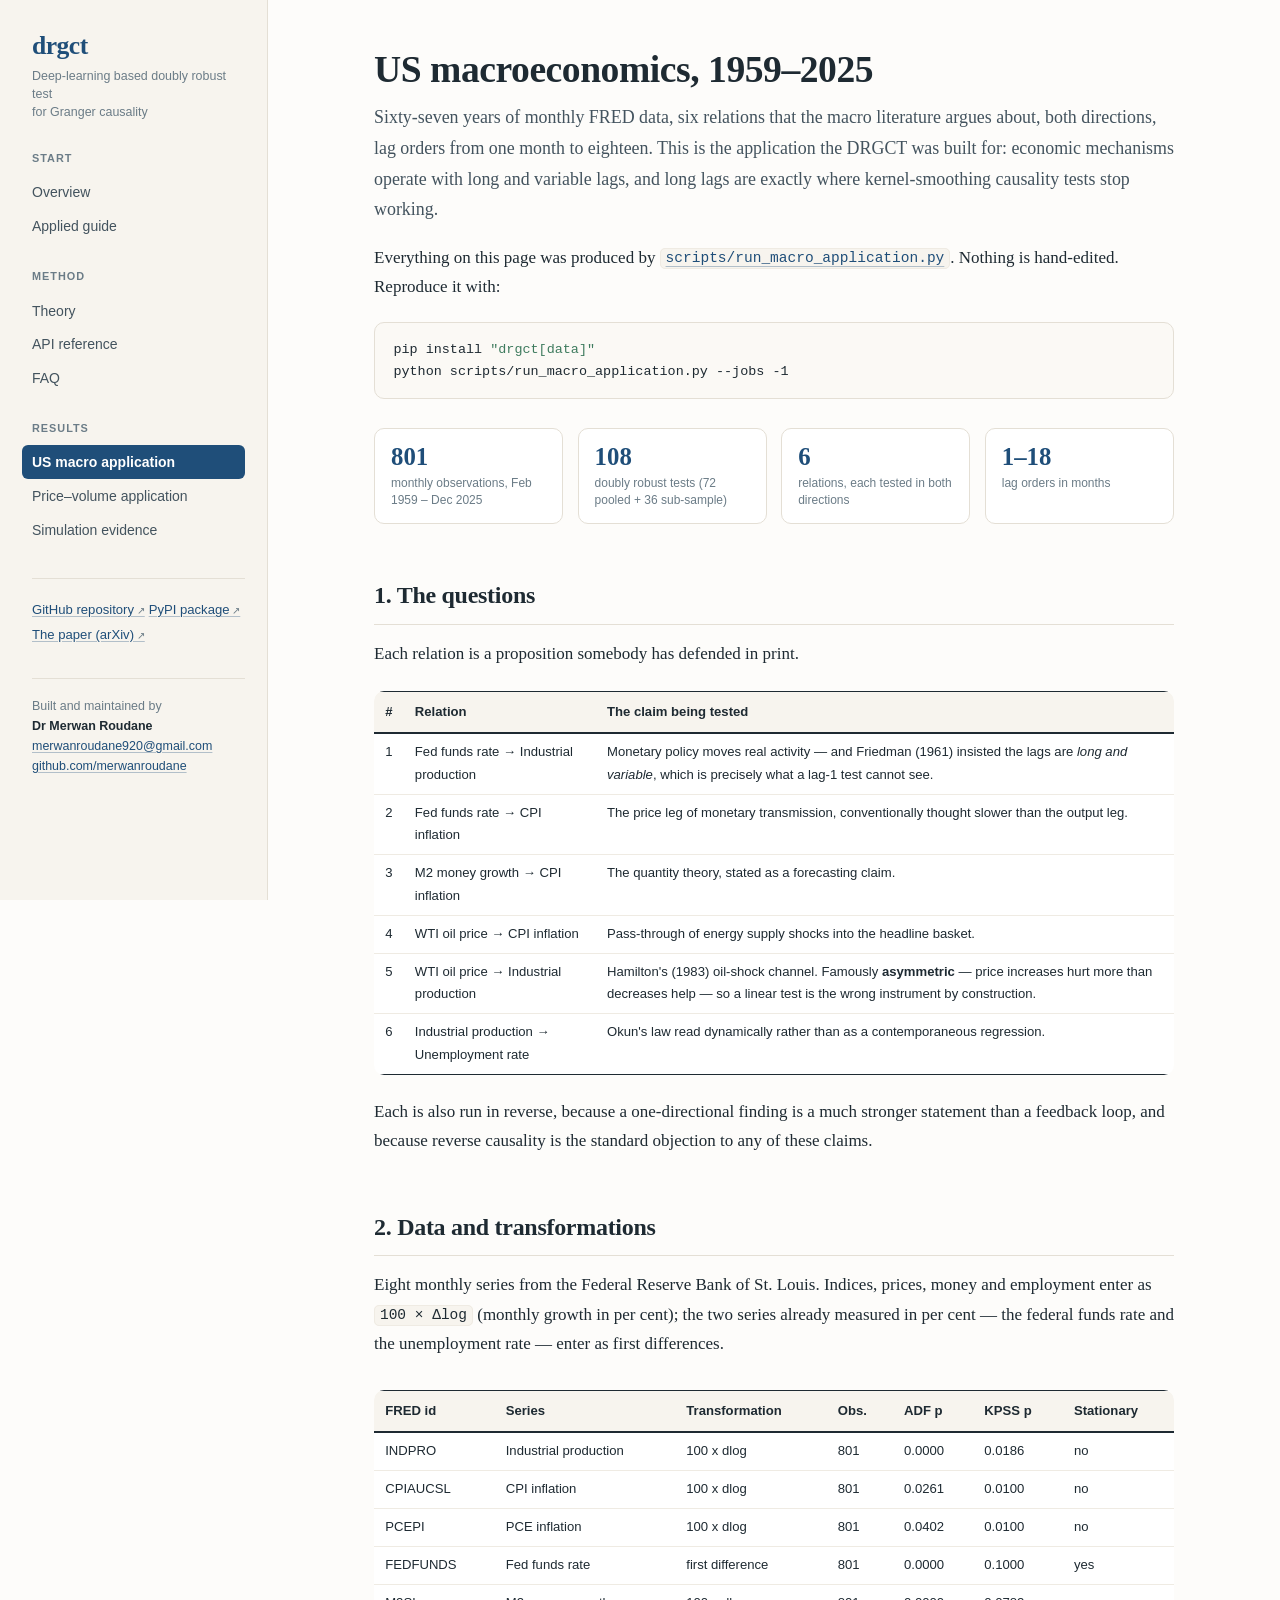
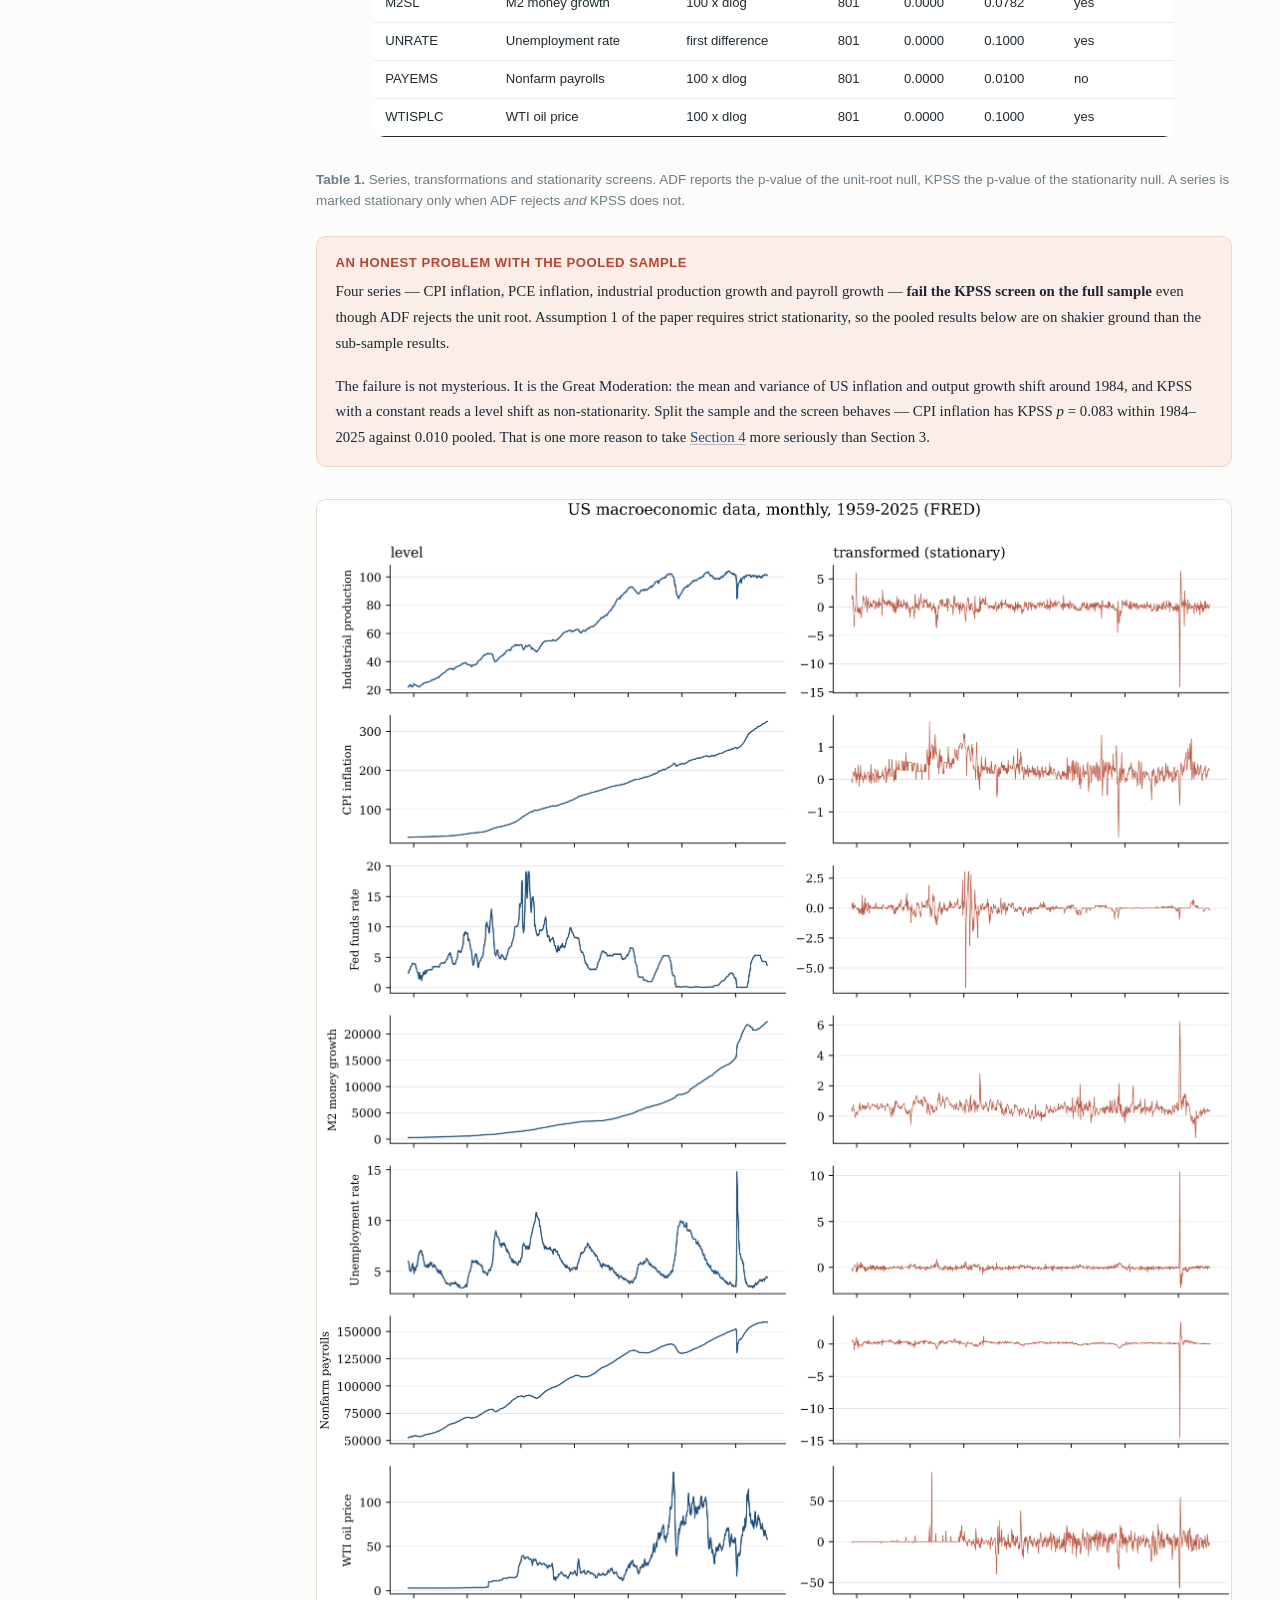
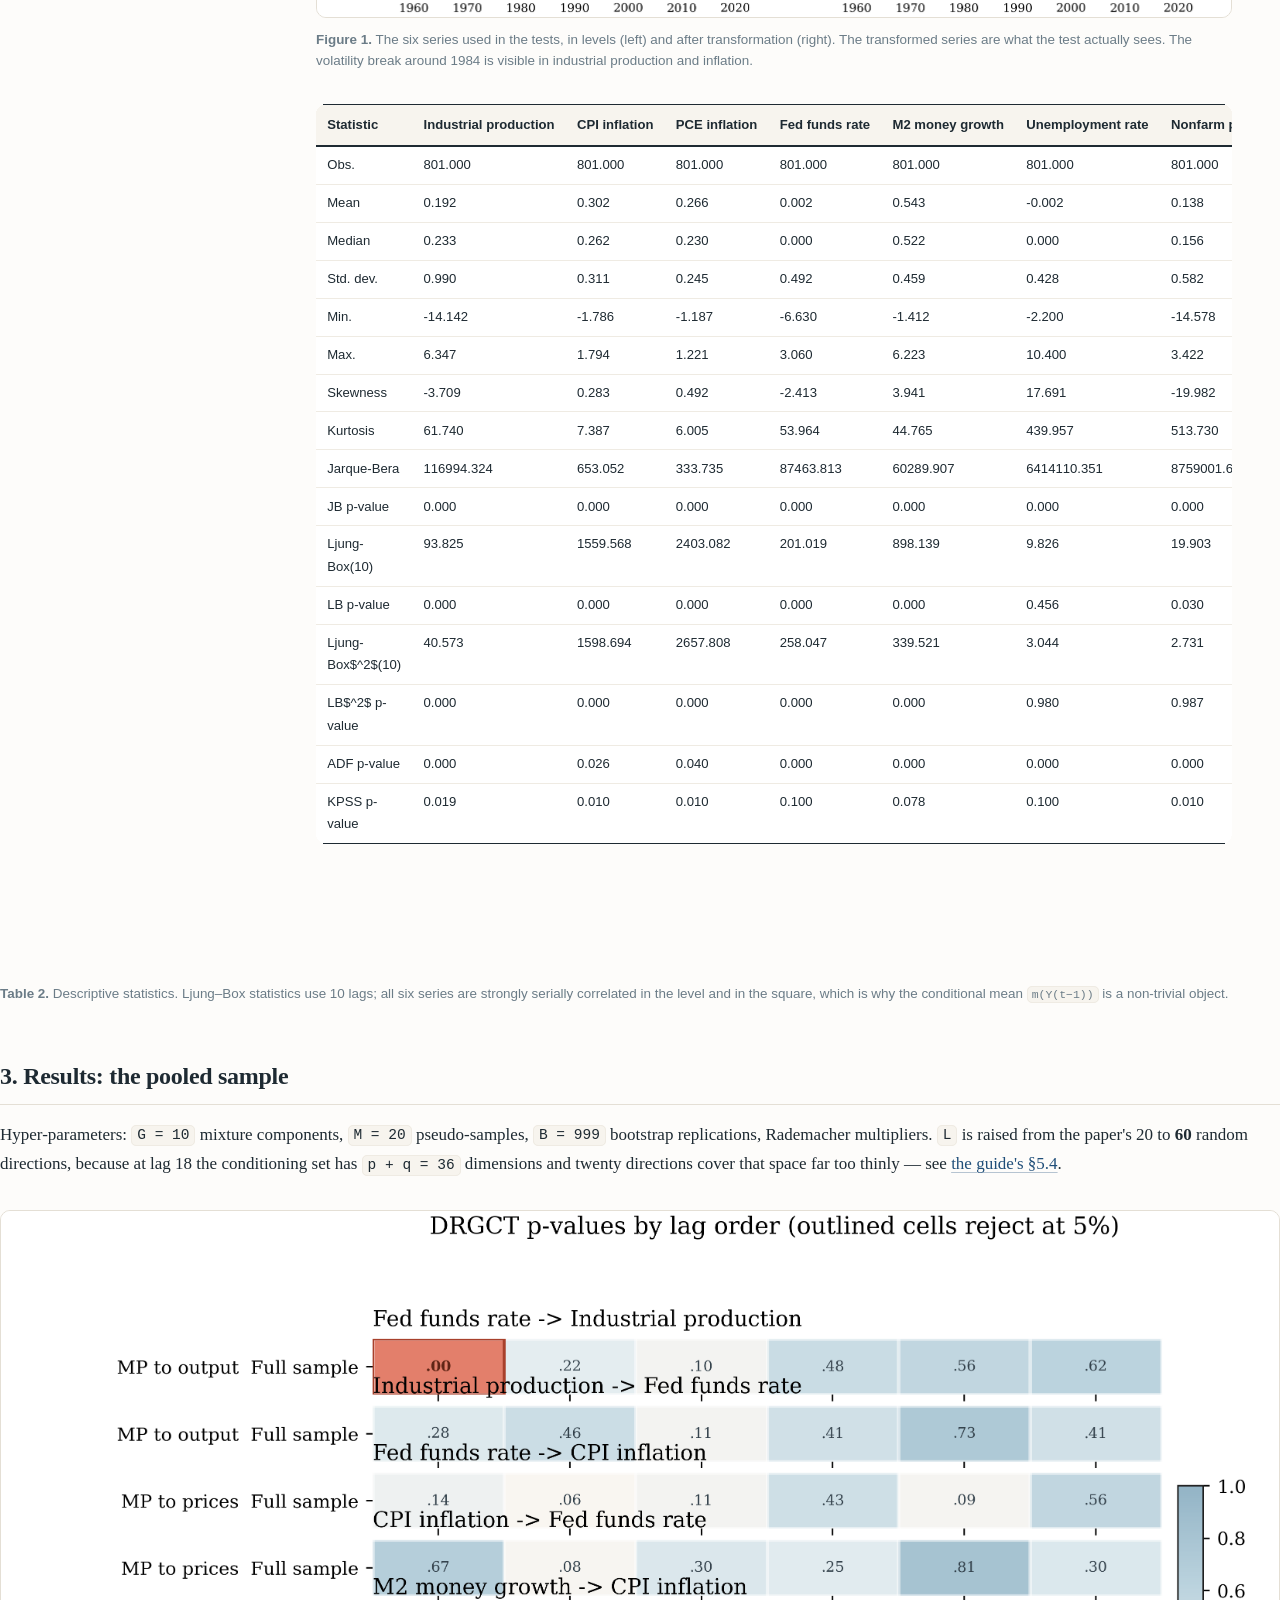
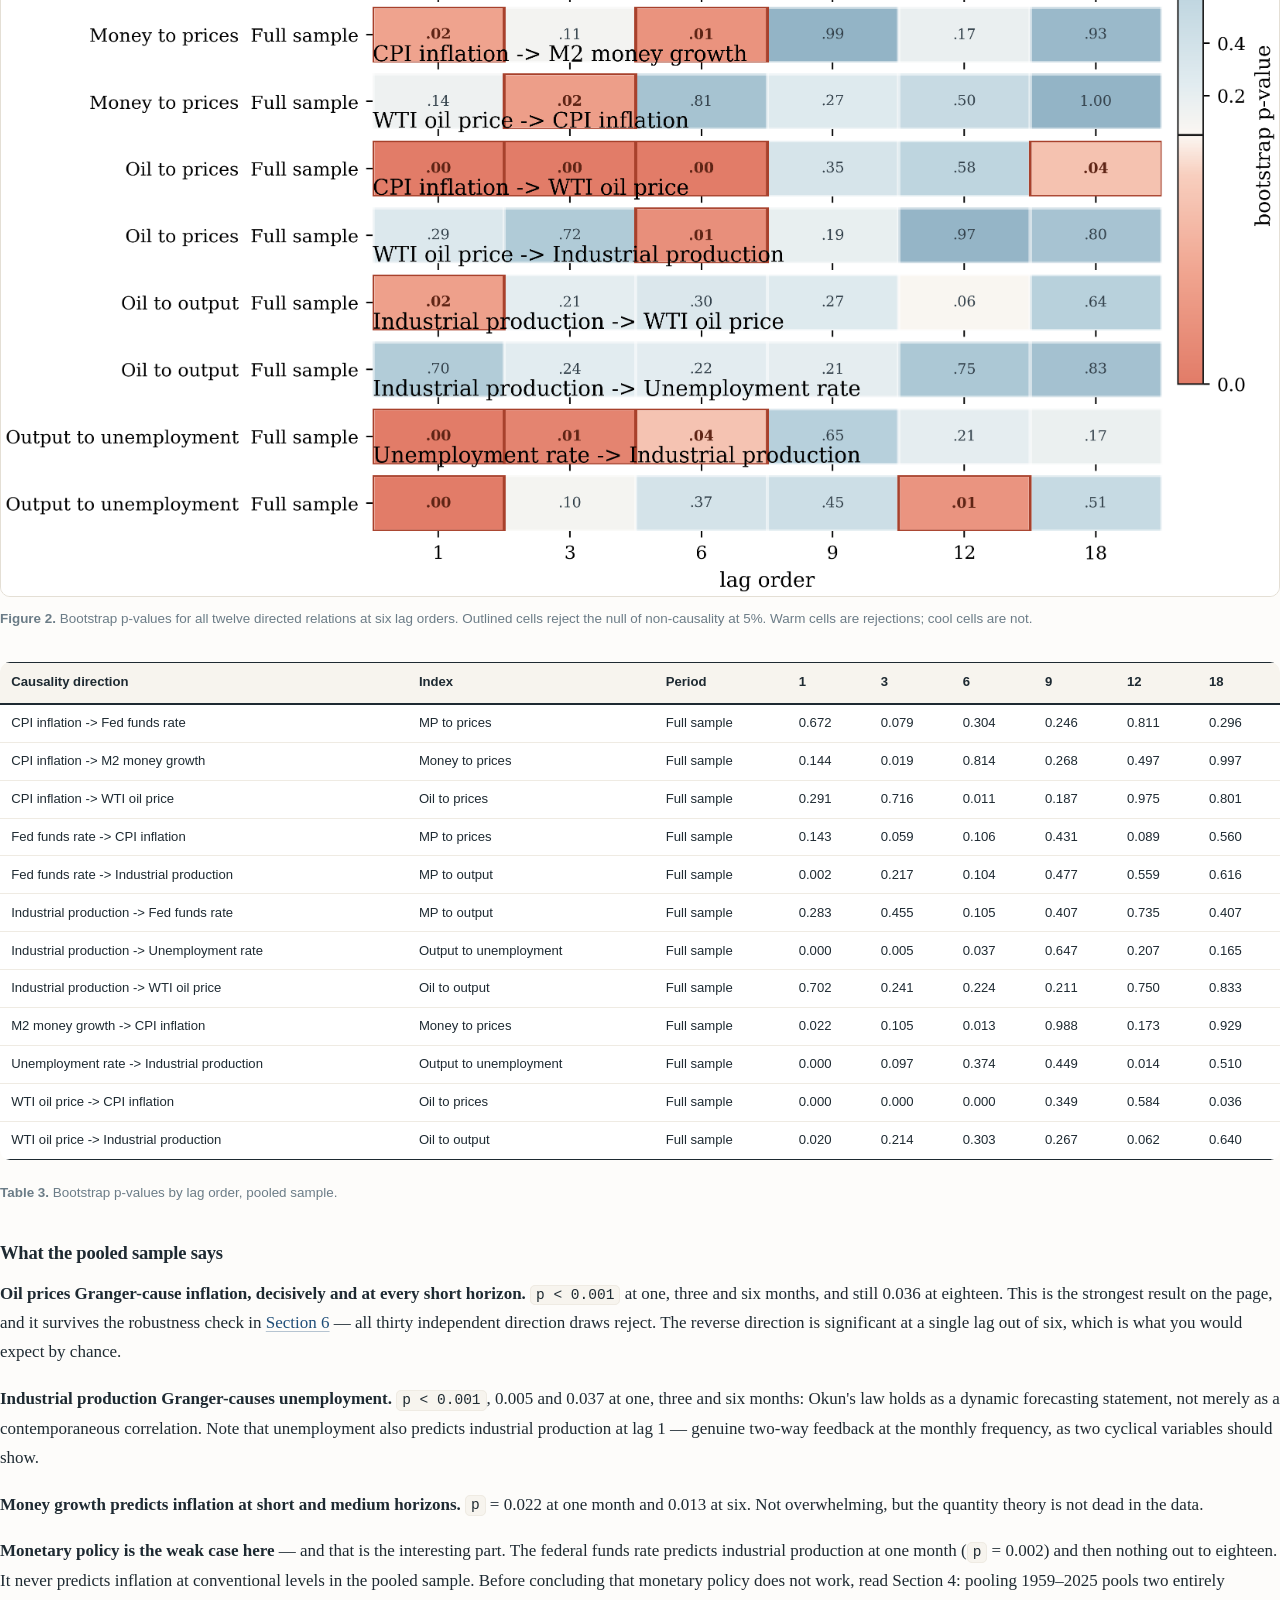
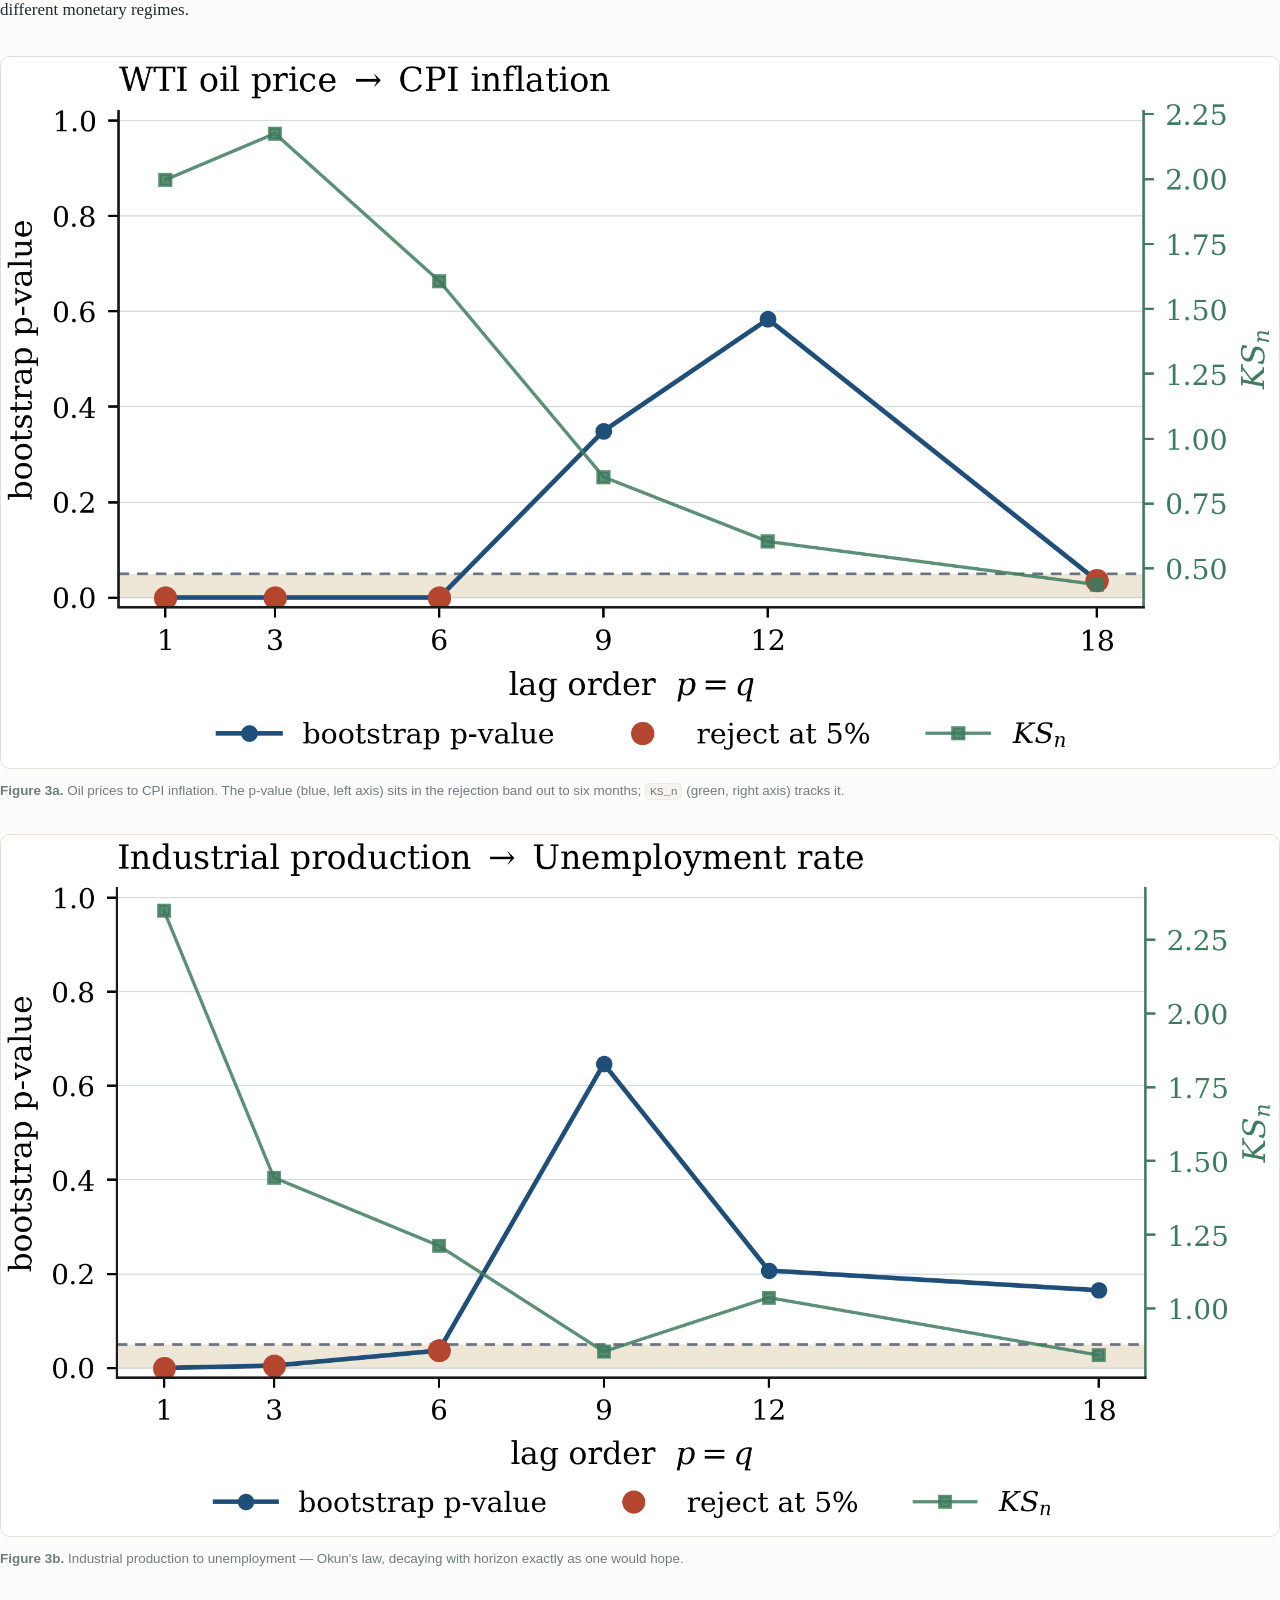
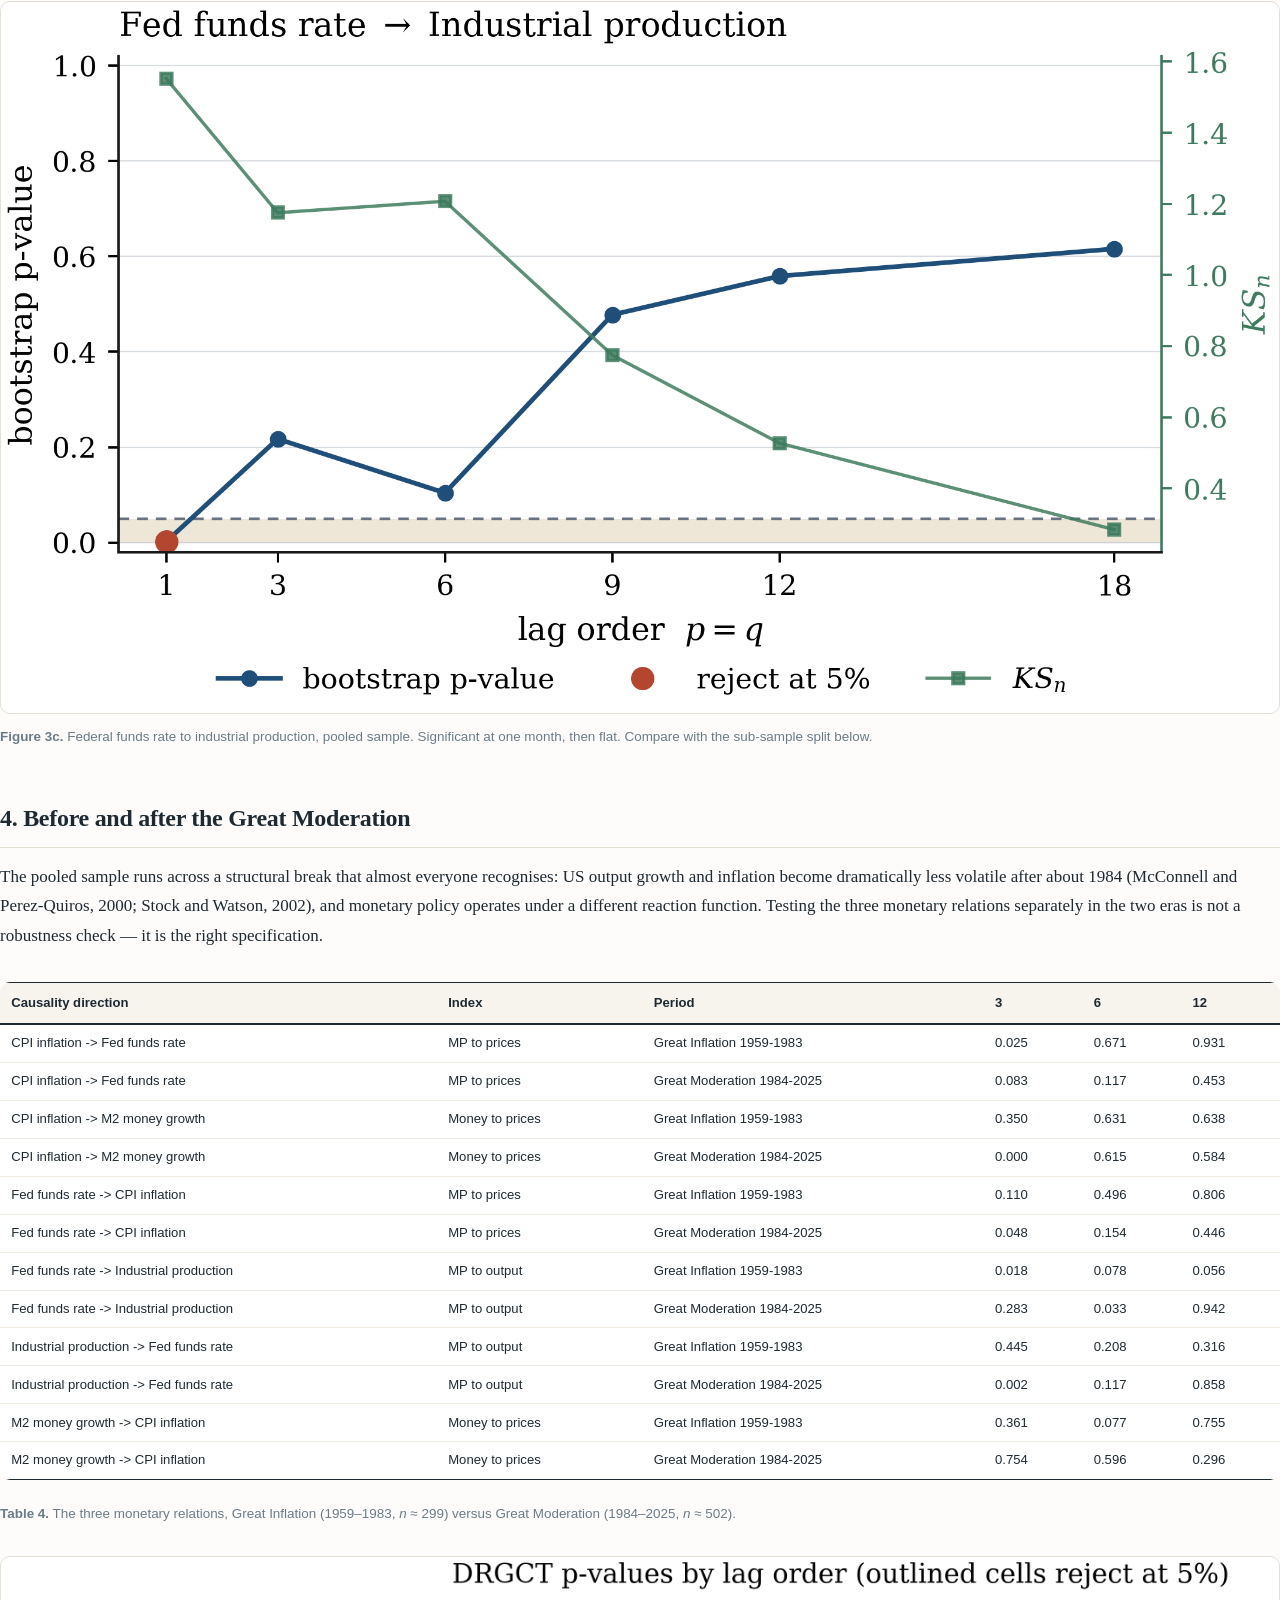
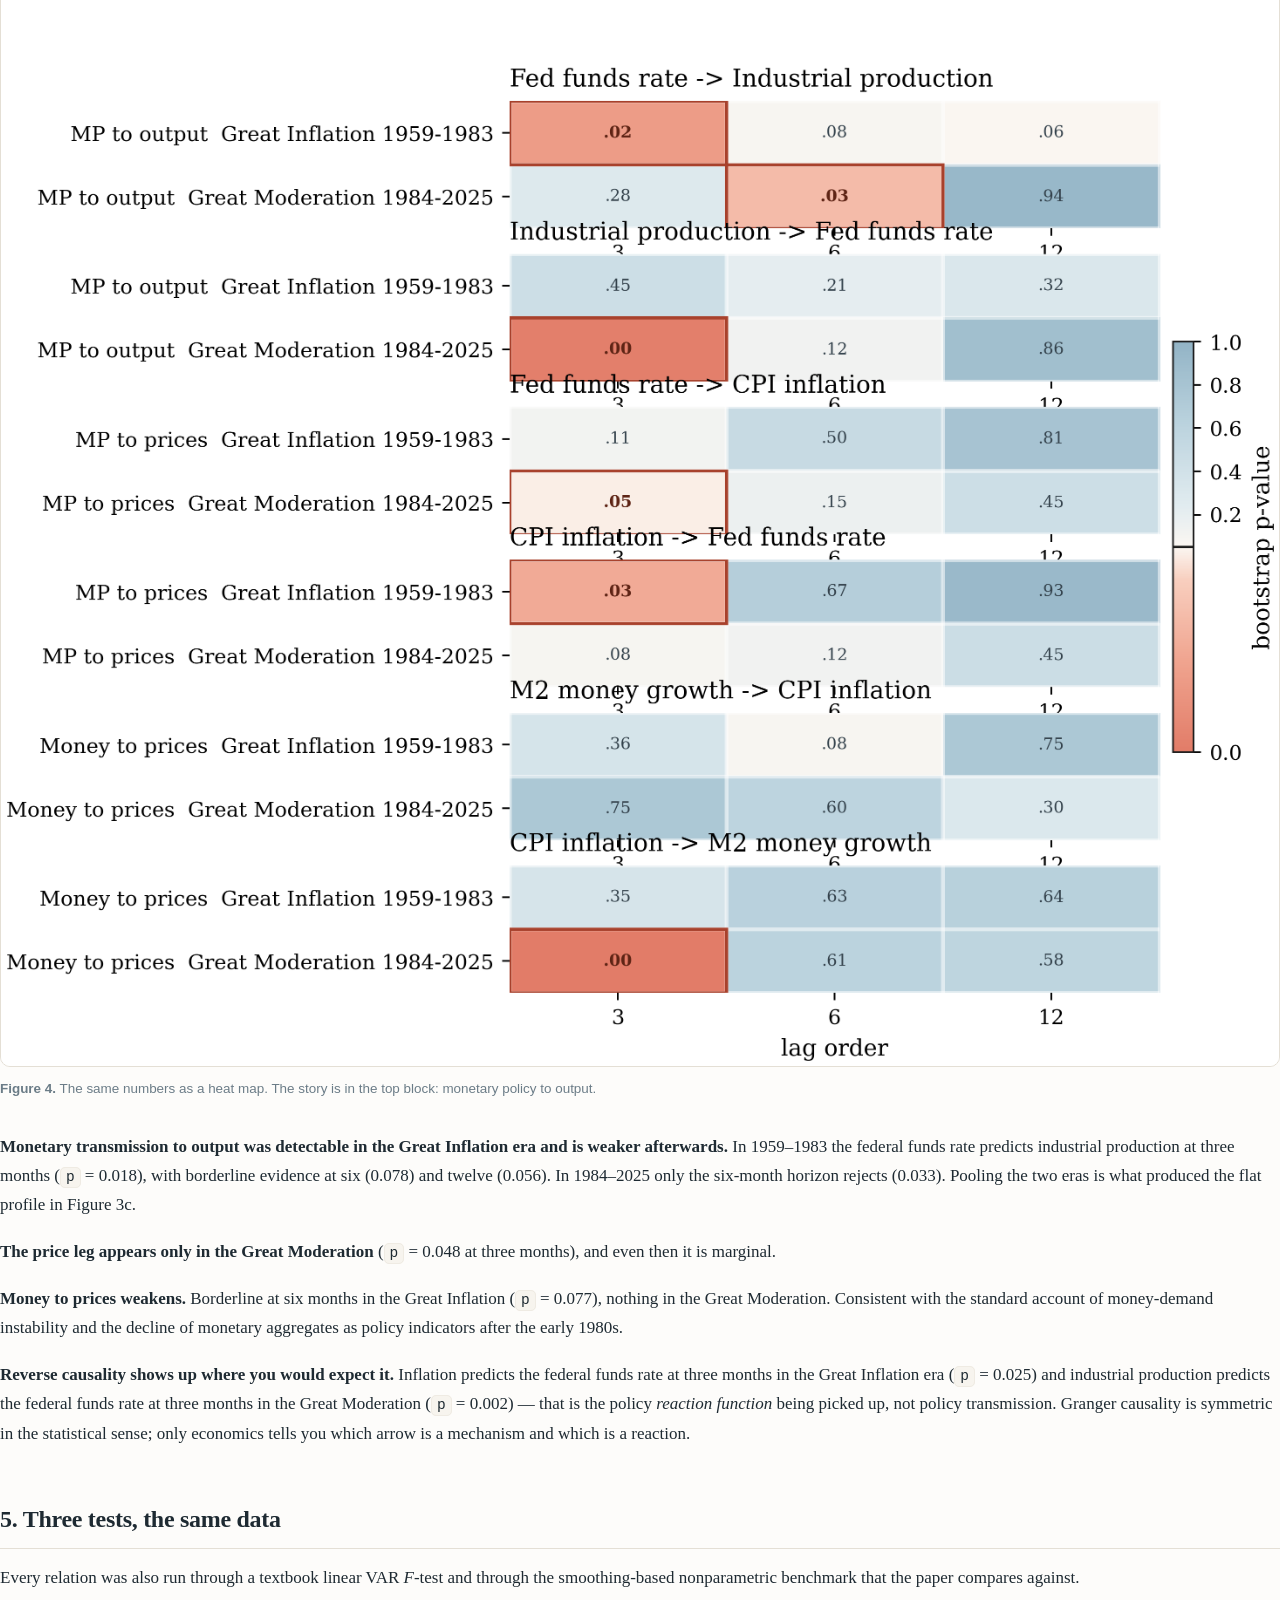
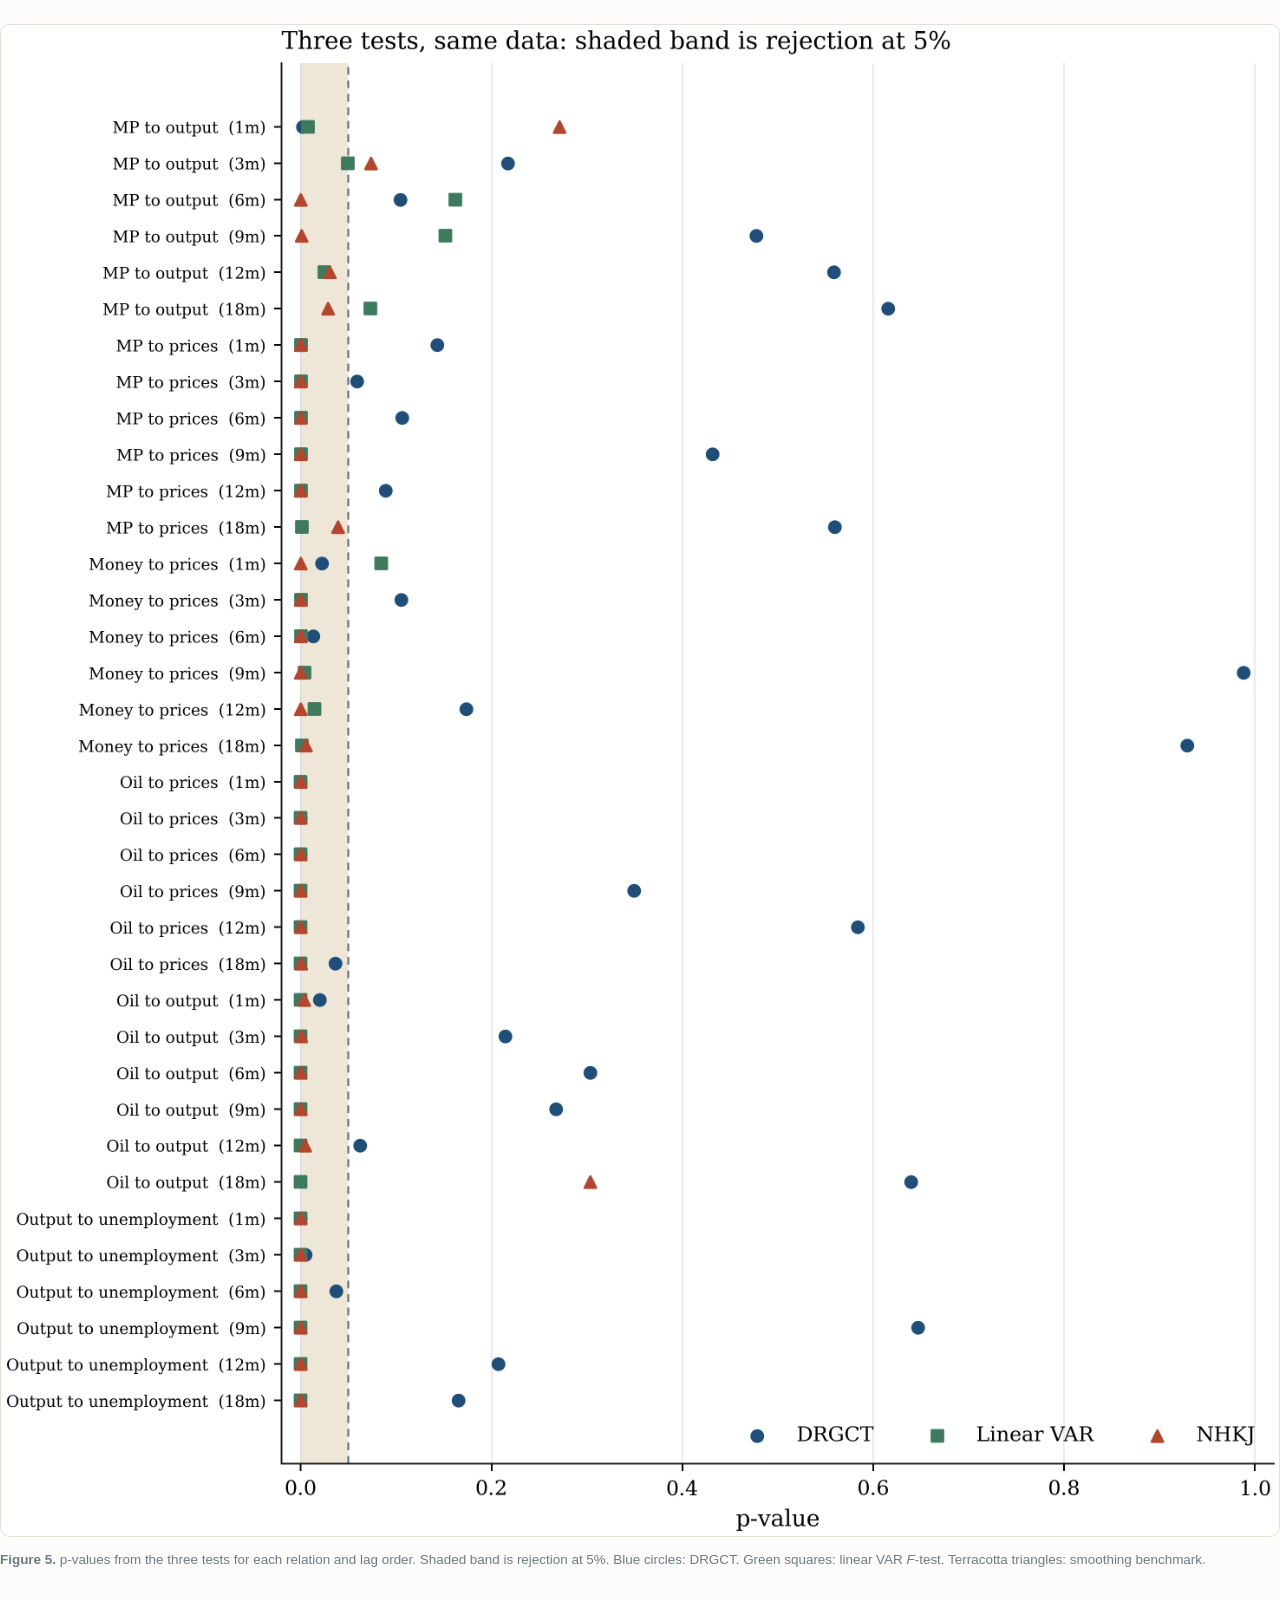
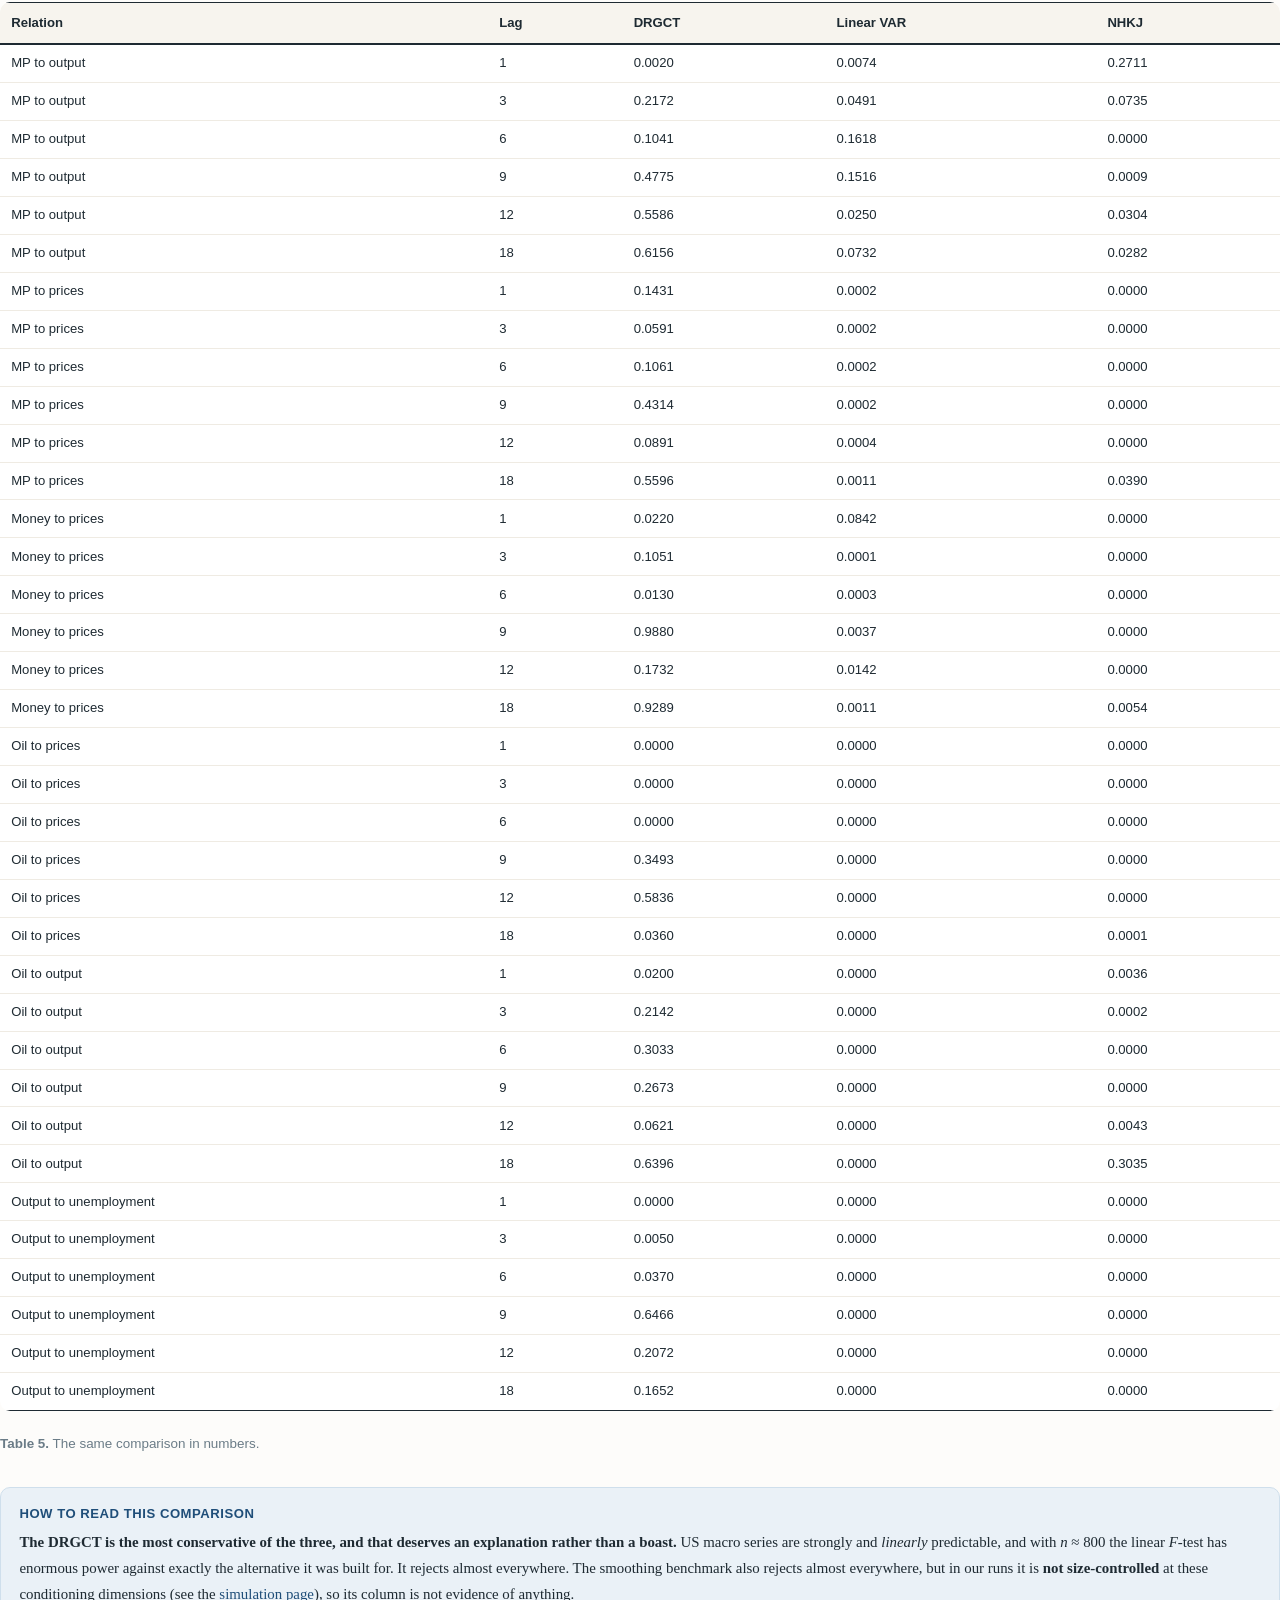
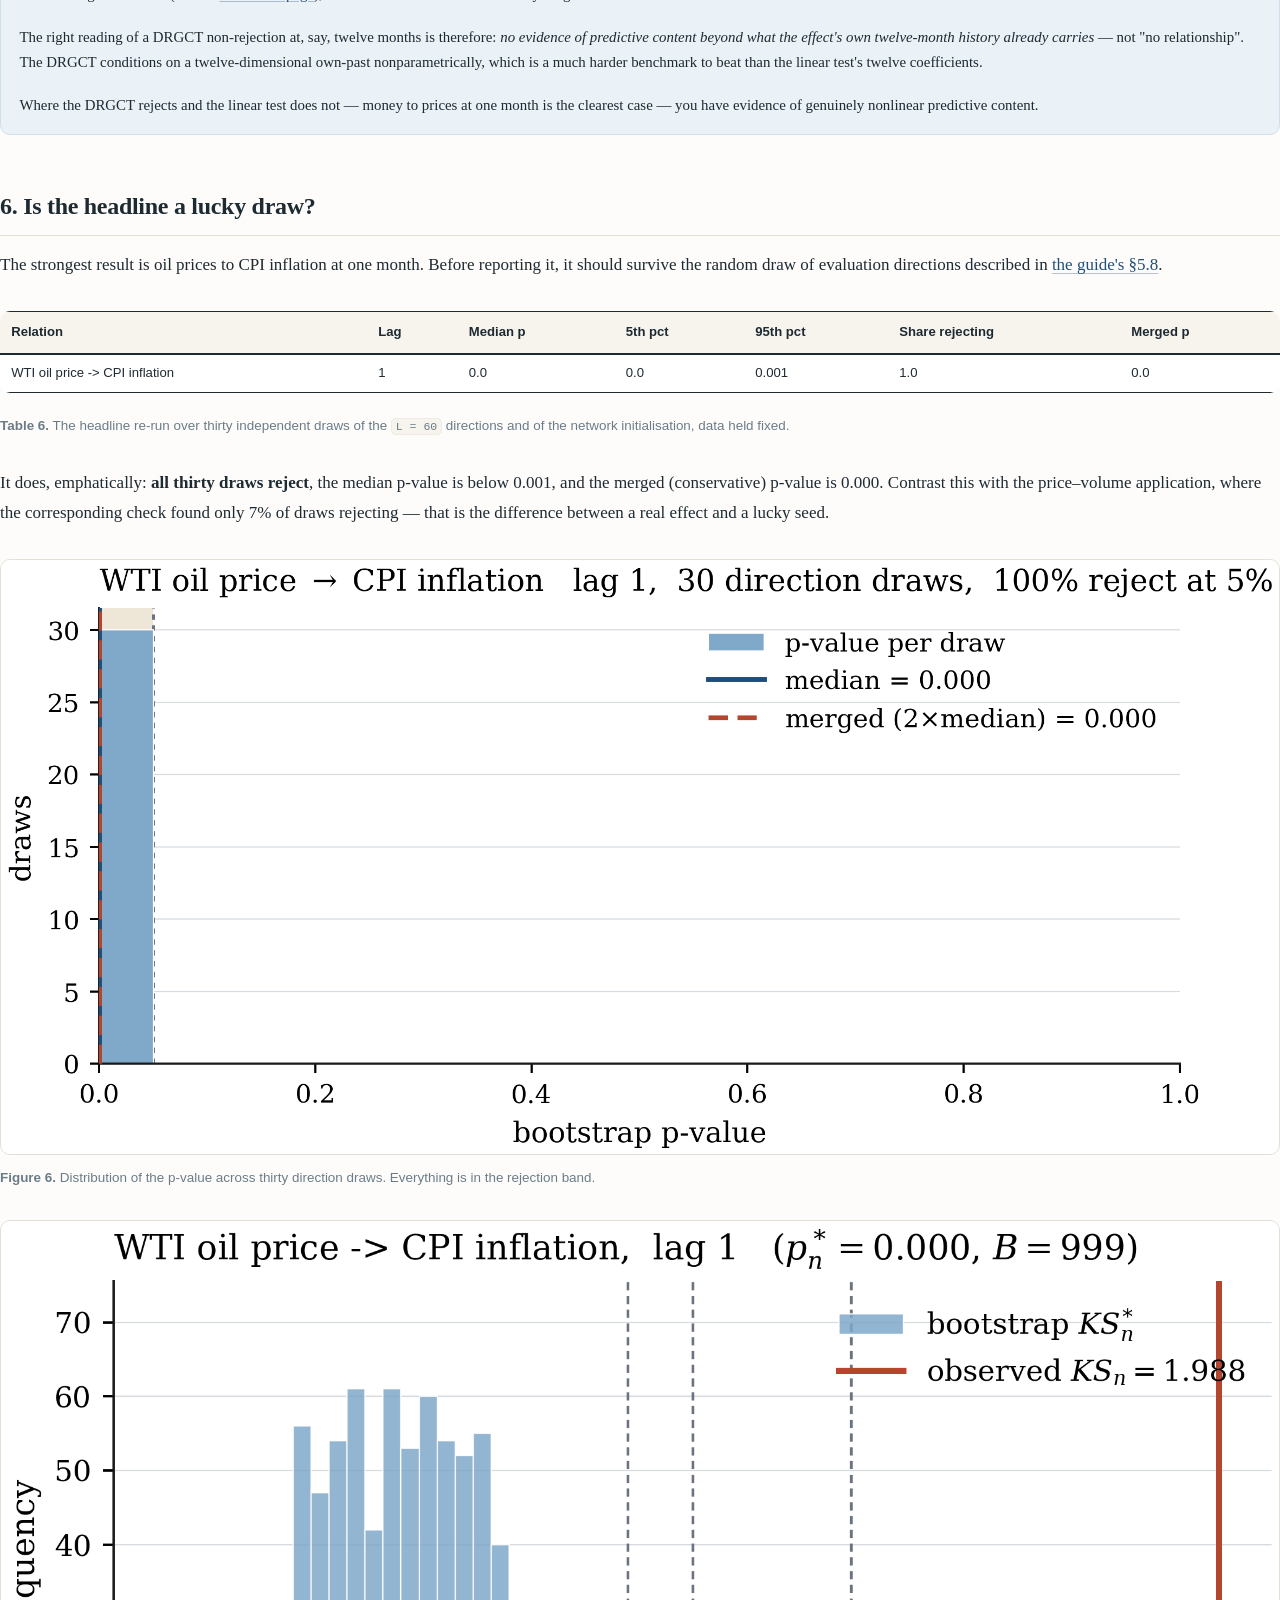
<file: docs/macro.html>
<!doctype html>
<html lang="en">
<head>
<meta charset="utf-8">
<meta name="viewport" content="width=device-width, initial-scale=1">
<title>US macro application — drgct</title>
<meta name="description" content="Sixty-seven years of monthly FRED data, six relations that the macro literature argues about, both directions, lag orders from one month to eighteen. This is the application the DR">
<meta name="author" content="Dr Merwan Roudane">
<link rel="canonical" href="https://merwanroudane.github.io/DRGCT/macro.html">
<meta property="og:type" content="website">
<meta property="og:title" content="US macro application — drgct">
<meta property="og:description" content="Sixty-seven years of monthly FRED data, six relations that the macro literature argues about, both directions, lag orders from one month to eighteen. This is the application the DR">
<meta property="og:url" content="https://merwanroudane.github.io/DRGCT/macro.html">
<link rel="icon" href="data:image/svg+xml,<svg xmlns='http://www.w3.org/2000/svg' viewBox='0 0 100 100'><rect width='100' height='100' rx='18' fill='%231F4E79'/><text x='50' y='70' font-size='58' font-family='Georgia,serif' fill='white' text-anchor='middle'>D</text></svg>">
<link rel="stylesheet" href="assets/style.css">
</head>
<body>
<div class="layout">

<aside class="sidebar" id="sidebar">
  <a class="brand" href="index.html">
    <span class="mark">drgct</span>
    <span class="tagline">Deep-learning based doubly robust test<br>for Granger causality</span>
  </a>
  <button class="navtoggle" onclick="document.getElementById('sidebar').classList.toggle('open')">Menu</button>
  <nav>
    <div class="group">Start</div>
    <a href="index.html">Overview</a>
    <a href="guide.html">Applied guide</a>
    <div class="group">Method</div>
    <a href="theory.html">Theory</a>
    <a href="api.html">API reference</a>
    <a href="faq.html">FAQ</a>
    <div class="group">Results</div>
    <a href="macro.html" class="active">US macro application</a>
    <a href="finance.html">Price–volume application</a>
    <a href="simulation.html">Simulation evidence</a>
  </nav>
  <div class="ext">
    <a href="https://github.com/merwanroudane/DRGCT">GitHub repository</a>
    <a href="https://pypi.org/project/drgct/">PyPI package</a>
    <a href="https://arxiv.org/abs/2509.15798">The paper (arXiv)</a>
  </div>
  <div class="byline">
    Built and maintained by<br>
    <strong>Dr Merwan Roudane</strong><br>
    <a href="mailto:merwanroudane920@gmail.com">merwanroudane920@gmail.com</a><br>
    <a href="https://github.com/merwanroudane">github.com/merwanroudane</a>
  </div>
</aside>

<main class="main">
  <div class="content md-body">
<h1 id="us-macroeconomics-19592025">US macroeconomics, 1959–2025</h1>
<p class="lede">Sixty-seven years of monthly FRED data, six relations that the
macro literature argues about, both directions, lag orders from one month to
eighteen. This is the application the DRGCT was built for: economic mechanisms
operate with long and variable lags, and long lags are exactly where
kernel-smoothing causality tests stop working.</p>

<p>Everything on this page was produced by
<a href="https://github.com/merwanroudane/DRGCT/blob/main/scripts/run_macro_application.py"><code>scripts/run_macro_application.py</code></a>.
Nothing is hand-edited. Reproduce it with:</p>
<div class="codehilite"><pre><span></span><code>pip<span class="w"> </span>install<span class="w"> </span><span class="s2">&quot;drgct[data]&quot;</span>
python<span class="w"> </span>scripts/run_macro_application.py<span class="w"> </span>--jobs<span class="w"> </span>-1
</code></pre></div>

<div class="stat-row">
  <div class="stat"><div class="v">801</div><div class="l">monthly observations, Feb 1959 – Dec 2025</div></div>
  <div class="stat"><div class="v">108</div><div class="l">doubly robust tests (72 pooled + 36 sub-sample)</div></div>
  <div class="stat"><div class="v">6</div><div class="l">relations, each tested in both directions</div></div>
  <div class="stat"><div class="v">1–18</div><div class="l">lag orders in months</div></div>
</div>

<h2 id="1-the-questions">1. The questions</h2>
<p>Each relation is a proposition somebody has defended in print.</p>
<div class="table-wrap"><table>
<thead>
<tr>
<th>#</th>
<th>Relation</th>
<th>The claim being tested</th>
</tr>
</thead>
<tbody>
<tr>
<td>1</td>
<td>Fed funds rate → Industrial production</td>
<td>Monetary policy moves real activity — and Friedman (1961) insisted the lags are <em>long and variable</em>, which is precisely what a lag-1 test cannot see.</td>
</tr>
<tr>
<td>2</td>
<td>Fed funds rate → CPI inflation</td>
<td>The price leg of monetary transmission, conventionally thought slower than the output leg.</td>
</tr>
<tr>
<td>3</td>
<td>M2 money growth → CPI inflation</td>
<td>The quantity theory, stated as a forecasting claim.</td>
</tr>
<tr>
<td>4</td>
<td>WTI oil price → CPI inflation</td>
<td>Pass-through of energy supply shocks into the headline basket.</td>
</tr>
<tr>
<td>5</td>
<td>WTI oil price → Industrial production</td>
<td>Hamilton's (1983) oil-shock channel. Famously <strong>asymmetric</strong> — price increases hurt more than decreases help — so a linear test is the wrong instrument by construction.</td>
</tr>
<tr>
<td>6</td>
<td>Industrial production → Unemployment rate</td>
<td>Okun's law read dynamically rather than as a contemporaneous regression.</td>
</tr>
</tbody>
</table></div>
<p>Each is also run in reverse, because a one-directional finding is a much
stronger statement than a feedback loop, and because reverse causality is the
standard objection to any of these claims.</p>
<h2 id="2-data-and-transformations">2. Data and transformations</h2>
<p>Eight monthly series from the Federal Reserve Bank of St. Louis. Indices,
prices, money and employment enter as <code>100 × Δlog</code> (monthly growth in per
cent); the two series already measured in per cent — the federal funds rate and
the unemployment rate — enter as first differences.</p>
<figure><div class="table-wrap"><table>
  <thead>
    <tr style="text-align: right;">
      <th>FRED id</th>
      <th>Series</th>
      <th>Transformation</th>
      <th>Obs.</th>
      <th>ADF p</th>
      <th>KPSS p</th>
      <th>Stationary</th>
    </tr>
  </thead>
  <tbody>
    <tr>
      <td>INDPRO</td>
      <td>Industrial production</td>
      <td>100 x dlog</td>
      <td>801</td>
      <td>0.0000</td>
      <td>0.0186</td>
      <td>no</td>
    </tr>
    <tr>
      <td>CPIAUCSL</td>
      <td>CPI inflation</td>
      <td>100 x dlog</td>
      <td>801</td>
      <td>0.0261</td>
      <td>0.0100</td>
      <td>no</td>
    </tr>
    <tr>
      <td>PCEPI</td>
      <td>PCE inflation</td>
      <td>100 x dlog</td>
      <td>801</td>
      <td>0.0402</td>
      <td>0.0100</td>
      <td>no</td>
    </tr>
    <tr>
      <td>FEDFUNDS</td>
      <td>Fed funds rate</td>
      <td>first difference</td>
      <td>801</td>
      <td>0.0000</td>
      <td>0.1000</td>
      <td>yes</td>
    </tr>
    <tr>
      <td>M2SL</td>
      <td>M2 money growth</td>
      <td>100 x dlog</td>
      <td>801</td>
      <td>0.0000</td>
      <td>0.0782</td>
      <td>yes</td>
    </tr>
    <tr>
      <td>UNRATE</td>
      <td>Unemployment rate</td>
      <td>first difference</td>
      <td>801</td>
      <td>0.0000</td>
      <td>0.1000</td>
      <td>yes</td>
    </tr>
    <tr>
      <td>PAYEMS</td>
      <td>Nonfarm payrolls</td>
      <td>100 x dlog</td>
      <td>801</td>
      <td>0.0000</td>
      <td>0.0100</td>
      <td>no</td>
    </tr>
    <tr>
      <td>WTISPLC</td>
      <td>WTI oil price</td>
      <td>100 x dlog</td>
      <td>801</td>
      <td>0.0000</td>
      <td>0.1000</td>
      <td>yes</td>
    </tr>
  </tbody>
</table></div></div><figcaption><strong>Table 1.</strong> Series, transformations and stationarity screens. ADF reports the p-value of the unit-root null, KPSS the p-value of the stationarity null. A series is marked stationary only when ADF rejects <em>and</em> KPSS does not.</figcaption></figure>

<div class="warn"><strong>An honest problem with the pooled sample</strong>
<p>Four series — CPI inflation, PCE inflation, industrial production growth and
payroll growth — <b>fail the KPSS screen on the full sample</b> even though ADF
rejects the unit root. Assumption 1 of the paper requires strict stationarity,
so the pooled results below are on shakier ground than the sub-sample results.</p>
<p>The failure is not mysterious. It is the Great Moderation: the mean and
variance of US inflation and output growth shift around 1984, and KPSS with a
constant reads a level shift as non-stationarity. Split the sample and the
screen behaves — CPI inflation has KPSS <i>p</i> = 0.083 within 1984–2025
against 0.010 pooled. That is one more reason to take
<a href="#4-before-and-after-the-great-moderation">Section 4</a> more seriously
than Section 3.</p></div>

<figure><img loading="lazy" src="assets/figures/macro_fig1_series.png" alt="Figure 1"><figcaption><strong>Figure 1.</strong> The six series used in the tests, in levels (left) and after transformation (right). The transformed series are what the test actually sees. The volatility break around 1984 is visible in industrial production and inflation.</figcaption></figure>

<figure><div class="table-wrap"><table>
  <thead>
    <tr style="text-align: right;">
      <th>Statistic</th>
      <th>Industrial production</th>
      <th>CPI inflation</th>
      <th>PCE inflation</th>
      <th>Fed funds rate</th>
      <th>M2 money growth</th>
      <th>Unemployment rate</th>
      <th>Nonfarm payrolls</th>
      <th>WTI oil price</th>
    </tr>
  </thead>
  <tbody>
    <tr>
      <td>Obs.</td>
      <td>801.000</td>
      <td>801.000</td>
      <td>801.000</td>
      <td>801.000</td>
      <td>801.000</td>
      <td>801.000</td>
      <td>801.000</td>
      <td>801.000</td>
    </tr>
    <tr>
      <td>Mean</td>
      <td>0.192</td>
      <td>0.302</td>
      <td>0.266</td>
      <td>0.002</td>
      <td>0.543</td>
      <td>-0.002</td>
      <td>0.138</td>
      <td>0.378</td>
    </tr>
    <tr>
      <td>Median</td>
      <td>0.233</td>
      <td>0.262</td>
      <td>0.230</td>
      <td>0.000</td>
      <td>0.522</td>
      <td>0.000</td>
      <td>0.156</td>
      <td>0.000</td>
    </tr>
    <tr>
      <td>Std. dev.</td>
      <td>0.990</td>
      <td>0.311</td>
      <td>0.245</td>
      <td>0.492</td>
      <td>0.459</td>
      <td>0.428</td>
      <td>0.582</td>
      <td>8.268</td>
    </tr>
    <tr>
      <td>Min.</td>
      <td>-14.142</td>
      <td>-1.786</td>
      <td>-1.187</td>
      <td>-6.630</td>
      <td>-1.412</td>
      <td>-2.200</td>
      <td>-14.578</td>
      <td>-56.813</td>
    </tr>
    <tr>
      <td>Max.</td>
      <td>6.347</td>
      <td>1.794</td>
      <td>1.221</td>
      <td>3.060</td>
      <td>6.223</td>
      <td>10.400</td>
      <td>3.422</td>
      <td>85.259</td>
    </tr>
    <tr>
      <td>Skewness</td>
      <td>-3.709</td>
      <td>0.283</td>
      <td>0.492</td>
      <td>-2.413</td>
      <td>3.941</td>
      <td>17.691</td>
      <td>-19.982</td>
      <td>0.726</td>
    </tr>
    <tr>
      <td>Kurtosis</td>
      <td>61.740</td>
      <td>7.387</td>
      <td>6.005</td>
      <td>53.964</td>
      <td>44.765</td>
      <td>439.957</td>
      <td>513.730</td>
      <td>25.395</td>
    </tr>
    <tr>
      <td>Jarque-Bera</td>
      <td>116994.324</td>
      <td>653.052</td>
      <td>333.735</td>
      <td>87463.813</td>
      <td>60289.907</td>
      <td>6414110.351</td>
      <td>8759001.618</td>
      <td>16808.950</td>
    </tr>
    <tr>
      <td>JB p-value</td>
      <td>0.000</td>
      <td>0.000</td>
      <td>0.000</td>
      <td>0.000</td>
      <td>0.000</td>
      <td>0.000</td>
      <td>0.000</td>
      <td>0.000</td>
    </tr>
    <tr>
      <td>Ljung-Box(10)</td>
      <td>93.825</td>
      <td>1559.568</td>
      <td>2403.082</td>
      <td>201.019</td>
      <td>898.139</td>
      <td>9.826</td>
      <td>19.903</td>
      <td>56.752</td>
    </tr>
    <tr>
      <td>LB p-value</td>
      <td>0.000</td>
      <td>0.000</td>
      <td>0.000</td>
      <td>0.000</td>
      <td>0.000</td>
      <td>0.456</td>
      <td>0.030</td>
      <td>0.000</td>
    </tr>
    <tr>
      <td>Ljung-Box$^2$(10)</td>
      <td>40.573</td>
      <td>1598.694</td>
      <td>2657.808</td>
      <td>258.047</td>
      <td>339.521</td>
      <td>3.044</td>
      <td>2.731</td>
      <td>77.117</td>
    </tr>
    <tr>
      <td>LB$^2$ p-value</td>
      <td>0.000</td>
      <td>0.000</td>
      <td>0.000</td>
      <td>0.000</td>
      <td>0.000</td>
      <td>0.980</td>
      <td>0.987</td>
      <td>0.000</td>
    </tr>
    <tr>
      <td>ADF p-value</td>
      <td>0.000</td>
      <td>0.026</td>
      <td>0.040</td>
      <td>0.000</td>
      <td>0.000</td>
      <td>0.000</td>
      <td>0.000</td>
      <td>0.000</td>
    </tr>
    <tr>
      <td>KPSS p-value</td>
      <td>0.019</td>
      <td>0.010</td>
      <td>0.010</td>
      <td>0.100</td>
      <td>0.078</td>
      <td>0.100</td>
      <td>0.010</td>
      <td>0.100</td>
    </tr>
  </tbody>
</table></div></div><figcaption><strong>Table 2.</strong> Descriptive statistics. Ljung–Box statistics use 10 lags; all six series are strongly serially correlated in the level and in the square, which is why the conditional mean <code>m(Y(t−1))</code> is a non-trivial object.</figcaption></figure>

<h2 id="3-results-the-pooled-sample">3. Results: the pooled sample</h2>
<p>Hyper-parameters: <code>G = 10</code> mixture components, <code>M = 20</code> pseudo-samples,
<code>B = 999</code> bootstrap replications, Rademacher multipliers. <code>L</code> is raised from
the paper's 20 to <strong>60</strong> random directions, because at lag 18 the conditioning
set has <code>p + q = 36</code> dimensions and twenty directions cover that space far too
thinly — see <a href="https://github.com/merwanroudane/DRGCT/blob/main/guide.html#54-choose-the-hyper-parameters">the guide's §5.4</a>.</p>
<figure><img loading="lazy" src="assets/figures/macro_fig2_pvalue_heatmap.png" alt="Figure 2"><figcaption><strong>Figure 2.</strong> Bootstrap p-values for all twelve directed relations at six lag orders. Outlined cells reject the null of non-causality at 5%. Warm cells are rejections; cool cells are not.</figcaption></figure>

<figure><div class="table-wrap"><table>
  <thead>
    <tr style="text-align: right;">
      <th>Causality direction</th>
      <th>Index</th>
      <th>Period</th>
      <th>1</th>
      <th>3</th>
      <th>6</th>
      <th>9</th>
      <th>12</th>
      <th>18</th>
    </tr>
  </thead>
  <tbody>
    <tr>
      <td>CPI inflation -> Fed funds rate</td>
      <td>MP to prices</td>
      <td>Full sample</td>
      <td>0.672</td>
      <td>0.079</td>
      <td>0.304</td>
      <td>0.246</td>
      <td>0.811</td>
      <td>0.296</td>
    </tr>
    <tr>
      <td>CPI inflation -> M2 money growth</td>
      <td>Money to prices</td>
      <td>Full sample</td>
      <td>0.144</td>
      <td>0.019</td>
      <td>0.814</td>
      <td>0.268</td>
      <td>0.497</td>
      <td>0.997</td>
    </tr>
    <tr>
      <td>CPI inflation -> WTI oil price</td>
      <td>Oil to prices</td>
      <td>Full sample</td>
      <td>0.291</td>
      <td>0.716</td>
      <td>0.011</td>
      <td>0.187</td>
      <td>0.975</td>
      <td>0.801</td>
    </tr>
    <tr>
      <td>Fed funds rate -> CPI inflation</td>
      <td>MP to prices</td>
      <td>Full sample</td>
      <td>0.143</td>
      <td>0.059</td>
      <td>0.106</td>
      <td>0.431</td>
      <td>0.089</td>
      <td>0.560</td>
    </tr>
    <tr>
      <td>Fed funds rate -> Industrial production</td>
      <td>MP to output</td>
      <td>Full sample</td>
      <td>0.002</td>
      <td>0.217</td>
      <td>0.104</td>
      <td>0.477</td>
      <td>0.559</td>
      <td>0.616</td>
    </tr>
    <tr>
      <td>Industrial production -> Fed funds rate</td>
      <td>MP to output</td>
      <td>Full sample</td>
      <td>0.283</td>
      <td>0.455</td>
      <td>0.105</td>
      <td>0.407</td>
      <td>0.735</td>
      <td>0.407</td>
    </tr>
    <tr>
      <td>Industrial production -> Unemployment rate</td>
      <td>Output to unemployment</td>
      <td>Full sample</td>
      <td>0.000</td>
      <td>0.005</td>
      <td>0.037</td>
      <td>0.647</td>
      <td>0.207</td>
      <td>0.165</td>
    </tr>
    <tr>
      <td>Industrial production -> WTI oil price</td>
      <td>Oil to output</td>
      <td>Full sample</td>
      <td>0.702</td>
      <td>0.241</td>
      <td>0.224</td>
      <td>0.211</td>
      <td>0.750</td>
      <td>0.833</td>
    </tr>
    <tr>
      <td>M2 money growth -> CPI inflation</td>
      <td>Money to prices</td>
      <td>Full sample</td>
      <td>0.022</td>
      <td>0.105</td>
      <td>0.013</td>
      <td>0.988</td>
      <td>0.173</td>
      <td>0.929</td>
    </tr>
    <tr>
      <td>Unemployment rate -> Industrial production</td>
      <td>Output to unemployment</td>
      <td>Full sample</td>
      <td>0.000</td>
      <td>0.097</td>
      <td>0.374</td>
      <td>0.449</td>
      <td>0.014</td>
      <td>0.510</td>
    </tr>
    <tr>
      <td>WTI oil price -> CPI inflation</td>
      <td>Oil to prices</td>
      <td>Full sample</td>
      <td>0.000</td>
      <td>0.000</td>
      <td>0.000</td>
      <td>0.349</td>
      <td>0.584</td>
      <td>0.036</td>
    </tr>
    <tr>
      <td>WTI oil price -> Industrial production</td>
      <td>Oil to output</td>
      <td>Full sample</td>
      <td>0.020</td>
      <td>0.214</td>
      <td>0.303</td>
      <td>0.267</td>
      <td>0.062</td>
      <td>0.640</td>
    </tr>
  </tbody>
</table></div></div><figcaption><strong>Table 3.</strong> Bootstrap p-values by lag order, pooled sample.</figcaption></figure>

<h3 id="what-the-pooled-sample-says">What the pooled sample says</h3>
<p><strong>Oil prices Granger-cause inflation, decisively and at every short horizon.</strong>
<code>p &lt; 0.001</code> at one, three and six months, and still 0.036 at eighteen. This is
the strongest result on the page, and it survives the robustness check in
<a href="#6-is-the-headline-a-lucky-draw">Section 6</a> — all thirty independent direction
draws reject. The reverse direction is significant at a single lag out of six,
which is what you would expect by chance.</p>
<p><strong>Industrial production Granger-causes unemployment.</strong> <code>p &lt; 0.001</code>, 0.005 and
0.037 at one, three and six months: Okun's law holds as a dynamic forecasting
statement, not merely as a contemporaneous correlation. Note that unemployment
also predicts industrial production at lag 1 — genuine two-way feedback at the
monthly frequency, as two cyclical variables should show.</p>
<p><strong>Money growth predicts inflation at short and medium horizons.</strong> <code>p</code> = 0.022
at one month and 0.013 at six. Not overwhelming, but the quantity theory is not
dead in the data.</p>
<p><strong>Monetary policy is the weak case here</strong> — and that is the interesting part.
The federal funds rate predicts industrial production at one month
(<code>p</code> = 0.002) and then nothing out to eighteen. It never predicts inflation at
conventional levels in the pooled sample. Before concluding that monetary
policy does not work, read Section 4: pooling 1959–2025 pools two entirely
different monetary regimes.</p>
<figure><img loading="lazy" src="assets/figures/macro_fig3_lagprofile_oil_to_prices.png" alt="Figure 3a"><figcaption><strong>Figure 3a.</strong> Oil prices to CPI inflation. The p-value (blue, left axis) sits in the rejection band out to six months; <code>KS_n</code> (green, right axis) tracks it.</figcaption></figure>

<figure><img loading="lazy" src="assets/figures/macro_fig3_lagprofile_output_to_unemployment.png" alt="Figure 3b"><figcaption><strong>Figure 3b.</strong> Industrial production to unemployment — Okun's law, decaying with horizon exactly as one would hope.</figcaption></figure>

<figure><img loading="lazy" src="assets/figures/macro_fig3_lagprofile_mp_to_output.png" alt="Figure 3c"><figcaption><strong>Figure 3c.</strong> Federal funds rate to industrial production, pooled sample. Significant at one month, then flat. Compare with the sub-sample split below.</figcaption></figure>

<h2 id="4-before-and-after-the-great-moderation">4. Before and after the Great Moderation</h2>
<p>The pooled sample runs across a structural break that almost everyone
recognises: US output growth and inflation become dramatically less volatile
after about 1984 (McConnell and Perez-Quiros, 2000; Stock and Watson, 2002),
and monetary policy operates under a different reaction function. Testing the
three monetary relations separately in the two eras is not a robustness check —
it is the right specification.</p>
<figure><div class="table-wrap"><table>
  <thead>
    <tr style="text-align: right;">
      <th>Causality direction</th>
      <th>Index</th>
      <th>Period</th>
      <th>3</th>
      <th>6</th>
      <th>12</th>
    </tr>
  </thead>
  <tbody>
    <tr>
      <td>CPI inflation -> Fed funds rate</td>
      <td>MP to prices</td>
      <td>Great Inflation 1959-1983</td>
      <td>0.025</td>
      <td>0.671</td>
      <td>0.931</td>
    </tr>
    <tr>
      <td>CPI inflation -> Fed funds rate</td>
      <td>MP to prices</td>
      <td>Great Moderation 1984-2025</td>
      <td>0.083</td>
      <td>0.117</td>
      <td>0.453</td>
    </tr>
    <tr>
      <td>CPI inflation -> M2 money growth</td>
      <td>Money to prices</td>
      <td>Great Inflation 1959-1983</td>
      <td>0.350</td>
      <td>0.631</td>
      <td>0.638</td>
    </tr>
    <tr>
      <td>CPI inflation -> M2 money growth</td>
      <td>Money to prices</td>
      <td>Great Moderation 1984-2025</td>
      <td>0.000</td>
      <td>0.615</td>
      <td>0.584</td>
    </tr>
    <tr>
      <td>Fed funds rate -> CPI inflation</td>
      <td>MP to prices</td>
      <td>Great Inflation 1959-1983</td>
      <td>0.110</td>
      <td>0.496</td>
      <td>0.806</td>
    </tr>
    <tr>
      <td>Fed funds rate -> CPI inflation</td>
      <td>MP to prices</td>
      <td>Great Moderation 1984-2025</td>
      <td>0.048</td>
      <td>0.154</td>
      <td>0.446</td>
    </tr>
    <tr>
      <td>Fed funds rate -> Industrial production</td>
      <td>MP to output</td>
      <td>Great Inflation 1959-1983</td>
      <td>0.018</td>
      <td>0.078</td>
      <td>0.056</td>
    </tr>
    <tr>
      <td>Fed funds rate -> Industrial production</td>
      <td>MP to output</td>
      <td>Great Moderation 1984-2025</td>
      <td>0.283</td>
      <td>0.033</td>
      <td>0.942</td>
    </tr>
    <tr>
      <td>Industrial production -> Fed funds rate</td>
      <td>MP to output</td>
      <td>Great Inflation 1959-1983</td>
      <td>0.445</td>
      <td>0.208</td>
      <td>0.316</td>
    </tr>
    <tr>
      <td>Industrial production -> Fed funds rate</td>
      <td>MP to output</td>
      <td>Great Moderation 1984-2025</td>
      <td>0.002</td>
      <td>0.117</td>
      <td>0.858</td>
    </tr>
    <tr>
      <td>M2 money growth -> CPI inflation</td>
      <td>Money to prices</td>
      <td>Great Inflation 1959-1983</td>
      <td>0.361</td>
      <td>0.077</td>
      <td>0.755</td>
    </tr>
    <tr>
      <td>M2 money growth -> CPI inflation</td>
      <td>Money to prices</td>
      <td>Great Moderation 1984-2025</td>
      <td>0.754</td>
      <td>0.596</td>
      <td>0.296</td>
    </tr>
  </tbody>
</table></div></div><figcaption><strong>Table 4.</strong> The three monetary relations, Great Inflation (1959–1983, <em>n</em> ≈ 299) versus Great Moderation (1984–2025, <em>n</em> ≈ 502).</figcaption></figure>

<figure><img loading="lazy" src="assets/figures/macro_fig5_subsamples.png" alt="Figure 4"><figcaption><strong>Figure 4.</strong> The same numbers as a heat map. The story is in the top block: monetary policy to output.</figcaption></figure>

<p><strong>Monetary transmission to output was detectable in the Great Inflation era and
is weaker afterwards.</strong> In 1959–1983 the federal funds rate predicts industrial
production at three months (<code>p</code> = 0.018), with borderline evidence at six
(0.078) and twelve (0.056). In 1984–2025 only the six-month horizon rejects
(0.033). Pooling the two eras is what produced the flat profile in Figure 3c.</p>
<p><strong>The price leg appears only in the Great Moderation</strong> (<code>p</code> = 0.048 at three
months), and even then it is marginal.</p>
<p><strong>Money to prices weakens.</strong> Borderline at six months in the Great Inflation
(<code>p</code> = 0.077), nothing in the Great Moderation. Consistent with the standard
account of money-demand instability and the decline of monetary aggregates as
policy indicators after the early 1980s.</p>
<p><strong>Reverse causality shows up where you would expect it.</strong> Inflation predicts
the federal funds rate at three months in the Great Inflation era (<code>p</code> = 0.025)
and industrial production predicts the federal funds rate at three months in
the Great Moderation (<code>p</code> = 0.002) — that is the policy <em>reaction function</em>
being picked up, not policy transmission. Granger causality is symmetric in the
statistical sense; only economics tells you which arrow is a mechanism and
which is a reaction.</p>
<h2 id="5-three-tests-the-same-data">5. Three tests, the same data</h2>
<p>Every relation was also run through a textbook linear VAR <em>F</em>-test and through
the smoothing-based nonparametric benchmark that the paper compares against.</p>
<figure><img loading="lazy" src="assets/figures/macro_fig4_comparison.png" alt="Figure 5"><figcaption><strong>Figure 5.</strong> p-values from the three tests for each relation and lag order. Shaded band is rejection at 5%. Blue circles: DRGCT. Green squares: linear VAR <em>F</em>-test. Terracotta triangles: smoothing benchmark.</figcaption></figure>

<figure><div class="table-wrap"><table>
  <thead>
    <tr style="text-align: right;">
      <th>Relation</th>
      <th>Lag</th>
      <th>DRGCT</th>
      <th>Linear VAR</th>
      <th>NHKJ</th>
    </tr>
  </thead>
  <tbody>
    <tr>
      <td>MP to output</td>
      <td>1</td>
      <td>0.0020</td>
      <td>0.0074</td>
      <td>0.2711</td>
    </tr>
    <tr>
      <td>MP to output</td>
      <td>3</td>
      <td>0.2172</td>
      <td>0.0491</td>
      <td>0.0735</td>
    </tr>
    <tr>
      <td>MP to output</td>
      <td>6</td>
      <td>0.1041</td>
      <td>0.1618</td>
      <td>0.0000</td>
    </tr>
    <tr>
      <td>MP to output</td>
      <td>9</td>
      <td>0.4775</td>
      <td>0.1516</td>
      <td>0.0009</td>
    </tr>
    <tr>
      <td>MP to output</td>
      <td>12</td>
      <td>0.5586</td>
      <td>0.0250</td>
      <td>0.0304</td>
    </tr>
    <tr>
      <td>MP to output</td>
      <td>18</td>
      <td>0.6156</td>
      <td>0.0732</td>
      <td>0.0282</td>
    </tr>
    <tr>
      <td>MP to prices</td>
      <td>1</td>
      <td>0.1431</td>
      <td>0.0002</td>
      <td>0.0000</td>
    </tr>
    <tr>
      <td>MP to prices</td>
      <td>3</td>
      <td>0.0591</td>
      <td>0.0002</td>
      <td>0.0000</td>
    </tr>
    <tr>
      <td>MP to prices</td>
      <td>6</td>
      <td>0.1061</td>
      <td>0.0002</td>
      <td>0.0000</td>
    </tr>
    <tr>
      <td>MP to prices</td>
      <td>9</td>
      <td>0.4314</td>
      <td>0.0002</td>
      <td>0.0000</td>
    </tr>
    <tr>
      <td>MP to prices</td>
      <td>12</td>
      <td>0.0891</td>
      <td>0.0004</td>
      <td>0.0000</td>
    </tr>
    <tr>
      <td>MP to prices</td>
      <td>18</td>
      <td>0.5596</td>
      <td>0.0011</td>
      <td>0.0390</td>
    </tr>
    <tr>
      <td>Money to prices</td>
      <td>1</td>
      <td>0.0220</td>
      <td>0.0842</td>
      <td>0.0000</td>
    </tr>
    <tr>
      <td>Money to prices</td>
      <td>3</td>
      <td>0.1051</td>
      <td>0.0001</td>
      <td>0.0000</td>
    </tr>
    <tr>
      <td>Money to prices</td>
      <td>6</td>
      <td>0.0130</td>
      <td>0.0003</td>
      <td>0.0000</td>
    </tr>
    <tr>
      <td>Money to prices</td>
      <td>9</td>
      <td>0.9880</td>
      <td>0.0037</td>
      <td>0.0000</td>
    </tr>
    <tr>
      <td>Money to prices</td>
      <td>12</td>
      <td>0.1732</td>
      <td>0.0142</td>
      <td>0.0000</td>
    </tr>
    <tr>
      <td>Money to prices</td>
      <td>18</td>
      <td>0.9289</td>
      <td>0.0011</td>
      <td>0.0054</td>
    </tr>
    <tr>
      <td>Oil to prices</td>
      <td>1</td>
      <td>0.0000</td>
      <td>0.0000</td>
      <td>0.0000</td>
    </tr>
    <tr>
      <td>Oil to prices</td>
      <td>3</td>
      <td>0.0000</td>
      <td>0.0000</td>
      <td>0.0000</td>
    </tr>
    <tr>
      <td>Oil to prices</td>
      <td>6</td>
      <td>0.0000</td>
      <td>0.0000</td>
      <td>0.0000</td>
    </tr>
    <tr>
      <td>Oil to prices</td>
      <td>9</td>
      <td>0.3493</td>
      <td>0.0000</td>
      <td>0.0000</td>
    </tr>
    <tr>
      <td>Oil to prices</td>
      <td>12</td>
      <td>0.5836</td>
      <td>0.0000</td>
      <td>0.0000</td>
    </tr>
    <tr>
      <td>Oil to prices</td>
      <td>18</td>
      <td>0.0360</td>
      <td>0.0000</td>
      <td>0.0001</td>
    </tr>
    <tr>
      <td>Oil to output</td>
      <td>1</td>
      <td>0.0200</td>
      <td>0.0000</td>
      <td>0.0036</td>
    </tr>
    <tr>
      <td>Oil to output</td>
      <td>3</td>
      <td>0.2142</td>
      <td>0.0000</td>
      <td>0.0002</td>
    </tr>
    <tr>
      <td>Oil to output</td>
      <td>6</td>
      <td>0.3033</td>
      <td>0.0000</td>
      <td>0.0000</td>
    </tr>
    <tr>
      <td>Oil to output</td>
      <td>9</td>
      <td>0.2673</td>
      <td>0.0000</td>
      <td>0.0000</td>
    </tr>
    <tr>
      <td>Oil to output</td>
      <td>12</td>
      <td>0.0621</td>
      <td>0.0000</td>
      <td>0.0043</td>
    </tr>
    <tr>
      <td>Oil to output</td>
      <td>18</td>
      <td>0.6396</td>
      <td>0.0000</td>
      <td>0.3035</td>
    </tr>
    <tr>
      <td>Output to unemployment</td>
      <td>1</td>
      <td>0.0000</td>
      <td>0.0000</td>
      <td>0.0000</td>
    </tr>
    <tr>
      <td>Output to unemployment</td>
      <td>3</td>
      <td>0.0050</td>
      <td>0.0000</td>
      <td>0.0000</td>
    </tr>
    <tr>
      <td>Output to unemployment</td>
      <td>6</td>
      <td>0.0370</td>
      <td>0.0000</td>
      <td>0.0000</td>
    </tr>
    <tr>
      <td>Output to unemployment</td>
      <td>9</td>
      <td>0.6466</td>
      <td>0.0000</td>
      <td>0.0000</td>
    </tr>
    <tr>
      <td>Output to unemployment</td>
      <td>12</td>
      <td>0.2072</td>
      <td>0.0000</td>
      <td>0.0000</td>
    </tr>
    <tr>
      <td>Output to unemployment</td>
      <td>18</td>
      <td>0.1652</td>
      <td>0.0000</td>
      <td>0.0000</td>
    </tr>
  </tbody>
</table></div></div><figcaption><strong>Table 5.</strong> The same comparison in numbers.</figcaption></figure>

<div class="note"><strong>How to read this comparison</strong>
<p><b>The DRGCT is the most conservative of the three, and that deserves an
explanation rather than a boast.</b> US macro series are strongly and
<i>linearly</i> predictable, and with <i>n</i> ≈ 800 the linear <i>F</i>-test has
enormous power against exactly the alternative it was built for. It rejects
almost everywhere. The smoothing benchmark also rejects almost everywhere, but
in our runs it is <b>not size-controlled</b> at these conditioning dimensions
(see the <a href="simulation.html">simulation page</a>), so its column is not
evidence of anything.</p>
<p>The right reading of a DRGCT non-rejection at, say, twelve months is
therefore: <i>no evidence of predictive content beyond what the effect's own
twelve-month history already carries</i> — not "no relationship". The DRGCT
conditions on a twelve-dimensional own-past nonparametrically, which is a much
harder benchmark to beat than the linear test's twelve coefficients.</p>
<p>Where the DRGCT rejects and the linear test does not — money to prices at
one month is the clearest case — you have evidence of genuinely nonlinear
predictive content.</p></div>

<h2 id="6-is-the-headline-a-lucky-draw">6. Is the headline a lucky draw?</h2>
<p>The strongest result is oil prices to CPI inflation at one month. Before
reporting it, it should survive the random draw of evaluation directions
described in <a href="https://github.com/merwanroudane/DRGCT/blob/main/guide.html#58-check-that-the-result-is-not-an-artefact-of-the-random-directions">the guide's §5.8</a>.</p>
<figure><div class="table-wrap"><table>
  <thead>
    <tr style="text-align: right;">
      <th>Relation</th>
      <th>Lag</th>
      <th>Median p</th>
      <th>5th pct</th>
      <th>95th pct</th>
      <th>Share rejecting</th>
      <th>Merged p</th>
    </tr>
  </thead>
  <tbody>
    <tr>
      <td>WTI oil price -> CPI inflation</td>
      <td>1</td>
      <td>0.0</td>
      <td>0.0</td>
      <td>0.001</td>
      <td>1.0</td>
      <td>0.0</td>
    </tr>
  </tbody>
</table></div></div><figcaption><strong>Table 6.</strong> The headline re-run over thirty independent draws of the <code>L = 60</code> directions and of the network initialisation, data held fixed.</figcaption></figure>

<p>It does, emphatically: <strong>all thirty draws reject</strong>, the median p-value is below
0.001, and the merged (conservative) p-value is 0.000. Contrast this with the
price–volume application, where the corresponding check found only 7% of draws
rejecting — that is the difference between a real effect and a lucky seed.</p>
<figure><img loading="lazy" src="assets/figures/macro_fig9_stability.png" alt="Figure 6"><figcaption><strong>Figure 6.</strong> Distribution of the p-value across thirty direction draws. Everything is in the rejection band.</figcaption></figure>

<figure><img loading="lazy" src="assets/figures/macro_fig6_bootstrap_null.png" alt="Figure 7"><figcaption><strong>Figure 7.</strong> The bootstrap null distribution of <code>KS_n</code> for the headline test, with the observed statistic in terracotta. This is the figure that makes a p-value auditable.</figcaption></figure>

<figure><img loading="lazy" src="assets/figures/macro_fig7_empirical_process.png" alt="Figure 8"><figcaption><strong>Figure 8.</strong> Real and imaginary parts of the empirical process at each of the sixty random directions, against the pointwise bootstrap envelope. Many directions escape the band — the departure from the null is broad, not an artefact of one lucky direction. Compare this with the price–volume case, where exactly one direction of twenty escaped.</figcaption></figure>

<figure><img loading="lazy" src="assets/figures/macro_fig8_mdn_fit.png" alt="Figure 9"><figcaption><strong>Figure 9.</strong> Mixture density network diagnostic: pooled draws from the fitted conditional density against the empirical marginal of the lagged cause. A visible mismatch here would mean <code>G</code> is too small and the type I error is inflated.</figcaption></figure>

<h2 id="7-caveats">7. Caveats</h2>
<div class="warn"><strong>Five things to hold in mind</strong>
<p><b>Stationarity.</b> Four of the eight transformed series fail the KPSS screen
on the pooled sample. The sub-sample results in Section 4 rest on firmer ground
than the pooled results in Section 3.</p>
<p><b>Multiple testing.</b> Section 3 is 72 tests at the 5% level; roughly four
false rejections are expected by chance. The argument here rests on
<i>patterns</i> — consistent significance across adjacent lag orders and across
sub-samples — not on any single cell. Apply Holm or Benjamini–Hochberg within a
direction if you need a formal correction.</p>
<p><b>Bivariate only.</b> Every test conditions on two series. Oil prices and
inflation both respond to global demand; monetary policy and output both respond
to fiscal shocks. Version 1.0 of the package cannot condition on a third series,
which the paper itself flags as future work.</p>
<p><b>Granger, not structural.</b> These are forecasting statements. They say
nothing about what would happen under an intervention.</p>
<p><b>Real-time versus revised.</b> FRED serves revised data. A forecaster in
1975 did not see these numbers. Nothing here is a claim about real-time
predictability.</p></div>

<h2 id="8-reproducing-and-extending">8. Reproducing and extending</h2>
<div class="codehilite"><pre><span></span><code><span class="c1"># the full study, about ten minutes on twelve cores</span>
python<span class="w"> </span>scripts/run_macro_application.py<span class="w"> </span>--jobs<span class="w"> </span>-1

<span class="c1"># a coarser, faster pass</span>
python<span class="w"> </span>scripts/run_macro_application.py<span class="w"> </span>--lags<span class="w"> </span><span class="m">1</span><span class="w"> </span><span class="m">3</span><span class="w"> </span><span class="m">6</span><span class="w"> </span><span class="m">12</span><span class="w"> </span>--skip-subsamples<span class="w"> </span>--jobs<span class="w"> </span>-1

<span class="c1"># refresh the FRED data or add series</span>
python<span class="w"> </span>data/fetch_macro.py<span class="w"> </span>--add<span class="w"> </span>GDPC1<span class="w"> </span>TB3MS
</code></pre></div>

<p>Your own relation, in five lines:</p>
<div class="codehilite"><pre><span></span><code><span class="kn">from</span><span class="w"> </span><span class="nn">drgct</span><span class="w"> </span><span class="kn">import</span> <span class="n">drgc_lag_scan</span>
<span class="kn">from</span><span class="w"> </span><span class="nn">drgct.datasets</span><span class="w"> </span><span class="kn">import</span> <span class="n">load_macro</span>

<span class="n">m</span> <span class="o">=</span> <span class="n">load_macro</span><span class="p">()</span>
<span class="n">scan</span><span class="p">,</span> <span class="n">_</span> <span class="o">=</span> <span class="n">drgc_lag_scan</span><span class="p">(</span><span class="n">m</span><span class="p">[</span><span class="s2">&quot;WTI oil price&quot;</span><span class="p">]</span><span class="o">.</span><span class="n">to_numpy</span><span class="p">(),</span>
                        <span class="n">m</span><span class="p">[</span><span class="s2">&quot;CPI inflation&quot;</span><span class="p">]</span><span class="o">.</span><span class="n">to_numpy</span><span class="p">(),</span>
                        <span class="n">lags</span><span class="o">=</span><span class="p">[</span><span class="mi">1</span><span class="p">,</span> <span class="mi">3</span><span class="p">,</span> <span class="mi">6</span><span class="p">,</span> <span class="mi">12</span><span class="p">],</span> <span class="n">L</span><span class="o">=</span><span class="mi">60</span><span class="p">,</span> <span class="n">B</span><span class="o">=</span><span class="mi">999</span><span class="p">,</span> <span class="n">seed</span><span class="o">=</span><span class="mi">1</span><span class="p">)</span>
</code></pre></div>

<p>The whole grid, including your own series, is one call:</p>
<div class="codehilite"><pre><span></span><code><span class="kn">from</span><span class="w"> </span><span class="nn">drgct.applications</span><span class="w"> </span><span class="kn">import</span> <span class="n">macro_study</span>

<span class="n">df</span> <span class="o">=</span> <span class="n">macro_study</span><span class="p">(</span>
    <span class="n">relations</span><span class="o">=</span><span class="p">[(</span><span class="s2">&quot;M2 money growth&quot;</span><span class="p">,</span> <span class="s2">&quot;Nonfarm payrolls&quot;</span><span class="p">,</span> <span class="s2">&quot;Money to jobs&quot;</span><span class="p">,</span> <span class="s2">&quot;&quot;</span><span class="p">)],</span>
    <span class="n">periods</span><span class="o">=</span><span class="p">[</span><span class="s2">&quot;Full sample&quot;</span><span class="p">],</span> <span class="n">lags</span><span class="o">=</span><span class="p">[</span><span class="mi">1</span><span class="p">,</span> <span class="mi">6</span><span class="p">,</span> <span class="mi">12</span><span class="p">],</span> <span class="n">drgc_kwargs</span><span class="o">=</span><span class="nb">dict</span><span class="p">(</span><span class="n">L</span><span class="o">=</span><span class="mi">60</span><span class="p">,</span> <span class="n">B</span><span class="o">=</span><span class="mi">999</span><span class="p">),</span>
    <span class="n">n_jobs</span><span class="o">=-</span><span class="mi">1</span><span class="p">,</span>
<span class="p">)</span>
</code></pre></div>

<h2 id="data-source">Data source</h2>
<p>All series from <strong>FRED</strong>, Federal Reserve Bank of St. Louis, downloaded by
<a href="https://github.com/merwanroudane/DRGCT/blob/main/data/fetch_macro.py"><code>data/fetch_macro.py</code></a>
and bundled with the package so that everything here runs offline. Provenance
is recorded in
<a href="https://github.com/merwanroudane/DRGCT/blob/main/src/drgct/data/SOURCES_MACRO.md"><code>src/drgct/data/SOURCES_MACRO.md</code></a>.
FRED series are in the public domain unless an individual series page says
otherwise.</p>
<h2 id="references">References</h2>
<ul>
<li>Friedman, M. (1961). The lag in effect of monetary policy. <em>Journal of Political Economy</em> 69, 447–466.</li>
<li>Hamilton, J. D. (1983). Oil and the macroeconomy since World War II. <em>Journal of Political Economy</em> 91, 228–248.</li>
<li>Hui, Y., Liu, C. and Song, X. (2025). <em>Deep learning based doubly robust test for Granger causality.</em> <a href="https://arxiv.org/abs/2509.15798">arXiv:2509.15798</a>.</li>
<li>McConnell, M. M. and Perez-Quiros, G. (2000). Output fluctuations in the United States: what has changed since the early 1980's? <em>American Economic Review</em> 90, 1464–1476.</li>
<li>Okun, A. M. (1962). Potential GNP: its measurement and significance. <em>Proceedings of the Business and Economic Statistics Section</em>, American Statistical Association.</li>
<li>Stock, J. H. and Watson, M. W. (2002). Has the business cycle changed and why? <em>NBER Macroeconomics Annual</em> 17, 159–218.</li>
</ul>
    <div class="pagefoot">
      <div>
        <strong>drgct 1.0.0</strong> · MIT licence · © 2026 Dr Merwan Roudane
      </div>
      <div>
        <a href="https://github.com/merwanroudane/DRGCT">Source</a> ·
        <a href="https://pypi.org/project/drgct/">PyPI</a> ·
        <a href="https://arxiv.org/abs/2509.15798">Paper</a> ·
        <a href="https://github.com/merwanroudane/DRGCT/issues">Report an issue</a>
      </div>
    </div>
  </div>
</main>

<aside class="toc"><div class="group">On this page</div>
  <a href="#1-the-questions">1. The questions</a>
  <a href="#2-data-and-transformations">2. Data and transformations</a>
  <a href="#3-results-the-pooled-sample">3. Results: the pooled sample</a>
  <a href="#what-the-pooled-sample-says" class="h3">What the pooled sample says</a>
  <a href="#4-before-and-after-the-great-moderation">4. Before and after the Great Moderation</a>
  <a href="#5-three-tests-the-same-data">5. Three tests, the same data</a>
  <a href="#6-is-the-headline-a-lucky-draw">6. Is the headline a lucky draw?</a>
  <a href="#7-caveats">7. Caveats</a>
  <a href="#8-reproducing-and-extending">8. Reproducing and extending</a>
  <a href="#data-source">Data source</a>
  <a href="#references">References</a>
</aside>

</div>
</body>
</html>
</file>
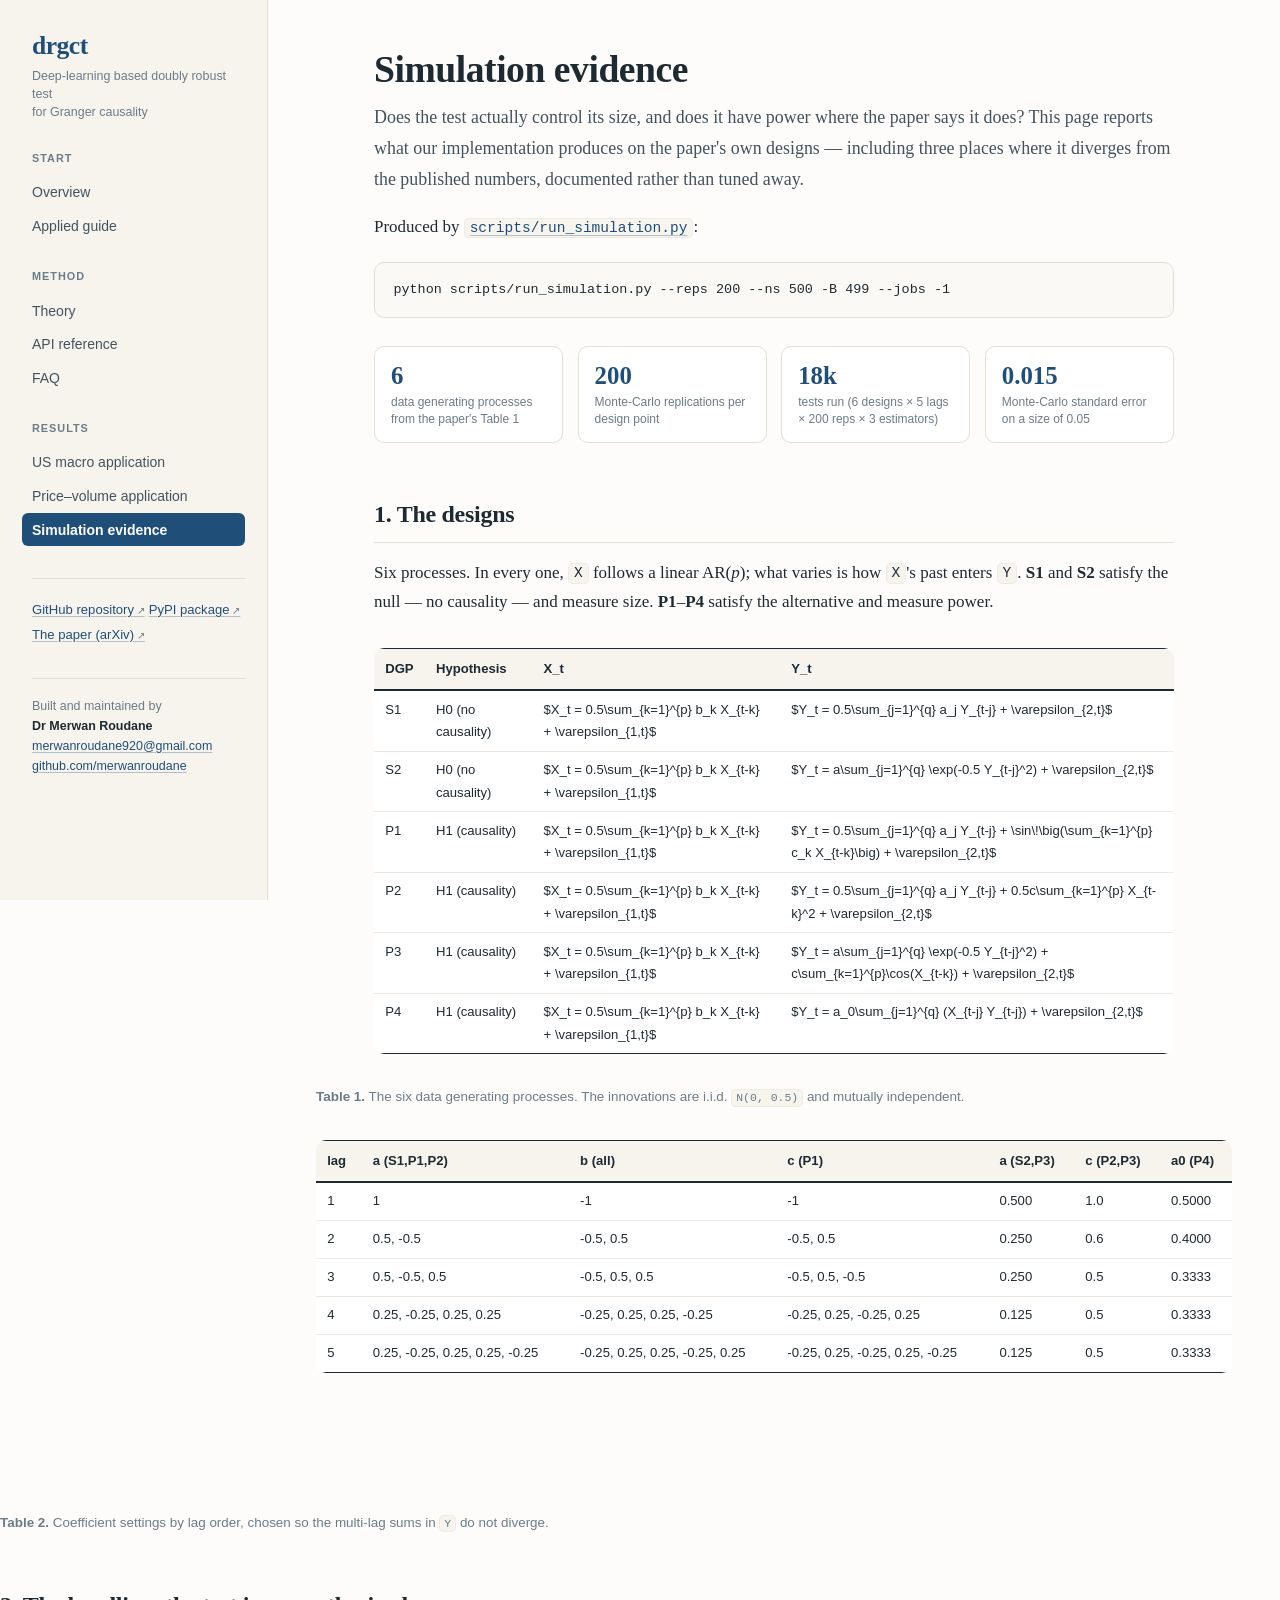
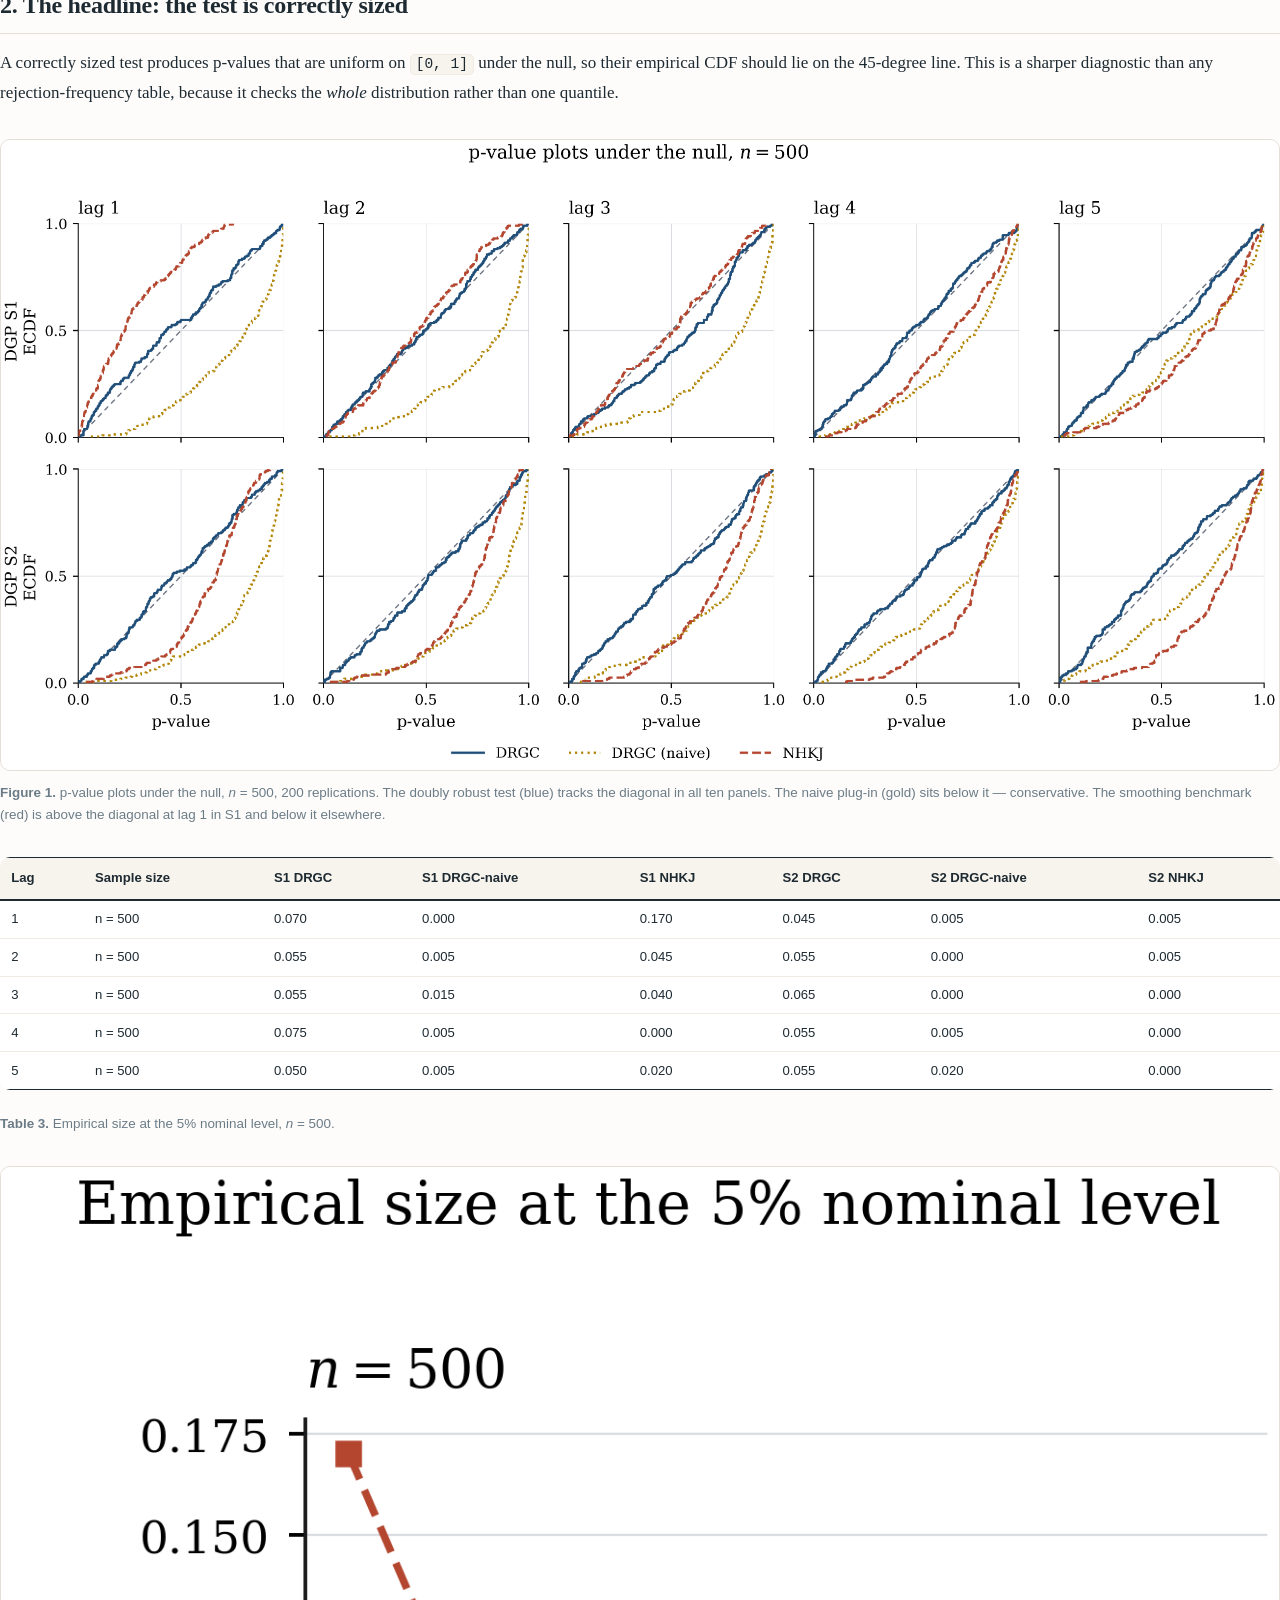
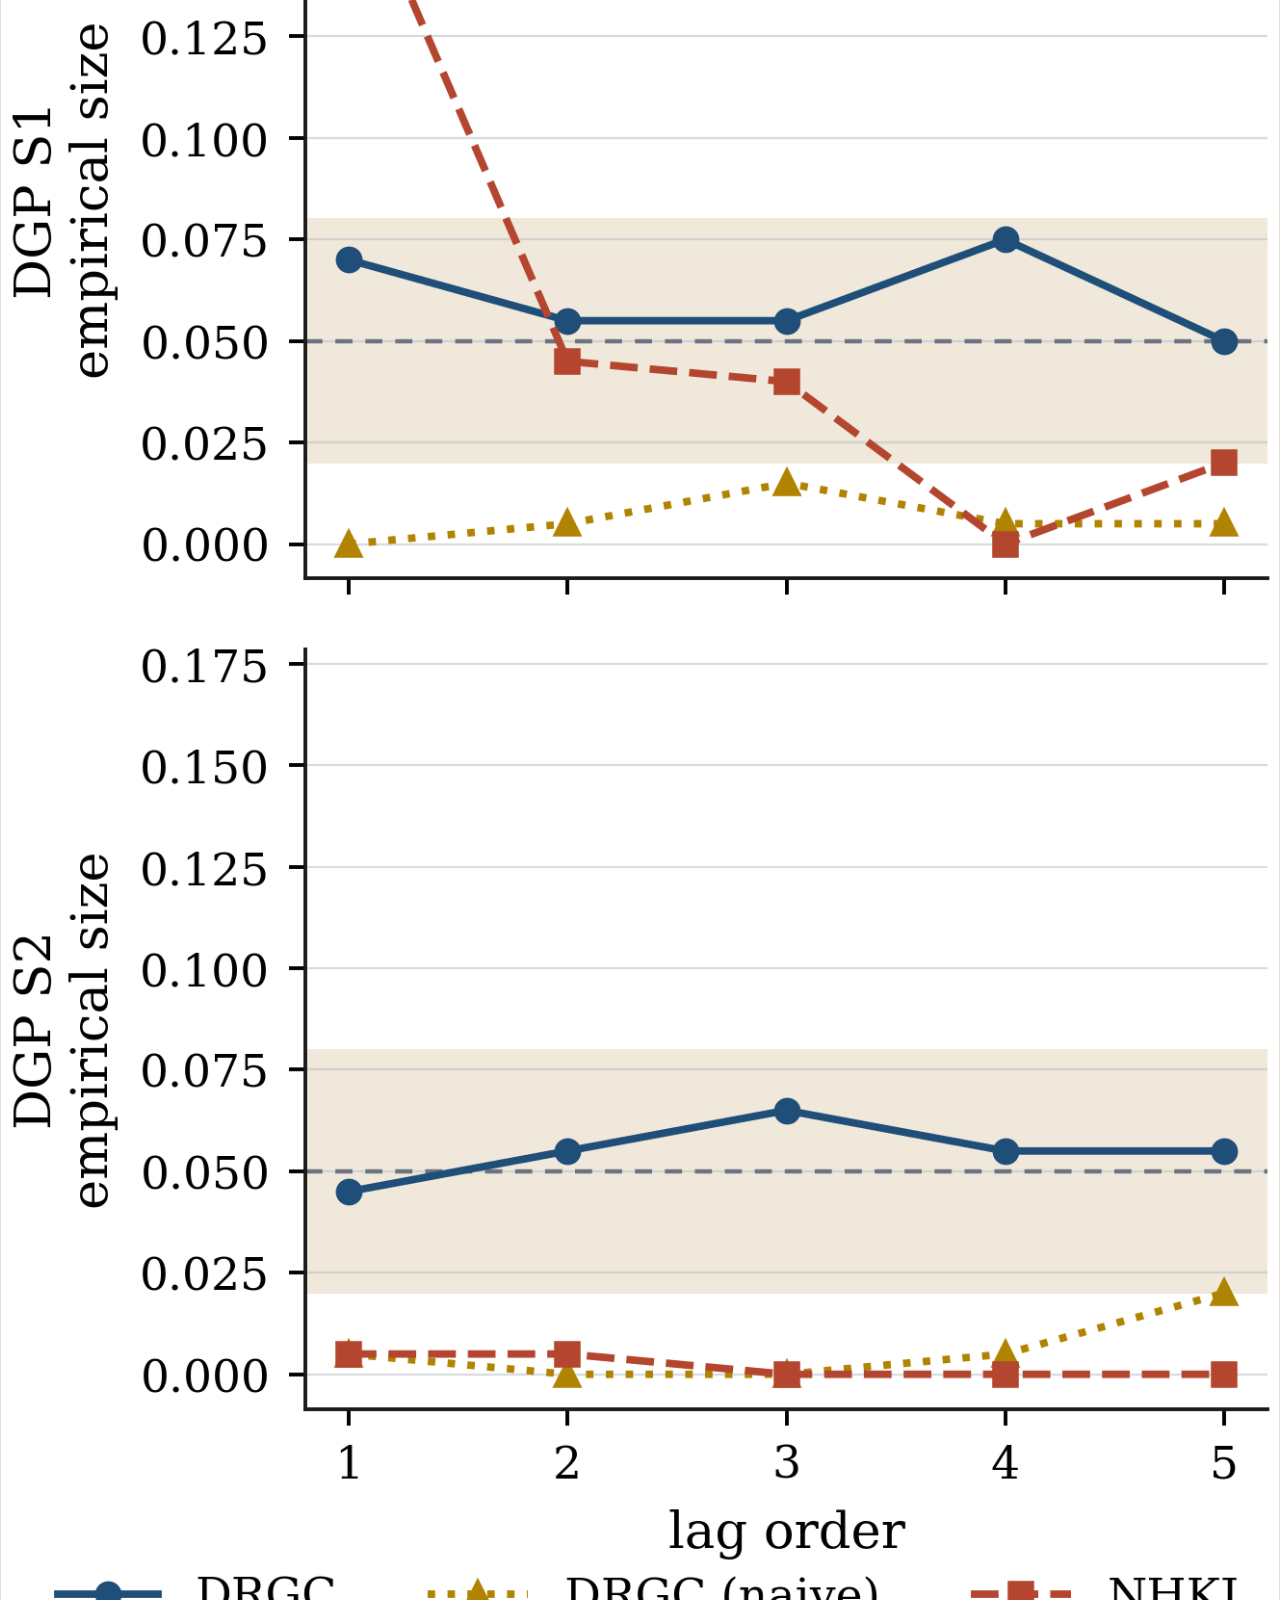
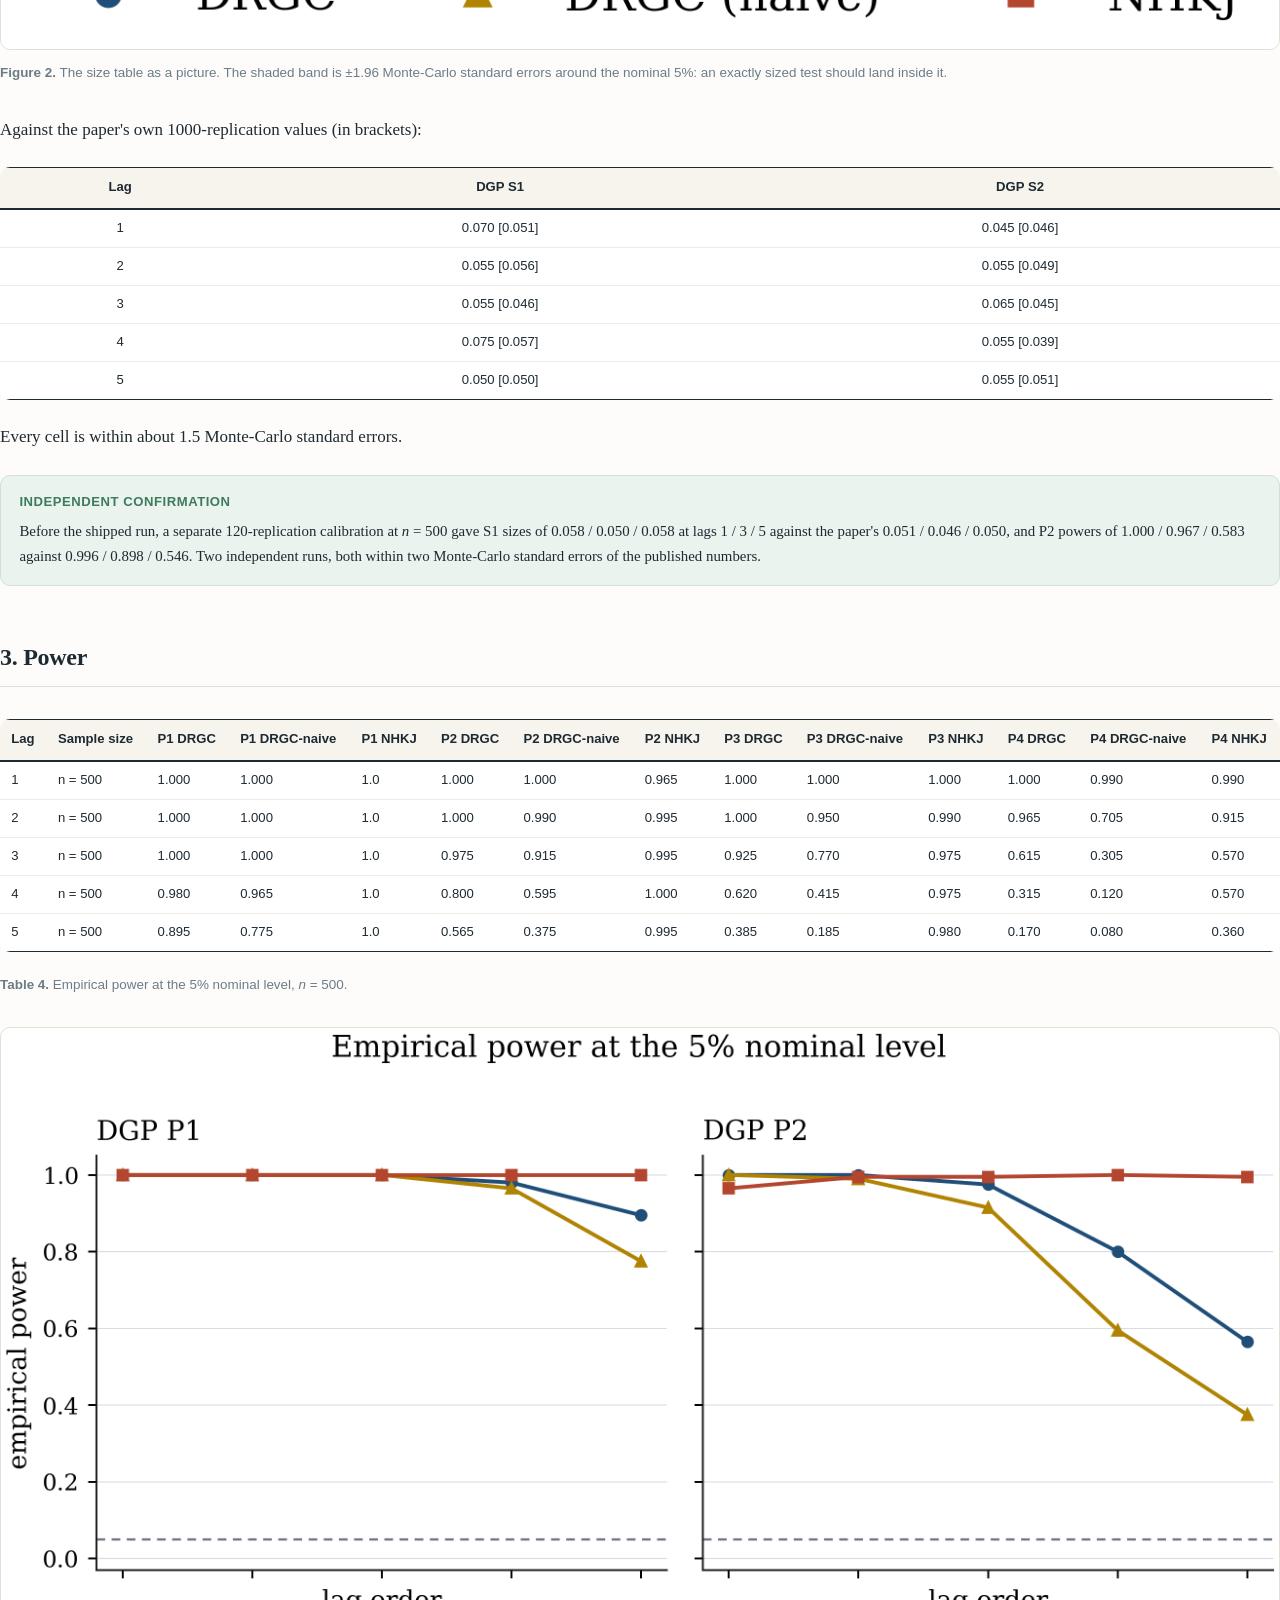
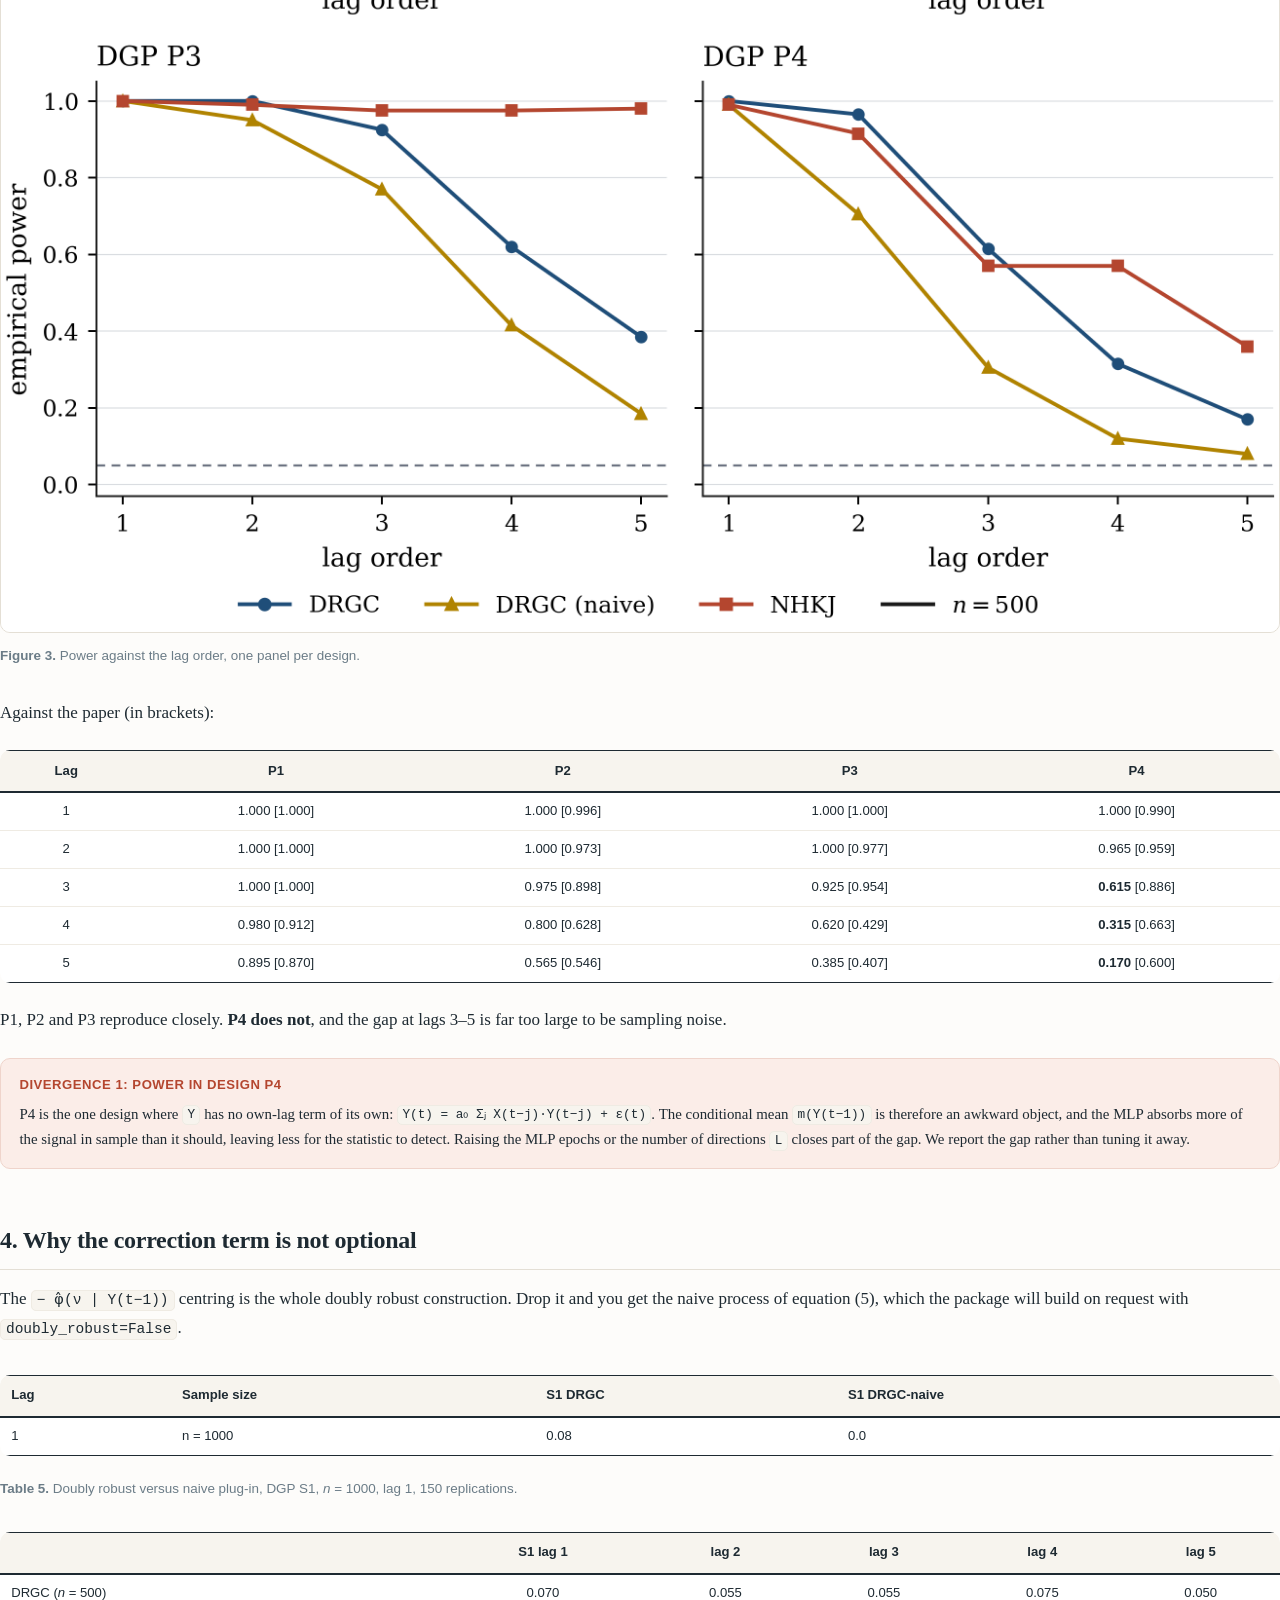
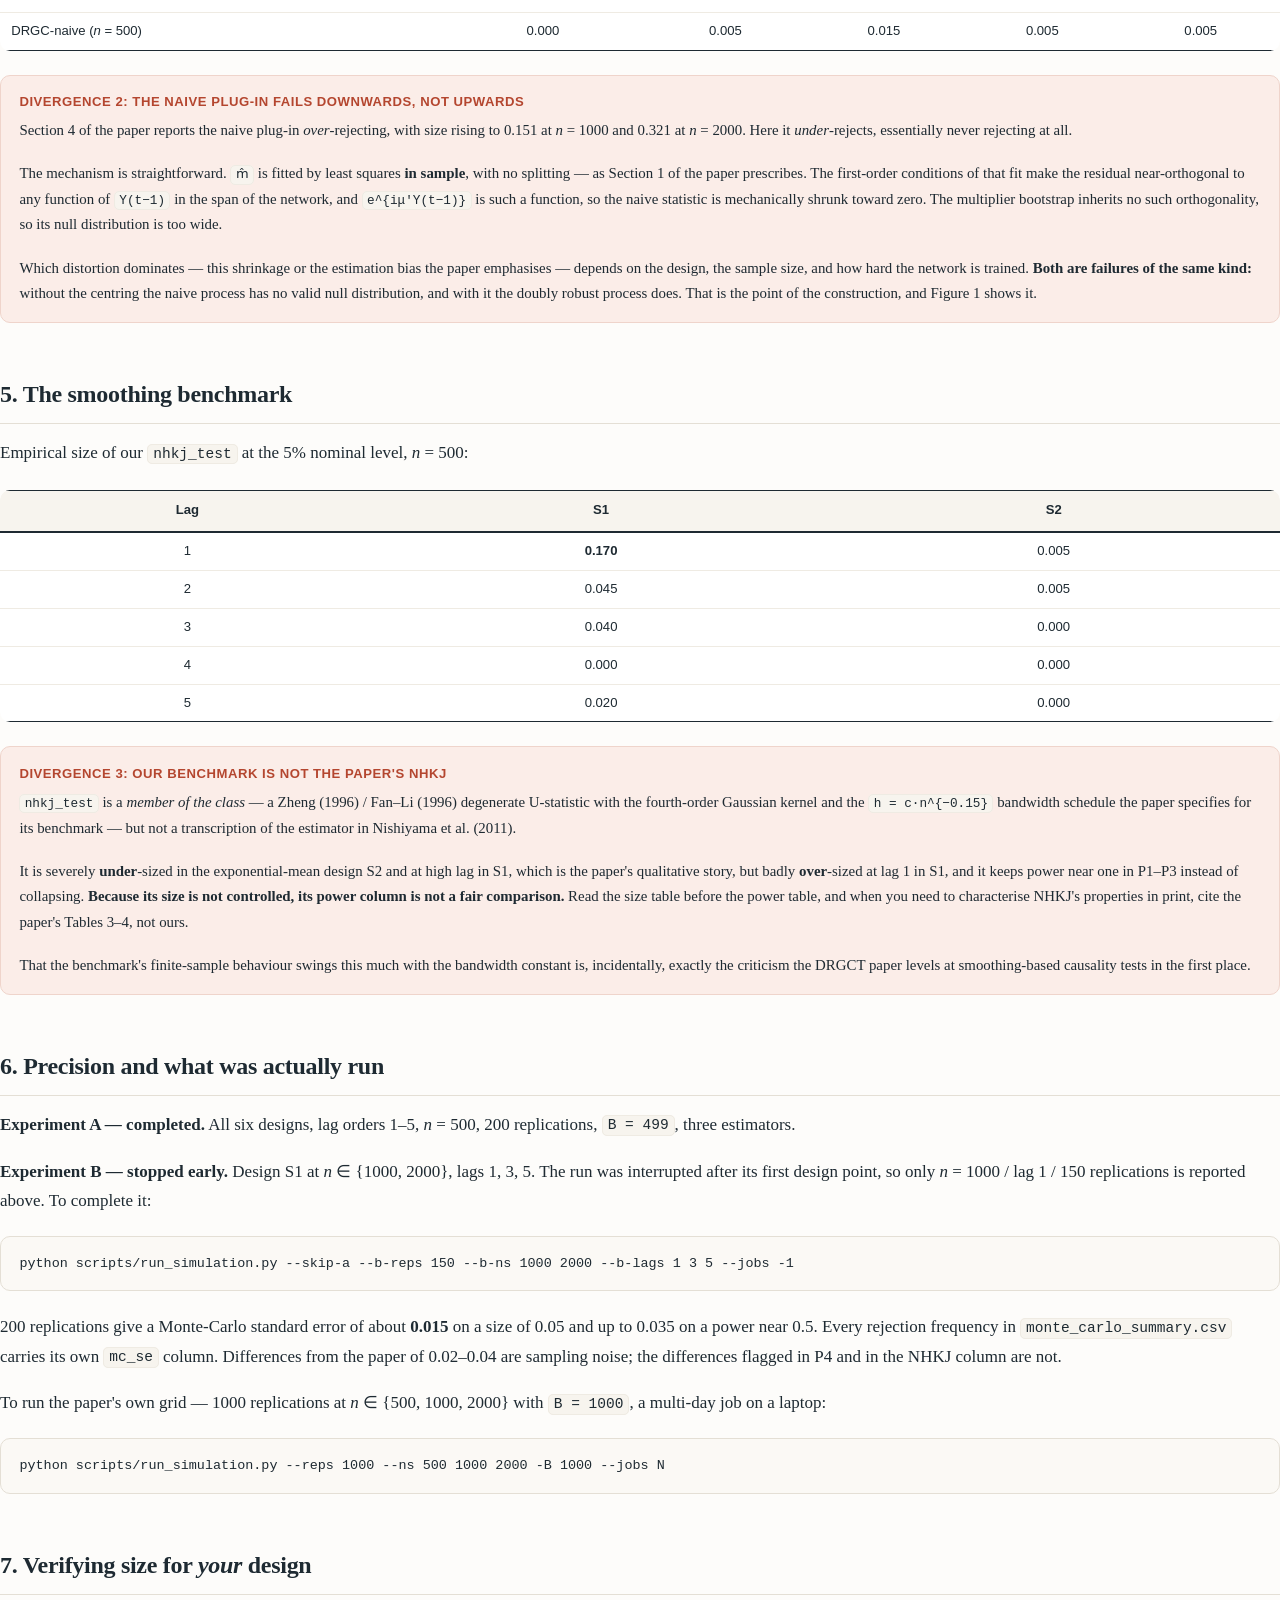
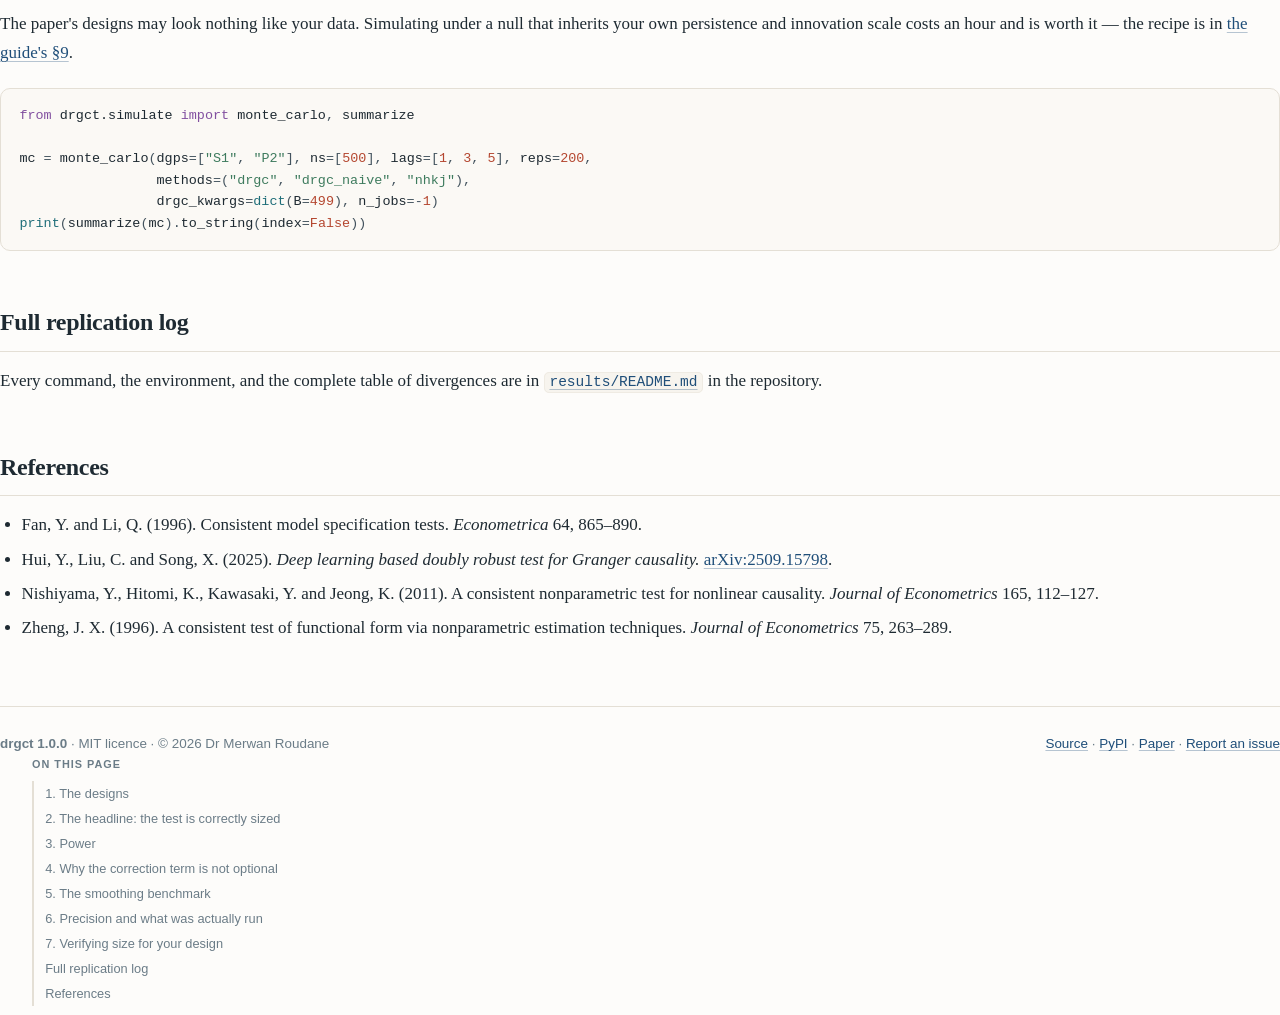
<file: docs/simulation.html>
<!doctype html>
<html lang="en">
<head>
<meta charset="utf-8">
<meta name="viewport" content="width=device-width, initial-scale=1">
<title>Simulation evidence — drgct</title>
<meta name="description" content="Does the test actually control its size, and does it have power where the paper says it does? This page reports what our implementation produces on the paper&#x27;s own designs — includ">
<meta name="author" content="Dr Merwan Roudane">
<link rel="canonical" href="https://merwanroudane.github.io/DRGCT/simulation.html">
<meta property="og:type" content="website">
<meta property="og:title" content="Simulation evidence — drgct">
<meta property="og:description" content="Does the test actually control its size, and does it have power where the paper says it does? This page reports what our implementation produces on the paper&#x27;s own designs — includ">
<meta property="og:url" content="https://merwanroudane.github.io/DRGCT/simulation.html">
<link rel="icon" href="data:image/svg+xml,<svg xmlns='http://www.w3.org/2000/svg' viewBox='0 0 100 100'><rect width='100' height='100' rx='18' fill='%231F4E79'/><text x='50' y='70' font-size='58' font-family='Georgia,serif' fill='white' text-anchor='middle'>D</text></svg>">
<link rel="stylesheet" href="assets/style.css">
</head>
<body>
<div class="layout">

<aside class="sidebar" id="sidebar">
  <a class="brand" href="index.html">
    <span class="mark">drgct</span>
    <span class="tagline">Deep-learning based doubly robust test<br>for Granger causality</span>
  </a>
  <button class="navtoggle" onclick="document.getElementById('sidebar').classList.toggle('open')">Menu</button>
  <nav>
    <div class="group">Start</div>
    <a href="index.html">Overview</a>
    <a href="guide.html">Applied guide</a>
    <div class="group">Method</div>
    <a href="theory.html">Theory</a>
    <a href="api.html">API reference</a>
    <a href="faq.html">FAQ</a>
    <div class="group">Results</div>
    <a href="macro.html">US macro application</a>
    <a href="finance.html">Price–volume application</a>
    <a href="simulation.html" class="active">Simulation evidence</a>
  </nav>
  <div class="ext">
    <a href="https://github.com/merwanroudane/DRGCT">GitHub repository</a>
    <a href="https://pypi.org/project/drgct/">PyPI package</a>
    <a href="https://arxiv.org/abs/2509.15798">The paper (arXiv)</a>
  </div>
  <div class="byline">
    Built and maintained by<br>
    <strong>Dr Merwan Roudane</strong><br>
    <a href="mailto:merwanroudane920@gmail.com">merwanroudane920@gmail.com</a><br>
    <a href="https://github.com/merwanroudane">github.com/merwanroudane</a>
  </div>
</aside>

<main class="main">
  <div class="content md-body">
<h1 id="simulation-evidence">Simulation evidence</h1>
<p class="lede">Does the test actually control its size, and does it have power
where the paper says it does? This page reports what our implementation
produces on the paper's own designs — including three places where it diverges
from the published numbers, documented rather than tuned away.</p>

<p>Produced by
<a href="https://github.com/merwanroudane/DRGCT/blob/main/scripts/run_simulation.py"><code>scripts/run_simulation.py</code></a>:</p>
<div class="codehilite"><pre><span></span><code>python<span class="w"> </span>scripts/run_simulation.py<span class="w"> </span>--reps<span class="w"> </span><span class="m">200</span><span class="w"> </span>--ns<span class="w"> </span><span class="m">500</span><span class="w"> </span>-B<span class="w"> </span><span class="m">499</span><span class="w"> </span>--jobs<span class="w"> </span>-1
</code></pre></div>

<div class="stat-row">
  <div class="stat"><div class="v">6</div><div class="l">data generating processes from the paper's Table 1</div></div>
  <div class="stat"><div class="v">200</div><div class="l">Monte-Carlo replications per design point</div></div>
  <div class="stat"><div class="v">18k</div><div class="l">tests run (6 designs × 5 lags × 200 reps × 3 estimators)</div></div>
  <div class="stat"><div class="v">0.015</div><div class="l">Monte-Carlo standard error on a size of 0.05</div></div>
</div>

<h2 id="1-the-designs">1. The designs</h2>
<p>Six processes. In every one, <code>X</code> follows a linear AR(<em>p</em>); what varies is how
<code>X</code>'s past enters <code>Y</code>. <strong>S1</strong> and <strong>S2</strong> satisfy the null — no causality — and
measure size. <strong>P1</strong>–<strong>P4</strong> satisfy the alternative and measure power.</p>
<figure><div class="table-wrap"><table>
  <thead>
    <tr style="text-align: right;">
      <th>DGP</th>
      <th>Hypothesis</th>
      <th>X_t</th>
      <th>Y_t</th>
    </tr>
  </thead>
  <tbody>
    <tr>
      <td>S1</td>
      <td>H0 (no causality)</td>
      <td>$X_t = 0.5\sum_{k=1}^{p} b_k X_{t-k} + \varepsilon_{1,t}$</td>
      <td>$Y_t = 0.5\sum_{j=1}^{q} a_j Y_{t-j} + \varepsilon_{2,t}$</td>
    </tr>
    <tr>
      <td>S2</td>
      <td>H0 (no causality)</td>
      <td>$X_t = 0.5\sum_{k=1}^{p} b_k X_{t-k} + \varepsilon_{1,t}$</td>
      <td>$Y_t = a\sum_{j=1}^{q} \exp(-0.5 Y_{t-j}^2) + \varepsilon_{2,t}$</td>
    </tr>
    <tr>
      <td>P1</td>
      <td>H1 (causality)</td>
      <td>$X_t = 0.5\sum_{k=1}^{p} b_k X_{t-k} + \varepsilon_{1,t}$</td>
      <td>$Y_t = 0.5\sum_{j=1}^{q} a_j Y_{t-j} + \sin\!\big(\sum_{k=1}^{p} c_k X_{t-k}\big) + \varepsilon_{2,t}$</td>
    </tr>
    <tr>
      <td>P2</td>
      <td>H1 (causality)</td>
      <td>$X_t = 0.5\sum_{k=1}^{p} b_k X_{t-k} + \varepsilon_{1,t}$</td>
      <td>$Y_t = 0.5\sum_{j=1}^{q} a_j Y_{t-j} + 0.5c\sum_{k=1}^{p} X_{t-k}^2 + \varepsilon_{2,t}$</td>
    </tr>
    <tr>
      <td>P3</td>
      <td>H1 (causality)</td>
      <td>$X_t = 0.5\sum_{k=1}^{p} b_k X_{t-k} + \varepsilon_{1,t}$</td>
      <td>$Y_t = a\sum_{j=1}^{q} \exp(-0.5 Y_{t-j}^2) + c\sum_{k=1}^{p}\cos(X_{t-k}) + \varepsilon_{2,t}$</td>
    </tr>
    <tr>
      <td>P4</td>
      <td>H1 (causality)</td>
      <td>$X_t = 0.5\sum_{k=1}^{p} b_k X_{t-k} + \varepsilon_{1,t}$</td>
      <td>$Y_t = a_0\sum_{j=1}^{q} (X_{t-j} Y_{t-j}) + \varepsilon_{2,t}$</td>
    </tr>
  </tbody>
</table></div></div><figcaption><strong>Table 1.</strong> The six data generating processes. The innovations are i.i.d. <code>N(0, 0.5)</code> and mutually independent.</figcaption></figure>

<figure><div class="table-wrap"><table>
  <thead>
    <tr style="text-align: right;">
      <th>lag</th>
      <th>a (S1,P1,P2)</th>
      <th>b (all)</th>
      <th>c (P1)</th>
      <th>a (S2,P3)</th>
      <th>c (P2,P3)</th>
      <th>a0 (P4)</th>
    </tr>
  </thead>
  <tbody>
    <tr>
      <td>1</td>
      <td>1</td>
      <td>-1</td>
      <td>-1</td>
      <td>0.500</td>
      <td>1.0</td>
      <td>0.5000</td>
    </tr>
    <tr>
      <td>2</td>
      <td>0.5, -0.5</td>
      <td>-0.5, 0.5</td>
      <td>-0.5, 0.5</td>
      <td>0.250</td>
      <td>0.6</td>
      <td>0.4000</td>
    </tr>
    <tr>
      <td>3</td>
      <td>0.5, -0.5, 0.5</td>
      <td>-0.5, 0.5, 0.5</td>
      <td>-0.5, 0.5, -0.5</td>
      <td>0.250</td>
      <td>0.5</td>
      <td>0.3333</td>
    </tr>
    <tr>
      <td>4</td>
      <td>0.25, -0.25, 0.25, 0.25</td>
      <td>-0.25, 0.25, 0.25, -0.25</td>
      <td>-0.25, 0.25, -0.25, 0.25</td>
      <td>0.125</td>
      <td>0.5</td>
      <td>0.3333</td>
    </tr>
    <tr>
      <td>5</td>
      <td>0.25, -0.25, 0.25, 0.25, -0.25</td>
      <td>-0.25, 0.25, 0.25, -0.25, 0.25</td>
      <td>-0.25, 0.25, -0.25, 0.25, -0.25</td>
      <td>0.125</td>
      <td>0.5</td>
      <td>0.3333</td>
    </tr>
  </tbody>
</table></div></div><figcaption><strong>Table 2.</strong> Coefficient settings by lag order, chosen so the multi-lag sums in <code>Y</code> do not diverge.</figcaption></figure>

<h2 id="2-the-headline-the-test-is-correctly-sized">2. The headline: the test is correctly sized</h2>
<p>A correctly sized test produces p-values that are uniform on <code>[0, 1]</code> under the
null, so their empirical CDF should lie on the 45-degree line. This is a
sharper diagnostic than any rejection-frequency table, because it checks the
<em>whole</em> distribution rather than one quantile.</p>
<figure><img loading="lazy" src="assets/figures/fig2_pvalue_ecdf.png" alt="Figure 1"><figcaption><strong>Figure 1.</strong> p-value plots under the null, <em>n</em> = 500, 200 replications. The doubly robust test (blue) tracks the diagonal in all ten panels. The naive plug-in (gold) sits below it — conservative. The smoothing benchmark (red) is above the diagonal at lag 1 in S1 and below it elsewhere.</figcaption></figure>

<figure><div class="table-wrap"><table>
  <thead>
    <tr style="text-align: right;">
      <th>Lag</th>
      <th>Sample size</th>
      <th>S1 DRGC</th>
      <th>S1 DRGC-naive</th>
      <th>S1 NHKJ</th>
      <th>S2 DRGC</th>
      <th>S2 DRGC-naive</th>
      <th>S2 NHKJ</th>
    </tr>
  </thead>
  <tbody>
    <tr>
      <td>1</td>
      <td>n = 500</td>
      <td>0.070</td>
      <td>0.000</td>
      <td>0.170</td>
      <td>0.045</td>
      <td>0.005</td>
      <td>0.005</td>
    </tr>
    <tr>
      <td>2</td>
      <td>n = 500</td>
      <td>0.055</td>
      <td>0.005</td>
      <td>0.045</td>
      <td>0.055</td>
      <td>0.000</td>
      <td>0.005</td>
    </tr>
    <tr>
      <td>3</td>
      <td>n = 500</td>
      <td>0.055</td>
      <td>0.015</td>
      <td>0.040</td>
      <td>0.065</td>
      <td>0.000</td>
      <td>0.000</td>
    </tr>
    <tr>
      <td>4</td>
      <td>n = 500</td>
      <td>0.075</td>
      <td>0.005</td>
      <td>0.000</td>
      <td>0.055</td>
      <td>0.005</td>
      <td>0.000</td>
    </tr>
    <tr>
      <td>5</td>
      <td>n = 500</td>
      <td>0.050</td>
      <td>0.005</td>
      <td>0.020</td>
      <td>0.055</td>
      <td>0.020</td>
      <td>0.000</td>
    </tr>
  </tbody>
</table></div></div><figcaption><strong>Table 3.</strong> Empirical size at the 5% nominal level, <em>n</em> = 500.</figcaption></figure>

<figure><img loading="lazy" src="assets/figures/fig1_size.png" alt="Figure 2"><figcaption><strong>Figure 2.</strong> The size table as a picture. The shaded band is ±1.96 Monte-Carlo standard errors around the nominal 5%: an exactly sized test should land inside it.</figcaption></figure>

<p>Against the paper's own 1000-replication values (in brackets):</p>
<div class="table-wrap"><table>
<thead>
<tr>
<th style="text-align: center;">Lag</th>
<th style="text-align: center;">DGP S1</th>
<th style="text-align: center;">DGP S2</th>
</tr>
</thead>
<tbody>
<tr>
<td style="text-align: center;">1</td>
<td style="text-align: center;">0.070 [0.051]</td>
<td style="text-align: center;">0.045 [0.046]</td>
</tr>
<tr>
<td style="text-align: center;">2</td>
<td style="text-align: center;">0.055 [0.056]</td>
<td style="text-align: center;">0.055 [0.049]</td>
</tr>
<tr>
<td style="text-align: center;">3</td>
<td style="text-align: center;">0.055 [0.046]</td>
<td style="text-align: center;">0.065 [0.045]</td>
</tr>
<tr>
<td style="text-align: center;">4</td>
<td style="text-align: center;">0.075 [0.057]</td>
<td style="text-align: center;">0.055 [0.039]</td>
</tr>
<tr>
<td style="text-align: center;">5</td>
<td style="text-align: center;">0.050 [0.050]</td>
<td style="text-align: center;">0.055 [0.051]</td>
</tr>
</tbody>
</table></div>
<p>Every cell is within about 1.5 Monte-Carlo standard errors.</p>
<div class="good"><strong>Independent confirmation</strong>
<p>Before the shipped run, a separate 120-replication calibration at
<i>n</i> = 500 gave S1 sizes of 0.058 / 0.050 / 0.058 at lags 1 / 3 / 5 against
the paper's 0.051 / 0.046 / 0.050, and P2 powers of 1.000 / 0.967 / 0.583
against 0.996 / 0.898 / 0.546. Two independent runs, both within two
Monte-Carlo standard errors of the published numbers.</p></div>

<h2 id="3-power">3. Power</h2>
<figure><div class="table-wrap"><table>
  <thead>
    <tr style="text-align: right;">
      <th>Lag</th>
      <th>Sample size</th>
      <th>P1 DRGC</th>
      <th>P1 DRGC-naive</th>
      <th>P1 NHKJ</th>
      <th>P2 DRGC</th>
      <th>P2 DRGC-naive</th>
      <th>P2 NHKJ</th>
      <th>P3 DRGC</th>
      <th>P3 DRGC-naive</th>
      <th>P3 NHKJ</th>
      <th>P4 DRGC</th>
      <th>P4 DRGC-naive</th>
      <th>P4 NHKJ</th>
    </tr>
  </thead>
  <tbody>
    <tr>
      <td>1</td>
      <td>n = 500</td>
      <td>1.000</td>
      <td>1.000</td>
      <td>1.0</td>
      <td>1.000</td>
      <td>1.000</td>
      <td>0.965</td>
      <td>1.000</td>
      <td>1.000</td>
      <td>1.000</td>
      <td>1.000</td>
      <td>0.990</td>
      <td>0.990</td>
    </tr>
    <tr>
      <td>2</td>
      <td>n = 500</td>
      <td>1.000</td>
      <td>1.000</td>
      <td>1.0</td>
      <td>1.000</td>
      <td>0.990</td>
      <td>0.995</td>
      <td>1.000</td>
      <td>0.950</td>
      <td>0.990</td>
      <td>0.965</td>
      <td>0.705</td>
      <td>0.915</td>
    </tr>
    <tr>
      <td>3</td>
      <td>n = 500</td>
      <td>1.000</td>
      <td>1.000</td>
      <td>1.0</td>
      <td>0.975</td>
      <td>0.915</td>
      <td>0.995</td>
      <td>0.925</td>
      <td>0.770</td>
      <td>0.975</td>
      <td>0.615</td>
      <td>0.305</td>
      <td>0.570</td>
    </tr>
    <tr>
      <td>4</td>
      <td>n = 500</td>
      <td>0.980</td>
      <td>0.965</td>
      <td>1.0</td>
      <td>0.800</td>
      <td>0.595</td>
      <td>1.000</td>
      <td>0.620</td>
      <td>0.415</td>
      <td>0.975</td>
      <td>0.315</td>
      <td>0.120</td>
      <td>0.570</td>
    </tr>
    <tr>
      <td>5</td>
      <td>n = 500</td>
      <td>0.895</td>
      <td>0.775</td>
      <td>1.0</td>
      <td>0.565</td>
      <td>0.375</td>
      <td>0.995</td>
      <td>0.385</td>
      <td>0.185</td>
      <td>0.980</td>
      <td>0.170</td>
      <td>0.080</td>
      <td>0.360</td>
    </tr>
  </tbody>
</table></div></div><figcaption><strong>Table 4.</strong> Empirical power at the 5% nominal level, <em>n</em> = 500.</figcaption></figure>

<figure><img loading="lazy" src="assets/figures/fig3_power.png" alt="Figure 3"><figcaption><strong>Figure 3.</strong> Power against the lag order, one panel per design.</figcaption></figure>

<p>Against the paper (in brackets):</p>
<div class="table-wrap"><table>
<thead>
<tr>
<th style="text-align: center;">Lag</th>
<th style="text-align: center;">P1</th>
<th style="text-align: center;">P2</th>
<th style="text-align: center;">P3</th>
<th style="text-align: center;">P4</th>
</tr>
</thead>
<tbody>
<tr>
<td style="text-align: center;">1</td>
<td style="text-align: center;">1.000 [1.000]</td>
<td style="text-align: center;">1.000 [0.996]</td>
<td style="text-align: center;">1.000 [1.000]</td>
<td style="text-align: center;">1.000 [0.990]</td>
</tr>
<tr>
<td style="text-align: center;">2</td>
<td style="text-align: center;">1.000 [1.000]</td>
<td style="text-align: center;">1.000 [0.973]</td>
<td style="text-align: center;">1.000 [0.977]</td>
<td style="text-align: center;">0.965 [0.959]</td>
</tr>
<tr>
<td style="text-align: center;">3</td>
<td style="text-align: center;">1.000 [1.000]</td>
<td style="text-align: center;">0.975 [0.898]</td>
<td style="text-align: center;">0.925 [0.954]</td>
<td style="text-align: center;"><strong>0.615</strong> [0.886]</td>
</tr>
<tr>
<td style="text-align: center;">4</td>
<td style="text-align: center;">0.980 [0.912]</td>
<td style="text-align: center;">0.800 [0.628]</td>
<td style="text-align: center;">0.620 [0.429]</td>
<td style="text-align: center;"><strong>0.315</strong> [0.663]</td>
</tr>
<tr>
<td style="text-align: center;">5</td>
<td style="text-align: center;">0.895 [0.870]</td>
<td style="text-align: center;">0.565 [0.546]</td>
<td style="text-align: center;">0.385 [0.407]</td>
<td style="text-align: center;"><strong>0.170</strong> [0.600]</td>
</tr>
</tbody>
</table></div>
<p>P1, P2 and P3 reproduce closely. <strong>P4 does not</strong>, and the gap at lags 3–5 is far
too large to be sampling noise.</p>
<div class="warn"><strong>Divergence 1: power in design P4</strong>
<p>P4 is the one design where <code>Y</code> has no own-lag term of its own:
<code>Y(t) = a₀ Σⱼ X(t−j)·Y(t−j) + ε(t)</code>. The conditional mean
<code>m(Y(t−1))</code> is therefore an awkward object, and the MLP absorbs more
of the signal in sample than it should, leaving less for the statistic to
detect. Raising the MLP epochs or the number of directions <code>L</code> closes
part of the gap. We report the gap rather than tuning it away.</p></div>

<h2 id="4-why-the-correction-term-is-not-optional">4. Why the correction term is not optional</h2>
<p>The <code>− φ̂(ν | Y(t−1))</code> centring is the whole doubly robust construction. Drop it
and you get the naive process of equation (5), which the package will build on
request with <code>doubly_robust=False</code>.</p>
<figure><div class="table-wrap"><table>
  <thead>
    <tr style="text-align: right;">
      <th>Lag</th>
      <th>Sample size</th>
      <th>S1 DRGC</th>
      <th>S1 DRGC-naive</th>
    </tr>
  </thead>
  <tbody>
    <tr>
      <td>1</td>
      <td>n = 1000</td>
      <td>0.08</td>
      <td>0.0</td>
    </tr>
  </tbody>
</table></div></div><figcaption><strong>Table 5.</strong> Doubly robust versus naive plug-in, DGP S1, <em>n</em> = 1000, lag 1, 150 replications.</figcaption></figure>

<div class="table-wrap"><table>
<thead>
<tr>
<th></th>
<th style="text-align: center;">S1 lag 1</th>
<th style="text-align: center;">lag 2</th>
<th style="text-align: center;">lag 3</th>
<th style="text-align: center;">lag 4</th>
<th style="text-align: center;">lag 5</th>
</tr>
</thead>
<tbody>
<tr>
<td>DRGC (<em>n</em> = 500)</td>
<td style="text-align: center;">0.070</td>
<td style="text-align: center;">0.055</td>
<td style="text-align: center;">0.055</td>
<td style="text-align: center;">0.075</td>
<td style="text-align: center;">0.050</td>
</tr>
<tr>
<td>DRGC-naive (<em>n</em> = 500)</td>
<td style="text-align: center;">0.000</td>
<td style="text-align: center;">0.005</td>
<td style="text-align: center;">0.015</td>
<td style="text-align: center;">0.005</td>
<td style="text-align: center;">0.005</td>
</tr>
</tbody>
</table></div>
<div class="warn"><strong>Divergence 2: the naive plug-in fails downwards, not upwards</strong>
<p>Section 4 of the paper reports the naive plug-in <i>over</i>-rejecting, with
size rising to 0.151 at <i>n</i> = 1000 and 0.321 at <i>n</i> = 2000. Here it
<i>under</i>-rejects, essentially never rejecting at all.</p>
<p>The mechanism is straightforward. <code>m̂</code> is fitted by least squares
<b>in sample</b>, with no splitting — as Section 1 of the paper prescribes. The
first-order conditions of that fit make the residual near-orthogonal to any
function of <code>Y(t−1)</code> in the span of the network, and
<code>e^{iμ′Y(t−1)}</code> is such a function, so the naive statistic is
mechanically shrunk toward zero. The multiplier bootstrap inherits no such
orthogonality, so its null distribution is too wide.</p>
<p>Which distortion dominates — this shrinkage or the estimation bias the paper
emphasises — depends on the design, the sample size, and how hard the network is
trained. <b>Both are failures of the same kind:</b> without the centring the
naive process has no valid null distribution, and with it the doubly robust
process does. That is the point of the construction, and Figure 1 shows it.</p></div>

<h2 id="5-the-smoothing-benchmark">5. The smoothing benchmark</h2>
<p>Empirical size of our <code>nhkj_test</code> at the 5% nominal level, <em>n</em> = 500:</p>
<div class="table-wrap"><table>
<thead>
<tr>
<th style="text-align: center;">Lag</th>
<th style="text-align: center;">S1</th>
<th style="text-align: center;">S2</th>
</tr>
</thead>
<tbody>
<tr>
<td style="text-align: center;">1</td>
<td style="text-align: center;"><strong>0.170</strong></td>
<td style="text-align: center;">0.005</td>
</tr>
<tr>
<td style="text-align: center;">2</td>
<td style="text-align: center;">0.045</td>
<td style="text-align: center;">0.005</td>
</tr>
<tr>
<td style="text-align: center;">3</td>
<td style="text-align: center;">0.040</td>
<td style="text-align: center;">0.000</td>
</tr>
<tr>
<td style="text-align: center;">4</td>
<td style="text-align: center;">0.000</td>
<td style="text-align: center;">0.000</td>
</tr>
<tr>
<td style="text-align: center;">5</td>
<td style="text-align: center;">0.020</td>
<td style="text-align: center;">0.000</td>
</tr>
</tbody>
</table></div>
<div class="warn"><strong>Divergence 3: our benchmark is not the paper's NHKJ</strong>
<p><code>nhkj_test</code> is a <i>member of the class</i> — a Zheng (1996) /
Fan–Li (1996) degenerate U-statistic with the fourth-order Gaussian kernel and
the <code>h = c·n^{−0.15}</code> bandwidth schedule the paper specifies for its
benchmark — but not a transcription of the estimator in Nishiyama et al. (2011).</p>
<p>It is severely <b>under</b>-sized in the exponential-mean design S2 and at
high lag in S1, which is the paper's qualitative story, but badly
<b>over</b>-sized at lag 1 in S1, and it keeps power near one in P1–P3 instead of
collapsing. <b>Because its size is not controlled, its power column is not a
fair comparison.</b> Read the size table before the power table, and when you
need to characterise NHKJ's properties in print, cite the paper's Tables 3–4,
not ours.</p>
<p>That the benchmark's finite-sample behaviour swings this much with the
bandwidth constant is, incidentally, exactly the criticism the DRGCT paper
levels at smoothing-based causality tests in the first place.</p></div>

<h2 id="6-precision-and-what-was-actually-run">6. Precision and what was actually run</h2>
<p><strong>Experiment A — completed.</strong> All six designs, lag orders 1–5, <em>n</em> = 500, 200
replications, <code>B = 499</code>, three estimators.</p>
<p><strong>Experiment B — stopped early.</strong> Design S1 at <em>n</em> ∈ {1000, 2000}, lags 1, 3, 5.
The run was interrupted after its first design point, so only
<em>n</em> = 1000 / lag 1 / 150 replications is reported above. To complete it:</p>
<div class="codehilite"><pre><span></span><code>python<span class="w"> </span>scripts/run_simulation.py<span class="w"> </span>--skip-a<span class="w"> </span>--b-reps<span class="w"> </span><span class="m">150</span><span class="w"> </span>--b-ns<span class="w"> </span><span class="m">1000</span><span class="w"> </span><span class="m">2000</span><span class="w"> </span>--b-lags<span class="w"> </span><span class="m">1</span><span class="w"> </span><span class="m">3</span><span class="w"> </span><span class="m">5</span><span class="w"> </span>--jobs<span class="w"> </span>-1
</code></pre></div>

<p>200 replications give a Monte-Carlo standard error of about <strong>0.015</strong> on a size
of 0.05 and up to 0.035 on a power near 0.5. Every rejection frequency in
<code>monte_carlo_summary.csv</code> carries its own <code>mc_se</code> column. Differences from the
paper of 0.02–0.04 are sampling noise; the differences flagged in P4 and in the
NHKJ column are not.</p>
<p>To run the paper's own grid — 1000 replications at <em>n</em> ∈ {500, 1000, 2000} with
<code>B = 1000</code>, a multi-day job on a laptop:</p>
<div class="codehilite"><pre><span></span><code>python<span class="w"> </span>scripts/run_simulation.py<span class="w"> </span>--reps<span class="w"> </span><span class="m">1000</span><span class="w"> </span>--ns<span class="w"> </span><span class="m">500</span><span class="w"> </span><span class="m">1000</span><span class="w"> </span><span class="m">2000</span><span class="w"> </span>-B<span class="w"> </span><span class="m">1000</span><span class="w"> </span>--jobs<span class="w"> </span>N
</code></pre></div>

<h2 id="7-verifying-size-for-your-design">7. Verifying size for <em>your</em> design</h2>
<p>The paper's designs may look nothing like your data. Simulating under a null
that inherits your own persistence and innovation scale costs an hour and is
worth it — the recipe is in
<a href="https://github.com/merwanroudane/DRGCT/blob/main/guide.html#9-verifying-size-for-your-design-with-a-bespoke-monte-carlo">the guide's §9</a>.</p>
<div class="codehilite"><pre><span></span><code><span class="kn">from</span><span class="w"> </span><span class="nn">drgct.simulate</span><span class="w"> </span><span class="kn">import</span> <span class="n">monte_carlo</span><span class="p">,</span> <span class="n">summarize</span>

<span class="n">mc</span> <span class="o">=</span> <span class="n">monte_carlo</span><span class="p">(</span><span class="n">dgps</span><span class="o">=</span><span class="p">[</span><span class="s2">&quot;S1&quot;</span><span class="p">,</span> <span class="s2">&quot;P2&quot;</span><span class="p">],</span> <span class="n">ns</span><span class="o">=</span><span class="p">[</span><span class="mi">500</span><span class="p">],</span> <span class="n">lags</span><span class="o">=</span><span class="p">[</span><span class="mi">1</span><span class="p">,</span> <span class="mi">3</span><span class="p">,</span> <span class="mi">5</span><span class="p">],</span> <span class="n">reps</span><span class="o">=</span><span class="mi">200</span><span class="p">,</span>
                 <span class="n">methods</span><span class="o">=</span><span class="p">(</span><span class="s2">&quot;drgc&quot;</span><span class="p">,</span> <span class="s2">&quot;drgc_naive&quot;</span><span class="p">,</span> <span class="s2">&quot;nhkj&quot;</span><span class="p">),</span>
                 <span class="n">drgc_kwargs</span><span class="o">=</span><span class="nb">dict</span><span class="p">(</span><span class="n">B</span><span class="o">=</span><span class="mi">499</span><span class="p">),</span> <span class="n">n_jobs</span><span class="o">=-</span><span class="mi">1</span><span class="p">)</span>
<span class="nb">print</span><span class="p">(</span><span class="n">summarize</span><span class="p">(</span><span class="n">mc</span><span class="p">)</span><span class="o">.</span><span class="n">to_string</span><span class="p">(</span><span class="n">index</span><span class="o">=</span><span class="kc">False</span><span class="p">))</span>
</code></pre></div>

<h2 id="full-replication-log">Full replication log</h2>
<p>Every command, the environment, and the complete table of divergences are in
<a href="https://github.com/merwanroudane/DRGCT/blob/main/results/README.md"><code>results/README.md</code></a>
in the repository.</p>
<h2 id="references">References</h2>
<ul>
<li>Fan, Y. and Li, Q. (1996). Consistent model specification tests. <em>Econometrica</em> 64, 865–890.</li>
<li>Hui, Y., Liu, C. and Song, X. (2025). <em>Deep learning based doubly robust test for Granger causality.</em> <a href="https://arxiv.org/abs/2509.15798">arXiv:2509.15798</a>.</li>
<li>Nishiyama, Y., Hitomi, K., Kawasaki, Y. and Jeong, K. (2011). A consistent nonparametric test for nonlinear causality. <em>Journal of Econometrics</em> 165, 112–127.</li>
<li>Zheng, J. X. (1996). A consistent test of functional form via nonparametric estimation techniques. <em>Journal of Econometrics</em> 75, 263–289.</li>
</ul>
    <div class="pagefoot">
      <div>
        <strong>drgct 1.0.0</strong> · MIT licence · © 2026 Dr Merwan Roudane
      </div>
      <div>
        <a href="https://github.com/merwanroudane/DRGCT">Source</a> ·
        <a href="https://pypi.org/project/drgct/">PyPI</a> ·
        <a href="https://arxiv.org/abs/2509.15798">Paper</a> ·
        <a href="https://github.com/merwanroudane/DRGCT/issues">Report an issue</a>
      </div>
    </div>
  </div>
</main>

<aside class="toc"><div class="group">On this page</div>
  <a href="#1-the-designs">1. The designs</a>
  <a href="#2-the-headline-the-test-is-correctly-sized">2. The headline: the test is correctly sized</a>
  <a href="#3-power">3. Power</a>
  <a href="#4-why-the-correction-term-is-not-optional">4. Why the correction term is not optional</a>
  <a href="#5-the-smoothing-benchmark">5. The smoothing benchmark</a>
  <a href="#6-precision-and-what-was-actually-run">6. Precision and what was actually run</a>
  <a href="#7-verifying-size-for-your-design">7. Verifying size for your design</a>
  <a href="#full-replication-log">Full replication log</a>
  <a href="#references">References</a>
</aside>

</div>
</body>
</html>
</file>
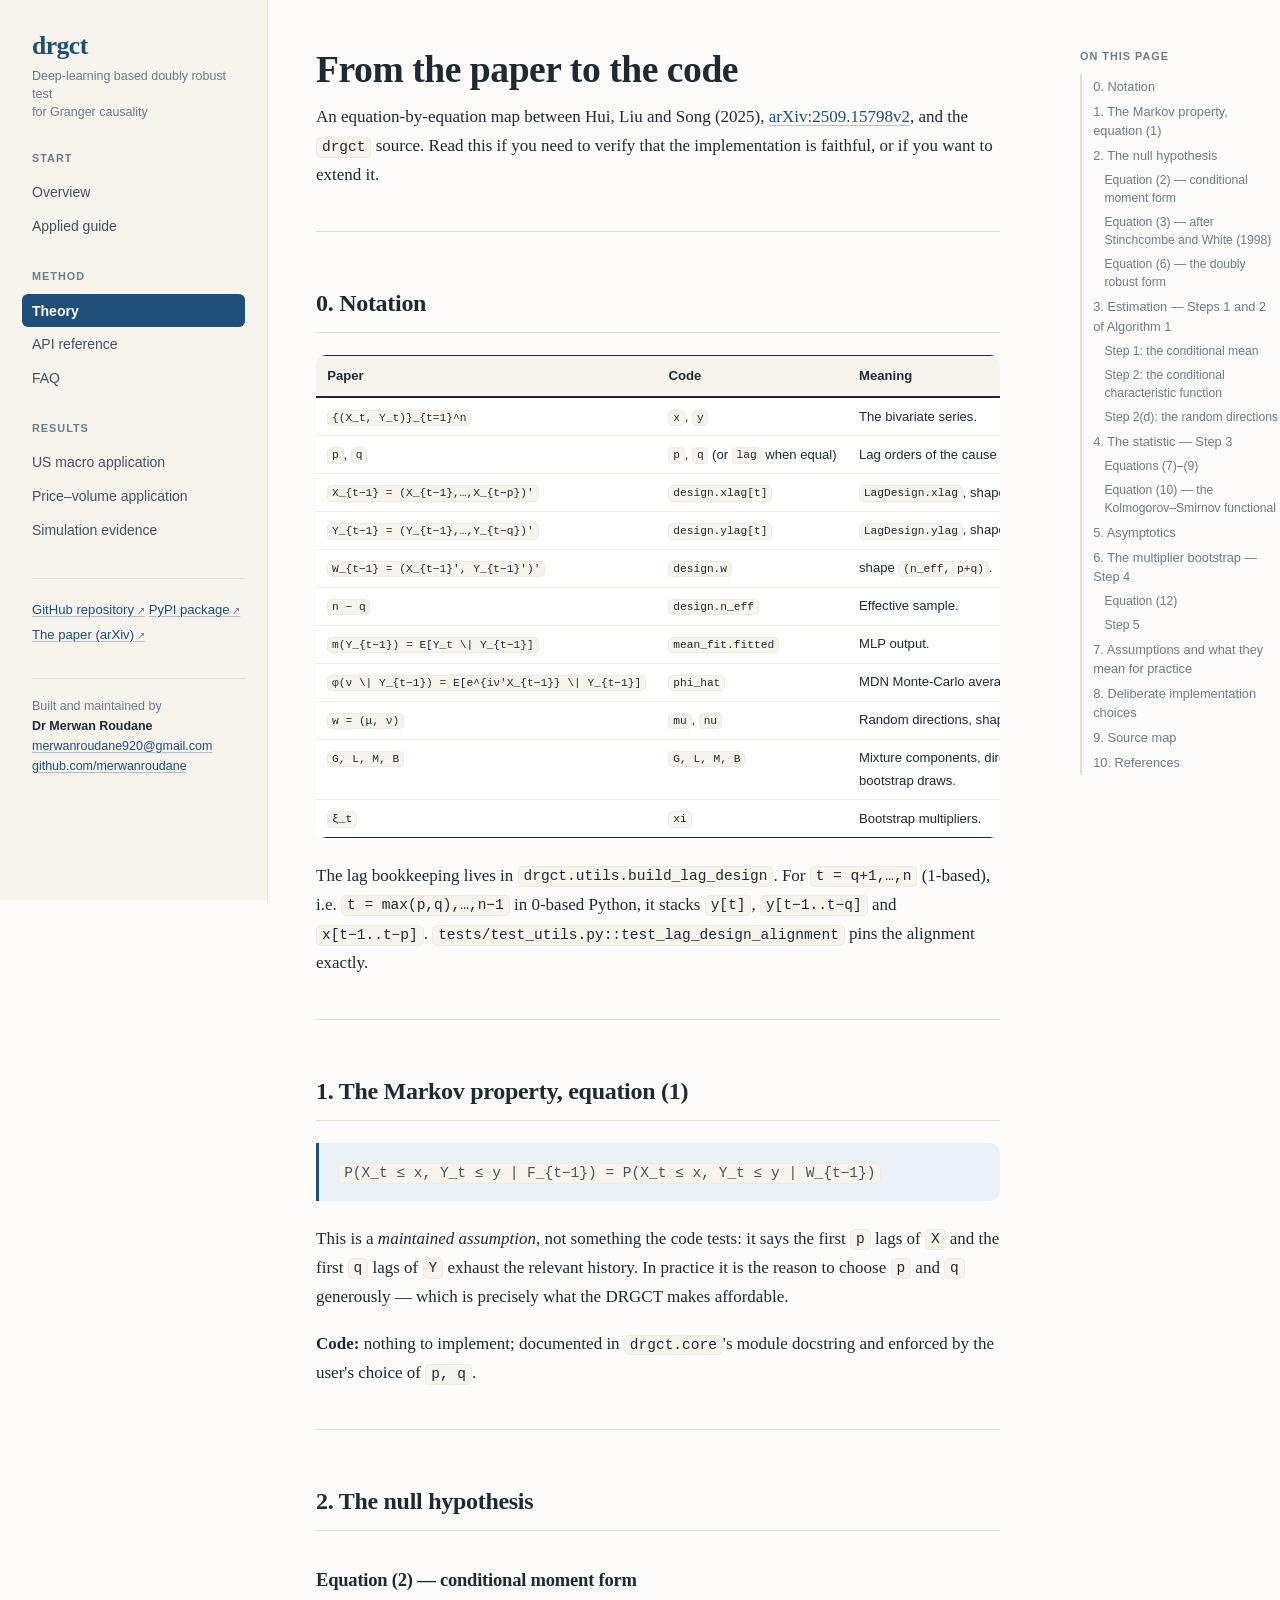
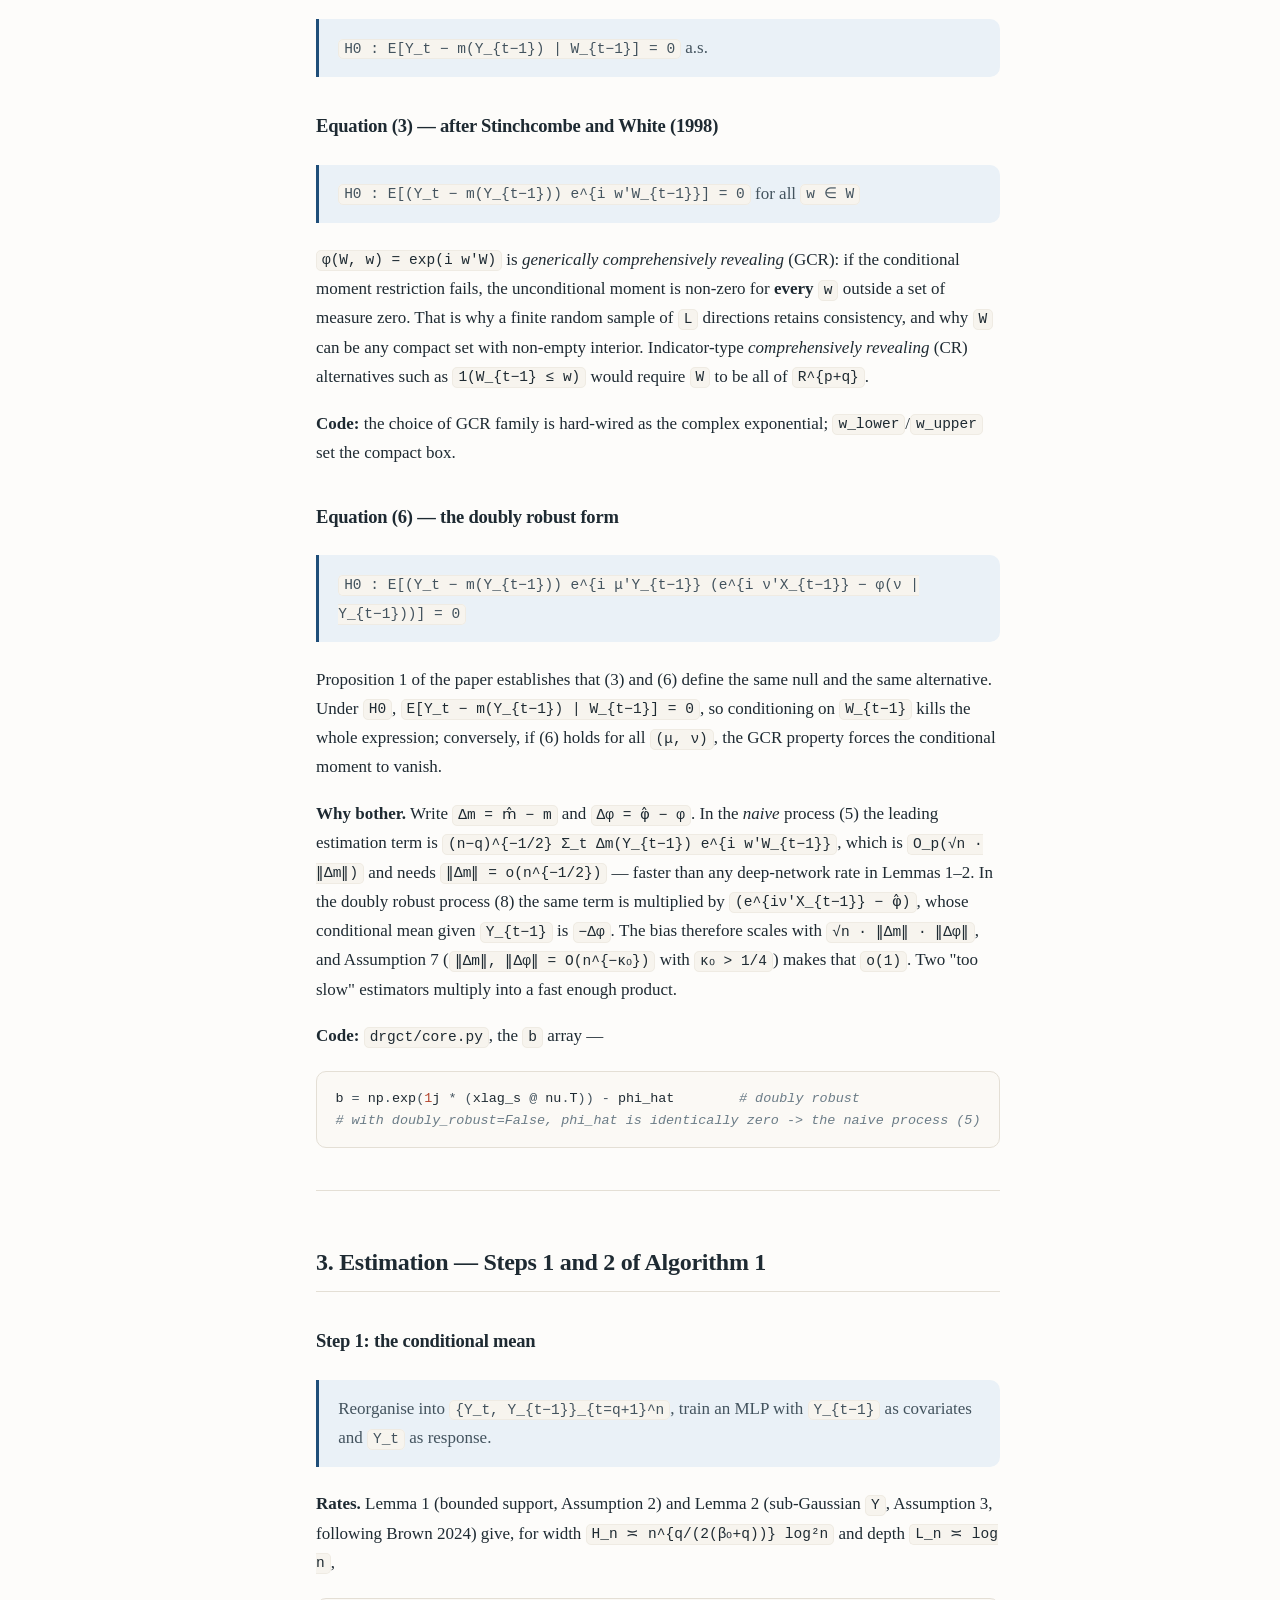
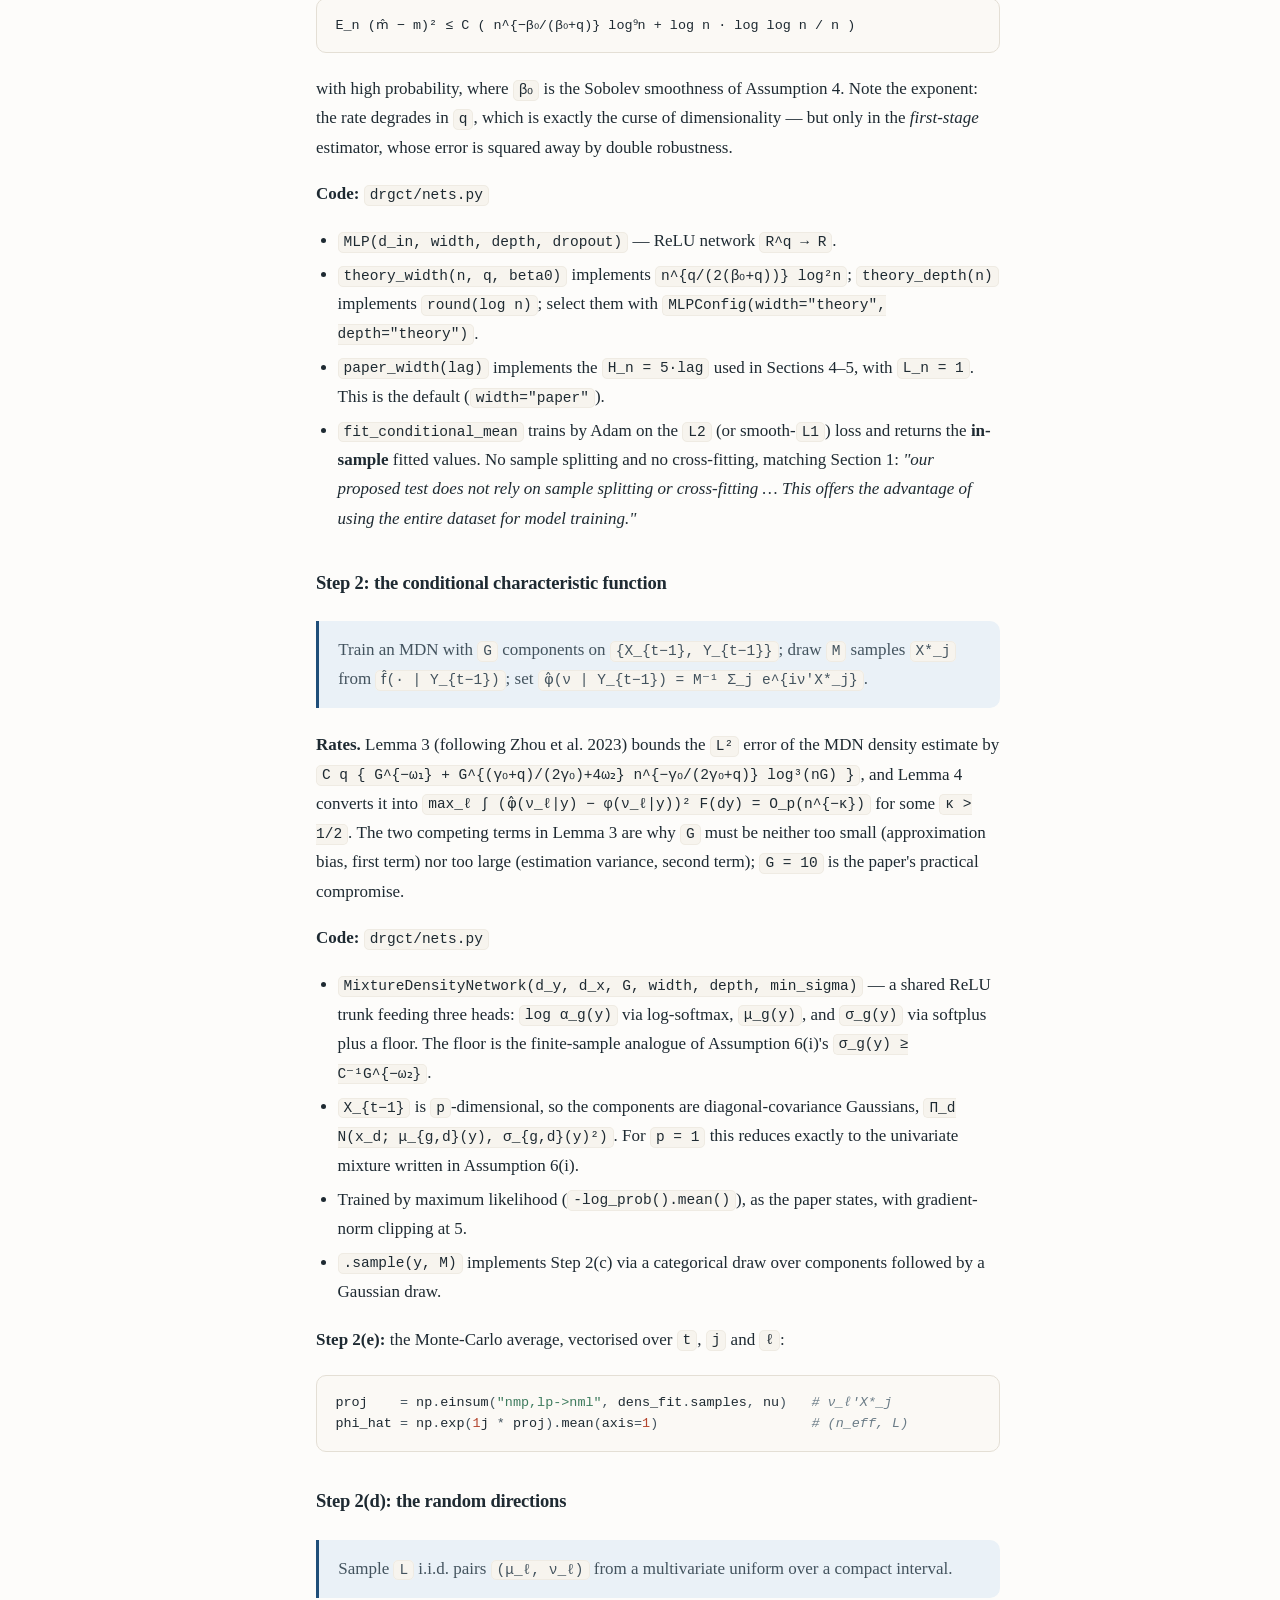
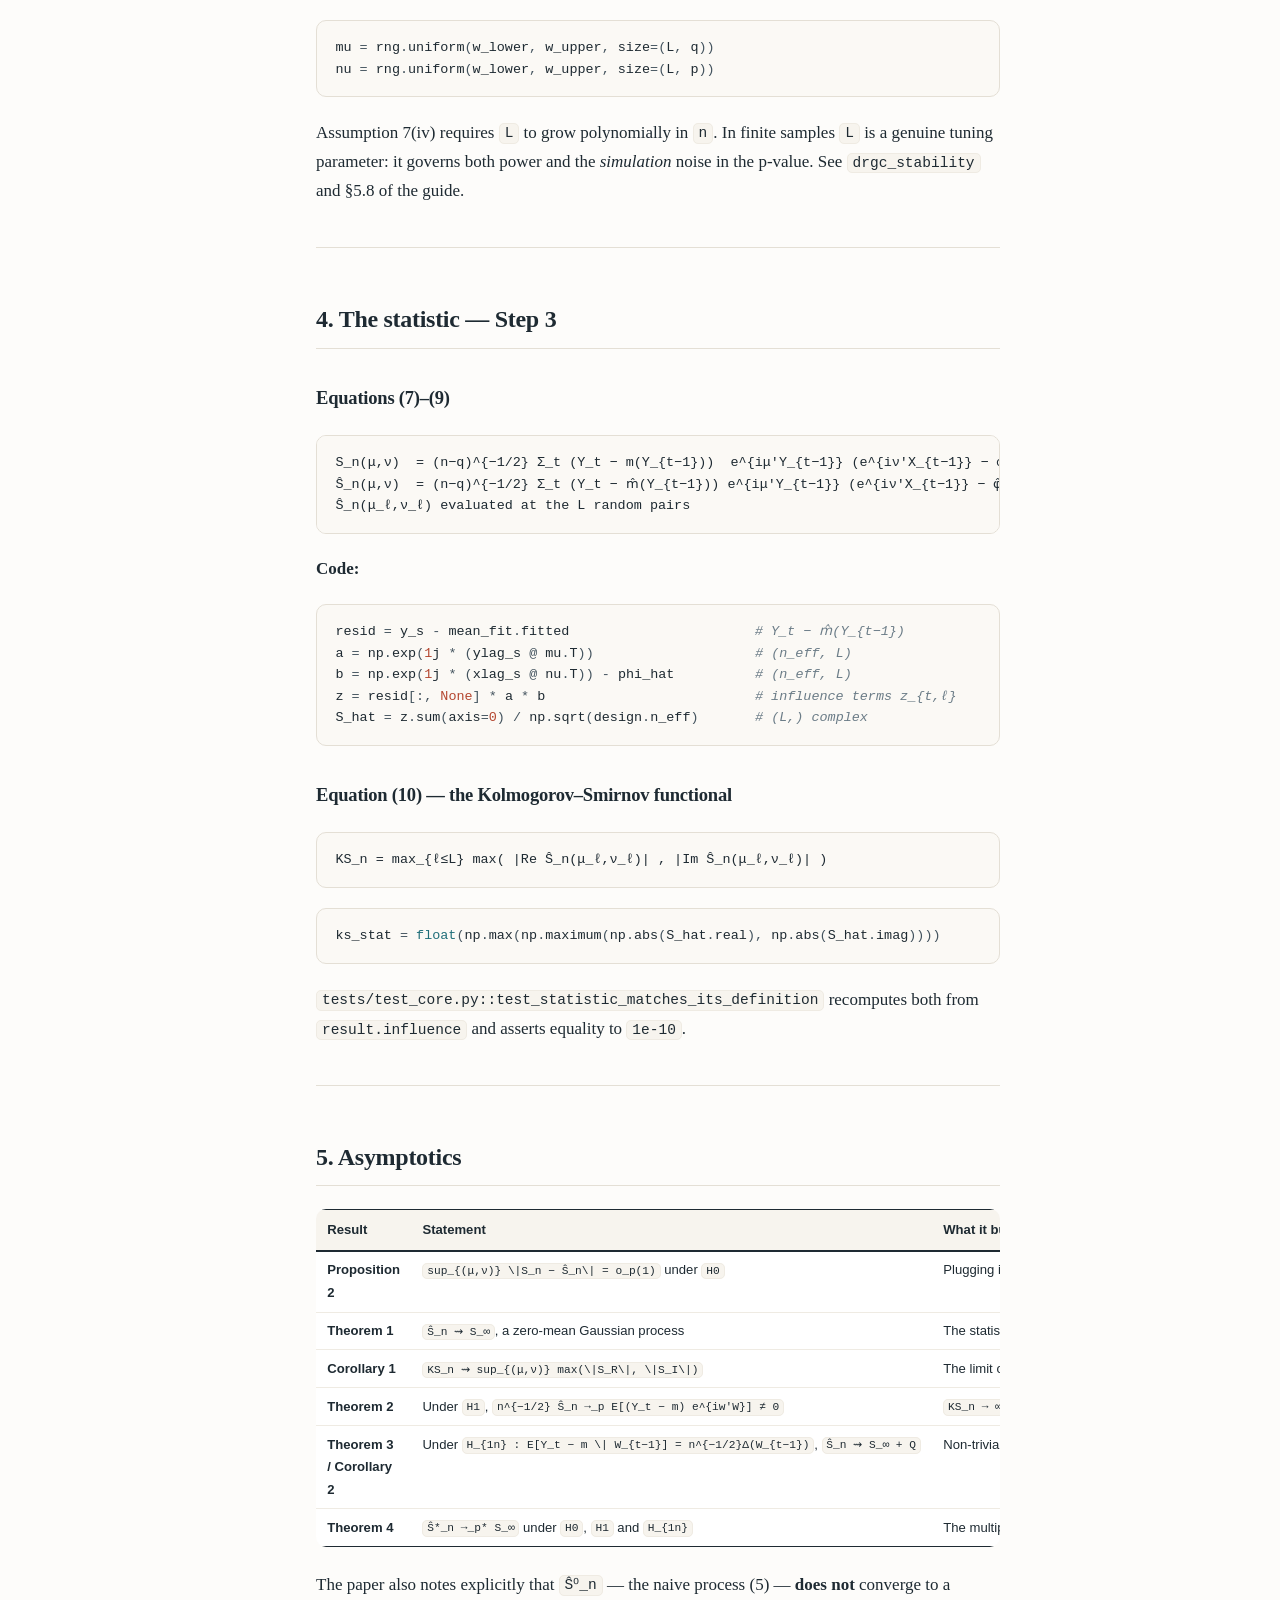
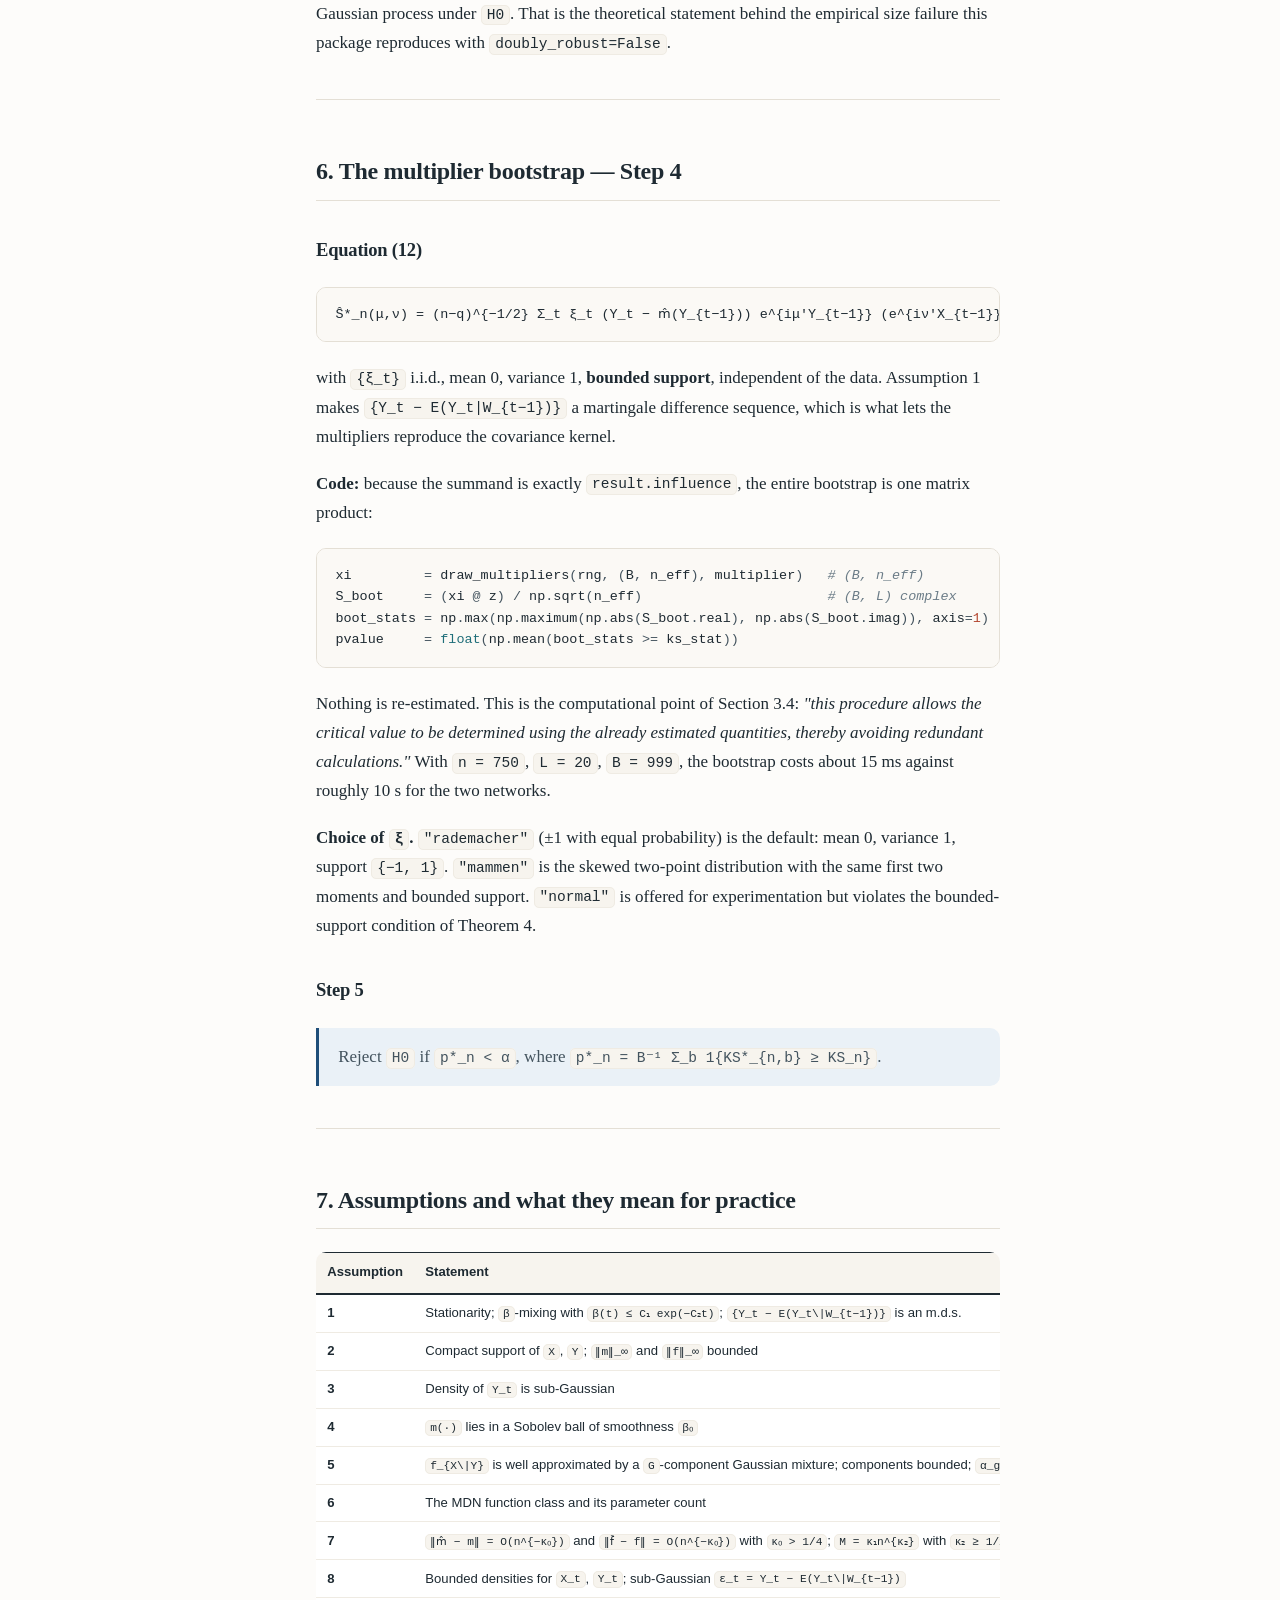
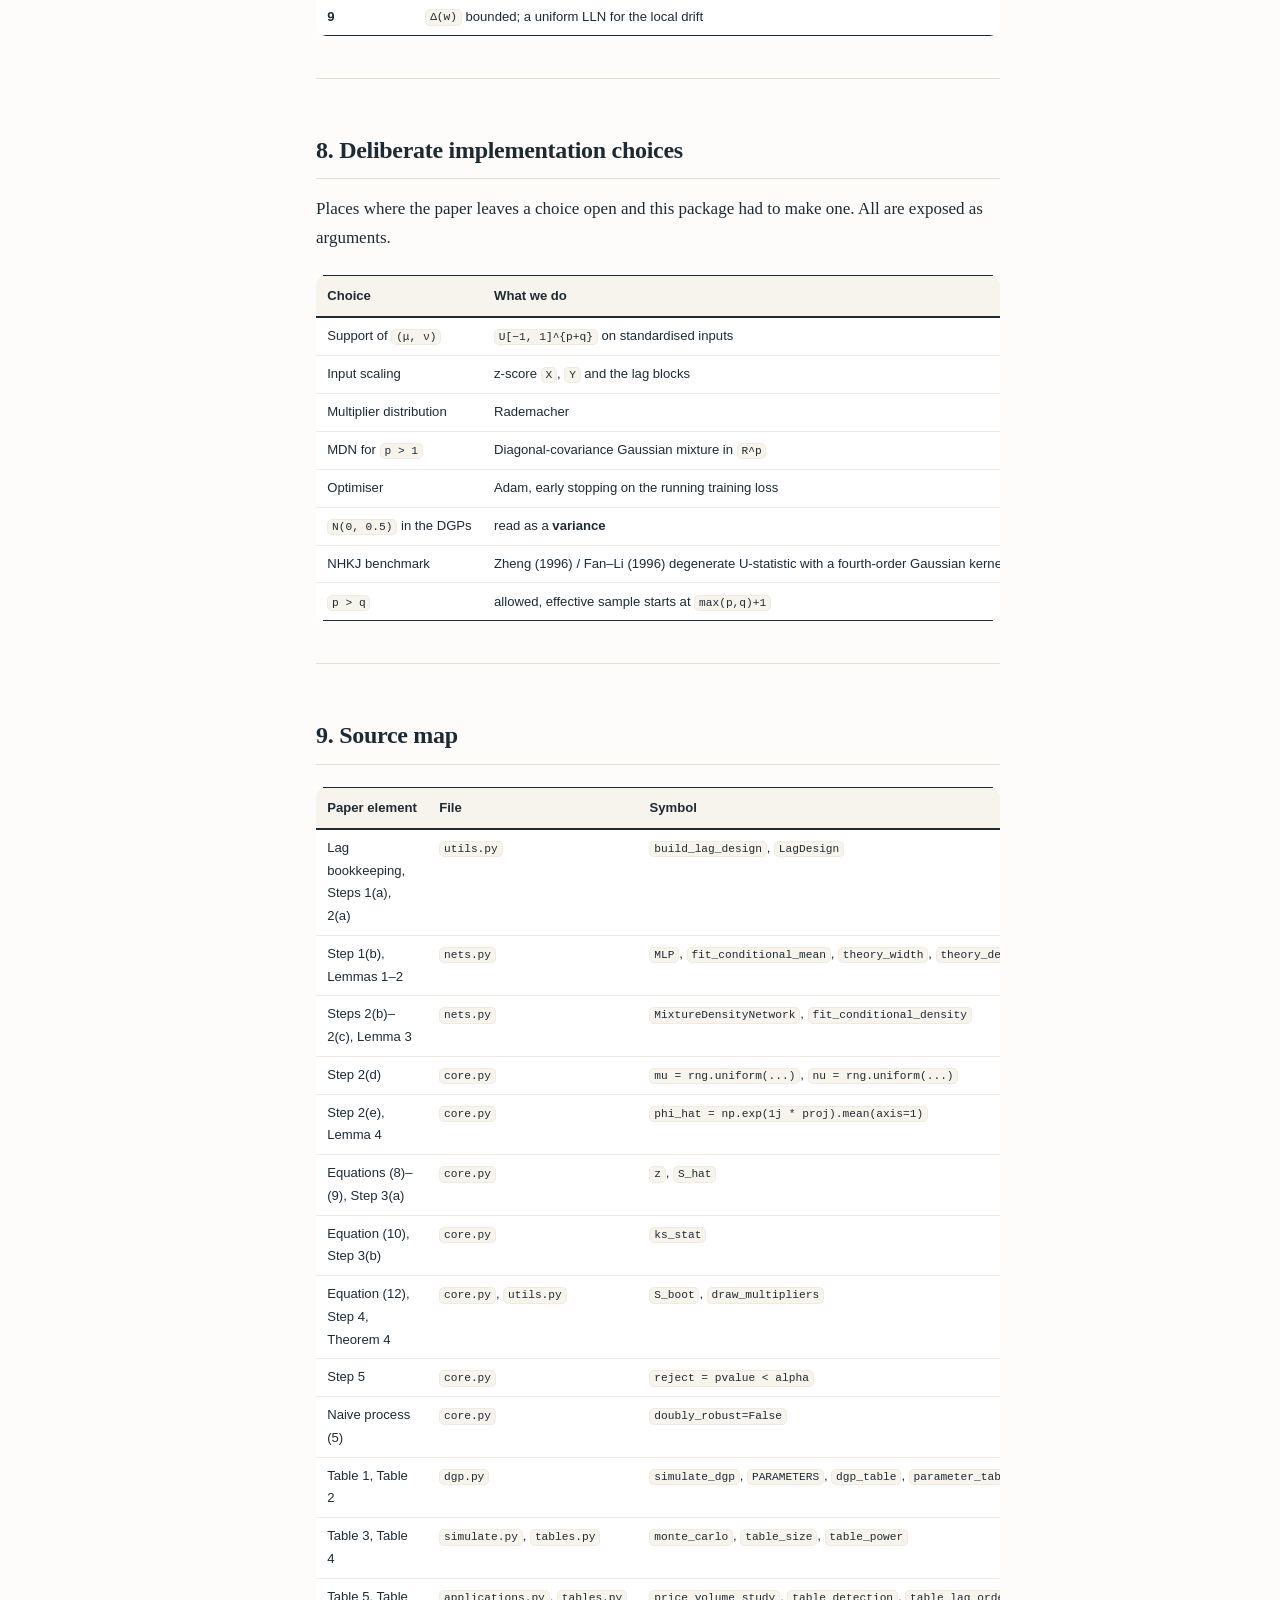
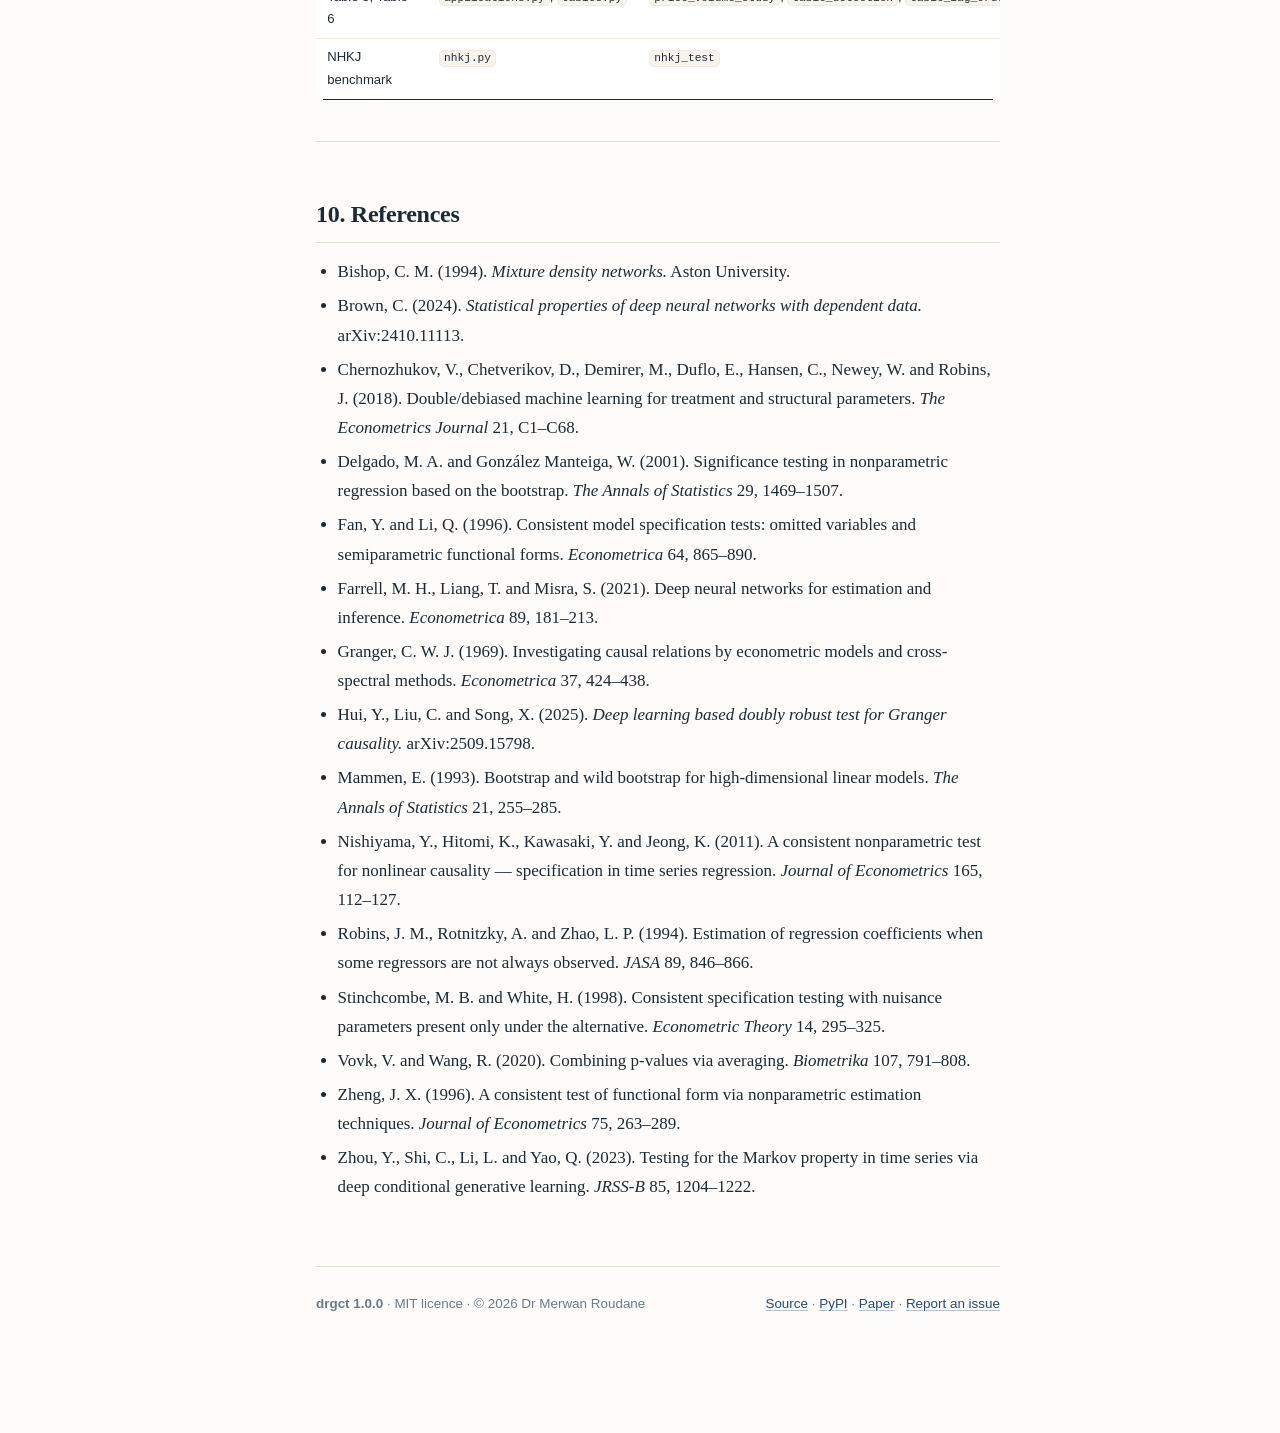
<file: docs/theory.html>
<!doctype html>
<html lang="en">
<head>
<meta charset="utf-8">
<meta name="viewport" content="width=device-width, initial-scale=1">
<title>Theory — drgct</title>
<meta name="description" content="An equation-by-equation map between Hui, Liu and Song (2025), arXiv:2509.15798v2, and the drgct source. Read this if you need to verify that the implementation is faithful, or if y">
<meta name="author" content="Dr Merwan Roudane">
<link rel="canonical" href="https://merwanroudane.github.io/DRGCT/theory.html">
<meta property="og:type" content="website">
<meta property="og:title" content="Theory — drgct">
<meta property="og:description" content="An equation-by-equation map between Hui, Liu and Song (2025), arXiv:2509.15798v2, and the drgct source. Read this if you need to verify that the implementation is faithful, or if y">
<meta property="og:url" content="https://merwanroudane.github.io/DRGCT/theory.html">
<link rel="icon" href="data:image/svg+xml,<svg xmlns='http://www.w3.org/2000/svg' viewBox='0 0 100 100'><rect width='100' height='100' rx='18' fill='%231F4E79'/><text x='50' y='70' font-size='58' font-family='Georgia,serif' fill='white' text-anchor='middle'>D</text></svg>">
<link rel="stylesheet" href="assets/style.css">
</head>
<body>
<div class="layout">

<aside class="sidebar" id="sidebar">
  <a class="brand" href="index.html">
    <span class="mark">drgct</span>
    <span class="tagline">Deep-learning based doubly robust test<br>for Granger causality</span>
  </a>
  <button class="navtoggle" onclick="document.getElementById('sidebar').classList.toggle('open')">Menu</button>
  <nav>
    <div class="group">Start</div>
    <a href="index.html">Overview</a>
    <a href="guide.html">Applied guide</a>
    <div class="group">Method</div>
    <a href="theory.html" class="active">Theory</a>
    <a href="api.html">API reference</a>
    <a href="faq.html">FAQ</a>
    <div class="group">Results</div>
    <a href="macro.html">US macro application</a>
    <a href="finance.html">Price–volume application</a>
    <a href="simulation.html">Simulation evidence</a>
  </nav>
  <div class="ext">
    <a href="https://github.com/merwanroudane/DRGCT">GitHub repository</a>
    <a href="https://pypi.org/project/drgct/">PyPI package</a>
    <a href="https://arxiv.org/abs/2509.15798">The paper (arXiv)</a>
  </div>
  <div class="byline">
    Built and maintained by<br>
    <strong>Dr Merwan Roudane</strong><br>
    <a href="mailto:merwanroudane920@gmail.com">merwanroudane920@gmail.com</a><br>
    <a href="https://github.com/merwanroudane">github.com/merwanroudane</a>
  </div>
</aside>

<main class="main">
  <div class="content md-body">
<h1 id="from-the-paper-to-the-code">From the paper to the code</h1>
<p>An equation-by-equation map between Hui, Liu and Song (2025),
<a href="https://arxiv.org/abs/2509.15798">arXiv:2509.15798v2</a>, and the <code>drgct</code>
source. Read this if you need to verify that the implementation is faithful,
or if you want to extend it.</p>
<hr />
<h2 id="0-notation">0. Notation</h2>
<div class="table-wrap"><table>
<thead>
<tr>
<th>Paper</th>
<th>Code</th>
<th>Meaning</th>
</tr>
</thead>
<tbody>
<tr>
<td><code>{(X_t, Y_t)}_{t=1}^n</code></td>
<td><code>x</code>, <code>y</code></td>
<td>The bivariate series.</td>
</tr>
<tr>
<td><code>p</code>, <code>q</code></td>
<td><code>p</code>, <code>q</code> (or <code>lag</code> when equal)</td>
<td>Lag orders of the cause and the effect.</td>
</tr>
<tr>
<td><code>X_{t−1} = (X_{t−1},…,X_{t−p})'</code></td>
<td><code>design.xlag[t]</code></td>
<td><code>LagDesign.xlag</code>, shape <code>(n_eff, p)</code>.</td>
</tr>
<tr>
<td><code>Y_{t−1} = (Y_{t−1},…,Y_{t−q})'</code></td>
<td><code>design.ylag[t]</code></td>
<td><code>LagDesign.ylag</code>, shape <code>(n_eff, q)</code>.</td>
</tr>
<tr>
<td><code>W_{t−1} = (X_{t−1}', Y_{t−1}')'</code></td>
<td><code>design.w</code></td>
<td>shape <code>(n_eff, p+q)</code>.</td>
</tr>
<tr>
<td><code>n − q</code></td>
<td><code>design.n_eff</code></td>
<td>Effective sample.</td>
</tr>
<tr>
<td><code>m(Y_{t−1}) = E[Y_t \| Y_{t−1}]</code></td>
<td><code>mean_fit.fitted</code></td>
<td>MLP output.</td>
</tr>
<tr>
<td><code>φ(ν \| Y_{t−1}) = E[e^{iν'X_{t−1}} \| Y_{t−1}]</code></td>
<td><code>phi_hat</code></td>
<td>MDN Monte-Carlo average.</td>
</tr>
<tr>
<td><code>w = (μ, ν)</code></td>
<td><code>mu</code>, <code>nu</code></td>
<td>Random directions, shapes <code>(L, q)</code> and <code>(L, p)</code>.</td>
</tr>
<tr>
<td><code>G, L, M, B</code></td>
<td><code>G, L, M, B</code></td>
<td>Mixture components, directions, pseudo-samples, bootstrap draws.</td>
</tr>
<tr>
<td><code>ξ_t</code></td>
<td><code>xi</code></td>
<td>Bootstrap multipliers.</td>
</tr>
</tbody>
</table></div>
<p>The lag bookkeeping lives in <code>drgct.utils.build_lag_design</code>. For
<code>t = q+1,…,n</code> (1-based), i.e. <code>t = max(p,q),…,n−1</code> in 0-based Python, it
stacks <code>y[t]</code>, <code>y[t−1..t−q]</code> and <code>x[t−1..t−p]</code>. <code>tests/test_utils.py::test_lag_design_alignment</code>
pins the alignment exactly.</p>
<hr />
<h2 id="1-the-markov-property-equation-1">1. The Markov property, equation (1)</h2>
<blockquote>
<p><code>P(X_t ≤ x, Y_t ≤ y | F_{t−1}) = P(X_t ≤ x, Y_t ≤ y | W_{t−1})</code></p>
</blockquote>
<p>This is a <em>maintained assumption</em>, not something the code tests: it says the
first <code>p</code> lags of <code>X</code> and the first <code>q</code> lags of <code>Y</code> exhaust the relevant
history. In practice it is the reason to choose <code>p</code> and <code>q</code> generously —
which is precisely what the DRGCT makes affordable.</p>
<p><strong>Code:</strong> nothing to implement; documented in <code>drgct.core</code>'s module docstring
and enforced by the user's choice of <code>p, q</code>.</p>
<hr />
<h2 id="2-the-null-hypothesis">2. The null hypothesis</h2>
<h3 id="equation-2-conditional-moment-form">Equation (2) — conditional moment form</h3>
<blockquote>
<p><code>H0 : E[Y_t − m(Y_{t−1}) | W_{t−1}] = 0</code> a.s.</p>
</blockquote>
<h3 id="equation-3-after-stinchcombe-and-white-1998">Equation (3) — after Stinchcombe and White (1998)</h3>
<blockquote>
<p><code>H0 : E[(Y_t − m(Y_{t−1})) e^{i w′W_{t−1}}] = 0</code> for all <code>w ∈ W</code></p>
</blockquote>
<p><code>φ(W, w) = exp(i w′W)</code> is <em>generically comprehensively revealing</em> (GCR): if
the conditional moment restriction fails, the unconditional moment is non-zero
for <strong>every</strong> <code>w</code> outside a set of measure zero. That is why a finite random
sample of <code>L</code> directions retains consistency, and why <code>W</code> can be any compact
set with non-empty interior. Indicator-type <em>comprehensively revealing</em> (CR)
alternatives such as <code>1(W_{t−1} ≤ w)</code> would require <code>W</code> to be all of <code>R^{p+q}</code>.</p>
<p><strong>Code:</strong> the choice of GCR family is hard-wired as the complex exponential;
<code>w_lower</code>/<code>w_upper</code> set the compact box.</p>
<h3 id="equation-6-the-doubly-robust-form">Equation (6) — the doubly robust form</h3>
<blockquote>
<p><code>H0 : E[(Y_t − m(Y_{t−1})) e^{i μ′Y_{t−1}} (e^{i ν′X_{t−1}} − φ(ν | Y_{t−1}))] = 0</code></p>
</blockquote>
<p>Proposition 1 of the paper establishes that (3) and (6) define the same null
and the same alternative. Under <code>H0</code>, <code>E[Y_t − m(Y_{t−1}) | W_{t−1}] = 0</code>, so
conditioning on <code>W_{t−1}</code> kills the whole expression; conversely, if (6) holds
for all <code>(μ, ν)</code>, the GCR property forces the conditional moment to vanish.</p>
<p><strong>Why bother.</strong> Write <code>Δm = m̂ − m</code> and <code>Δφ = φ̂ − φ</code>. In the <em>naive</em> process
(5) the leading estimation term is <code>(n−q)^{−1/2} Σ_t Δm(Y_{t−1}) e^{i w′W_{t−1}}</code>,
which is <code>O_p(√n · ‖Δm‖)</code> and needs <code>‖Δm‖ = o(n^{−1/2})</code> — faster than any
deep-network rate in Lemmas 1–2. In the doubly robust process (8) the same
term is multiplied by <code>(e^{iν′X_{t−1}} − φ̂)</code>, whose conditional mean given
<code>Y_{t−1}</code> is <code>−Δφ</code>. The bias therefore scales with <code>√n · ‖Δm‖ · ‖Δφ‖</code>, and
Assumption 7 (<code>‖Δm‖, ‖Δφ‖ = O(n^{−κ₀})</code> with <code>κ₀ &gt; 1/4</code>) makes that <code>o(1)</code>.
Two "too slow" estimators multiply into a fast enough product.</p>
<p><strong>Code:</strong> <code>drgct/core.py</code>, the <code>b</code> array —</p>
<div class="codehilite"><pre><span></span><code><span class="n">b</span> <span class="o">=</span> <span class="n">np</span><span class="o">.</span><span class="n">exp</span><span class="p">(</span><span class="mi">1</span><span class="n">j</span> <span class="o">*</span> <span class="p">(</span><span class="n">xlag_s</span> <span class="o">@</span> <span class="n">nu</span><span class="o">.</span><span class="n">T</span><span class="p">))</span> <span class="o">-</span> <span class="n">phi_hat</span>        <span class="c1"># doubly robust</span>
<span class="c1"># with doubly_robust=False, phi_hat is identically zero -&gt; the naive process (5)</span>
</code></pre></div>

<hr />
<h2 id="3-estimation-steps-1-and-2-of-algorithm-1">3. Estimation — Steps 1 and 2 of Algorithm 1</h2>
<h3 id="step-1-the-conditional-mean">Step 1: the conditional mean</h3>
<blockquote>
<p>Reorganise into <code>{Y_t, Y_{t−1}}_{t=q+1}^n</code>, train an MLP with <code>Y_{t−1}</code> as
covariates and <code>Y_t</code> as response.</p>
</blockquote>
<p><strong>Rates.</strong> Lemma 1 (bounded support, Assumption 2) and Lemma 2 (sub-Gaussian
<code>Y</code>, Assumption 3, following Brown 2024) give, for width
<code>H_n ≍ n^{q/(2(β₀+q))} log²n</code> and depth <code>L_n ≍ log n</code>,</p>
<div class="codehilite"><pre><span></span><code>E_n (m̂ − m)² ≤ C ( n^{−β₀/(β₀+q)} log⁹n + log n · log log n / n )
</code></pre></div>

<p>with high probability, where <code>β₀</code> is the Sobolev smoothness of Assumption 4.
Note the exponent: the rate degrades in <code>q</code>, which is exactly the curse of
dimensionality — but only in the <em>first-stage</em> estimator, whose error is
squared away by double robustness.</p>
<p><strong>Code:</strong> <code>drgct/nets.py</code></p>
<ul>
<li><code>MLP(d_in, width, depth, dropout)</code> — ReLU network <code>R^q → R</code>.</li>
<li><code>theory_width(n, q, beta0)</code> implements <code>n^{q/(2(β₀+q))} log²n</code>;
  <code>theory_depth(n)</code> implements <code>round(log n)</code>; select them with
  <code>MLPConfig(width="theory", depth="theory")</code>.</li>
<li><code>paper_width(lag)</code> implements the <code>H_n = 5·lag</code> used in Sections 4–5, with
  <code>L_n = 1</code>. This is the default (<code>width="paper"</code>).</li>
<li><code>fit_conditional_mean</code> trains by Adam on the <code>L2</code> (or smooth-<code>L1</code>) loss and
  returns the <strong>in-sample</strong> fitted values. No sample splitting and no
  cross-fitting, matching Section 1: <em>"our proposed test does not rely on
  sample splitting or cross-fitting … This offers the advantage of using the
  entire dataset for model training."</em></li>
</ul>
<h3 id="step-2-the-conditional-characteristic-function">Step 2: the conditional characteristic function</h3>
<blockquote>
<p>Train an MDN with <code>G</code> components on <code>{X_{t−1}, Y_{t−1}}</code>; draw <code>M</code> samples
<code>X*_j</code> from <code>f̂(· | Y_{t−1})</code>; set <code>φ̂(ν | Y_{t−1}) = M⁻¹ Σ_j e^{iν′X*_j}</code>.</p>
</blockquote>
<p><strong>Rates.</strong> Lemma 3 (following Zhou et al. 2023) bounds the <code>L²</code> error of the
MDN density estimate by <code>C q { G^{−ω₁} + G^{(γ₀+q)/(2γ₀)+4ω₂} n^{−γ₀/(2γ₀+q)} log³(nG) }</code>,
and Lemma 4 converts it into <code>max_ℓ ∫ (φ̂(ν_ℓ|y) − φ(ν_ℓ|y))² F(dy) = O_p(n^{−κ})</code>
for some <code>κ &gt; 1/2</code>. The two competing terms in Lemma 3 are why <code>G</code> must be
neither too small (approximation bias, first term) nor too large (estimation
variance, second term); <code>G = 10</code> is the paper's practical compromise.</p>
<p><strong>Code:</strong> <code>drgct/nets.py</code></p>
<ul>
<li><code>MixtureDensityNetwork(d_y, d_x, G, width, depth, min_sigma)</code> — a shared
  ReLU trunk feeding three heads: <code>log α_g(y)</code> via log-softmax, <code>μ_g(y)</code>, and
  <code>σ_g(y)</code> via softplus plus a floor. The floor is the finite-sample analogue
  of Assumption 6(i)'s <code>σ_g(y) ≥ C⁻¹G^{−ω₂}</code>.</li>
<li><code>X_{t−1}</code> is <code>p</code>-dimensional, so the components are diagonal-covariance
  Gaussians, <code>Π_d N(x_d; μ_{g,d}(y), σ_{g,d}(y)²)</code>. For <code>p = 1</code> this reduces
  exactly to the univariate mixture written in Assumption 6(i).</li>
<li>Trained by maximum likelihood (<code>-log_prob().mean()</code>), as the paper states,
  with gradient-norm clipping at 5.</li>
<li><code>.sample(y, M)</code> implements Step 2(c) via a categorical draw over components
  followed by a Gaussian draw.</li>
</ul>
<p><strong>Step 2(e):</strong> the Monte-Carlo average, vectorised over <code>t</code>, <code>j</code> and <code>ℓ</code>:</p>
<div class="codehilite"><pre><span></span><code><span class="n">proj</span>    <span class="o">=</span> <span class="n">np</span><span class="o">.</span><span class="n">einsum</span><span class="p">(</span><span class="s2">&quot;nmp,lp-&gt;nml&quot;</span><span class="p">,</span> <span class="n">dens_fit</span><span class="o">.</span><span class="n">samples</span><span class="p">,</span> <span class="n">nu</span><span class="p">)</span>   <span class="c1"># ν_ℓ′X*_j</span>
<span class="n">phi_hat</span> <span class="o">=</span> <span class="n">np</span><span class="o">.</span><span class="n">exp</span><span class="p">(</span><span class="mi">1</span><span class="n">j</span> <span class="o">*</span> <span class="n">proj</span><span class="p">)</span><span class="o">.</span><span class="n">mean</span><span class="p">(</span><span class="n">axis</span><span class="o">=</span><span class="mi">1</span><span class="p">)</span>                   <span class="c1"># (n_eff, L)</span>
</code></pre></div>

<h3 id="step-2d-the-random-directions">Step 2(d): the random directions</h3>
<blockquote>
<p>Sample <code>L</code> i.i.d. pairs <code>(μ_ℓ, ν_ℓ)</code> from a multivariate uniform over a
compact interval.</p>
</blockquote>
<div class="codehilite"><pre><span></span><code><span class="n">mu</span> <span class="o">=</span> <span class="n">rng</span><span class="o">.</span><span class="n">uniform</span><span class="p">(</span><span class="n">w_lower</span><span class="p">,</span> <span class="n">w_upper</span><span class="p">,</span> <span class="n">size</span><span class="o">=</span><span class="p">(</span><span class="n">L</span><span class="p">,</span> <span class="n">q</span><span class="p">))</span>
<span class="n">nu</span> <span class="o">=</span> <span class="n">rng</span><span class="o">.</span><span class="n">uniform</span><span class="p">(</span><span class="n">w_lower</span><span class="p">,</span> <span class="n">w_upper</span><span class="p">,</span> <span class="n">size</span><span class="o">=</span><span class="p">(</span><span class="n">L</span><span class="p">,</span> <span class="n">p</span><span class="p">))</span>
</code></pre></div>

<p>Assumption 7(iv) requires <code>L</code> to grow polynomially in <code>n</code>. In finite samples
<code>L</code> is a genuine tuning parameter: it governs both power and the <em>simulation</em>
noise in the p-value. See <code>drgc_stability</code> and §5.8 of the guide.</p>
<hr />
<h2 id="4-the-statistic-step-3">4. The statistic — Step 3</h2>
<h3 id="equations-79">Equations (7)–(9)</h3>
<div class="codehilite"><pre><span></span><code>S_n(μ,ν)  = (n−q)^{−1/2} Σ_t (Y_t − m(Y_{t−1}))  e^{iμ′Y_{t−1}} (e^{iν′X_{t−1}} − φ(ν|Y_{t−1}))     (7)
Ŝ_n(μ,ν)  = (n−q)^{−1/2} Σ_t (Y_t − m̂(Y_{t−1})) e^{iμ′Y_{t−1}} (e^{iν′X_{t−1}} − φ̂(ν|Y_{t−1}))     (8)
Ŝ_n(μ_ℓ,ν_ℓ) evaluated at the L random pairs                                                        (9)
</code></pre></div>

<p><strong>Code:</strong></p>
<div class="codehilite"><pre><span></span><code><span class="n">resid</span> <span class="o">=</span> <span class="n">y_s</span> <span class="o">-</span> <span class="n">mean_fit</span><span class="o">.</span><span class="n">fitted</span>                       <span class="c1"># Y_t − m̂(Y_{t−1})</span>
<span class="n">a</span> <span class="o">=</span> <span class="n">np</span><span class="o">.</span><span class="n">exp</span><span class="p">(</span><span class="mi">1</span><span class="n">j</span> <span class="o">*</span> <span class="p">(</span><span class="n">ylag_s</span> <span class="o">@</span> <span class="n">mu</span><span class="o">.</span><span class="n">T</span><span class="p">))</span>                    <span class="c1"># (n_eff, L)</span>
<span class="n">b</span> <span class="o">=</span> <span class="n">np</span><span class="o">.</span><span class="n">exp</span><span class="p">(</span><span class="mi">1</span><span class="n">j</span> <span class="o">*</span> <span class="p">(</span><span class="n">xlag_s</span> <span class="o">@</span> <span class="n">nu</span><span class="o">.</span><span class="n">T</span><span class="p">))</span> <span class="o">-</span> <span class="n">phi_hat</span>          <span class="c1"># (n_eff, L)</span>
<span class="n">z</span> <span class="o">=</span> <span class="n">resid</span><span class="p">[:,</span> <span class="kc">None</span><span class="p">]</span> <span class="o">*</span> <span class="n">a</span> <span class="o">*</span> <span class="n">b</span>                          <span class="c1"># influence terms z_{t,ℓ}</span>
<span class="n">S_hat</span> <span class="o">=</span> <span class="n">z</span><span class="o">.</span><span class="n">sum</span><span class="p">(</span><span class="n">axis</span><span class="o">=</span><span class="mi">0</span><span class="p">)</span> <span class="o">/</span> <span class="n">np</span><span class="o">.</span><span class="n">sqrt</span><span class="p">(</span><span class="n">design</span><span class="o">.</span><span class="n">n_eff</span><span class="p">)</span>       <span class="c1"># (L,) complex</span>
</code></pre></div>

<h3 id="equation-10-the-kolmogorovsmirnov-functional">Equation (10) — the Kolmogorov–Smirnov functional</h3>
<div class="codehilite"><pre><span></span><code>KS_n = max_{ℓ≤L} max( |Re Ŝ_n(μ_ℓ,ν_ℓ)| , |Im Ŝ_n(μ_ℓ,ν_ℓ)| )
</code></pre></div>

<div class="codehilite"><pre><span></span><code><span class="n">ks_stat</span> <span class="o">=</span> <span class="nb">float</span><span class="p">(</span><span class="n">np</span><span class="o">.</span><span class="n">max</span><span class="p">(</span><span class="n">np</span><span class="o">.</span><span class="n">maximum</span><span class="p">(</span><span class="n">np</span><span class="o">.</span><span class="n">abs</span><span class="p">(</span><span class="n">S_hat</span><span class="o">.</span><span class="n">real</span><span class="p">),</span> <span class="n">np</span><span class="o">.</span><span class="n">abs</span><span class="p">(</span><span class="n">S_hat</span><span class="o">.</span><span class="n">imag</span><span class="p">))))</span>
</code></pre></div>

<p><code>tests/test_core.py::test_statistic_matches_its_definition</code> recomputes both
from <code>result.influence</code> and asserts equality to <code>1e-10</code>.</p>
<hr />
<h2 id="5-asymptotics">5. Asymptotics</h2>
<div class="table-wrap"><table>
<thead>
<tr>
<th>Result</th>
<th>Statement</th>
<th>What it buys you</th>
</tr>
</thead>
<tbody>
<tr>
<td><strong>Proposition 2</strong></td>
<td><code>sup_{(μ,ν)} \|S_n − Ŝ_n\| = o_p(1)</code> under <code>H0</code></td>
<td>Plugging in the two network estimators is asymptotically free — <em>because</em> of the doubly robust construction.</td>
</tr>
<tr>
<td><strong>Theorem 1</strong></td>
<td><code>Ŝ_n ⇝ S_∞</code>, a zero-mean Gaussian process</td>
<td>The statistic has a limit.</td>
</tr>
<tr>
<td><strong>Corollary 1</strong></td>
<td><code>KS_n ⇝ sup_{(μ,ν)} max(\|S_R\|, \|S_I\|)</code></td>
<td>The limit of the statistic itself. Data-dependent covariance kernel ⇒ bootstrap needed.</td>
</tr>
<tr>
<td><strong>Theorem 2</strong></td>
<td>Under <code>H1</code>, <code>n^{−1/2} Ŝ_n →_p E[(Y_t − m) e^{iw′W}] ≠ 0</code></td>
<td><code>KS_n → ∞</code>, so power → 1: the test is consistent.</td>
</tr>
<tr>
<td><strong>Theorem 3 / Corollary 2</strong></td>
<td>Under <code>H_{1n} : E[Y_t − m \| W_{t−1}] = n^{−1/2}Δ(W_{t−1})</code>, <code>Ŝ_n ⇝ S_∞ + Q</code></td>
<td>Non-trivial power against <code>n^{−1/2}</code> local alternatives — the parametric rate, far faster than the <code>n^{−1/2}h^{−d/4}</code> typical of smoothing tests.</td>
</tr>
<tr>
<td><strong>Theorem 4</strong></td>
<td><code>Ŝ*_n →_p* S_∞</code> under <code>H0</code>, <code>H1</code> and <code>H_{1n}</code></td>
<td>The multiplier bootstrap is valid everywhere, so critical values are right and power is preserved.</td>
</tr>
</tbody>
</table></div>
<p>The paper also notes explicitly that <code>Ŝ⁰_n</code> — the naive process (5) — <strong>does
not</strong> converge to a Gaussian process under <code>H0</code>. That is the theoretical
statement behind the empirical size failure this package reproduces with
<code>doubly_robust=False</code>.</p>
<hr />
<h2 id="6-the-multiplier-bootstrap-step-4">6. The multiplier bootstrap — Step 4</h2>
<h3 id="equation-12">Equation (12)</h3>
<div class="codehilite"><pre><span></span><code>Ŝ*_n(μ,ν) = (n−q)^{−1/2} Σ_t ξ_t (Y_t − m̂(Y_{t−1})) e^{iμ′Y_{t−1}} (e^{iν′X_{t−1}} − φ̂(ν|Y_{t−1}))
</code></pre></div>

<p>with <code>{ξ_t}</code> i.i.d., mean 0, variance 1, <strong>bounded support</strong>, independent of
the data. Assumption 1 makes <code>{Y_t − E(Y_t|W_{t−1})}</code> a martingale difference
sequence, which is what lets the multipliers reproduce the covariance kernel.</p>
<p><strong>Code:</strong> because the summand is exactly <code>result.influence</code>, the entire
bootstrap is one matrix product:</p>
<div class="codehilite"><pre><span></span><code><span class="n">xi</span>         <span class="o">=</span> <span class="n">draw_multipliers</span><span class="p">(</span><span class="n">rng</span><span class="p">,</span> <span class="p">(</span><span class="n">B</span><span class="p">,</span> <span class="n">n_eff</span><span class="p">),</span> <span class="n">multiplier</span><span class="p">)</span>   <span class="c1"># (B, n_eff)</span>
<span class="n">S_boot</span>     <span class="o">=</span> <span class="p">(</span><span class="n">xi</span> <span class="o">@</span> <span class="n">z</span><span class="p">)</span> <span class="o">/</span> <span class="n">np</span><span class="o">.</span><span class="n">sqrt</span><span class="p">(</span><span class="n">n_eff</span><span class="p">)</span>                       <span class="c1"># (B, L) complex</span>
<span class="n">boot_stats</span> <span class="o">=</span> <span class="n">np</span><span class="o">.</span><span class="n">max</span><span class="p">(</span><span class="n">np</span><span class="o">.</span><span class="n">maximum</span><span class="p">(</span><span class="n">np</span><span class="o">.</span><span class="n">abs</span><span class="p">(</span><span class="n">S_boot</span><span class="o">.</span><span class="n">real</span><span class="p">),</span> <span class="n">np</span><span class="o">.</span><span class="n">abs</span><span class="p">(</span><span class="n">S_boot</span><span class="o">.</span><span class="n">imag</span><span class="p">)),</span> <span class="n">axis</span><span class="o">=</span><span class="mi">1</span><span class="p">)</span>
<span class="n">pvalue</span>     <span class="o">=</span> <span class="nb">float</span><span class="p">(</span><span class="n">np</span><span class="o">.</span><span class="n">mean</span><span class="p">(</span><span class="n">boot_stats</span> <span class="o">&gt;=</span> <span class="n">ks_stat</span><span class="p">))</span>
</code></pre></div>

<p>Nothing is re-estimated. This is the computational point of Section 3.4:
<em>"this procedure allows the critical value to be determined using the already
estimated quantities, thereby avoiding redundant calculations."</em> With
<code>n = 750</code>, <code>L = 20</code>, <code>B = 999</code>, the bootstrap costs about 15 ms against
roughly 10 s for the two networks.</p>
<p><strong>Choice of <code>ξ</code>.</strong> <code>"rademacher"</code> (±1 with equal probability) is the default:
mean 0, variance 1, support <code>{−1, 1}</code>. <code>"mammen"</code> is the skewed two-point
distribution with the same first two moments and bounded support.
<code>"normal"</code> is offered for experimentation but violates the bounded-support
condition of Theorem 4.</p>
<h3 id="step-5">Step 5</h3>
<blockquote>
<p>Reject <code>H0</code> if <code>p*_n &lt; α</code>, where <code>p*_n = B⁻¹ Σ_b 1{KS*_{n,b} ≥ KS_n}</code>.</p>
</blockquote>
<hr />
<h2 id="7-assumptions-and-what-they-mean-for-practice">7. Assumptions and what they mean for practice</h2>
<div class="table-wrap"><table>
<thead>
<tr>
<th>Assumption</th>
<th>Statement</th>
<th>Practical reading</th>
</tr>
</thead>
<tbody>
<tr>
<td><strong>1</strong></td>
<td>Stationarity; <code>β</code>-mixing with <code>β(t) ≤ C₁ exp(−C₂t)</code>; <code>{Y_t − E(Y_t\|W_{t−1})}</code> is an m.d.s.</td>
<td><strong>The binding one.</strong> Difference or transform to stationarity, and verify with <code>check_stationarity</code>. Exponential mixing rules out long memory.</td>
</tr>
<tr>
<td><strong>2</strong></td>
<td>Compact support of <code>X</code>, <code>Y</code>; <code>‖m‖_∞</code> and <code>‖f‖_∞</code> bounded</td>
<td>Used by Lemma 1. Financial returns are not compactly supported — which is exactly why Lemma 2 exists.</td>
</tr>
<tr>
<td><strong>3</strong></td>
<td>Density of <code>Y_t</code> is sub-Gaussian</td>
<td>The unbounded-data route (Brown 2024). Fat-tailed returns strictly speaking violate this too; the test's empirical size holds up well in practice, but it is worth a robustness check with winsorised data.</td>
</tr>
<tr>
<td><strong>4</strong></td>
<td><code>m(·)</code> lies in a Sobolev ball of smoothness <code>β₀</code></td>
<td>Sets the MLP rate. <code>MLPConfig(beta0=...)</code> feeds <code>width="theory"</code>.</td>
</tr>
<tr>
<td><strong>5</strong></td>
<td><code>f_{X\|Y}</code> is well approximated by a <code>G</code>-component Gaussian mixture; components bounded; <code>α_g, μ_g, σ_g</code> Sobolev-smooth of order <code>γ₀</code></td>
<td>Justifies the MDN. Discrete or bounded <code>X</code> (e.g. a 0/1 policy indicator) sits badly here.</td>
</tr>
<tr>
<td><strong>6</strong></td>
<td>The MDN function class and its parameter count</td>
<td><code>min_sigma</code> implements the <code>σ_g ≥ C⁻¹G^{−ω₂}</code> part.</td>
</tr>
<tr>
<td><strong>7</strong></td>
<td><code>‖m̂ − m‖ = O(n^{−κ₀})</code> and <code>‖f̂ − f‖ = O(n^{−κ₀})</code> with <code>κ₀ &gt; 1/4</code>; <code>M = κ₁n^{κ₂}</code> with <code>κ₂ ≥ 1/2</code>; <code>L</code> polynomial in <code>n</code></td>
<td><strong>The double-robustness budget.</strong> <code>κ₀ &gt; 1/4</code> for each, so the product beats <code>n^{−1/2}</code>. Note 7(iii) formally wants <code>M</code> to grow with <code>n</code>; the paper fixes <code>M = 20</code> and reports insensitivity. Raise <code>M</code> if <code>p</code> is large.</td>
</tr>
<tr>
<td><strong>8</strong></td>
<td>Bounded densities for <code>X_t</code>, <code>Y_t</code>; sub-Gaussian <code>ε_t = Y_t − E(Y_t\|W_{t−1})</code></td>
<td>Standard regularity for the weak-convergence argument.</td>
</tr>
<tr>
<td><strong>9</strong></td>
<td><code>Δ(w)</code> bounded; a uniform LLN for the local drift</td>
<td>Only needed for the local-power result.</td>
</tr>
</tbody>
</table></div>
<hr />
<h2 id="8-deliberate-implementation-choices">8. Deliberate implementation choices</h2>
<p>Places where the paper leaves a choice open and this package had to make one.
All are exposed as arguments.</p>
<div class="table-wrap"><table>
<thead>
<tr>
<th>Choice</th>
<th>What we do</th>
<th>Why</th>
<th>Override</th>
</tr>
</thead>
<tbody>
<tr>
<td>Support of <code>(μ, ν)</code></td>
<td><code>U[−1, 1]^{p+q}</code> on standardised inputs</td>
<td>The paper says "a specified compact interval" without fixing it. With z-scored inputs, <code>[−1,1]</code> puts <code>w′W</code> on a scale where <code>e^{iw′W}</code> oscillates informatively without aliasing.</td>
<td><code>w_lower</code>, <code>w_upper</code></td>
</tr>
<tr>
<td>Input scaling</td>
<td>z-score <code>X</code>, <code>Y</code> and the lag blocks</td>
<td>Leaves the p-value invariant (both <code>KS_n</code> and every <code>KS*_n</code> scale identically) but makes network training far more reliable.</td>
<td><code>standardize=False</code></td>
</tr>
<tr>
<td>Multiplier distribution</td>
<td>Rademacher</td>
<td>Bounded support, as Theorem 4 requires; the canonical two-point choice.</td>
<td><code>multiplier="mammen"</code> / <code>"normal"</code></td>
</tr>
<tr>
<td>MDN for <code>p &gt; 1</code></td>
<td>Diagonal-covariance Gaussian mixture in <code>R^p</code></td>
<td>Assumption 6(i) is written for scalar <code>x</code>; the diagonal mixture is the standard Bishop (1994) multivariate MDN and reduces to it at <code>p = 1</code>.</td>
<td>subclass <code>MixtureDensityNetwork</code></td>
</tr>
<tr>
<td>Optimiser</td>
<td>Adam, early stopping on the running training loss</td>
<td>Not specified in the paper.</td>
<td><code>MLPConfig</code>, <code>MDNConfig</code></td>
</tr>
<tr>
<td><code>N(0, 0.5)</code> in the DGPs</td>
<td>read as a <strong>variance</strong></td>
<td>The standard convention; the paper does not disambiguate.</td>
<td><code>simulate_dgp(..., innovation_scale="sd")</code></td>
</tr>
<tr>
<td>NHKJ benchmark</td>
<td>Zheng (1996) / Fan–Li (1996) degenerate U-statistic with a fourth-order Gaussian kernel and <code>h = c·n^{−0.15}</code></td>
<td>The paper states the kernel order and bandwidth schedule but not the estimator's algebra. Same family, but <strong>different finite-sample behaviour</strong> from the paper's NHKJ — see <code>results/README.md</code>. Not a transcription.</td>
<td><code>nhkj_test(kernel_order=..., bandwidth=...)</code></td>
</tr>
<tr>
<td><code>p &gt; q</code></td>
<td>allowed, effective sample starts at <code>max(p,q)+1</code></td>
<td>The paper maintains <code>p ≤ q</code>; relaxing it is harmless and sometimes useful.</td>
<td><code>allow_p_gt_q=False</code> in <code>build_lag_design</code></td>
</tr>
</tbody>
</table></div>
<hr />
<h2 id="9-source-map">9. Source map</h2>
<div class="table-wrap"><table>
<thead>
<tr>
<th>Paper element</th>
<th>File</th>
<th>Symbol</th>
</tr>
</thead>
<tbody>
<tr>
<td>Lag bookkeeping, Steps 1(a), 2(a)</td>
<td><code>utils.py</code></td>
<td><code>build_lag_design</code>, <code>LagDesign</code></td>
</tr>
<tr>
<td>Step 1(b), Lemmas 1–2</td>
<td><code>nets.py</code></td>
<td><code>MLP</code>, <code>fit_conditional_mean</code>, <code>theory_width</code>, <code>theory_depth</code></td>
</tr>
<tr>
<td>Steps 2(b)–2(c), Lemma 3</td>
<td><code>nets.py</code></td>
<td><code>MixtureDensityNetwork</code>, <code>fit_conditional_density</code></td>
</tr>
<tr>
<td>Step 2(d)</td>
<td><code>core.py</code></td>
<td><code>mu = rng.uniform(...)</code>, <code>nu = rng.uniform(...)</code></td>
</tr>
<tr>
<td>Step 2(e), Lemma 4</td>
<td><code>core.py</code></td>
<td><code>phi_hat = np.exp(1j * proj).mean(axis=1)</code></td>
</tr>
<tr>
<td>Equations (8)–(9), Step 3(a)</td>
<td><code>core.py</code></td>
<td><code>z</code>, <code>S_hat</code></td>
</tr>
<tr>
<td>Equation (10), Step 3(b)</td>
<td><code>core.py</code></td>
<td><code>ks_stat</code></td>
</tr>
<tr>
<td>Equation (12), Step 4, Theorem 4</td>
<td><code>core.py</code>, <code>utils.py</code></td>
<td><code>S_boot</code>, <code>draw_multipliers</code></td>
</tr>
<tr>
<td>Step 5</td>
<td><code>core.py</code></td>
<td><code>reject = pvalue &lt; alpha</code></td>
</tr>
<tr>
<td>Naive process (5)</td>
<td><code>core.py</code></td>
<td><code>doubly_robust=False</code></td>
</tr>
<tr>
<td>Table 1, Table 2</td>
<td><code>dgp.py</code></td>
<td><code>simulate_dgp</code>, <code>PARAMETERS</code>, <code>dgp_table</code>, <code>parameter_table</code></td>
</tr>
<tr>
<td>Table 3, Table 4</td>
<td><code>simulate.py</code>, <code>tables.py</code></td>
<td><code>monte_carlo</code>, <code>table_size</code>, <code>table_power</code></td>
</tr>
<tr>
<td>Table 5, Table 6</td>
<td><code>applications.py</code>, <code>tables.py</code></td>
<td><code>price_volume_study</code>, <code>table_detection</code>, <code>table_lag_orders</code></td>
</tr>
<tr>
<td>NHKJ benchmark</td>
<td><code>nhkj.py</code></td>
<td><code>nhkj_test</code></td>
</tr>
</tbody>
</table></div>
<hr />
<h2 id="10-references">10. References</h2>
<ul>
<li>Bishop, C. M. (1994). <em>Mixture density networks.</em> Aston University.</li>
<li>Brown, C. (2024). <em>Statistical properties of deep neural networks with dependent data.</em> arXiv:2410.11113.</li>
<li>Chernozhukov, V., Chetverikov, D., Demirer, M., Duflo, E., Hansen, C., Newey, W. and Robins, J. (2018). Double/debiased machine learning for treatment and structural parameters. <em>The Econometrics Journal</em> 21, C1–C68.</li>
<li>Delgado, M. A. and González Manteiga, W. (2001). Significance testing in nonparametric regression based on the bootstrap. <em>The Annals of Statistics</em> 29, 1469–1507.</li>
<li>Fan, Y. and Li, Q. (1996). Consistent model specification tests: omitted variables and semiparametric functional forms. <em>Econometrica</em> 64, 865–890.</li>
<li>Farrell, M. H., Liang, T. and Misra, S. (2021). Deep neural networks for estimation and inference. <em>Econometrica</em> 89, 181–213.</li>
<li>Granger, C. W. J. (1969). Investigating causal relations by econometric models and cross-spectral methods. <em>Econometrica</em> 37, 424–438.</li>
<li>Hui, Y., Liu, C. and Song, X. (2025). <em>Deep learning based doubly robust test for Granger causality.</em> arXiv:2509.15798.</li>
<li>Mammen, E. (1993). Bootstrap and wild bootstrap for high-dimensional linear models. <em>The Annals of Statistics</em> 21, 255–285.</li>
<li>Nishiyama, Y., Hitomi, K., Kawasaki, Y. and Jeong, K. (2011). A consistent nonparametric test for nonlinear causality — specification in time series regression. <em>Journal of Econometrics</em> 165, 112–127.</li>
<li>Robins, J. M., Rotnitzky, A. and Zhao, L. P. (1994). Estimation of regression coefficients when some regressors are not always observed. <em>JASA</em> 89, 846–866.</li>
<li>Stinchcombe, M. B. and White, H. (1998). Consistent specification testing with nuisance parameters present only under the alternative. <em>Econometric Theory</em> 14, 295–325.</li>
<li>Vovk, V. and Wang, R. (2020). Combining p-values via averaging. <em>Biometrika</em> 107, 791–808.</li>
<li>Zheng, J. X. (1996). A consistent test of functional form via nonparametric estimation techniques. <em>Journal of Econometrics</em> 75, 263–289.</li>
<li>Zhou, Y., Shi, C., Li, L. and Yao, Q. (2023). Testing for the Markov property in time series via deep conditional generative learning. <em>JRSS-B</em> 85, 1204–1222.</li>
</ul>
    <div class="pagefoot">
      <div>
        <strong>drgct 1.0.0</strong> · MIT licence · © 2026 Dr Merwan Roudane
      </div>
      <div>
        <a href="https://github.com/merwanroudane/DRGCT">Source</a> ·
        <a href="https://pypi.org/project/drgct/">PyPI</a> ·
        <a href="https://arxiv.org/abs/2509.15798">Paper</a> ·
        <a href="https://github.com/merwanroudane/DRGCT/issues">Report an issue</a>
      </div>
    </div>
  </div>
</main>

<aside class="toc"><div class="group">On this page</div>
  <a href="#0-notation">0. Notation</a>
  <a href="#1-the-markov-property-equation-1">1. The Markov property, equation (1)</a>
  <a href="#2-the-null-hypothesis">2. The null hypothesis</a>
  <a href="#equation-2-conditional-moment-form" class="h3">Equation (2) — conditional moment form</a>
  <a href="#equation-3-after-stinchcombe-and-white-1998" class="h3">Equation (3) — after Stinchcombe and White (1998)</a>
  <a href="#equation-6-the-doubly-robust-form" class="h3">Equation (6) — the doubly robust form</a>
  <a href="#3-estimation-steps-1-and-2-of-algorithm-1">3. Estimation — Steps 1 and 2 of Algorithm 1</a>
  <a href="#step-1-the-conditional-mean" class="h3">Step 1: the conditional mean</a>
  <a href="#step-2-the-conditional-characteristic-function" class="h3">Step 2: the conditional characteristic function</a>
  <a href="#step-2d-the-random-directions" class="h3">Step 2(d): the random directions</a>
  <a href="#4-the-statistic-step-3">4. The statistic — Step 3</a>
  <a href="#equations-79" class="h3">Equations (7)–(9)</a>
  <a href="#equation-10-the-kolmogorovsmirnov-functional" class="h3">Equation (10) — the Kolmogorov–Smirnov functional</a>
  <a href="#5-asymptotics">5. Asymptotics</a>
  <a href="#6-the-multiplier-bootstrap-step-4">6. The multiplier bootstrap — Step 4</a>
  <a href="#equation-12" class="h3">Equation (12)</a>
  <a href="#step-5" class="h3">Step 5</a>
  <a href="#7-assumptions-and-what-they-mean-for-practice">7. Assumptions and what they mean for practice</a>
  <a href="#8-deliberate-implementation-choices">8. Deliberate implementation choices</a>
  <a href="#9-source-map">9. Source map</a>
  <a href="#10-references">10. References</a>
</aside>

</div>
</body>
</html>
</file>
<file: docs/assets/style.css>
/* ==========================================================================
   drgct documentation site — light academic theme
   Palette matches the figures: deep blue, terracotta, moss green, warm sand.
   Deliberately light only: no dark-mode override.
   ========================================================================== */

:root {
  color-scheme: light;

  --bg:        #FDFCFA;
  --bg-tint:   #F7F4EE;
  --surface:   #FFFFFF;
  --ink:       #1E2A32;
  --ink-soft:  #43535E;
  --muted:     #6B7C87;
  --rule:      #E4DFD5;
  --rule-soft: #EFEBE3;

  --blue:      #1F4E79;
  --blue-soft: #EAF1F7;
  --terra:     #B4462F;
  --terra-soft:#FBEDE8;
  --green:     #3E7B5E;
  --green-soft:#EAF3EE;
  --gold:      #9A7B18;
  --sand:      #F3EDE0;

  --serif: "Iowan Old Style", "Palatino Linotype", Palatino, "Source Serif 4",
           Georgia, "Times New Roman", serif;
  --sans: -apple-system, BlinkMacSystemFont, "Segoe UI", Inter, Roboto,
          "Helvetica Neue", Arial, sans-serif;
  --mono: "SFMono-Regular", "JetBrains Mono", Menlo, Consolas,
          "Liberation Mono", monospace;

  --radius: 10px;
  --shadow: 0 1px 2px rgba(30, 42, 50, .04), 0 8px 24px rgba(30, 42, 50, .05);
  --sidebar: 268px;
  --measure: 50rem;
}

*, *::before, *::after { box-sizing: border-box; }

html { -webkit-text-size-adjust: 100%; scroll-behavior: smooth; scroll-padding-top: 5rem; }

body {
  margin: 0;
  background: var(--bg);
  color: var(--ink);
  font-family: var(--serif);
  font-size: 17px;
  line-height: 1.72;
  font-kerning: normal;
  text-rendering: optimizeLegibility;
}

/* ------------------------------------------------------------------ layout */
.layout { display: flex; align-items: flex-start; }

.sidebar {
  position: sticky;
  top: 0;
  flex: 0 0 var(--sidebar);
  width: var(--sidebar);
  height: 100vh;
  overflow-y: auto;
  padding: 2rem 1.4rem 3rem 2rem;
  border-right: 1px solid var(--rule);
  background: var(--bg-tint);
  font-family: var(--sans);
  font-size: .875rem;
}

.brand { display: block; text-decoration: none; margin-bottom: .25rem; }
.brand .mark {
  font-family: var(--serif);
  font-size: 1.6rem;
  font-weight: 600;
  letter-spacing: -.02em;
  color: var(--blue);
  line-height: 1.1;
}
.brand .tagline {
  display: block;
  color: var(--muted);
  font-size: .78rem;
  line-height: 1.45;
  margin-top: .35rem;
}

.sidebar nav { margin-top: 1.75rem; }
.sidebar .group {
  font-size: .68rem;
  font-weight: 700;
  letter-spacing: .09em;
  text-transform: uppercase;
  color: var(--muted);
  margin: 1.5rem 0 .5rem;
}
.sidebar nav a {
  display: block;
  padding: .3rem .6rem;
  margin-left: -.6rem;
  border-radius: 6px;
  color: var(--ink-soft);
  text-decoration: none;
  transition: background .12s ease, color .12s ease;
}
.sidebar nav a:hover { background: #fff; color: var(--blue); }
.sidebar nav a.active {
  background: var(--blue);
  color: #fff;
  font-weight: 600;
}

.sidebar .ext { margin-top: 2rem; padding-top: 1.1rem; border-top: 1px solid var(--rule); }
.sidebar .ext a { font-size: .82rem; }
.sidebar .ext a::after { content: " ↗"; color: var(--muted); font-size: .75em; }

.byline {
  margin-top: 2rem;
  padding-top: 1.1rem;
  border-top: 1px solid var(--rule);
  font-size: .78rem;
  color: var(--muted);
  line-height: 1.6;
}
.byline strong { color: var(--ink); font-weight: 600; }
.byline a { color: var(--blue); }

/* ----------------------------------------------------------------- content */
.main { flex: 1 1 auto; min-width: 0; padding: 3rem 3rem 6rem; }
.content { max-width: var(--measure); margin: 0 auto; }

h1, h2, h3, h4 { font-family: var(--serif); font-weight: 600; letter-spacing: -.012em; color: var(--ink); }
h1 { font-size: 2.35rem; line-height: 1.18; margin: 0 0 .6rem; }
h2 {
  font-size: 1.5rem;
  margin: 3.2rem 0 .9rem;
  padding-bottom: .45rem;
  border-bottom: 1px solid var(--rule);
}
h3 { font-size: 1.16rem; margin: 2.1rem 0 .6rem; }
h4 { font-size: 1rem; margin: 1.5rem 0 .4rem; color: var(--ink-soft); }
h1 + p.lede { font-size: 1.12rem; color: var(--ink-soft); margin-top: 0; }

p { margin: 0 0 1.1rem; }
a { color: var(--blue); text-decoration-color: rgba(31, 78, 121, .32); text-underline-offset: .16em; }
a:hover { text-decoration-color: currentColor; }

ul, ol { padding-left: 1.35rem; margin: 0 0 1.15rem; }
li { margin: .3rem 0; }
li > ul, li > ol { margin: .3rem 0; }

hr { border: 0; border-top: 1px solid var(--rule); margin: 2.6rem 0; }

blockquote {
  margin: 1.4rem 0;
  padding: .9rem 1.2rem;
  border-left: 3px solid var(--blue);
  background: var(--blue-soft);
  border-radius: 0 var(--radius) var(--radius) 0;
  color: var(--ink-soft);
}
blockquote p:last-child { margin-bottom: 0; }

/* -------------------------------------------------------------------- code */
code, kbd, samp {
  font-family: var(--mono);
  font-size: .855em;
  background: var(--bg-tint);
  border: 1px solid var(--rule-soft);
  border-radius: 5px;
  padding: .1em .34em;
}
pre {
  margin: 1.3rem 0;
  padding: 1rem 1.15rem;
  background: #FBF9F5;
  border: 1px solid var(--rule);
  border-radius: var(--radius);
  overflow-x: auto;
  font-size: .84rem;
  line-height: 1.6;
}
pre code { background: none; border: 0; padding: 0; font-size: inherit; }

/* Pygments, tuned light and low-contrast so code does not shout */
.codehilite .k, .codehilite .kn, .codehilite .kd { color: #8250A0; }
.codehilite .nf, .codehilite .nd { color: var(--blue); }
.codehilite .s, .codehilite .s1, .codehilite .s2, .codehilite .sd { color: var(--green); }
.codehilite .c, .codehilite .c1, .codehilite .cm { color: var(--muted); font-style: italic; }
.codehilite .mi, .codehilite .mf, .codehilite .kc { color: var(--terra); }
.codehilite .o, .codehilite .p { color: var(--ink-soft); }
.codehilite .nb { color: #1F6E79; }

/* ------------------------------------------------------------------ tables */
.table-wrap { overflow-x: auto; margin: 1.4rem 0; border-radius: var(--radius); }
table {
  border-collapse: collapse;
  width: 100%;
  font-family: var(--sans);
  font-size: .82rem;
  background: var(--surface);
}
thead th {
  text-align: left;
  font-weight: 600;
  color: var(--ink);
  background: var(--bg-tint);
  border-bottom: 2px solid var(--ink);
  border-top: 1px solid var(--ink);
  padding: .55rem .7rem;
  white-space: nowrap;
}
tbody td { padding: .45rem .7rem; border-bottom: 1px solid var(--rule-soft); vertical-align: top; }
tbody tr:last-child td { border-bottom: 1px solid var(--ink); }
tbody tr:hover { background: #FCFAF6; }
td:has(> code) { white-space: nowrap; }

/* Significance marks inside result tables */
.tick { color: var(--terra); font-weight: 700; }
.cross { color: #B9C2C8; }

/* ----------------------------------------------------------------- figures */
figure { margin: 2rem 0; }
figure img {
  display: block;
  width: 100%;
  height: auto;
  border: 1px solid var(--rule);
  border-radius: var(--radius);
  background: #fff;
}
figcaption {
  margin-top: .7rem;
  font-size: .84rem;
  line-height: 1.6;
  color: var(--muted);
  font-family: var(--sans);
}
figcaption b { color: var(--ink); font-weight: 600; }

/* ------------------------------------------------------------------- cards */
.grid { display: grid; gap: 1rem; margin: 1.6rem 0; }
.grid.two { grid-template-columns: repeat(auto-fit, minmax(240px, 1fr)); }
.grid.three { grid-template-columns: repeat(auto-fit, minmax(200px, 1fr)); }

.card {
  display: block;
  padding: 1.1rem 1.2rem;
  background: var(--surface);
  border: 1px solid var(--rule);
  border-radius: var(--radius);
  text-decoration: none;
  color: inherit;
  transition: border-color .14s ease, box-shadow .14s ease, transform .14s ease;
}
a.card:hover { border-color: var(--blue); box-shadow: var(--shadow); transform: translateY(-1px); }
.card h3 { margin: 0 0 .35rem; font-size: 1rem; color: var(--blue); }
.card p { margin: 0; font-size: .87rem; color: var(--ink-soft); line-height: 1.6; }

/* --------------------------------------------------------------- callouts */
.note, .warn, .good {
  margin: 1.5rem 0;
  padding: .95rem 1.15rem;
  border-radius: var(--radius);
  border: 1px solid;
  font-size: .93rem;
}
.note { background: var(--blue-soft);  border-color: #CFDFEC; }
.warn { background: var(--terra-soft); border-color: #EFD4CB; }
.good { background: var(--green-soft); border-color: #CDE3D6; }
.note p:last-child, .warn p:last-child, .good p:last-child { margin-bottom: 0; }
.note strong, .warn strong, .good strong { font-family: var(--sans); font-size: .82rem;
  letter-spacing: .04em; text-transform: uppercase; display: block; margin-bottom: .3rem; }
.note strong { color: var(--blue); }
.warn strong { color: var(--terra); }
.good strong { color: var(--green); }

/* -------------------------------------------------------------------- hero */
.hero { padding: 1rem 0 .5rem; }
.hero h1 { font-size: 3rem; margin-bottom: .4rem; }
.hero .sub { font-size: 1.2rem; color: var(--ink-soft); max-width: 42rem; margin: 0 0 1.4rem; }
.badges { display: flex; flex-wrap: wrap; gap: .45rem; margin: 1.2rem 0 1.8rem; }
.badges img { height: 20px; border: 0; border-radius: 0; }

.eq {
  margin: 1.5rem 0;
  padding: 1.1rem 1.3rem;
  background: var(--surface);
  border: 1px solid var(--rule);
  border-left: 3px solid var(--terra);
  border-radius: 0 var(--radius) var(--radius) 0;
  overflow-x: auto;
}
.eq .tag { float: right; color: var(--muted); font-family: var(--sans); font-size: .8rem; }

.stat-row { display: grid; grid-template-columns: repeat(auto-fit, minmax(140px, 1fr));
  gap: .9rem; margin: 1.8rem 0; }
.stat {
  padding: .9rem 1rem;
  background: var(--surface);
  border: 1px solid var(--rule);
  border-radius: var(--radius);
  text-align: left;
}
.stat .v { font-size: 1.55rem; font-weight: 600; color: var(--blue); line-height: 1.1;
  font-family: var(--serif); }
.stat .l { font-size: .75rem; color: var(--muted); font-family: var(--sans);
  margin-top: .3rem; line-height: 1.4; }

/* ------------------------------------------------------------------ footer */
.pagefoot {
  margin-top: 4rem;
  padding-top: 1.6rem;
  border-top: 1px solid var(--rule);
  font-family: var(--sans);
  font-size: .84rem;
  color: var(--muted);
  display: flex;
  flex-wrap: wrap;
  gap: 1rem 2rem;
  justify-content: space-between;
}
.pagefoot a { color: var(--blue); }

/* --------------------------------------------------------------- on-page toc */
.toc {
  position: sticky;
  top: 3rem;
  flex: 0 0 200px;
  align-self: flex-start;
  margin-left: 2rem;
  font-family: var(--sans);
  font-size: .8rem;
  line-height: 1.5;
  max-height: calc(100vh - 6rem);
  overflow-y: auto;
}
.toc .group { font-size: .68rem; text-transform: uppercase; letter-spacing: .09em;
  color: var(--muted); font-weight: 700; margin-bottom: .6rem; }
.toc a { display: block; padding: .18rem 0 .18rem .7rem; color: var(--muted);
  text-decoration: none; border-left: 2px solid var(--rule); }
.toc a:hover { color: var(--blue); border-left-color: var(--blue); }
.toc a.h3 { padding-left: 1.4rem; font-size: .76rem; }
@media (max-width: 1240px) { .toc { display: none; } }

/* Hide the markdown TOC lists that the source documents carry, since the
   sidebar and the on-page TOC already provide navigation. */
.md-body > ul.doc-toc { display: none; }

/* ------------------------------------------------------------------ mobile */
.navtoggle { display: none; }
@media (max-width: 900px) {
  .layout { flex-direction: column; }
  .sidebar {
    position: static; width: 100%; flex: none; height: auto;
    border-right: 0; border-bottom: 1px solid var(--rule);
    padding: 1.2rem 1.4rem;
  }
  .sidebar nav { display: none; margin-top: 1rem; }
  .sidebar.open nav, .sidebar.open .ext, .sidebar.open .byline { display: block; }
  .sidebar .ext, .sidebar .byline { display: none; }
  .navtoggle {
    display: inline-block; margin-top: .8rem; padding: .35rem .8rem;
    font-family: var(--sans); font-size: .8rem; cursor: pointer;
    background: #fff; border: 1px solid var(--rule); border-radius: 6px; color: var(--ink);
  }
  .main { padding: 1.75rem 1.25rem 4rem; }
  .hero h1 { font-size: 2.1rem; }
  body { font-size: 16px; }
}

@media print {
  .sidebar, .toc, .navtoggle { display: none; }
  .main { padding: 0; }
  a { text-decoration: none; color: var(--ink); }
}
</file>
